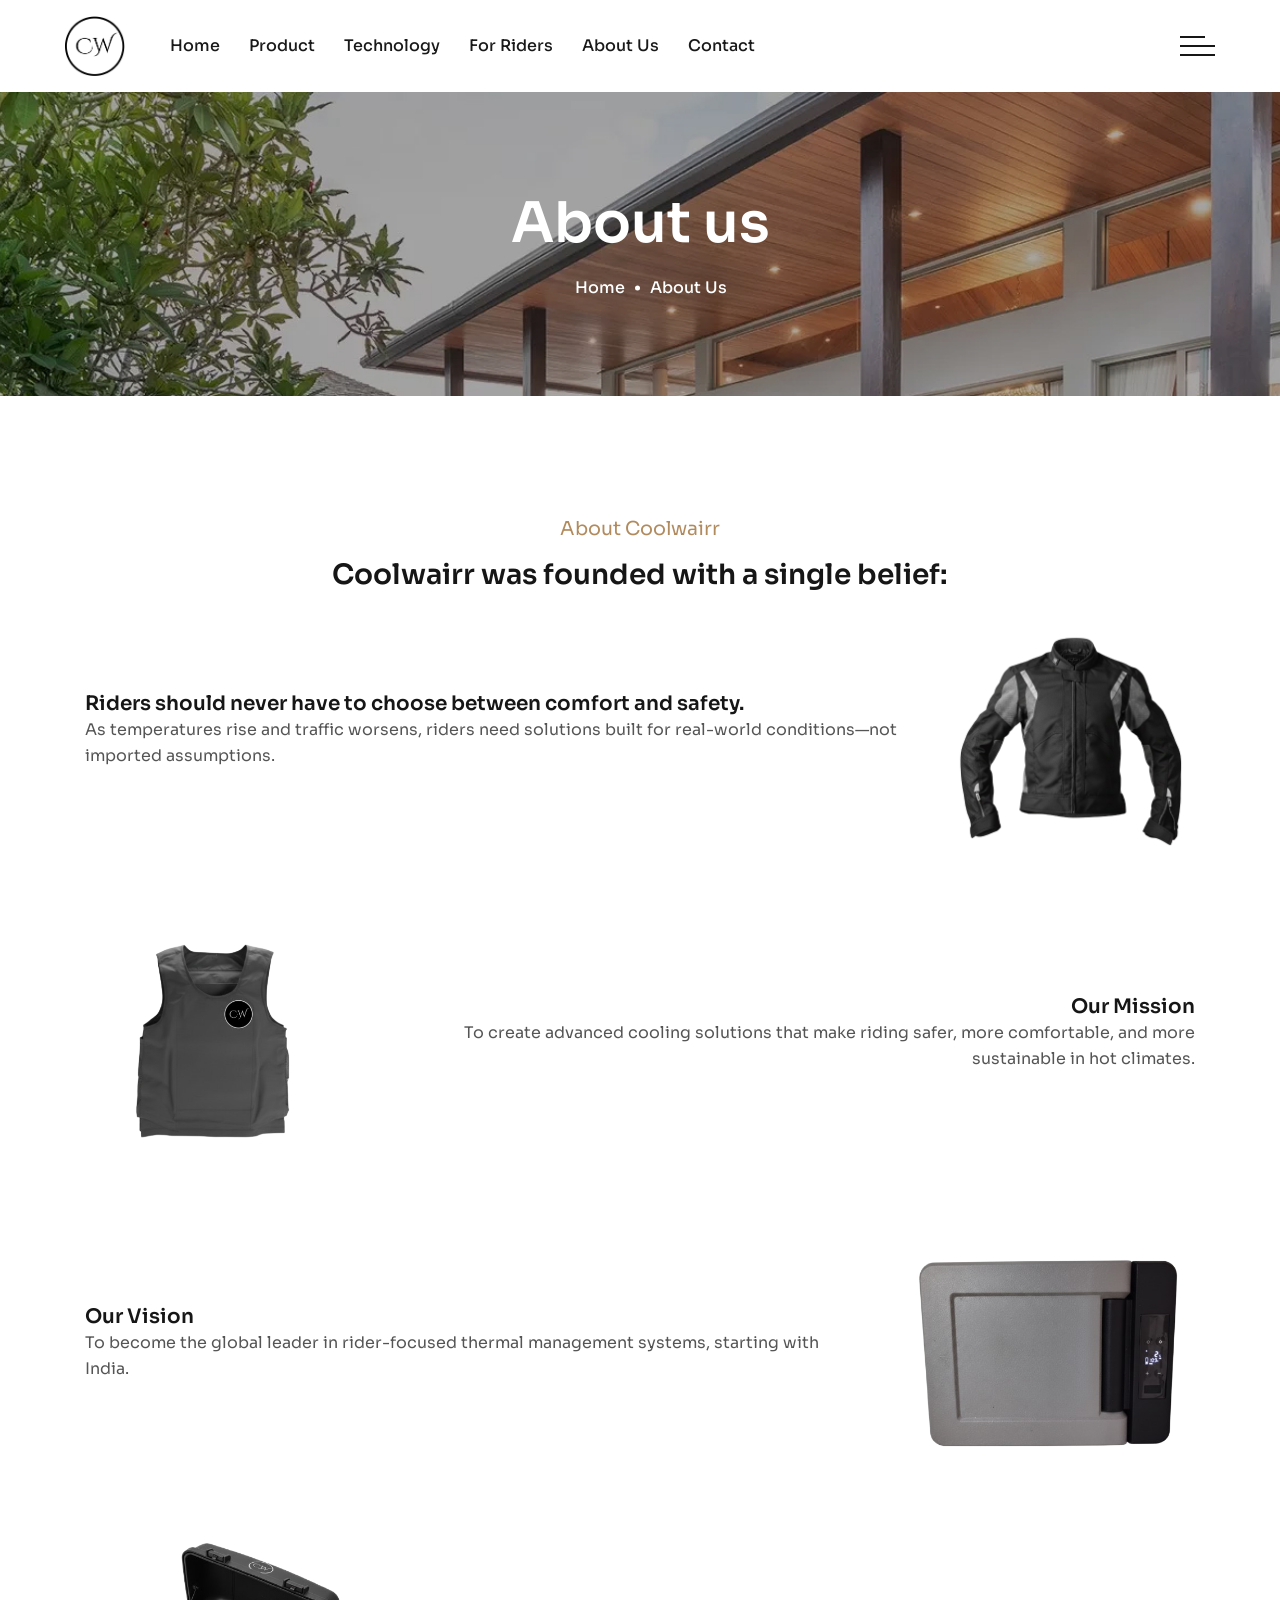
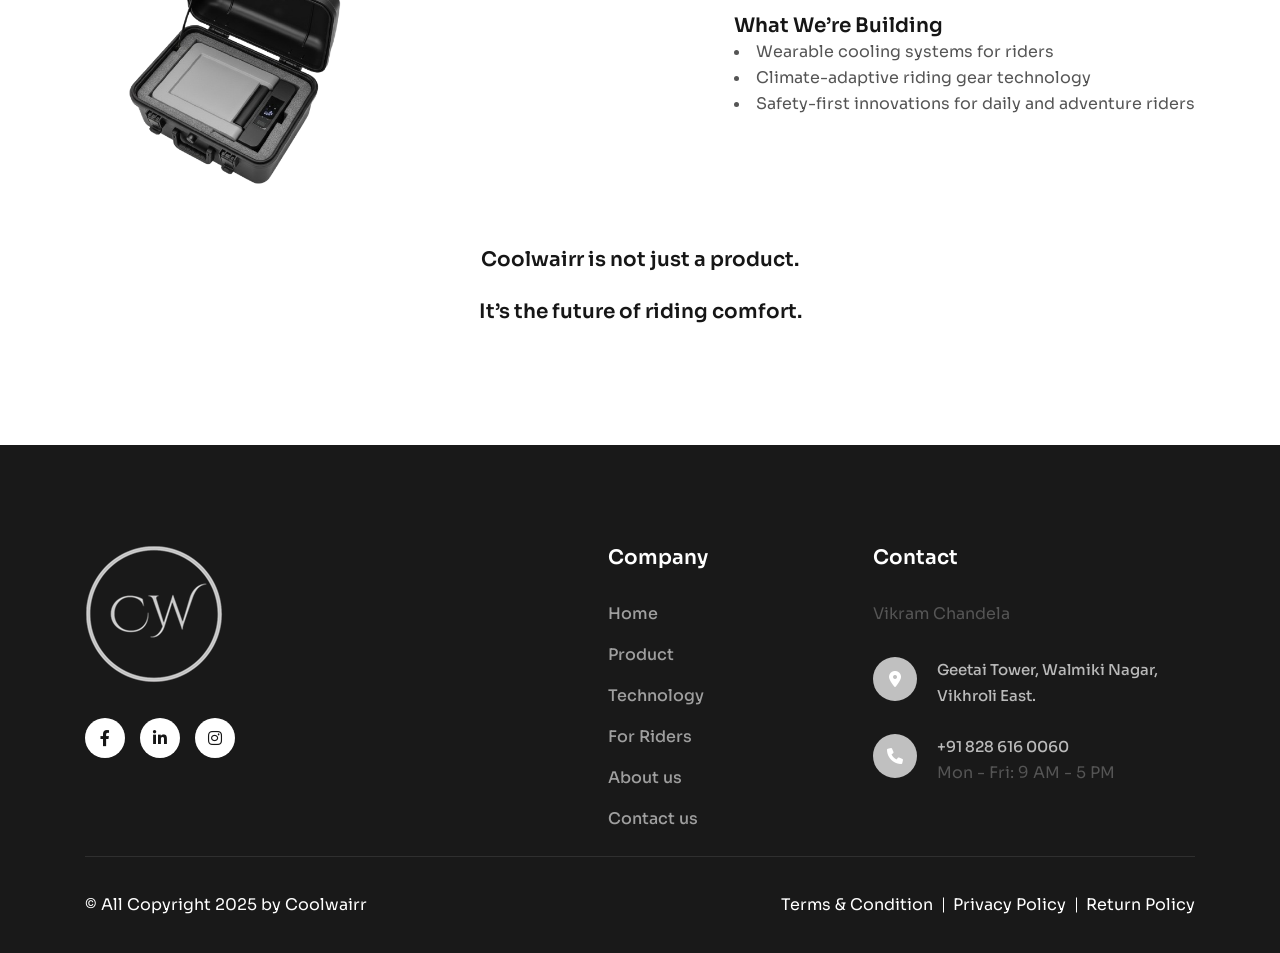
<file: about.html>
<!doctype html>
<html class="no-js" lang="zxx">

<head>
   <meta charset="utf-8">
   <meta http-equiv="x-ua-compatible" content="ie=edge">
   <title>Coolwairr</title>
   <meta name="description" content="">
   <meta name="viewport" content="width=device-width, initial-scale=1">

   <!-- Place favicon.ico in the root directory -->
   <link rel="shortcut icon" type="image/x-icon" href="assets/imgs/favicon.png">

   <!-- CSS here -->
   <link rel="stylesheet" href="assets/css/bootstrap.min.css">
   <link rel="stylesheet" href="assets/css/meanmenu.min.css">
   <link rel="stylesheet" href="assets/css/animate.css">
   <link rel="stylesheet" href="assets/css/swiper.min.css">
   <link rel="stylesheet" href="assets/css/slick.css">
   <link rel="stylesheet" href="assets/css/magnific-popup.css">
   <link rel="stylesheet" href="assets/css/fontawesome-pro.css">
   <link rel="stylesheet" href="assets/css/spacing.css">
   <link rel="stylesheet" href="assets/css/main.css">
</head>

<body>

   <!-- preloader start -->
   <div id="preloader">
      <div class="bd-loader-inner">
         <div class="bd-loader">
            <span class="bd-loader-item"></span>
            <span class="bd-loader-item"></span>
            <span class="bd-loader-item"></span>
            <span class="bd-loader-item"></span>
            <span class="bd-loader-item"></span>
            <span class="bd-loader-item"></span>
            <span class="bd-loader-item"></span>
            <span class="bd-loader-item"></span>
         </div>
      </div>
   </div>
   <!-- preloader start -->

   <!-- Back to top start -->
   <div class="backtotop-wrap cursor-pointer">
      <svg class="backtotop-circle svg-content" width="100%" height="100%" viewBox="-1 -1 102 102">
         <path d="M50,1 a49,49 0 0,1 0,98 a49,49 0 0,1 0,-98" />
      </svg>
   </div>
   <!-- Back to top end -->

   <!-- search area start -->
   <div class="df-search-area">
      <div class="container">
         <div class="row">
            <div class="col-xl-12">
               <div class="df-search-form">
                  <div class="df-search-close text-center mb-20">
                     <button class="df-search-close-btn df-search-close-btn"></button>
                  </div>
                  <form action="#">
                     <div class="df-search-input mb-10">
                        <input type="text" placeholder="Search for product...">
                        <button type="submit"><i class="flaticon-search-1"></i></button>
                     </div>
                     <div class="df-search-category">
                        <span>Search by : </span>
                        <a href="#">Healthline, </a>
                        <a href="#">COVID-19, </a>
                        <a href="#">Surgery, </a>
                        <a href="#">Surgeon, </a>
                        <a href="#">Medical research</a>
                     </div>
                  </form>
               </div>
            </div>
         </div>
      </div>
   </div>
   <div class="body-overlay"></div>
   <!-- search area end -->

<!-- Offcanvas area start -->
   <div class="fix">
      <div class="offcanvas__info">
         <div class="offcanvas__wrapper">
            <div class="offcanvas__content">
               <div class="offcanvas__top mb-40 d-flex justify-content-between align-items-center">
                  <div class="offcanvas__logo">
                     <a href="index.html">
                        <img src="assets/imgs/furniture/logo/logo.png" alt="logo not found">
                     </a>
                  </div>
                  <div class="offcanvas__close">
                     <button>
                        <i class="fal fa-times"></i>
                     </button>
                  </div>
               </div>
               <!-- <div class="offcanvas__search mb-25">
                  <form action="#">
                     <input type="text" placeholder="What are you searching for?">
                     <button type="submit"><i class="far fa-search"></i></button>
                  </form>
               </div> -->
               <div class="mobile-menu fix mb-40"></div>
               <div class="offcanvas__contact mt-30 mb-20">
                  <h4 style="color: #fff;">Contact Info</h4>
                  <ul>
                     <li class="d-flex align-items-center">
                        <div class="offcanvas__contact-icon mr-15">
                           <i class="fal fa-map-marker-alt"></i>
                        </div>
                        <div class="offcanvas__contact-text">
                           <a target="_blank" href="https://maps.app.goo.gl/e54TD68jU2CD6Kzz8">Mumbai, Maharashtra.</a>
                        </div>
                     </li>
                     <li class="d-flex align-items-center">
                        <div class="offcanvas__contact-icon mr-15">
                           <i class="far fa-phone"></i>
                        </div>
                        <div class="offcanvas__contact-text">
                           <a href="tel:+917506595891">+917506595891</a>
                        </div>
                     </li>
                     <li class="d-flex align-items-center">
                        <div class="offcanvas__contact-icon mr-15">
                           <i class="fal fa-envelope"></i>
                        </div>
                        <div class="offcanvas__contact-text">
                           <a href="mailto:Vikrm@coolwairr.com"><span
                                 class="mailto:Vikrm@coolwairr.com">Vikrm@coolwairr.com</span></a>
                        </div>
                     </li>
                  </ul>
               </div>
               <div class="offcanvas__social">
                  <ul>
                     <li><a href="https://www.facebook.com/profile.php?id=61555035770147" target="_blank"><i
                              class="fab fa-facebook-f"></i></a></li>
                     <!-- <li><a href="#"><i class="fab fa-twitter"></i></a></li> -->
                     <li><a href="https://www.instagram.com/coollwair/?next=%2F" target="_blank"><i
                              class="fa-brands fa-instagram"></i></a></li>
                     <li><a href="https://www.linkedin.com/company/coolwairr/?viewAsMember=true" target="_blank"><i
                              class="fab fa-linkedin"></i></a></li>
                  </ul>
               </div>
            </div>
         </div>
      </div>
   </div>
   <div class="offcanvas__overlay"></div>
   <div class="offcanvas__overlay-white"></div>
   <!-- Offcanvas area start -->

   <!-- Header area start -->
   <header>
      <div class="header">
         <div class="header-top-area grocery__top-header">
            <div class="header-layout-4">
               <!--<div class="header-to-main d-none d-sm-flex">
                  <div class="link-text">
                     <span><img src="assets/imgs/icons/call.png" alt=""></span>
                     <a href="tel:+380961381876">+380961381876</a>
                  </div>
                  <div class="header-top-notice d-none d-lg-block">
                     <p>TAKE CARE OF YOUR Health <span class="text-white">25% OFF</span> USE CODE “ DOFIX03 ”</p>
                  </div>
                  <div class="tp-header-top-menu d-flex align-items-center justify-content-end">
                     <div class="header-lang-item header-lang">
                        <span class="header-lang-toggle text-white" id="header-lang-toggle">English</span>
                        <ul class="">
                           <li>
                              <a class="furniture-clr-hover" href="#">Spanish</a>
                           </li>
                           <li>
                              <a class="furniture-clr-hover" href="#">Russian</a>
                           </li>
                           <li>
                              <a class="furniture-clr-hover" href="#">Portuguese</a>
                           </li>
                        </ul>
                     </div>
                     <div class="header-lang-item tp-header-currency">
                        <span class="header-currency-toggle text-white" id="header-currency-toggle">USD</span>
                        <ul>
                           <li>
                              <a class="furniture-clr-hover" href="#">EUR</a>
                           </li>
                           <li>
                              <a class="furniture-clr-hover" href="#">CHF</a>
                           </li>
                           <li>
                              <a class="furniture-clr-hover" href="#">GBP</a>
                           </li>
                           <li>
                              <a class="furniture-clr-hover" href="#">KWD</a>
                           </li>
                        </ul>
                     </div>
                     <div class="header-lang-item tp-header-setting">
                        <span class="header-setting-toggle text-white" id="header-setting-toggle">Setting</span>
                        <ul>
                           <li>
                              <a class="furniture-clr-hover" href="#">My Profile</a>
                           </li>
                           <li>
                              <a class="furniture-clr-hover" href="wishlist.html">Wishlist</a>
                           </li>
                           <li>
                              <a class="furniture-clr-hover" href="cart.html">Cart</a>
                           </li>
                           <li>
                              <a class="furniture-clr-hover" href="#">Logout</a>
                           </li>
                        </ul>
                     </div>
                  </div>
               </div>-->
            </div>
         </div>
         <div class="header-layout-4 header-bottom">
            <div id="header-sticky" class="header-4">
               <div class="mega-menu-wrapper">
                  <div class="header-main-4">
                     <div class="header-left">
                        <div class="header-logo">
                           <a href="index.html">
                              <img src="assets/imgs/furniture/logo/logo-silver.png" alt="logo not found">
                           </a>
                        </div>
                        <div class="mean__menu-wrapper furniture__menu d-none d-lg-block">
                           <div class="main-menu">
                              <nav id="mobile-menu">
                                 <ul>
                                    <li>
                                       <a href="index.html">Home</a>
                                       <!-- <ul class="submenu">
                                          <li><a href="pharmacy.html">Pharmacy Store</a></li>
                                          <li><a href="index.html">Furniture Store</a></li>
                                          <li><a href="grocery.html">Grocery Store</a></li>
                                       </ul> -->
                                    </li>
                                    <!-- <li>
                                       <a href="about.html">About</a>
                                    </li> -->
                                    <li>
                                       <a href="product.html">Product</a>
                                    </li>
                                    <li>
                                       <a href="technology.html">Technology</a>
                                    </li>
                                    <li>
                                       <a href="riders.html">For Riders</a>
                                    </li>
                                    <li>
                                       <a href="about.html">About Us</a>
                                    </li>
                                    <!-- <ul class="submenu">
                                          <li><a href="product.html">Product</a></li>
                                          <li><a href="product-details.html">Product Details</a></li>
                                          <li><a href="wishlist.html">Wishlist</a></li>
                                          <li><a href="cart.html">Cart</a></li>
                                          <li><a href="checkout.html">Checkout</a></li>
                                       </ul>
                                    </li>
                                    <li class="has-dropdown">
                                       <a href="about.html">Pages</a>
                                       <ul class="submenu">
                                          <li><a href="about.html">About Us</a></li>
                                          <li><a href="store.html">Find a Store</a></li>
                                          <li><a href="portfolio.html">Portfolio</a></li>
                                          <li><a href="portfolio-details.html">Portfolio Details</a></li>
                                          <li><a href="faq.html">Faq</a></li>
                                          <li><a href="coming-soon.html">Coming Soon</a></li>
                                          <li><a href="error.html">404</a></li>
                                       </ul>
                                    </li>
                                    <li class="has-dropdown">
                                       <a href="blog.html">Blog</a>
                                       <ul class="submenu">
                                          <li><a href="blog.html">Blog Default</a></li>
                                          <li><a href="blog-grid.html">Blog Grid</a></li>
                                          <li><a href="blog-details.html">Blog Details</a></li>
                                       </ul>
                                    </li> -->
                                    <li>
                                       <a href="contact.html">Contact</a>
                                    </li>
                                 </ul>
                              </nav>
                           </div>
                        </div>
                     </div>
                     <div class="header-right d-inline-flex align-items-center justify-content-end">
                        <!-- <div class="header-search d-none d-xxl-block">
                           <form action="#">
                              <input type="text" placeholder="Search...">
                              <button type="submit">
                                 <svg width="18" height="18" viewBox="0 0 18 18" fill="none"
                                    xmlns="http://www.w3.org/2000/svg">
                                    <path d="M13.4443 13.4445L16.9999 17" stroke="white" stroke-width="2"
                                       stroke-linecap="round" stroke-linejoin="round" />
                                    <path
                                       d="M15.2222 8.11111C15.2222 12.0385 12.0385 15.2222 8.11111 15.2222C4.18375 15.2222 1 12.0385 1 8.11111C1 4.18375 4.18375 1 8.11111 1C12.0385 1 15.2222 4.18375 15.2222 8.11111Z"
                                       stroke="white" stroke-width="2" />
                                 </svg>
                              </button>
                           </form>
                        </div>
                        <div class="header-action d-flex align-items-center ml-30">
                           <div class="header-action-item">
                              <a href="wishlist.html" class="header-action-btn">
                                 <svg width="23" height="21" viewBox="0 0 23 21" fill="none"
                                    xmlns="http://www.w3.org/2000/svg">
                                    <path
                                       d="M21.2743 2.33413C20.6448 1.60193 19.8543 1.01306 18.9596 0.609951C18.0649 0.206838 17.0883 -0.0004864 16.1002 0.00291444C14.4096 -0.0462975 12.7637 0.529279 11.5011 1.61122C10.2385 0.529279 8.59252 -0.0462975 6.90191 0.00291444C5.91383 -0.0004864 4.93727 0.206838 4.04257 0.609951C3.14788 1.01306 2.35732 1.60193 1.72785 2.33413C0.632101 3.61193 -0.514239 5.92547 0.245772 9.69587C1.4588 15.7168 10.5548 20.6578 10.9388 20.8601C11.11 20.9518 11.3028 21 11.4988 21C11.6948 21 11.8875 20.9518 12.0587 20.8601C12.445 20.6534 21.541 15.7124 22.7518 9.69587C23.5164 5.92547 22.37 3.61193 21.2743 2.33413ZM20.4993 9.27583C19.6416 13.5326 13.4074 17.492 11.5011 18.6173C8.81516 17.0587 3.28927 13.1457 2.50856 9.27583C1.91872 6.35103 2.72587 4.65208 3.50773 3.74126C3.9212 3.26166 4.43995 2.87596 5.02678 2.61185C5.6136 2.34774 6.25396 2.21175 6.90191 2.21365C7.59396 2.16375 8.28765 2.2871 8.91534 2.57168C9.54304 2.85626 10.0833 3.29235 10.4835 3.83743C10.5822 4.012 10.7278 4.15794 10.9051 4.26003C11.0824 4.36212 11.2849 4.41662 11.4916 4.41787C11.6983 4.41911 11.9015 4.36704 12.0801 4.26709C12.2587 4.16714 12.4062 4.02296 12.5071 3.84959C12.9065 3.30026 13.448 2.86048 14.0781 2.57361C14.7081 2.28674 15.4051 2.16267 16.1002 2.21365C16.7495 2.21061 17.3915 2.34604 17.9798 2.6102C18.5681 2.87435 19.0881 3.26065 19.5025 3.74126C20.282 4.65208 21.0892 6.35103 20.4993 9.27583Z"
                                       fill="black" />
                                 </svg>
                                 <span class="header-action-badge bg-furniture">3</span>
                              </a>
                           </div>
                           <div class="header-action-item">
                              <a href="cart.html" class="header-action-btn cartmini-open-btn">
                                 <svg width="21" height="23" viewBox="0 0 21 23" fill="none"
                                    xmlns="http://www.w3.org/2000/svg">
                                    <path
                                       d="M14.0625 10.6C14.0625 12.5883 12.4676 14.2 10.5 14.2C8.53243 14.2 6.9375 12.5883 6.9375 10.6M1 5.8H20M1 5.8V13C1 20.6402 2.33946 22 10.5 22C18.6605 22 20 20.6402 20 13V5.8M1 5.8L2.71856 2.32668C3.12087 1.5136 3.94324 1 4.84283 1H16.1571C17.0568 1 17.8791 1.5136 18.2814 2.32668L20 5.8"
                                       stroke="black" stroke-width="2" stroke-linecap="round" stroke-linejoin="round" />
                                 </svg>
                                 <span class="header-action-badge bg-furniture">12</span>
                              </a>
                           </div> 
                        </div>-->
                        <div class="header-humbager ml-30">
                           <a class="sidebar__toggle" href="javascript:void(0)">
                              <div class="bar-icon-2">
                                 <span></span>
                                 <span></span>
                                 <span></span>
                              </div>
                           </a>
                           <!-- for wp -->
                           <div class="header__hamburger ml-50 d-none">
                              <button type="button" class="hamburger-btn offcanvas-open-btn">
                                 <span>01</span>
                                 <span>01</span>
                                 <span>01</span>
                              </button>
                           </div>
                        </div>
                     </div>
                  </div>
               </div>
            </div>
         </div>
      </div>
   </header>
   <!-- Header area end -->

   <!-- Body main wrapper start -->
   <main>

      <!-- Breadcrumb area start  -->
      <div class="breadcrumb__area theme-bg-1 p-relative z-index-11 pt-95 pb-95">
         <div class="breadcrumb__thumb" data-background="assets/imgs/bg/breadcrumb-bg.jpg"></div>
         <div class="container">
            <div class="row justify-content-center">
               <div class="col-xxl-12">
                  <div class="breadcrumb__wrapper text-center">
                     <h2 class="breadcrumb__title">About us</h2>
                     <div class="breadcrumb__menu">
                        <nav>
                           <ul>
                              <li><span><a href="index.html">Home</a></span></li>
                              <li><span>About Us</span></li>
                           </ul>
                        </nav>
                     </div>
                  </div>
               </div>
            </div>
         </div>
      </div>
      <!-- Breadcrumb area start  -->

      <!-- About area start -->
      <section class="about-area pt-120 pb-120">
         <div class="container">
            <div class="row g-4 justify-content-center text-center">
               <!-- Left Column: About Text -->
               <div>
                  <div class="wow fadeInRight animated" data-wow-delay="0.3s">
                     <div class="mb-20">
                        <span class="mb-15 d-block" style="color: #B18B5E; font-size: larger;">About Coolwairr</span>
                        <h3>Coolwairr was founded with a single belief:</h3>
                     </div>

                     <div class="about-container">


                        <section>
                           <div class="about-container">

                              <!-- Section 1 -->
                              <div class="section flex-left">
                                 <div class="text">
                                    <h5>Riders should never have to choose between comfort and safety.</h5>
                                    <p>As temperatures rise and traffic worsens, riders need solutions built for
                                       real-world conditions—not imported assumptions.</p>
                                 </div>
                                 <div class="image">
                                    <img src="assets/imgs/furniture/banner/Coolwairr_Cooling_Jacket.png" alt="Our Mission" />
                                 </div>
                              </div>

                              <!-- Section 2 -->
                              <div class="section flex-right">
                                 <div class="text">
                                    <h5>Our Mission</h5>
                                    <p>To create advanced cooling solutions that make riding safer, more comfortable,
                                       and more sustainable in hot climates.</p>
                                 </div>
                                 <div class="image">
                                    <img src="assets/imgs/furniture/banner/coolwairr-cooling-vest1.png" alt="Who We Are" />
                                 </div>
                              </div>

                              <!-- Section 3 -->
                              <div class="section flex-left">
                                 <div class="text">
                                    <h5>Our Vision</h5>
                                    <p>To become the global leader in rider-focused thermal management systems, starting
                                       with India.</p>
                                 </div>
                                 <div class="image">
                                    <img src="assets/imgs/furniture/banner/Coolwairr_cooling_uni.png" alt="What We Do" />
                                 </div>
                              </div>

                              <!-- Section 4 -->
                              <div class="section flex-right">
                                 <div class="text">
                                    <h5 style="text-align: left;" >What We’re Building</h5>
                                    <ul>
                                       <li>Wearable cooling systems for riders</li>
                                       <li>Climate-adaptive riding gear technology</li>
                                       <li>Safety-first innovations for daily and adventure riders</li>
                                    </ul>
                                 </div>
                                 <div class="image">
                                    <img src="assets/imgs/furniture/banner/Coolwairr_cooling_Unit2.png" alt="Who We Are" />
                                 </div>
                              </div>

                              <div>
                                 <h5>Coolwairr is not just a product.</h5><br>
                                 <h5>It’s the future of riding comfort.</h5>
                              </div>

                           </div>

                     </div>
                  </div>

                  <!-- Right Column: Image -->
                  <!--<div class="col-xxl-6 col-xl-6 col-lg-6">
            <img class="w-100 mx-auto" src="assets/imgs/coolwairr/about/about-image1.jpg" alt="Coolwairr in Action">
         </div>-->
               </div>
            </div>
      </section>

      <!-- About area end -->

      <!-- About video area start -->
      <!--<div class="postbox__thumb postbox__video w-img p-relative">
         <a href="blog-details.html">
            <img src="assets/imgs/furniture/about/about-video-image.jpg" alt="image">
         </a>
         <a href="https://www.youtube.com/watch?v=YkfPITD2C8Y" class="play-btn pulse-btn popup-video"><i
               class="fas fa-play"></i></a>
      </div>-->
      <!-- About video area end -->

      <!-- Support area start -->
      <!--<section class="support-area section-space">
         <div class="container">
            <div class="row g-5">
               <div class="col-xxl-4 col-xl-4 col-lg-4 col-md-6">
                  <div class="support-item">
                     <div class="support-content">
                        <h3>Exclusive offers for you</h3>
                        <p>Get weekly deals, valuable health information and more.</p>
                        <a class="join-btn furniture-btn" href="#">sing up<span><i
                                 class="fa-regular fa-angle-right"></i></span></a>
                     </div>
                  </div>
               </div>
               <div class="col-xxl-4 col-xl-4 col-lg-4 col-md-6">
                  <div class="support-item is-light-yellow">
                     <div class="support-content">
                        <h3>Join Our Community</h3>
                        <p>Get weekly deals, valuable health information and more.</p>
                        <a class="join-btn furniture-btn" href="#">Join FREE now<span><i
                                 class="fa-regular fa-angle-right"></i></span></a>
                     </div>
                  </div>
               </div>
               <div class="col-xxl-4 col-xl-4 col-lg-4 col-md-6">
                  <div class="support-item is-pale-pink">
                     <div class="support-content">
                        <h3>Get our FREE app Now!</h3>
                        <p>Get weekly deals, valuable health information and more.</p>
                        <div class="mobile__app-download">
                           <a class="app__download" href="#">
                              <img src="assets/imgs/app/play-store.png" alt="image not found">
                           </a>
                           <a class="app__download" href="#">
                              <img src="assets/imgs/app/apple-store.png" alt="image not found">
                           </a>
                        </div>
                     </div>
                  </div>
               </div>
            </div>
         </div>
      </section>-->
      <!-- Support area end -->

   </main>
   <!-- Body main wrapper end -->

   <!-- Footer area start -->
   <footer class="footer-bg">
      <div class="footer-area pt-100 pb-20">
         <div class="footer-style-4">
            <div class="container">
               <div class="footer-grid-3">
                  <div class="footer-widget-4">
                     <div class="footer-logo mb-35">
                        <a href="index.html"><img src="assets/imgs/furniture/logo/logo.png" alt="image not found"></a>
                     </div>
                     <!-- <p>It helps designers plan out where the content will sit, the content to be written and approved.
                     </p> -->
                     <div class="theme-social">
                        <a class="furniture-bg-hover" href="https://www.facebook.com/profile.php?id=61555035770147"
                           target="_blank"><i class="fa-brands fa-facebook-f"></i></a>
                        <!-- <a class="furniture-bg-hover" href="#"><i class="fa-brands fa-twitter"></i></a> -->
                        <a class="furniture-bg-hover"
                           href="https://www.linkedin.com/company/coolwairr/?viewAsMember=true" target="_blank"><i
                              class="fa-brands fa-linkedin-in"></i></a>
                        <a class="furniture-bg-hover" href="https://www.instagram.com/coollwair/?next=%2F"
                           target="_blank"><i class="fa-brands fa-instagram"></i></a>
                     </div>
                  </div>
                  <div class="footer-widget-4">
                     <div class="footer-widget-title">
                        <!-- <h4>Services</h4> -->
                     </div>
                     <div class="footer-link">
                        <ul>
                           <!-- <li><a href="error.html">Log In</a></li>
                           <li><a href="wishlist.html">Wishlist</a></li> -->
                           <!-- <li><a href="error.html">Return Policy</a></li>
                           <li><a href="error.html">Privacy policy</a></li> -->
                           <!-- <li><a href="faq.html">Shopping FAQs</a></li> -->
                        </ul>
                     </div>
                  </div>
                  <div class="footer-widget-4">
                     <div class="footer-widget-title">
                        <h4>Company</h4>
                     </div>
                     <div class="footer-link">
                        <ul>
                           <li><a href="index.html">Home</a></li>
                           <li><a href="product.html">Product</a></li>
                           <li>
                              <a href="technology.html">Technology</a>
                           </li>
                           <li>
                              <a href="riders.html">For Riders</a>
                           </li>
                           <li><a href="about.html">About us </a></li>
                           <!-- <li><a href="blog.html">Blog</a></li> -->
                           <li><a href="contact.html">Contact us</a></li>
                        </ul>
                     </div>
                  </div>
                  <div class="footer-widget footer-col-4">
                     <div class="footer-widget-title">
                        <h4>Contact</h4>
                     </div>
                     <div class="footer-info mb-35">
                        <p class="w-75">Vikram Chandela</p>
                        <div class="footer-info-item d-flex align-items-start pb-15 pt-15">
                           <div class="footer-info-icon mr-20">
                              <span> <i class="fa-solid fa-location-dot furniture-icon"></i></span>
                           </div>
                           <div class="footer-info-text">
                              <a class="furniture-clr-hover" target="_blank"
                                 href="https://maps.app.goo.gl/G5rBFQSNvnxUEE8n7">Geetai Tower, Walmiki Nagar, Vikhroli
                                 East.</a>
                           </div>
                        </div>
                        <div class="footer-info-item d-flex align-items-start">
                           <div class="footer-info-icon mr-20">
                              <span><i class="fa-solid fa-phone furniture-icon"></i></span>
                           </div>
                           <div class="footer-info-text">
                              <a class="furniture-clr-hover" href="tel:828-616-0060">+91 828 616 0060</a>
                              <p>Mon - Fri: 9 AM - 5 PM</p>
                           </div>
                        </div>
                     </div>
                  </div>
               </div>
            </div>
         </div>
      </div>
      <div class="container">
         <div class="footer-copyright-area b-t">
            <div class="footer-copyright-wrapper">
               <div class="footer-copyright-text">
                  <p class="mb-0">© All Copyright 2025 by <a target="_blank" class="furniture-clr-hover"
                        href="#">Coolwairr</a></p>
               </div>
               <!-- <div class="footer-payment d-flex align-items-center gap-2">
                  <div class="footer-payment-item mb-0">
                     <div class="footer-payment-thumb">
                        <img src="assets/imgs/icons/payoneer.png" alt="">
                     </div>
                  </div>
                  <div class="footer-payment-item mb-0">
                     <div class="footer-payment-thumb">
                        <img src="assets/imgs/icons/maser.png" alt="">
                     </div>
                  </div>
                  <div class="footer-payment-item">
                     <div class="footer-payment-thumb">
                        <img src="assets/imgs/icons/paypal.png" alt="">
                     </div>
                  </div>
               </div> -->
               <div class="footer-conditions">
                  <ul>
                     <li><a class="furniture-clr-hover" href="#">Terms & Condition</a></li>
                     <li><a class="furniture-clr-hover" href="#">Privacy Policy</a></li>
                     <li><a class="furniture-clr-hover"href="#">Return Policy</a></li>
                  </ul>
               </div>
            </div>
         </div>
      </div>
   </footer>
   <!-- Footer area end -->

   <!-- JS here -->
   <script src="assets/js/jquery-3.6.0.min.js"></script>
   <script src="assets/js/waypoints.min.js"></script>
   <script src="assets/js/bootstrap.bundle.min.js"></script>
   <script src="assets/js/meanmenu.min.js"></script>
   <script src="assets/js/swiper.min.js"></script>
   <script src="assets/js/slick.min.js"></script>
   <script src="assets/js/magnific-popup.min.js"></script>
   <script src="assets/js/counterup.js"></script>
   <script src="assets/js/wow.js"></script>
   <script src="assets/js/ajax-form.js"></script>
   <script src="assets/js/beforeafter.jquery-1.0.0.min.js"></script>
   <script src="assets/js/main.js"></script>
</body>


<!-- Mirrored from gramentheme.com/html/addina/about.html by HTTrack Website Copier/3.x [XR&CO'2014], Sun, 21 Sep 2025 12:28:10 GMT -->

</html>
</file>
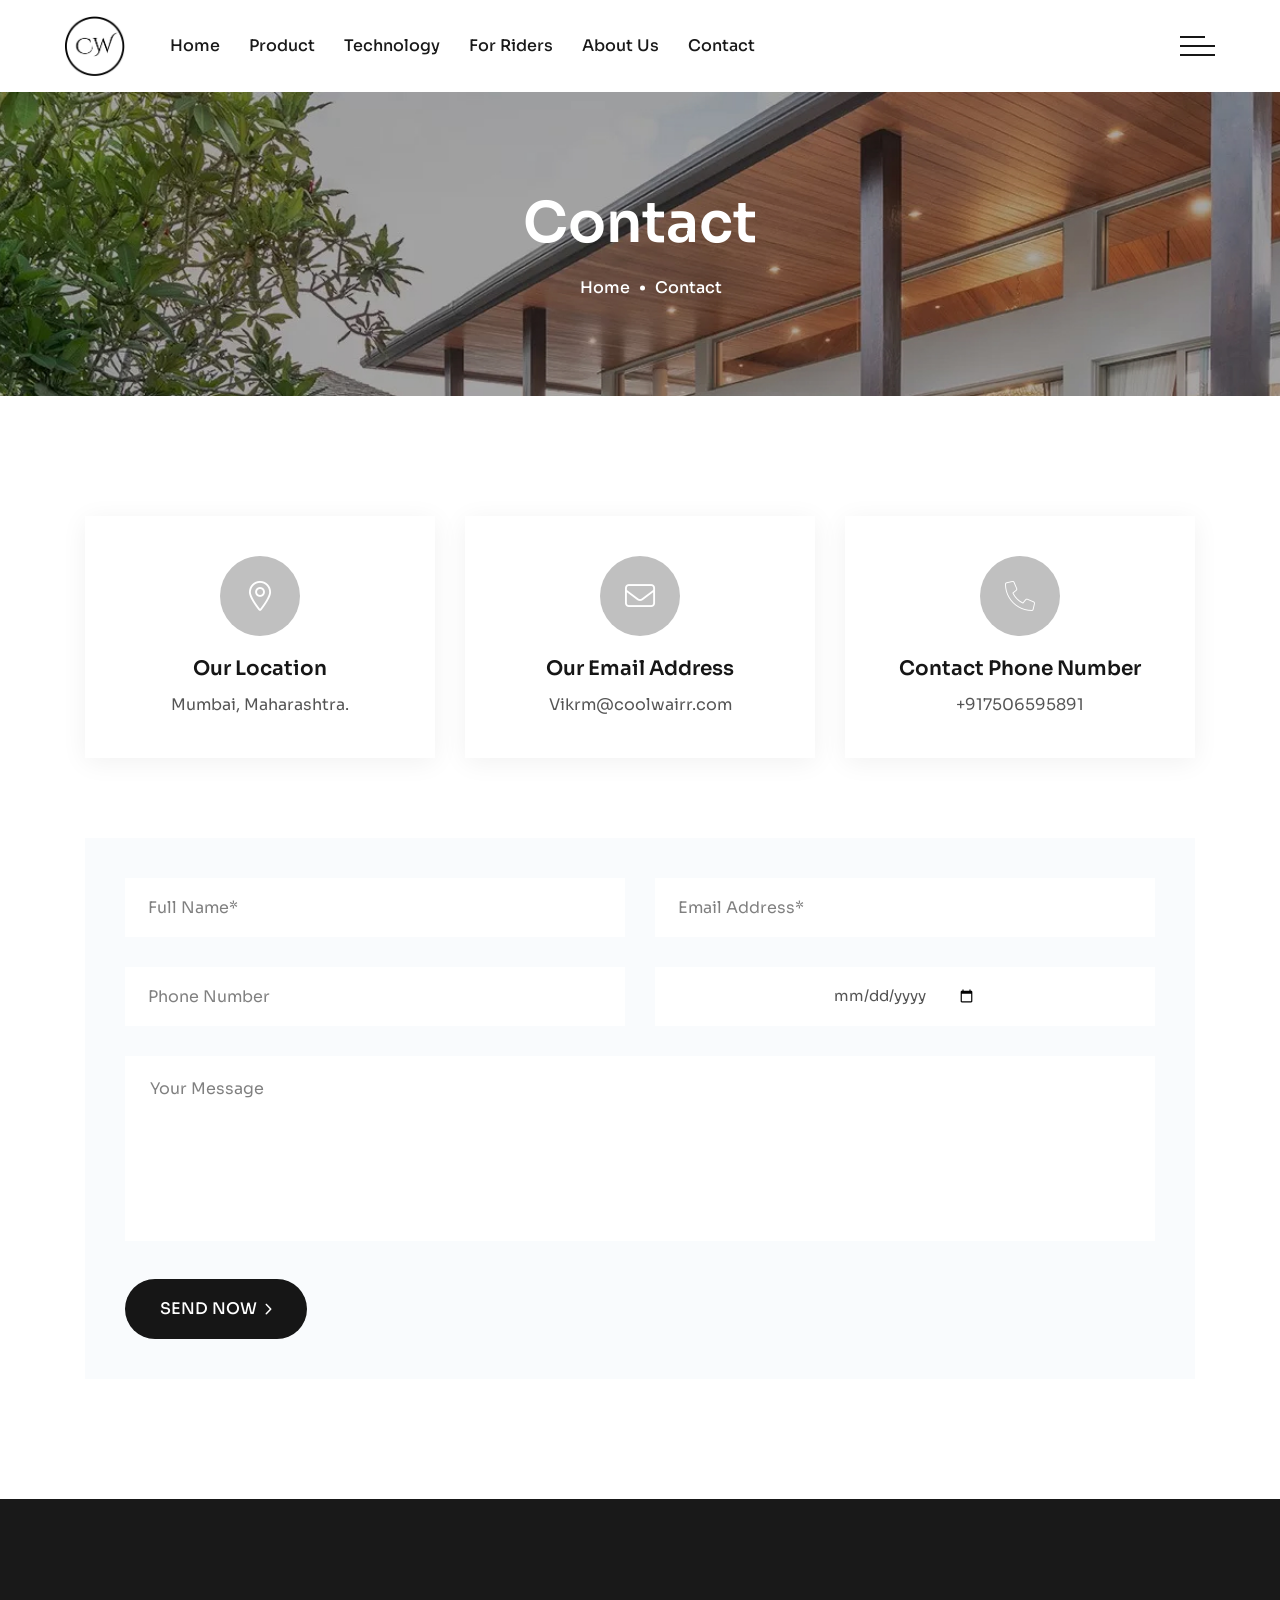
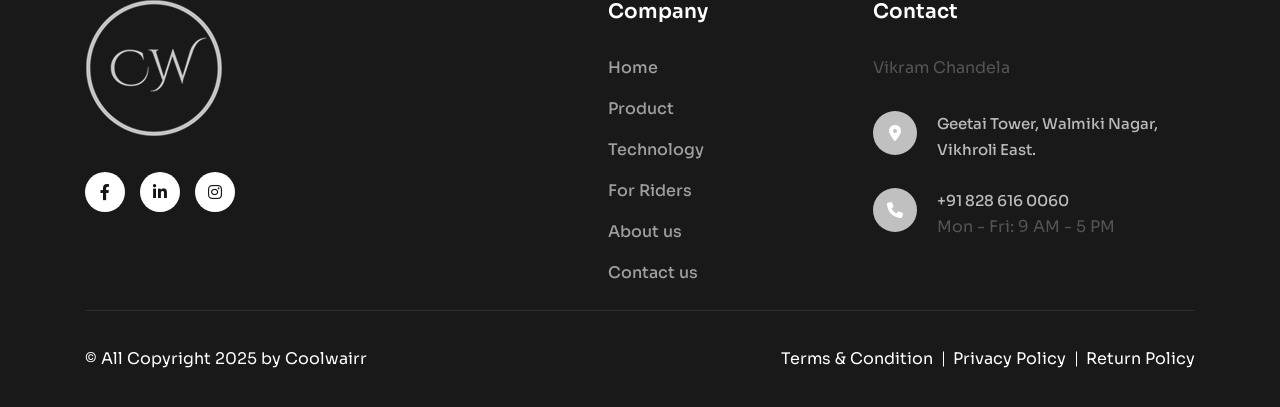
<file: contact.html>
<!doctype html>
<html class="no-js" lang="zxx">

<head>
   <meta charset="utf-8">
   <meta http-equiv="x-ua-compatible" content="ie=edge">
   <title>Coolwairr</title>
   <meta name="description" content="">
   <meta name="viewport" content="width=device-width, initial-scale=1.0">

   <!-- Place favicon.ico in the root directory -->
   <link rel="shortcut icon" type="image/x-icon" href="assets/imgs/favicon.png">

   <!-- CSS here -->
   <link rel="stylesheet" href="assets/css/bootstrap.min.css">
   <link rel="stylesheet" href="assets/css/meanmenu.min.css">
   <link rel="stylesheet" href="assets/css/animate.css">
   <link rel="stylesheet" href="assets/css/swiper.min.css">
   <link rel="stylesheet" href="assets/css/slick.css">
   <link rel="stylesheet" href="assets/css/magnific-popup.css">
   <link rel="stylesheet" href="assets/css/fontawesome-pro.css">
   <link rel="stylesheet" href="assets/css/spacing.css">
   <link rel="stylesheet" href="assets/css/main.css">
</head>

<body>

   <!-- preloader start -->
   <div id="preloader">
      <div class="bd-loader-inner">
         <div class="bd-loader">
            <span class="bd-loader-item"></span>
            <span class="bd-loader-item"></span>
            <span class="bd-loader-item"></span>
            <span class="bd-loader-item"></span>
            <span class="bd-loader-item"></span>
            <span class="bd-loader-item"></span>
            <span class="bd-loader-item"></span>
            <span class="bd-loader-item"></span>
         </div>
      </div>
   </div>
   <!-- preloader start -->

   <!-- Back to top start -->
   <div class="backtotop-wrap cursor-pointer">
      <svg class="backtotop-circle svg-content" width="100%" height="100%" viewBox="-1 -1 102 102">
         <path d="M50,1 a49,49 0 0,1 0,98 a49,49 0 0,1 0,-98" />
      </svg>
   </div>
   <!-- Back to top end -->

   <!-- search area start -->
   <div class="df-search-area">
      <div class="container">
         <div class="row">
            <div class="col-xl-12">
               <div class="df-search-form">
                  <div class="df-search-close text-center mb-20">
                     <button class="df-search-close-btn df-search-close-btn"></button>
                  </div>
                  <form action="#">
                     <div class="df-search-input mb-10">
                        <input type="text" placeholder="Search for product...">
                        <button type="submit"><i class="flaticon-search-1"></i></button>
                     </div>
                     <div class="df-search-category">
                        <span>Search by : </span>
                        <a href="#">Healthline, </a>
                        <a href="#">COVID-19, </a>
                        <a href="#">Surgery, </a>
                        <a href="#">Surgeon, </a>
                        <a href="#">Medical research</a>
                     </div>
                  </form>
               </div>
            </div>
         </div>
      </div>
   </div>
   <div class="body-overlay"></div>
   <!-- search area end -->

   <!-- Offcanvas area start -->
   <div class="fix">
      <div class="offcanvas__info">
         <div class="offcanvas__wrapper">
            <div class="offcanvas__content">
               <div class="offcanvas__top mb-40 d-flex justify-content-between align-items-center">
                  <div class="offcanvas__logo">
                     <a href="index.html">
                        <img src="assets/imgs/furniture/logo/logo.png" alt="logo not found">
                     </a>
                  </div>
                  <div class="offcanvas__close">
                     <button>
                        <i class="fal fa-times"></i>
                     </button>
                  </div>
               </div>
               <!-- <div class="offcanvas__search mb-25">
                  <form action="#">
                     <input type="text" placeholder="What are you searching for?">
                     <button type="submit"><i class="far fa-search"></i></button>
                  </form>
               </div> -->
               <div class="mobile-menu fix mb-40"></div>
               <div class="offcanvas__contact mt-30 mb-20">
                  <h4 style="color: #fff;">Contact Info</h4>
                  <ul>
                     <li class="d-flex align-items-center">
                        <div class="offcanvas__contact-icon mr-15">
                           <i class="fal fa-map-marker-alt"></i>
                        </div>
                        <div class="offcanvas__contact-text">
                           <a target="_blank"
                              href="https://maps.app.goo.gl/e54TD68jU2CD6Kzz8">Mumbai, Maharashtra.</a>
                        </div>
                     </li>
                     <li class="d-flex align-items-center">
                        <div class="offcanvas__contact-icon mr-15">
                           <i class="far fa-phone"></i>
                        </div>
                        <div class="offcanvas__contact-text">
                           <a href="tel:+917506595891">+917506595891</a>
                        </div>
                     </li>
                     <li class="d-flex align-items-center">
                        <div class="offcanvas__contact-icon mr-15">
                           <i class="fal fa-envelope"></i>
                        </div>
                        <div class="offcanvas__contact-text">
                           <a href="mailto:Vikrm@coolwairr.com"><span class="mailto:Vikrm@coolwairr.com">Vikrm@coolwairr.com</span></a>
                        </div>
                     </li>
                  </ul>
               </div>
               <div class="offcanvas__social">
                  <ul>
                     <li><a href="https://www.facebook.com/profile.php?id=61555035770147" target="_blank"><i class="fab fa-facebook-f"></i></a></li>
                     <!-- <li><a href="#"><i class="fab fa-twitter"></i></a></li> -->
                     <li><a href="https://www.instagram.com/coollwair/?next=%2F" target="_blank"><i class="fa-brands fa-instagram"></i></a></li>
                     <li><a href="https://www.linkedin.com/company/coolwairr/?viewAsMember=true" target="_blank"><i class="fab fa-linkedin"></i></a></li>
                  </ul>
               </div>
            </div>
         </div>
      </div>
   </div>
   <div class="offcanvas__overlay"></div>
   <div class="offcanvas__overlay-white"></div>
   <!-- Offcanvas area start -->

   <!-- Header area start -->
   <header>
      <div class="header">
         <div class="header-top-area grocery__top-header">
            <div class="header-layout-4">
               <!--<div class="header-to-main d-none d-sm-flex">
                  <div class="link-text">
                     <span><img src="assets/imgs/icons/call.png" alt=""></span>
                     <a href="tel:+380961381876">+380961381876</a>
                  </div>
                  <div class="header-top-notice d-none d-lg-block">
                     <p>TAKE CARE OF YOUR Health <span class="text-white">25% OFF</span> USE CODE “ DOFIX03 ”</p>
                  </div>
                  <div class="tp-header-top-menu d-flex align-items-center justify-content-end">
                     <div class="header-lang-item header-lang">
                        <span class="header-lang-toggle text-white" id="header-lang-toggle">English</span>
                        <ul class="">
                           <li>
                              <a class="furniture-clr-hover" href="#">Spanish</a>
                           </li>
                           <li>
                              <a class="furniture-clr-hover" href="#">Russian</a>
                           </li>
                           <li>
                              <a class="furniture-clr-hover" href="#">Portuguese</a>
                           </li>
                        </ul>
                     </div>
                     <div class="header-lang-item tp-header-currency">
                        <span class="header-currency-toggle text-white" id="header-currency-toggle">USD</span>
                        <ul>
                           <li>
                              <a class="furniture-clr-hover" href="#">EUR</a>
                           </li>
                           <li>
                              <a class="furniture-clr-hover" href="#">CHF</a>
                           </li>
                           <li>
                              <a class="furniture-clr-hover" href="#">GBP</a>
                           </li>
                           <li>
                              <a class="furniture-clr-hover" href="#">KWD</a>
                           </li>
                        </ul>
                     </div>
                     <div class="header-lang-item tp-header-setting">
                        <span class="header-setting-toggle text-white" id="header-setting-toggle">Setting</span>
                        <ul>
                           <li>
                              <a class="furniture-clr-hover" href="#">My Profile</a>
                           </li>
                           <li>
                              <a class="furniture-clr-hover" href="wishlist.html">Wishlist</a>
                           </li>
                           <li>
                              <a class="furniture-clr-hover" href="cart.html">Cart</a>
                           </li>
                           <li>
                              <a class="furniture-clr-hover" href="#">Logout</a>
                           </li>
                        </ul>
                     </div>
                  </div>
               </div>-->
            </div>
         </div>
         <div class="header-layout-4 header-bottom">
            <div id="header-sticky" class="header-4">
               <div class="mega-menu-wrapper">
                  <div class="header-main-4">
                     <div class="header-left">
                        <div class="header-logo">
                           <a href="index.html">
                              <img src="assets/imgs/furniture/logo/logo-silver.png" alt="logo not found">
                           </a>
                        </div>
                        <div class="mean__menu-wrapper furniture__menu d-none d-lg-block">
                           <div class="main-menu">
                              <nav id="mobile-menu">
                                 <ul>
                                    <li>
                                       <a href="index.html">Home</a>
                                       <!-- <ul class="submenu">
                                          <li><a href="pharmacy.html">Pharmacy Store</a></li>
                                          <li><a href="index.html">Furniture Store</a></li>
                                          <li><a href="grocery.html">Grocery Store</a></li>
                                       </ul> -->
                                    </li>
                                    <!-- <li>
                                       <a href="about.html">About</a>
                                    </li> -->
                                    <li>
                                       <a href="product.html">Product</a>
                                    </li>
                                    <li>
                                       <a href="technology.html">Technology</a>
                                    </li>
                                    <li>
                                       <a href="riders.html">For Riders</a>
                                    </li>
                                    <li>
                                       <a href="about.html">About Us</a>
                                    </li>
                                    <!-- <ul class="submenu">
                                          <li><a href="product.html">Product</a></li>
                                          <li><a href="product-details.html">Product Details</a></li>
                                          <li><a href="wishlist.html">Wishlist</a></li>
                                          <li><a href="cart.html">Cart</a></li>
                                          <li><a href="checkout.html">Checkout</a></li>
                                       </ul>
                                    </li>
                                    <li class="has-dropdown">
                                       <a href="about.html">Pages</a>
                                       <ul class="submenu">
                                          <li><a href="about.html">About Us</a></li>
                                          <li><a href="store.html">Find a Store</a></li>
                                          <li><a href="portfolio.html">Portfolio</a></li>
                                          <li><a href="portfolio-details.html">Portfolio Details</a></li>
                                          <li><a href="faq.html">Faq</a></li>
                                          <li><a href="coming-soon.html">Coming Soon</a></li>
                                          <li><a href="error.html">404</a></li>
                                       </ul>
                                    </li>
                                    <li class="has-dropdown">
                                       <a href="blog.html">Blog</a>
                                       <ul class="submenu">
                                          <li><a href="blog.html">Blog Default</a></li>
                                          <li><a href="blog-grid.html">Blog Grid</a></li>
                                          <li><a href="blog-details.html">Blog Details</a></li>
                                       </ul>
                                    </li> -->
                                    <li>
                                       <a href="contact.html">Contact</a>
                                    </li>
                                 </ul>
                              </nav>
                           </div>
                        </div>
                     </div>
                     <div class="header-right d-inline-flex align-items-center justify-content-end">
                        <!-- <div class="header-search d-none d-xxl-block">
                           <form action="#">
                              <input type="text" placeholder="Search...">
                              <button type="submit">
                                 <svg width="18" height="18" viewBox="0 0 18 18" fill="none"
                                    xmlns="http://www.w3.org/2000/svg">
                                    <path d="M13.4443 13.4445L16.9999 17" stroke="white" stroke-width="2"
                                       stroke-linecap="round" stroke-linejoin="round" />
                                    <path
                                       d="M15.2222 8.11111C15.2222 12.0385 12.0385 15.2222 8.11111 15.2222C4.18375 15.2222 1 12.0385 1 8.11111C1 4.18375 4.18375 1 8.11111 1C12.0385 1 15.2222 4.18375 15.2222 8.11111Z"
                                       stroke="white" stroke-width="2" />
                                 </svg>
                              </button>
                           </form>
                        </div>
                        <div class="header-action d-flex align-items-center ml-30">
                           <div class="header-action-item">
                              <a href="wishlist.html" class="header-action-btn">
                                 <svg width="23" height="21" viewBox="0 0 23 21" fill="none"
                                    xmlns="http://www.w3.org/2000/svg">
                                    <path
                                       d="M21.2743 2.33413C20.6448 1.60193 19.8543 1.01306 18.9596 0.609951C18.0649 0.206838 17.0883 -0.0004864 16.1002 0.00291444C14.4096 -0.0462975 12.7637 0.529279 11.5011 1.61122C10.2385 0.529279 8.59252 -0.0462975 6.90191 0.00291444C5.91383 -0.0004864 4.93727 0.206838 4.04257 0.609951C3.14788 1.01306 2.35732 1.60193 1.72785 2.33413C0.632101 3.61193 -0.514239 5.92547 0.245772 9.69587C1.4588 15.7168 10.5548 20.6578 10.9388 20.8601C11.11 20.9518 11.3028 21 11.4988 21C11.6948 21 11.8875 20.9518 12.0587 20.8601C12.445 20.6534 21.541 15.7124 22.7518 9.69587C23.5164 5.92547 22.37 3.61193 21.2743 2.33413ZM20.4993 9.27583C19.6416 13.5326 13.4074 17.492 11.5011 18.6173C8.81516 17.0587 3.28927 13.1457 2.50856 9.27583C1.91872 6.35103 2.72587 4.65208 3.50773 3.74126C3.9212 3.26166 4.43995 2.87596 5.02678 2.61185C5.6136 2.34774 6.25396 2.21175 6.90191 2.21365C7.59396 2.16375 8.28765 2.2871 8.91534 2.57168C9.54304 2.85626 10.0833 3.29235 10.4835 3.83743C10.5822 4.012 10.7278 4.15794 10.9051 4.26003C11.0824 4.36212 11.2849 4.41662 11.4916 4.41787C11.6983 4.41911 11.9015 4.36704 12.0801 4.26709C12.2587 4.16714 12.4062 4.02296 12.5071 3.84959C12.9065 3.30026 13.448 2.86048 14.0781 2.57361C14.7081 2.28674 15.4051 2.16267 16.1002 2.21365C16.7495 2.21061 17.3915 2.34604 17.9798 2.6102C18.5681 2.87435 19.0881 3.26065 19.5025 3.74126C20.282 4.65208 21.0892 6.35103 20.4993 9.27583Z"
                                       fill="black" />
                                 </svg>
                                 <span class="header-action-badge bg-furniture">3</span>
                              </a>
                           </div>
                           <div class="header-action-item">
                              <a href="cart.html" class="header-action-btn cartmini-open-btn">
                                 <svg width="21" height="23" viewBox="0 0 21 23" fill="none"
                                    xmlns="http://www.w3.org/2000/svg">
                                    <path
                                       d="M14.0625 10.6C14.0625 12.5883 12.4676 14.2 10.5 14.2C8.53243 14.2 6.9375 12.5883 6.9375 10.6M1 5.8H20M1 5.8V13C1 20.6402 2.33946 22 10.5 22C18.6605 22 20 20.6402 20 13V5.8M1 5.8L2.71856 2.32668C3.12087 1.5136 3.94324 1 4.84283 1H16.1571C17.0568 1 17.8791 1.5136 18.2814 2.32668L20 5.8"
                                       stroke="black" stroke-width="2" stroke-linecap="round" stroke-linejoin="round" />
                                 </svg>
                                 <span class="header-action-badge bg-furniture">12</span>
                              </a>
                           </div> 
                        </div>-->
                        <div class="header-humbager ml-30">
                           <a class="sidebar__toggle" href="javascript:void(0)">
                              <div class="bar-icon-2">
                                 <span></span>
                                 <span></span>
                                 <span></span>
                              </div>
                           </a>
                           <!-- for wp -->
                           <div class="header__hamburger ml-50 d-none">
                              <button type="button" class="hamburger-btn offcanvas-open-btn">
                                 <span>01</span>
                                 <span>01</span>
                                 <span>01</span>
                              </button>
                           </div>
                        </div>
                     </div>
                  </div>
               </div>
            </div>
         </div>
      </div>
   </header>
   <!-- Header area end -->

   <!-- Body main wrapper start -->
   <main>

      <!-- Breadcrumb area start  -->
      <div class="breadcrumb__area theme-bg-1 p-relative z-index-11 pt-95 pb-95">
         <div class="breadcrumb__thumb" data-background="assets/imgs/bg/breadcrumb-bg.jpg"></div>
         <div class="container">
            <div class="row justify-content-center">
               <div class="col-xxl-12">
                  <div class="breadcrumb__wrapper text-center">
                     <h2 class="breadcrumb__title">Contact</h2>
                     <div class="breadcrumb__menu">
                        <nav>
                           <ul>
                              <li><span><a href="index.html">Home</a></span></li>
                              <li><span>Contact</span></li>
                           </ul>
                        </nav>
                     </div>
                  </div>
               </div>
            </div>
         </div>
      </div>
      <!-- Breadcrumb area start  -->

      <!-- Contact area start -->
      <div class="contact-area section-space">
         <div class="container">
            <div class="row g-5">
               <div class="col-xxl-4 col-xl-4 col-lg-6">
                  <div class="contact-info-item text-center">
                     <div class="contact-info-icon">
                        <span><i class="fa-light fa-location-dot"></i></span>
                     </div>
                     <div class="contact-info-content">
                        <h4>Our Location</h4>
                        <p><a href="https://maps.app.goo.gl/e54TD68jU2CD6Kzz8">Mumbai, Maharashtra.</a></p>
                     </div>
                  </div>
               </div>
               <div class="col-xxl-4 col-xl-4 col-lg-6">
                  <div class="contact-info-item text-center">
                     <div class="contact-info-icon">
                        <span><i class="fa-light fa-envelope"></i></span>
                     </div>
                     <div class="contact-info-content">
                        <h4>Our Email Address</h4>
                        <span><a href="mailto:Vikrm@coolwairr.com">Vikrm@coolwairr.com</a></span>
                       
                     </div>
                  </div>
               </div>
               <div class="col-xxl-4 col-xl-4 col-lg-6">
                  <div class="contact-info-item text-center">
                     <div class="contact-info-icon">
                        <span><i class="fa-thin fa-phone"></i></span>
                     </div>
                     <div class="contact-info-content">
                        <h4>Contact Phone Number</h4>
                        <span><a href="tel:+917506595891">+917506595891</a></span>
                        
                     </div>
                  </div>
               </div>
            </div>
            <div class="contact-wrapper pt-80">
               <!-- <div class="row gy-50"> -->
                  <!-- <div class="col-xxl-6 col-xl-6">
                     <div class="contact-map">
                        
                        <iframe
                           src="https://maps.google.com/maps?width=600&height=400&hl=en&q=mUMBAI&t=&z=14&ie=UTF8&iwloc=B&output=embed"></iframe>
                     </div>
                  </div> -->
                  <!-- <div class="col-xxl-6 col-xl-6"> -->
                     <div class="contact-from">
                        <form id="contact-form-to-sheet">
                           <div class="row">
                              <div class="col-lg-6">
                                 <div class="contact__from-input">
                                    <input type="text" name="name" placeholder="Full Name*">
                                 </div>
                              </div>
                              <div class="col-lg-6">
                                 <div class="contact__from-input">
                                    <input type="text" name="email" placeholder="Email Address*">
                                 </div>
                              </div>
                              <div class="col-lg-6">
                                 <div class="contact__from-input">
                                    <input type="tel" name="number" placeholder="Phone Number">
                                 </div>
                              </div>
                              <div class="col-lg-6">
                                 <div class="contact__from-input">
                                    <input type="date" name="date">
                                 </div>
                              </div>
                              <!--<div class="col-lg-6">
                                 <div class="contact__select mb-20">
                                    <select>
                                       <option value="0">Pediatric Clinic</option>
                                       <option value="2">DOGRIsis Clinic</option>
                                       <option value="3">Cardiac Clinic</option>
                                       <option value="1">Medical Pharmacy</option>
                                       <option value="1">Rehabilitation Therapy</option>
                                       <option value="1">Laryngological Clinic</option>
                                    </select>
                                 </div>
                              </div>
                              <div class="col-lg-6">
                                 <div class="contact__select mb-20">
                                    <select>
                                       <option value="0">Choose Doctor</option>
                                       <option value="2">Dr. Jalen Kothenbeutel</option>
                                       <option value="3">Dr. Jade Dayal</option>
                                       <option value="1">Dr. Zander Nishida</option>
                                       <option value="1">Dr. Mattie Tellers</option>
                                       <option value="1">Dr. Jade Dayal </option>
                                    </select>
                                 </div>
                              </div>-->

                              <div class="col-lg-12">
                                 <div class="contact__from-input">
                                    <textarea name="message" placeholder="Your Message"></textarea>
                                 </div>
                              </div>
                              <div class="col-12">
                                 <div class="appointment__btn">
                                    <button class="fill-btn" type="submit">
                                       <span class="fill-btn-inner">
                                          <span class="fill-btn-normal">send now<i
                                                class="fa-regular fa-angle-right"></i></span>
                                          <span class="fill-btn-hover">send now<i
                                                class="fa-regular fa-angle-right"></i></span>
                                       </span>
                                    </button>
                                 </div>
                              </div>
                           </div>
                        </form>
<script>
      const scriptURL =                       
      "https://script.google.com/macros/s/AKfycbxVydg60c2rnCrkkVP82290atwYG5pWaBMd1QbhZke3UVKKadAuc8tqkIzGW48TWVrCTQ/exec";
      const form = document.forms["contact-form-to-sheet"];
      form.addEventListener("submit", (e) => {
        e.preventDefault();
        var formData = new FormData(form);

        fetch(scriptURL, { method: "POST", body: formData })
          .then((response) => {
            alert("Done", "Submitted Successfully.", "success");
          })
          .catch((error) => {
            alert("Error", "Something went wrong. please try again!", "error");
          });
      });
    </script>
                     </div>
                  <!-- </div> -->
               <!-- </div> -->
            </div>
         </div>
      </div>
      <!-- Contact area end -->

   </main>
   <!-- Body main wrapper end -->

   <!-- Footer area start -->
   <footer class="footer-bg">
      <div class="footer-area pt-100 pb-20">
         <div class="footer-style-4">
            <div class="container">
               <div class="footer-grid-3">
                  <div class="footer-widget-4">
                     <div class="footer-logo mb-35">
                        <a href="index.html"><img src="assets/imgs/furniture/logo/logo.png" alt="image not found"></a>
                     </div>
                     <!-- <p>It helps designers plan out where the content will sit, the content to be written and approved.
                     </p> -->
                     <div class="theme-social">
                        <a class="furniture-bg-hover" href="https://www.facebook.com/profile.php?id=61555035770147"
                           target="_blank"><i class="fa-brands fa-facebook-f"></i></a>
                        <!-- <a class="furniture-bg-hover" href="#"><i class="fa-brands fa-twitter"></i></a> -->
                        <a class="furniture-bg-hover"
                           href="https://www.linkedin.com/company/coolwairr/?viewAsMember=true" target="_blank"><i
                              class="fa-brands fa-linkedin-in"></i></a>
                        <a class="furniture-bg-hover" href="https://www.instagram.com/coollwair/?next=%2F"
                           target="_blank"><i class="fa-brands fa-instagram"></i></a>
                     </div>
                  </div>
                  <div class="footer-widget-4">
                     <div class="footer-widget-title">
                        <!-- <h4>Services</h4> -->
                     </div>
                     <div class="footer-link">
                        <ul>
                           <!-- <li><a href="error.html">Log In</a></li>
                           <li><a href="wishlist.html">Wishlist</a></li> -->
                           <!-- <li><a href="error.html">Return Policy</a></li>
                           <li><a href="error.html">Privacy policy</a></li> -->
                           <!-- <li><a href="faq.html">Shopping FAQs</a></li> -->
                        </ul>
                     </div>
                  </div>
                  <div class="footer-widget-4">
                     <div class="footer-widget-title">
                        <h4>Company</h4>
                     </div>
                     <div class="footer-link">
                        <ul>
                           <li><a href="index.html">Home</a></li>
                           <li><a href="product.html">Product</a></li>
                           <li>
                              <a href="technology.html">Technology</a>
                           </li>
                           <li>
                              <a href="riders.html">For Riders</a>
                           </li>
                           <li><a href="about.html">About us </a></li>
                           <!-- <li><a href="blog.html">Blog</a></li> -->
                           <li><a href="contact.html">Contact us</a></li>
                        </ul>
                     </div>
                  </div>
                  <div class="footer-widget footer-col-4">
                     <div class="footer-widget-title">
                        <h4>Contact</h4>
                     </div>
                     <div class="footer-info mb-35">
                        <p class="w-75">Vikram Chandela</p>
                        <div class="footer-info-item d-flex align-items-start pb-15 pt-15">
                           <div class="footer-info-icon mr-20">
                              <span> <i class="fa-solid fa-location-dot furniture-icon"></i></span>
                           </div>
                           <div class="footer-info-text">
                              <a class="furniture-clr-hover" target="_blank"
                                 href="https://maps.app.goo.gl/G5rBFQSNvnxUEE8n7">Geetai Tower, Walmiki Nagar, Vikhroli
                                 East.</a>
                           </div>
                        </div>
                        <div class="footer-info-item d-flex align-items-start">
                           <div class="footer-info-icon mr-20">
                              <span><i class="fa-solid fa-phone furniture-icon"></i></span>
                           </div>
                           <div class="footer-info-text">
                              <a class="furniture-clr-hover" href="tel:828-616-0060">+91 828 616 0060</a>
                              <p>Mon - Fri: 9 AM - 5 PM</p>
                           </div>
                        </div>
                     </div>
                  </div>
               </div>
            </div>
         </div>
      </div>
      <div class="container">
         <div class="footer-copyright-area b-t">
            <div class="footer-copyright-wrapper">
               <div class="footer-copyright-text">
                  <p class="mb-0">© All Copyright 2025 by <a target="_blank" class="furniture-clr-hover"
                        href="#">Coolwairr</a></p>
               </div>
               <!-- <div class="footer-payment d-flex align-items-center gap-2">
                  <div class="footer-payment-item mb-0">
                     <div class="footer-payment-thumb">
                        <img src="assets/imgs/icons/payoneer.png" alt="">
                     </div>
                  </div>
                  <div class="footer-payment-item mb-0">
                     <div class="footer-payment-thumb">
                        <img src="assets/imgs/icons/maser.png" alt="">
                     </div>
                  </div>
                  <div class="footer-payment-item">
                     <div class="footer-payment-thumb">
                        <img src="assets/imgs/icons/paypal.png" alt="">
                     </div>
                  </div>
               </div> -->
               <div class="footer-conditions">
                  <ul>
                     <li><a class="furniture-clr-hover" href="#">Terms & Condition</a></li>
                     <li><a class="furniture-clr-hover" href="#">Privacy Policy</a></li>
                     <li><a class="furniture-clr-hover"href="#">Return Policy</a></li>
                  </ul>
               </div>
            </div>
         </div>
      </div>
   </footer>
   <!-- Footer area end -->

   <!-- JS here -->
   <script src="assets/js/jquery-3.6.0.min.js"></script>
   <script src="assets/js/waypoints.min.js"></script>
   <script src="assets/js/bootstrap.bundle.min.js"></script>
   <script src="assets/js/meanmenu.min.js"></script>
   <script src="assets/js/swiper.min.js"></script>
   <script src="assets/js/slick.min.js"></script>
   <script src="assets/js/magnific-popup.min.js"></script>
   <script src="assets/js/counterup.js"></script>
   <script src="assets/js/wow.js"></script>
   <script src="assets/js/ajax-form.js"></script>
   <script src="assets/js/beforeafter.jquery-1.0.0.min.js"></script>
   <script src="assets/js/main.js"></script>
</body>


<!-- Mirrored from gramentheme.com/html/addina/contact.html by HTTrack Website Copier/3.x [XR&CO'2014], Sun, 21 Sep 2025 12:28:27 GMT -->
</html>
</file>
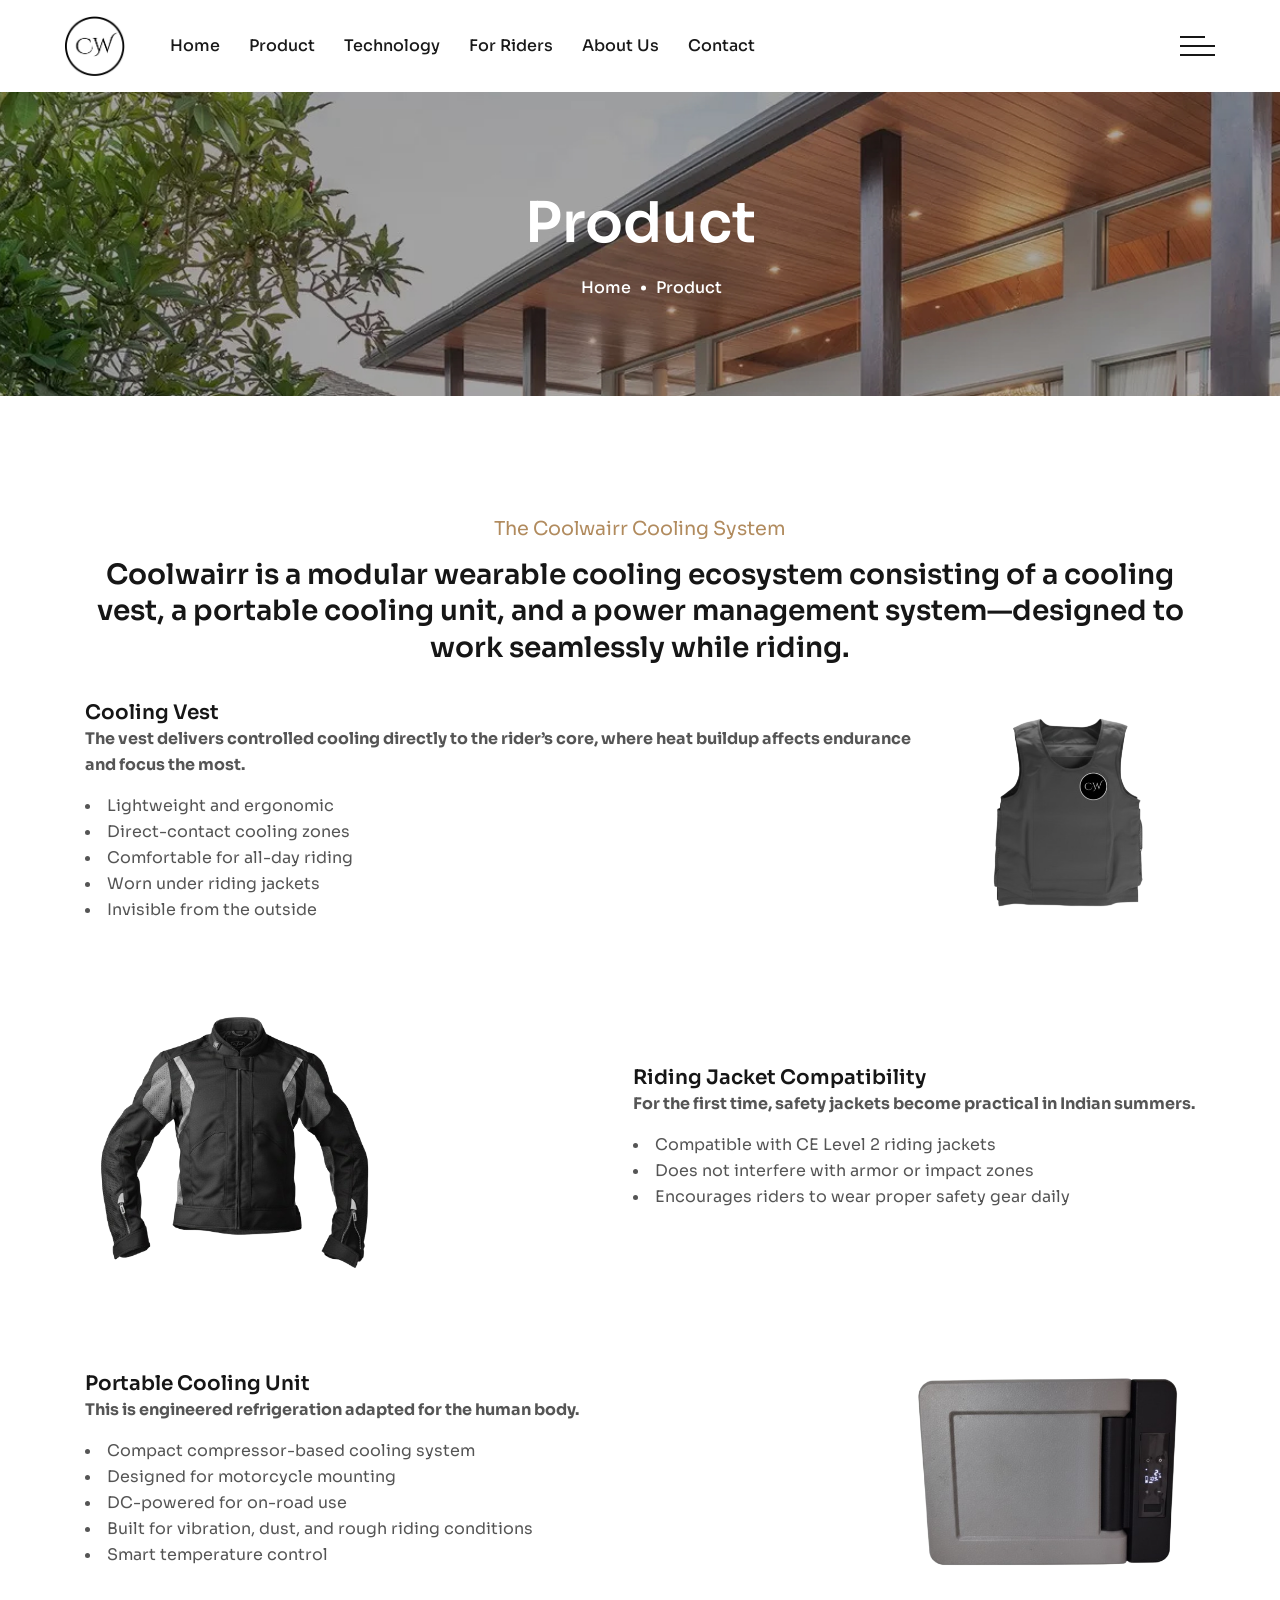
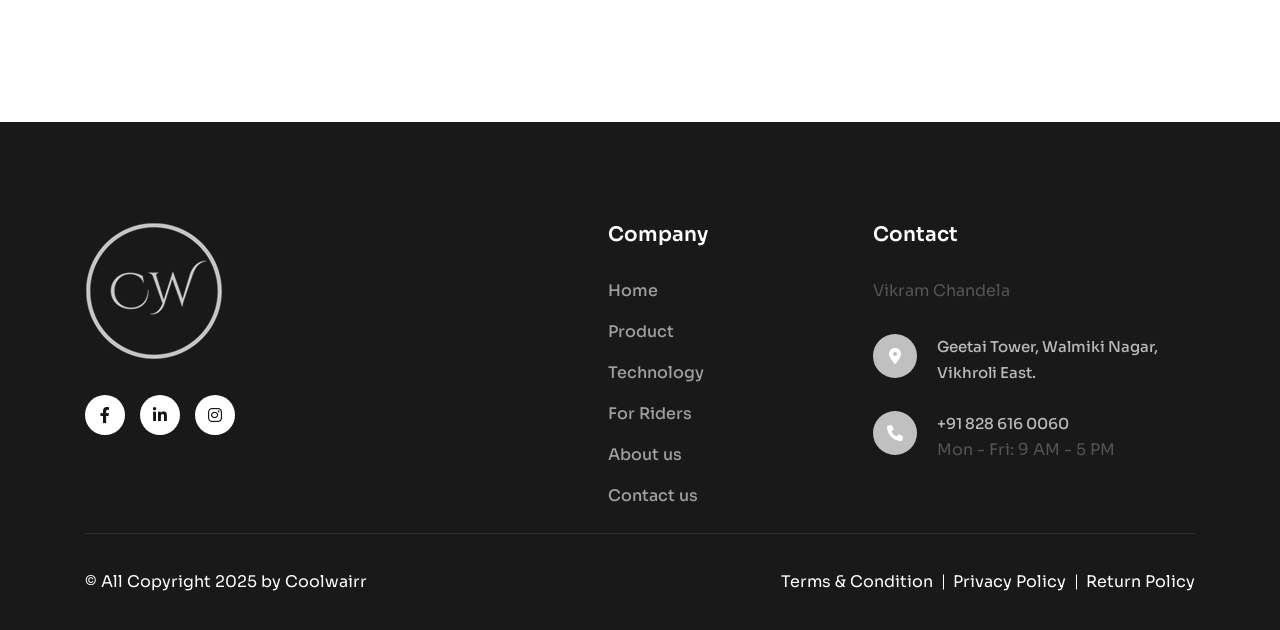
<file: product.html>
<!doctype html>
<html class="no-js" lang="zxx">

<head>
   <meta charset="utf-8">
   <meta http-equiv="x-ua-compatible" content="ie=edge">
   <title>Coolwairr</title>
   <meta name="description" content="">
   <meta name="viewport" content="width=device-width, initial-scale=1">

   <!-- Place favicon.ico in the root directory -->
   <link rel="shortcut icon" type="image/x-icon" href="assets/imgs/favicon.png">

   <!-- CSS here -->
   <link rel="stylesheet" href="assets/css/bootstrap.min.css">
   <link rel="stylesheet" href="assets/css/meanmenu.min.css">
   <link rel="stylesheet" href="assets/css/animate.css">
   <link rel="stylesheet" href="assets/css/swiper.min.css">
   <link rel="stylesheet" href="assets/css/slick.css">
   <link rel="stylesheet" href="assets/css/magnific-popup.css">
   <link rel="stylesheet" href="assets/css/fontawesome-pro.css">
   <link rel="stylesheet" href="assets/css/spacing.css">
   <link rel="stylesheet" href="assets/css/main.css">
</head>

<body>

   <!-- preloader start -->
   <div id="preloader">
      <div class="bd-loader-inner">
         <div class="bd-loader">
            <span class="bd-loader-item"></span>
            <span class="bd-loader-item"></span>
            <span class="bd-loader-item"></span>
            <span class="bd-loader-item"></span>
            <span class="bd-loader-item"></span>
            <span class="bd-loader-item"></span>
            <span class="bd-loader-item"></span>
            <span class="bd-loader-item"></span>
         </div>
      </div>
   </div>
   <!-- preloader start -->

   <!-- Back to top start -->
   <div class="backtotop-wrap cursor-pointer">
      <svg class="backtotop-circle svg-content" width="100%" height="100%" viewBox="-1 -1 102 102">
         <path d="M50,1 a49,49 0 0,1 0,98 a49,49 0 0,1 0,-98" />
      </svg>
   </div>
   <!-- Back to top end -->

   <!-- search area start 
   <div class="df-search-area">
      <div class="container">
         <div class="row">
            <div class="col-xl-12">
               <div class="df-search-form">
                  <div class="df-search-close text-center mb-20">
                     <button class="df-search-close-btn df-search-close-btn"></button>
                  </div>
                  <form action="#">
                     <div class="df-search-input mb-10">
                        <input type="text" placeholder="Search for product...">
                        <button type="submit"><i class="flaticon-search-1"></i></button>
                     </div>
                     <div class="df-search-category">
                        <span>Search by : </span>
                        <a href="#">Healthline, </a>
                        <a href="#">COVID-19, </a>
                        <a href="#">Surgery, </a>
                        <a href="#">Surgeon, </a>
                        <a href="#">Medical research</a>
                     </div>
                  </form>
               </div>
            </div>
         </div>
      </div>
   </div>
   <div class="body-overlay"></div>
    search area end -->

   <!-- Offcanvas area start -->
   <div class="fix">
      <div class="offcanvas__info">
         <div class="offcanvas__wrapper">
            <div class="offcanvas__content">
               <div class="offcanvas__top mb-40 d-flex justify-content-between align-items-center">
                  <div class="offcanvas__logo">
                     <a href="index.html">
                        <img src="assets/imgs/furniture/logo/logo.png" alt="logo not found">
                     </a>
                  </div>
                  <div class="offcanvas__close">
                     <button>
                        <i class="fal fa-times"></i>
                     </button>
                  </div>
               </div>
               <!-- <div class="offcanvas__search mb-25">
                  <form action="#">
                     <input type="text" placeholder="What are you searching for?">
                     <button type="submit"><i class="far fa-search"></i></button>
                  </form>
               </div> -->
               <div class="mobile-menu fix mb-40"></div>
               <div class="offcanvas__contact mt-30 mb-20">
                  <h4 style="color: #fff;">Contact Info</h4>
                  <ul>
                     <li class="d-flex align-items-center">
                        <div class="offcanvas__contact-icon mr-15">
                           <i class="fal fa-map-marker-alt"></i>
                        </div>
                        <div class="offcanvas__contact-text">
                           <a target="_blank" href="https://maps.app.goo.gl/e54TD68jU2CD6Kzz8">Mumbai, Maharashtra.</a>
                        </div>
                     </li>
                     <li class="d-flex align-items-center">
                        <div class="offcanvas__contact-icon mr-15">
                           <i class="far fa-phone"></i>
                        </div>
                        <div class="offcanvas__contact-text">
                           <a href="tel:+917506595891">+917506595891</a>
                        </div>
                     </li>
                     <li class="d-flex align-items-center">
                        <div class="offcanvas__contact-icon mr-15">
                           <i class="fal fa-envelope"></i>
                        </div>
                        <div class="offcanvas__contact-text">
                           <a href="mailto:Vikrm@coolwairr.com"><span
                                 class="mailto:Vikrm@coolwairr.com">Vikrm@coolwairr.com</span></a>
                        </div>
                     </li>
                  </ul>
               </div>
               <div class="offcanvas__social">
                  <ul>
                     <li><a href="https://www.facebook.com/profile.php?id=61555035770147" target="_blank"><i
                              class="fab fa-facebook-f"></i></a></li>
                     <!-- <li><a href="#"><i class="fab fa-twitter"></i></a></li> -->
                     <li><a href="https://www.instagram.com/coollwair/?next=%2F" target="_blank"><i
                              class="fa-brands fa-instagram"></i></a></li>
                     <li><a href="https://www.linkedin.com/company/coolwairr/?viewAsMember=true" target="_blank"><i
                              class="fab fa-linkedin"></i></a></li>
                  </ul>
               </div>
            </div>
         </div>
      </div>
   </div>
   <div class="offcanvas__overlay"></div>
   <div class="offcanvas__overlay-white"></div>
   <!-- Offcanvas area start -->

   <!-- Header area start -->
   <header>
      <div class="header">
         <div class="header-top-area grocery__top-header">
            <div class="header-layout-4">
               <!--<div class="header-to-main d-none d-sm-flex">
                  <div class="link-text">
                     <span><img src="assets/imgs/icons/call.png" alt=""></span>
                     <a href="tel:+380961381876">+380961381876</a>
                  </div>
                  <div class="header-top-notice d-none d-lg-block">
                     <p>TAKE CARE OF YOUR Health <span class="text-white">25% OFF</span> USE CODE “ DOFIX03 ”</p>
                  </div>
                  <div class="tp-header-top-menu d-flex align-items-center justify-content-end">
                     <div class="header-lang-item header-lang">
                        <span class="header-lang-toggle text-white" id="header-lang-toggle">English</span>
                        <ul class="">
                           <li>
                              <a class="furniture-clr-hover" href="#">Spanish</a>
                           </li>
                           <li>
                              <a class="furniture-clr-hover" href="#">Russian</a>
                           </li>
                           <li>
                              <a class="furniture-clr-hover" href="#">Portuguese</a>
                           </li>
                        </ul>
                     </div>
                     <div class="header-lang-item tp-header-currency">
                        <span class="header-currency-toggle text-white" id="header-currency-toggle">USD</span>
                        <ul>
                           <li>
                              <a class="furniture-clr-hover" href="#">EUR</a>
                           </li>
                           <li>
                              <a class="furniture-clr-hover" href="#">CHF</a>
                           </li>
                           <li>
                              <a class="furniture-clr-hover" href="#">GBP</a>
                           </li>
                           <li>
                              <a class="furniture-clr-hover" href="#">KWD</a>
                           </li>
                        </ul>
                     </div>
                     <div class="header-lang-item tp-header-setting">
                        <span class="header-setting-toggle text-white" id="header-setting-toggle">Setting</span>
                        <ul>
                           <li>
                              <a class="furniture-clr-hover" href="#">My Profile</a>
                           </li>
                           <li>
                              <a class="furniture-clr-hover" href="wishlist.html">Wishlist</a>
                           </li>
                           <li>
                              <a class="furniture-clr-hover" href="cart.html">Cart</a>
                           </li>
                           <li>
                              <a class="furniture-clr-hover" href="#">Logout</a>
                           </li>
                        </ul>
                     </div>
                  </div>
               </div>-->
            </div>
         </div>
         <div class="header-layout-4 header-bottom">
            <div id="header-sticky" class="header-4">
               <div class="mega-menu-wrapper">
                  <div class="header-main-4">
                     <div class="header-left">
                        <div class="header-logo">
                           <a href="index.html">
                              <img src="assets/imgs/furniture/logo/logo-silver.png" alt="logo not found">
                           </a>
                        </div>
                        <div class="mean__menu-wrapper furniture__menu d-none d-lg-block">
                           <div class="main-menu">
                              <nav id="mobile-menu">
                                 <ul>
                                    <li>
                                       <a href="index.html">Home</a>
                                       <!-- <ul class="submenu">
                                          <li><a href="pharmacy.html">Pharmacy Store</a></li>
                                          <li><a href="index.html">Furniture Store</a></li>
                                          <li><a href="grocery.html">Grocery Store</a></li>
                                       </ul> -->
                                    </li>
                                    <!-- <li>
                                       <a href="about.html">About</a>
                                    </li> -->
                                    <li>
                                       <a href="product.html">Product</a>
                                    </li>
                                    <li>
                                       <a href="technology.html">Technology</a>
                                    </li>
                                    <li>
                                       <a href="riders.html">For Riders</a>
                                    </li>
                                    <li>
                                       <a href="about.html">About Us</a>
                                    </li>
                                    <!-- <ul class="submenu">
                                          <li><a href="product.html">Product</a></li>
                                          <li><a href="product-details.html">Product Details</a></li>
                                          <li><a href="wishlist.html">Wishlist</a></li>
                                          <li><a href="cart.html">Cart</a></li>
                                          <li><a href="checkout.html">Checkout</a></li>
                                       </ul>
                                    </li>
                                    <li class="has-dropdown">
                                       <a href="about.html">Pages</a>
                                       <ul class="submenu">
                                          <li><a href="about.html">About Us</a></li>
                                          <li><a href="store.html">Find a Store</a></li>
                                          <li><a href="portfolio.html">Portfolio</a></li>
                                          <li><a href="portfolio-details.html">Portfolio Details</a></li>
                                          <li><a href="faq.html">Faq</a></li>
                                          <li><a href="coming-soon.html">Coming Soon</a></li>
                                          <li><a href="error.html">404</a></li>
                                       </ul>
                                    </li>
                                    <li class="has-dropdown">
                                       <a href="blog.html">Blog</a>
                                       <ul class="submenu">
                                          <li><a href="blog.html">Blog Default</a></li>
                                          <li><a href="blog-grid.html">Blog Grid</a></li>
                                          <li><a href="blog-details.html">Blog Details</a></li>
                                       </ul>
                                    </li> -->
                                    <li>
                                       <a href="contact.html">Contact</a>
                                    </li>
                                 </ul>
                              </nav>
                           </div>
                        </div>
                     </div>
                     <div class="header-right d-inline-flex align-items-center justify-content-end">
                        <!-- <div class="header-search d-none d-xxl-block">
                           <form action="#">
                              <input type="text" placeholder="Search...">
                              <button type="submit">
                                 <svg width="18" height="18" viewBox="0 0 18 18" fill="none"
                                    xmlns="http://www.w3.org/2000/svg">
                                    <path d="M13.4443 13.4445L16.9999 17" stroke="white" stroke-width="2"
                                       stroke-linecap="round" stroke-linejoin="round" />
                                    <path
                                       d="M15.2222 8.11111C15.2222 12.0385 12.0385 15.2222 8.11111 15.2222C4.18375 15.2222 1 12.0385 1 8.11111C1 4.18375 4.18375 1 8.11111 1C12.0385 1 15.2222 4.18375 15.2222 8.11111Z"
                                       stroke="white" stroke-width="2" />
                                 </svg>
                              </button>
                           </form>
                        </div>
                        <div class="header-action d-flex align-items-center ml-30">
                           <div class="header-action-item">
                              <a href="wishlist.html" class="header-action-btn">
                                 <svg width="23" height="21" viewBox="0 0 23 21" fill="none"
                                    xmlns="http://www.w3.org/2000/svg">
                                    <path
                                       d="M21.2743 2.33413C20.6448 1.60193 19.8543 1.01306 18.9596 0.609951C18.0649 0.206838 17.0883 -0.0004864 16.1002 0.00291444C14.4096 -0.0462975 12.7637 0.529279 11.5011 1.61122C10.2385 0.529279 8.59252 -0.0462975 6.90191 0.00291444C5.91383 -0.0004864 4.93727 0.206838 4.04257 0.609951C3.14788 1.01306 2.35732 1.60193 1.72785 2.33413C0.632101 3.61193 -0.514239 5.92547 0.245772 9.69587C1.4588 15.7168 10.5548 20.6578 10.9388 20.8601C11.11 20.9518 11.3028 21 11.4988 21C11.6948 21 11.8875 20.9518 12.0587 20.8601C12.445 20.6534 21.541 15.7124 22.7518 9.69587C23.5164 5.92547 22.37 3.61193 21.2743 2.33413ZM20.4993 9.27583C19.6416 13.5326 13.4074 17.492 11.5011 18.6173C8.81516 17.0587 3.28927 13.1457 2.50856 9.27583C1.91872 6.35103 2.72587 4.65208 3.50773 3.74126C3.9212 3.26166 4.43995 2.87596 5.02678 2.61185C5.6136 2.34774 6.25396 2.21175 6.90191 2.21365C7.59396 2.16375 8.28765 2.2871 8.91534 2.57168C9.54304 2.85626 10.0833 3.29235 10.4835 3.83743C10.5822 4.012 10.7278 4.15794 10.9051 4.26003C11.0824 4.36212 11.2849 4.41662 11.4916 4.41787C11.6983 4.41911 11.9015 4.36704 12.0801 4.26709C12.2587 4.16714 12.4062 4.02296 12.5071 3.84959C12.9065 3.30026 13.448 2.86048 14.0781 2.57361C14.7081 2.28674 15.4051 2.16267 16.1002 2.21365C16.7495 2.21061 17.3915 2.34604 17.9798 2.6102C18.5681 2.87435 19.0881 3.26065 19.5025 3.74126C20.282 4.65208 21.0892 6.35103 20.4993 9.27583Z"
                                       fill="black" />
                                 </svg>
                                 <span class="header-action-badge bg-furniture">3</span>
                              </a>
                           </div>
                           <div class="header-action-item">
                              <a href="cart.html" class="header-action-btn cartmini-open-btn">
                                 <svg width="21" height="23" viewBox="0 0 21 23" fill="none"
                                    xmlns="http://www.w3.org/2000/svg">
                                    <path
                                       d="M14.0625 10.6C14.0625 12.5883 12.4676 14.2 10.5 14.2C8.53243 14.2 6.9375 12.5883 6.9375 10.6M1 5.8H20M1 5.8V13C1 20.6402 2.33946 22 10.5 22C18.6605 22 20 20.6402 20 13V5.8M1 5.8L2.71856 2.32668C3.12087 1.5136 3.94324 1 4.84283 1H16.1571C17.0568 1 17.8791 1.5136 18.2814 2.32668L20 5.8"
                                       stroke="black" stroke-width="2" stroke-linecap="round" stroke-linejoin="round" />
                                 </svg>
                                 <span class="header-action-badge bg-furniture">12</span>
                              </a>
                           </div> 
                        </div>-->
                        <div class="header-humbager ml-30">
                           <a class="sidebar__toggle" href="javascript:void(0)">
                              <div class="bar-icon-2">
                                 <span></span>
                                 <span></span>
                                 <span></span>
                              </div>
                           </a>
                           <!-- for wp -->
                           <div class="header__hamburger ml-50 d-none">
                              <button type="button" class="hamburger-btn offcanvas-open-btn">
                                 <span>01</span>
                                 <span>01</span>
                                 <span>01</span>
                              </button>
                           </div>
                        </div>
                     </div>
                  </div>
               </div>
            </div>
         </div>
      </div>
   </header>
   <!-- Header area end -->

   <!-- Body main wrapper start -->
   <main>

      <!-- Breadcrumb area start  -->
      <div class="breadcrumb__area theme-bg-1 p-relative z-index-11 pt-95 pb-95">
         <div class="breadcrumb__thumb" data-background="assets/imgs/bg/breadcrumb-bg.jpg"></div>
         <div class="container">
            <div class="row justify-content-center">
               <div class="col-xxl-12">
                  <div class="breadcrumb__wrapper text-center">
                     <h2 class="breadcrumb__title">Product</h2>
                     <div class="breadcrumb__menu">
                        <nav>
                           <ul>
                              <li><span><a href="index.html">Home</a></span></li>
                              <li><span>Product</span></li>
                           </ul>
                        </nav>
                     </div>
                  </div>
               </div>
            </div>
         </div>
      </div>
      <!-- Breadcrumb area start  -->

      <!-- About area start -->
      <section class="about-area pt-120 pb-120">
         <div class="container">
            <div class="row g-4 justify-content-center text-center">
               <!-- Left Column: About Text -->
               <div>
                  <div class="wow fadeInRight animated" data-wow-delay="0.3s">
                     <div class="mb-20">
                        <span class="mb-15 d-block" style="color: #B18B5E; font-size: larger;">The Coolwairr Cooling
                           System </span>
                        <h3>Coolwairr is a modular wearable cooling ecosystem consisting of a cooling vest, a portable
                           cooling unit, and a power management system—designed to work seamlessly while riding.</h3>
                     </div>

                     <div class="about-container">
                        <section>
                           <div class="about-container">

                              <!-- Section 1 -->
                              <div class="section flex-left">
                                 <div class="text">
                                    <h5>Cooling Vest</h5>
                                    <p>
                                       <strong>The vest delivers controlled cooling directly to the rider’s core, where
                                          heat buildup affects endurance and focus the most.</strong>
                                    </p>

                                    <ul>
                                       <li>Lightweight and ergonomic</li>
                                       <li>Direct-contact cooling zones</li>
                                       <li>Comfortable for all-day riding</li>
                                       <li>Worn under riding jackets</li>
                                       <li>Invisible from the outside</li>
                                    </ul>
                                 </div>
                                 <div class="image">
                                    <img src="assets/imgs/furniture/banner/coolwairr-cooling-vest1.png"
                                       alt="Our Mission" />
                                 </div>
                              </div>

                              <!-- Section 2 -->
                              <div class="section flex-right">
                                 <div class="text">
                                    <h5 style="text-align: left;">Riding Jacket Compatibility</h5>
                                    <p>
                                       <strong>For the first time, safety jackets become practical in Indian
                                          summers.</strong>
                                    </p>

                                    <ul>
                                       <li>Compatible with CE Level 2 riding jackets</li>
                                       <li>Does not interfere with armor or impact zones</li>
                                       <li>Encourages riders to wear proper safety gear daily</li>
                                    </ul>
                                 </div>
                                 <div class="image">
                                    <img src="assets/imgs/furniture/banner/Coolwairr_Cooling_Jacket.png"
                                       alt="Who We Are" />
                                 </div>
                              </div>

                              <!-- Section 3 -->
                              <div class="section flex-left">
                                 <div class="text">
                                    <h5>Portable Cooling Unit</h5>
                                    <p>
                                       <strong>This is engineered refrigeration adapted for the human body.</strong>
                                    </p>

                                    <ul>
                                       <li>Compact compressor-based cooling system</li>
                                       <li>Designed for motorcycle mounting</li>
                                       <li>DC-powered for on-road use</li>
                                       <li>Built for vibration, dust, and rough riding conditions</li>
                                       <li>Smart temperature control</li>
                                    </ul>
                                 </div>
                                 <div class="image">
                                    <img src="assets/imgs/furniture/banner/Coolwairr_cooling_uni.png"
                                       alt="What We Do" />
                                 </div>
                              </div>

                           </div>

                     </div>
                  </div>

                  <!-- Right Column: Image -->
                  <!--<div class="col-xxl-6 col-xl-6 col-lg-6">
            <img class="w-100 mx-auto" src="assets/imgs/coolwairr/about/about-image1.jpg" alt="Coolwairr in Action">
         </div>-->
               </div>
            </div>
      </section>

      <!-- About area end -->

      <!-- About video area start -->
      <!--<div class="postbox__thumb postbox__video w-img p-relative">
         <a href="blog-details.html">
            <img src="assets/imgs/furniture/about/about-video-image.jpg" alt="image">
         </a>
         <a href="https://www.youtube.com/watch?v=YkfPITD2C8Y" class="play-btn pulse-btn popup-video"><i
               class="fas fa-play"></i></a>
      </div>-->
      <!-- About video area end -->

      <!-- Support area start -->
      <!--<section class="support-area section-space">
         <div class="container">
            <div class="row g-5">
               <div class="col-xxl-4 col-xl-4 col-lg-4 col-md-6">
                  <div class="support-item">
                     <div class="support-content">
                        <h3>Exclusive offers for you</h3>
                        <p>Get weekly deals, valuable health information and more.</p>
                        <a class="join-btn furniture-btn" href="#">sing up<span><i
                                 class="fa-regular fa-angle-right"></i></span></a>
                     </div>
                  </div>
               </div>
               <div class="col-xxl-4 col-xl-4 col-lg-4 col-md-6">
                  <div class="support-item is-light-yellow">
                     <div class="support-content">
                        <h3>Join Our Community</h3>
                        <p>Get weekly deals, valuable health information and more.</p>
                        <a class="join-btn furniture-btn" href="#">Join FREE now<span><i
                                 class="fa-regular fa-angle-right"></i></span></a>
                     </div>
                  </div>
               </div>
               <div class="col-xxl-4 col-xl-4 col-lg-4 col-md-6">
                  <div class="support-item is-pale-pink">
                     <div class="support-content">
                        <h3>Get our FREE app Now!</h3>
                        <p>Get weekly deals, valuable health information and more.</p>
                        <div class="mobile__app-download">
                           <a class="app__download" href="#">
                              <img src="assets/imgs/app/play-store.png" alt="image not found">
                           </a>
                           <a class="app__download" href="#">
                              <img src="assets/imgs/app/apple-store.png" alt="image not found">
                           </a>
                        </div>
                     </div>
                  </div>
               </div>
            </div>
         </div>
      </section>-->
      <!-- Support area end -->

   </main>
   <!-- Body main wrapper end -->

   <!-- Footer area start -->
   <footer class="footer-bg">
      <div class="footer-area pt-100 pb-20">
         <div class="footer-style-4">
            <div class="container">
               <div class="footer-grid-3">
                  <div class="footer-widget-4">
                     <div class="footer-logo mb-35">
                        <a href="index.html"><img src="assets/imgs/furniture/logo/logo.png" alt="image not found"></a>
                     </div>
                     <!-- <p>It helps designers plan out where the content will sit, the content to be written and approved.
                     </p> -->
                     <div class="theme-social">
                        <a class="furniture-bg-hover" href="https://www.facebook.com/profile.php?id=61555035770147"
                           target="_blank"><i class="fa-brands fa-facebook-f"></i></a>
                        <!-- <a class="furniture-bg-hover" href="#"><i class="fa-brands fa-twitter"></i></a> -->
                        <a class="furniture-bg-hover"
                           href="https://www.linkedin.com/company/coolwairr/?viewAsMember=true" target="_blank"><i
                              class="fa-brands fa-linkedin-in"></i></a>
                        <a class="furniture-bg-hover" href="https://www.instagram.com/coollwair/?next=%2F"
                           target="_blank"><i class="fa-brands fa-instagram"></i></a>
                     </div>
                  </div>
                  <div class="footer-widget-4">
                     <div class="footer-widget-title">
                        <!-- <h4>Services</h4> -->
                     </div>
                     <div class="footer-link">
                        <ul>
                           <!-- <li><a href="error.html">Log In</a></li>
                           <li><a href="wishlist.html">Wishlist</a></li> -->
                           <!-- <li><a href="error.html">Return Policy</a></li>
                           <li><a href="error.html">Privacy policy</a></li> -->
                           <!-- <li><a href="faq.html">Shopping FAQs</a></li> -->
                        </ul>
                     </div>
                  </div>
                  <div class="footer-widget-4">
                     <div class="footer-widget-title">
                        <h4>Company</h4>
                     </div>
                     <div class="footer-link">
                        <ul>
                           <li><a href="index.html">Home</a></li>
                           <li><a href="product.html">Product</a></li>
                           <li>
                              <a href="technology.html">Technology</a>
                           </li>
                           <li>
                              <a href="riders.html">For Riders</a>
                           </li>
                           <li><a href="about.html">About us </a></li>
                           <!-- <li><a href="blog.html">Blog</a></li> -->
                           <li><a href="contact.html">Contact us</a></li>
                        </ul>
                     </div>
                  </div>
                  <div class="footer-widget footer-col-4">
                     <div class="footer-widget-title">
                        <h4>Contact</h4>
                     </div>
                     <div class="footer-info mb-35">
                        <p class="w-75">Vikram Chandela</p>
                        <div class="footer-info-item d-flex align-items-start pb-15 pt-15">
                           <div class="footer-info-icon mr-20">
                              <span> <i class="fa-solid fa-location-dot furniture-icon"></i></span>
                           </div>
                           <div class="footer-info-text">
                              <a class="furniture-clr-hover" target="_blank"
                                 href="https://maps.app.goo.gl/G5rBFQSNvnxUEE8n7">Geetai Tower, Walmiki Nagar, Vikhroli
                                 East.</a>
                           </div>
                        </div>
                        <div class="footer-info-item d-flex align-items-start">
                           <div class="footer-info-icon mr-20">
                              <span><i class="fa-solid fa-phone furniture-icon"></i></span>
                           </div>
                           <div class="footer-info-text">
                              <a class="furniture-clr-hover" href="tel:828-616-0060">+91 828 616 0060</a>
                              <p>Mon - Fri: 9 AM - 5 PM</p>
                           </div>
                        </div>
                     </div>
                  </div>
               </div>
            </div>
         </div>
      </div>
      <div class="container">
         <div class="footer-copyright-area b-t">
            <div class="footer-copyright-wrapper">
               <div class="footer-copyright-text">
                  <p class="mb-0">© All Copyright 2025 by <a target="_blank" class="furniture-clr-hover"
                        href="#">Coolwairr</a></p>
               </div>
               <!-- <div class="footer-payment d-flex align-items-center gap-2">
                  <div class="footer-payment-item mb-0">
                     <div class="footer-payment-thumb">
                        <img src="assets/imgs/icons/payoneer.png" alt="">
                     </div>
                  </div>
                  <div class="footer-payment-item mb-0">
                     <div class="footer-payment-thumb">
                        <img src="assets/imgs/icons/maser.png" alt="">
                     </div>
                  </div>
                  <div class="footer-payment-item">
                     <div class="footer-payment-thumb">
                        <img src="assets/imgs/icons/paypal.png" alt="">
                     </div>
                  </div>
               </div> -->
               <div class="footer-conditions">
                  <ul>
                     <li><a class="furniture-clr-hover" href="#">Terms & Condition</a></li>
                     <li><a class="furniture-clr-hover" href="#">Privacy Policy</a></li>
                     <li><a class="furniture-clr-hover"href="#">Return Policy</a></li>
                  </ul>
               </div>
            </div>
         </div>
      </div>
   </footer>
   <!-- Footer area end -->

   <!-- JS here -->
   <script src="assets/js/jquery-3.6.0.min.js"></script>
   <script src="assets/js/waypoints.min.js"></script>
   <script src="assets/js/bootstrap.bundle.min.js"></script>
   <script src="assets/js/meanmenu.min.js"></script>
   <script src="assets/js/swiper.min.js"></script>
   <script src="assets/js/slick.min.js"></script>
   <script src="assets/js/magnific-popup.min.js"></script>
   <script src="assets/js/counterup.js"></script>
   <script src="assets/js/wow.js"></script>
   <script src="assets/js/ajax-form.js"></script>
   <script src="assets/js/beforeafter.jquery-1.0.0.min.js"></script>
   <script src="assets/js/main.js"></script>
</body>


<!-- Mirrored from gramentheme.com/html/addina/about.html by HTTrack Website Copier/3.x [XR&CO'2014], Sun, 21 Sep 2025 12:28:10 GMT -->

</html>
</file>
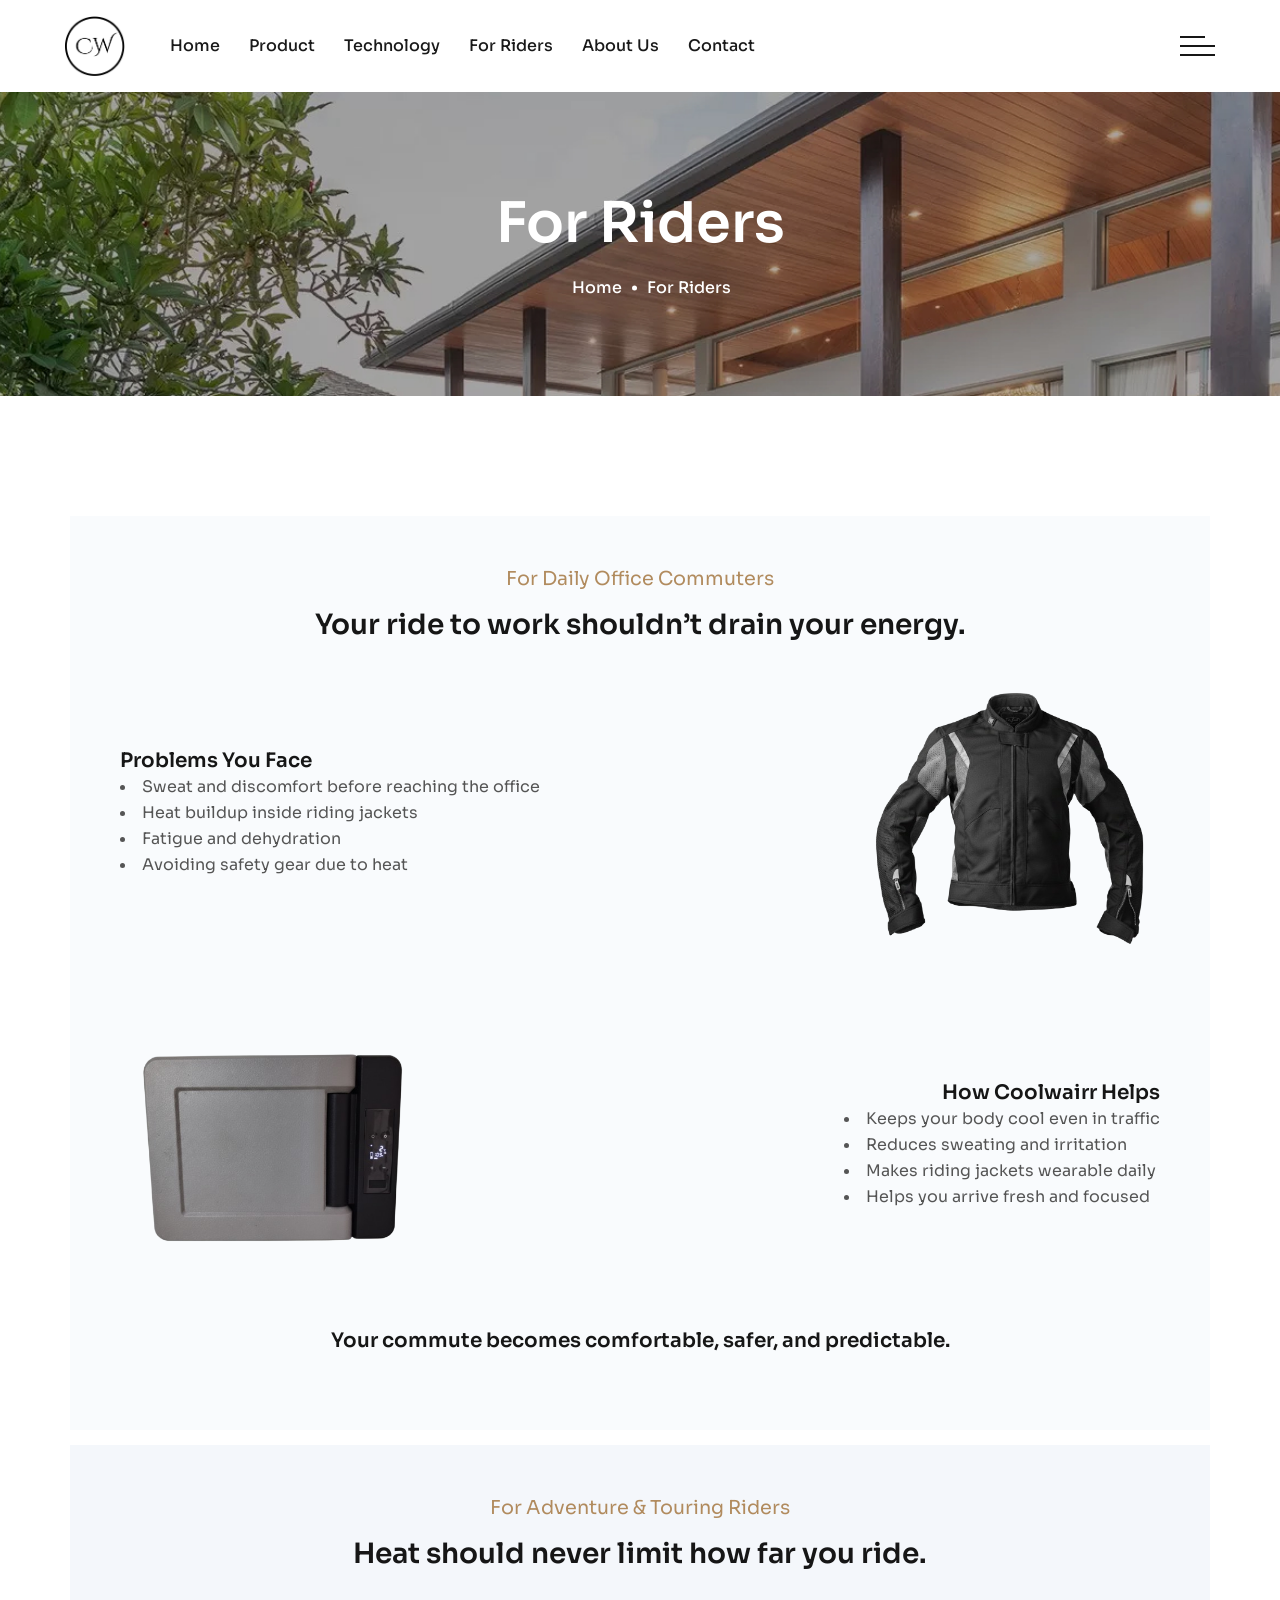
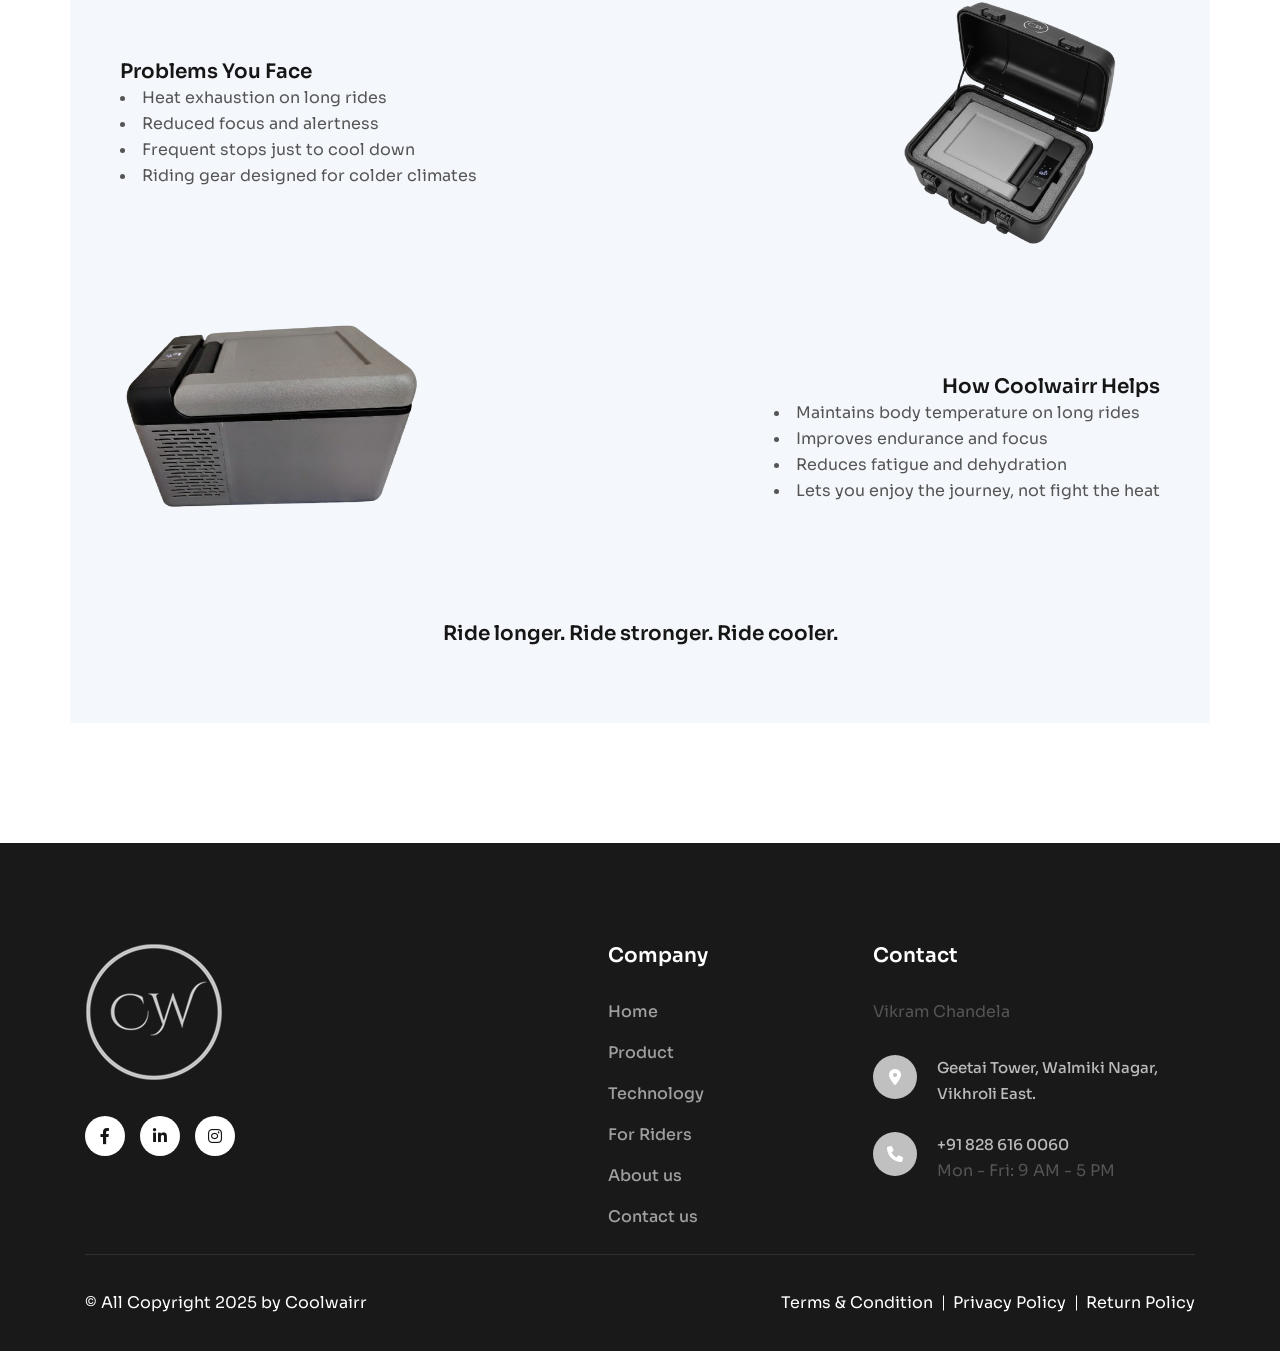
<file: riders.html>
<!doctype html>
<html class="no-js" lang="zxx">

<head>
   <meta charset="utf-8">
   <meta http-equiv="x-ua-compatible" content="ie=edge">
   <title>Coolwairr</title>
   <meta name="description" content="">
   <meta name="viewport" content="width=device-width, initial-scale=1">

   <!-- Place favicon.ico in the root directory -->
   <link rel="shortcut icon" type="image/x-icon" href="assets/imgs/favicon.png">

   <!-- CSS here -->
   <link rel="stylesheet" href="assets/css/bootstrap.min.css">
   <link rel="stylesheet" href="assets/css/meanmenu.min.css">
   <link rel="stylesheet" href="assets/css/animate.css">
   <link rel="stylesheet" href="assets/css/swiper.min.css">
   <link rel="stylesheet" href="assets/css/slick.css">
   <link rel="stylesheet" href="assets/css/magnific-popup.css">
   <link rel="stylesheet" href="assets/css/fontawesome-pro.css">
   <link rel="stylesheet" href="assets/css/spacing.css">
   <link rel="stylesheet" href="assets/css/main.css">
</head>

<body>

   <!-- preloader start -->
   <div id="preloader">
      <div class="bd-loader-inner">
         <div class="bd-loader">
            <span class="bd-loader-item"></span>
            <span class="bd-loader-item"></span>
            <span class="bd-loader-item"></span>
            <span class="bd-loader-item"></span>
            <span class="bd-loader-item"></span>
            <span class="bd-loader-item"></span>
            <span class="bd-loader-item"></span>
            <span class="bd-loader-item"></span>
         </div>
      </div>
   </div>
   <!-- preloader start -->

   <!-- Back to top start -->
   <div class="backtotop-wrap cursor-pointer">
      <svg class="backtotop-circle svg-content" width="100%" height="100%" viewBox="-1 -1 102 102">
         <path d="M50,1 a49,49 0 0,1 0,98 a49,49 0 0,1 0,-98" />
      </svg>
   </div>
   <!-- Back to top end -->

   <!-- search area start -->
   <div class="df-search-area">
      <div class="container">
         <div class="row">
            <div class="col-xl-12">
               <div class="df-search-form">
                  <div class="df-search-close text-center mb-20">
                     <button class="df-search-close-btn df-search-close-btn"></button>
                  </div>
                  <form action="#">
                     <div class="df-search-input mb-10">
                        <input type="text" placeholder="Search for product...">
                        <button type="submit"><i class="flaticon-search-1"></i></button>
                     </div>
                     <div class="df-search-category">
                        <span>Search by : </span>
                        <a href="#">Healthline, </a>
                        <a href="#">COVID-19, </a>
                        <a href="#">Surgery, </a>
                        <a href="#">Surgeon, </a>
                        <a href="#">Medical research</a>
                     </div>
                  </form>
               </div>
            </div>
         </div>
      </div>
   </div>
   <div class="body-overlay"></div>
   <!-- search area end -->

   <!-- Offcanvas area start -->
   <div class="fix">
      <div class="offcanvas__info">
         <div class="offcanvas__wrapper">
            <div class="offcanvas__content">
               <div class="offcanvas__top mb-40 d-flex justify-content-between align-items-center">
                  <div class="offcanvas__logo">
                     <a href="index.html">
                        <img src="assets/imgs/furniture/logo/logo.png" alt="logo not found">
                     </a>
                  </div>
                  <div class="offcanvas__close">
                     <button>
                        <i class="fal fa-times"></i>
                     </button>
                  </div>
               </div>
               <!-- <div class="offcanvas__search mb-25">
                  <form action="#">
                     <input type="text" placeholder="What are you searching for?">
                     <button type="submit"><i class="far fa-search"></i></button>
                  </form>
               </div> -->
               <div class="mobile-menu fix mb-40"></div>
               <div class="offcanvas__contact mt-30 mb-20">
                  <h4 style="color: #fff;">Contact Info</h4>
                  <ul>
                     <li class="d-flex align-items-center">
                        <div class="offcanvas__contact-icon mr-15">
                           <i class="fal fa-map-marker-alt"></i>
                        </div>
                        <div class="offcanvas__contact-text">
                           <a target="_blank" href="https://maps.app.goo.gl/e54TD68jU2CD6Kzz8">Mumbai, Maharashtra.</a>
                        </div>
                     </li>
                     <li class="d-flex align-items-center">
                        <div class="offcanvas__contact-icon mr-15">
                           <i class="far fa-phone"></i>
                        </div>
                        <div class="offcanvas__contact-text">
                           <a href="tel:+917506595891">+917506595891</a>
                        </div>
                     </li>
                     <li class="d-flex align-items-center">
                        <div class="offcanvas__contact-icon mr-15">
                           <i class="fal fa-envelope"></i>
                        </div>
                        <div class="offcanvas__contact-text">
                           <a href="mailto:Vikrm@coolwairr.com"><span
                                 class="mailto:Vikrm@coolwairr.com">Vikrm@coolwairr.com</span></a>
                        </div>
                     </li>
                  </ul>
               </div>
               <div class="offcanvas__social">
                  <ul>
                     <li><a href="https://www.facebook.com/profile.php?id=61555035770147" target="_blank"><i
                              class="fab fa-facebook-f"></i></a></li>
                     <!-- <li><a href="#"><i class="fab fa-twitter"></i></a></li> -->
                     <li><a href="https://www.instagram.com/coollwair/?next=%2F" target="_blank"><i
                              class="fa-brands fa-instagram"></i></a></li>
                     <li><a href="https://www.linkedin.com/company/coolwairr/?viewAsMember=true" target="_blank"><i
                              class="fab fa-linkedin"></i></a></li>
                  </ul>
               </div>
            </div>
         </div>
      </div>
   </div>
   <div class="offcanvas__overlay"></div>
   <div class="offcanvas__overlay-white"></div>
   <!-- Offcanvas area start -->

   <!-- Header area start -->
   <header>
      <div class="header">
         <div class="header-top-area grocery__top-header">
            <div class="header-layout-4">
               <!--<div class="header-to-main d-none d-sm-flex">
                  <div class="link-text">
                     <span><img src="assets/imgs/icons/call.png" alt=""></span>
                     <a href="tel:+380961381876">+380961381876</a>
                  </div>
                  <div class="header-top-notice d-none d-lg-block">
                     <p>TAKE CARE OF YOUR Health <span class="text-white">25% OFF</span> USE CODE “ DOFIX03 ”</p>
                  </div>
                  <div class="tp-header-top-menu d-flex align-items-center justify-content-end">
                     <div class="header-lang-item header-lang">
                        <span class="header-lang-toggle text-white" id="header-lang-toggle">English</span>
                        <ul class="">
                           <li>
                              <a class="furniture-clr-hover" href="#">Spanish</a>
                           </li>
                           <li>
                              <a class="furniture-clr-hover" href="#">Russian</a>
                           </li>
                           <li>
                              <a class="furniture-clr-hover" href="#">Portuguese</a>
                           </li>
                        </ul>
                     </div>
                     <div class="header-lang-item tp-header-currency">
                        <span class="header-currency-toggle text-white" id="header-currency-toggle">USD</span>
                        <ul>
                           <li>
                              <a class="furniture-clr-hover" href="#">EUR</a>
                           </li>
                           <li>
                              <a class="furniture-clr-hover" href="#">CHF</a>
                           </li>
                           <li>
                              <a class="furniture-clr-hover" href="#">GBP</a>
                           </li>
                           <li>
                              <a class="furniture-clr-hover" href="#">KWD</a>
                           </li>
                        </ul>
                     </div>
                     <div class="header-lang-item tp-header-setting">
                        <span class="header-setting-toggle text-white" id="header-setting-toggle">Setting</span>
                        <ul>
                           <li>
                              <a class="furniture-clr-hover" href="#">My Profile</a>
                           </li>
                           <li>
                              <a class="furniture-clr-hover" href="wishlist.html">Wishlist</a>
                           </li>
                           <li>
                              <a class="furniture-clr-hover" href="cart.html">Cart</a>
                           </li>
                           <li>
                              <a class="furniture-clr-hover" href="#">Logout</a>
                           </li>
                        </ul>
                     </div>
                  </div>
               </div>-->
            </div>
         </div>
         <div class="header-layout-4 header-bottom">
            <div id="header-sticky" class="header-4">
               <div class="mega-menu-wrapper">
                  <div class="header-main-4">
                     <div class="header-left">
                        <div class="header-logo">
                           <a href="index.html">
                              <img src="assets/imgs/furniture/logo/logo-silver.png" alt="logo not found">
                           </a>
                        </div>
                        <div class="mean__menu-wrapper furniture__menu d-none d-lg-block">
                           <div class="main-menu">
                              <nav id="mobile-menu">
                                 <ul>
                                    <li>
                                       <a href="index.html">Home</a>
                                       <!-- <ul class="submenu">
                                          <li><a href="pharmacy.html">Pharmacy Store</a></li>
                                          <li><a href="index.html">Furniture Store</a></li>
                                          <li><a href="grocery.html">Grocery Store</a></li>
                                       </ul> -->
                                    </li>
                                    <!-- <li>
                                       <a href="about.html">About</a>
                                    </li> -->
                                    <li>
                                       <a href="product.html">Product</a>
                                    </li>
                                    <li>
                                       <a href="technology.html">Technology</a>
                                    </li>
                                    <li>
                                       <a href="riders.html">For Riders</a>
                                    </li>
                                    <li>
                                       <a href="about.html">About Us</a>
                                    </li>
                                    <!-- <ul class="submenu">
                                          <li><a href="product.html">Product</a></li>
                                          <li><a href="product-details.html">Product Details</a></li>
                                          <li><a href="wishlist.html">Wishlist</a></li>
                                          <li><a href="cart.html">Cart</a></li>
                                          <li><a href="checkout.html">Checkout</a></li>
                                       </ul>
                                    </li>
                                    <li class="has-dropdown">
                                       <a href="about.html">Pages</a>
                                       <ul class="submenu">
                                          <li><a href="about.html">About Us</a></li>
                                          <li><a href="store.html">Find a Store</a></li>
                                          <li><a href="portfolio.html">Portfolio</a></li>
                                          <li><a href="portfolio-details.html">Portfolio Details</a></li>
                                          <li><a href="faq.html">Faq</a></li>
                                          <li><a href="coming-soon.html">Coming Soon</a></li>
                                          <li><a href="error.html">404</a></li>
                                       </ul>
                                    </li>
                                    <li class="has-dropdown">
                                       <a href="blog.html">Blog</a>
                                       <ul class="submenu">
                                          <li><a href="blog.html">Blog Default</a></li>
                                          <li><a href="blog-grid.html">Blog Grid</a></li>
                                          <li><a href="blog-details.html">Blog Details</a></li>
                                       </ul>
                                    </li> -->
                                    <li>
                                       <a href="contact.html">Contact</a>
                                    </li>
                                 </ul>
                              </nav>
                           </div>
                        </div>
                     </div>
                     <div class="header-right d-inline-flex align-items-center justify-content-end">
                        <!-- <div class="header-search d-none d-xxl-block">
                           <form action="#">
                              <input type="text" placeholder="Search...">
                              <button type="submit">
                                 <svg width="18" height="18" viewBox="0 0 18 18" fill="none"
                                    xmlns="http://www.w3.org/2000/svg">
                                    <path d="M13.4443 13.4445L16.9999 17" stroke="white" stroke-width="2"
                                       stroke-linecap="round" stroke-linejoin="round" />
                                    <path
                                       d="M15.2222 8.11111C15.2222 12.0385 12.0385 15.2222 8.11111 15.2222C4.18375 15.2222 1 12.0385 1 8.11111C1 4.18375 4.18375 1 8.11111 1C12.0385 1 15.2222 4.18375 15.2222 8.11111Z"
                                       stroke="white" stroke-width="2" />
                                 </svg>
                              </button>
                           </form>
                        </div>
                        <div class="header-action d-flex align-items-center ml-30">
                           <div class="header-action-item">
                              <a href="wishlist.html" class="header-action-btn">
                                 <svg width="23" height="21" viewBox="0 0 23 21" fill="none"
                                    xmlns="http://www.w3.org/2000/svg">
                                    <path
                                       d="M21.2743 2.33413C20.6448 1.60193 19.8543 1.01306 18.9596 0.609951C18.0649 0.206838 17.0883 -0.0004864 16.1002 0.00291444C14.4096 -0.0462975 12.7637 0.529279 11.5011 1.61122C10.2385 0.529279 8.59252 -0.0462975 6.90191 0.00291444C5.91383 -0.0004864 4.93727 0.206838 4.04257 0.609951C3.14788 1.01306 2.35732 1.60193 1.72785 2.33413C0.632101 3.61193 -0.514239 5.92547 0.245772 9.69587C1.4588 15.7168 10.5548 20.6578 10.9388 20.8601C11.11 20.9518 11.3028 21 11.4988 21C11.6948 21 11.8875 20.9518 12.0587 20.8601C12.445 20.6534 21.541 15.7124 22.7518 9.69587C23.5164 5.92547 22.37 3.61193 21.2743 2.33413ZM20.4993 9.27583C19.6416 13.5326 13.4074 17.492 11.5011 18.6173C8.81516 17.0587 3.28927 13.1457 2.50856 9.27583C1.91872 6.35103 2.72587 4.65208 3.50773 3.74126C3.9212 3.26166 4.43995 2.87596 5.02678 2.61185C5.6136 2.34774 6.25396 2.21175 6.90191 2.21365C7.59396 2.16375 8.28765 2.2871 8.91534 2.57168C9.54304 2.85626 10.0833 3.29235 10.4835 3.83743C10.5822 4.012 10.7278 4.15794 10.9051 4.26003C11.0824 4.36212 11.2849 4.41662 11.4916 4.41787C11.6983 4.41911 11.9015 4.36704 12.0801 4.26709C12.2587 4.16714 12.4062 4.02296 12.5071 3.84959C12.9065 3.30026 13.448 2.86048 14.0781 2.57361C14.7081 2.28674 15.4051 2.16267 16.1002 2.21365C16.7495 2.21061 17.3915 2.34604 17.9798 2.6102C18.5681 2.87435 19.0881 3.26065 19.5025 3.74126C20.282 4.65208 21.0892 6.35103 20.4993 9.27583Z"
                                       fill="black" />
                                 </svg>
                                 <span class="header-action-badge bg-furniture">3</span>
                              </a>
                           </div>
                           <div class="header-action-item">
                              <a href="cart.html" class="header-action-btn cartmini-open-btn">
                                 <svg width="21" height="23" viewBox="0 0 21 23" fill="none"
                                    xmlns="http://www.w3.org/2000/svg">
                                    <path
                                       d="M14.0625 10.6C14.0625 12.5883 12.4676 14.2 10.5 14.2C8.53243 14.2 6.9375 12.5883 6.9375 10.6M1 5.8H20M1 5.8V13C1 20.6402 2.33946 22 10.5 22C18.6605 22 20 20.6402 20 13V5.8M1 5.8L2.71856 2.32668C3.12087 1.5136 3.94324 1 4.84283 1H16.1571C17.0568 1 17.8791 1.5136 18.2814 2.32668L20 5.8"
                                       stroke="black" stroke-width="2" stroke-linecap="round" stroke-linejoin="round" />
                                 </svg>
                                 <span class="header-action-badge bg-furniture">12</span>
                              </a>
                           </div> 
                        </div>-->
                        <div class="header-humbager ml-30">
                           <a class="sidebar__toggle" href="javascript:void(0)">
                              <div class="bar-icon-2">
                                 <span></span>
                                 <span></span>
                                 <span></span>
                              </div>
                           </a>
                           <!-- for wp -->
                           <div class="header__hamburger ml-50 d-none">
                              <button type="button" class="hamburger-btn offcanvas-open-btn">
                                 <span>01</span>
                                 <span>01</span>
                                 <span>01</span>
                              </button>
                           </div>
                        </div>
                     </div>
                  </div>
               </div>
            </div>
         </div>
      </div>
   </header>
   <!-- Header area end -->

   <!-- Body main wrapper start -->
   <main>

      <!-- Breadcrumb area start  -->
      <div class="breadcrumb__area theme-bg-1 p-relative z-index-11 pt-95 pb-95">
         <div class="breadcrumb__thumb" data-background="assets/imgs/bg/breadcrumb-bg.jpg"></div>
         <div class="container">
            <div class="row justify-content-center">
               <div class="col-xxl-12">
                  <div class="breadcrumb__wrapper text-center">
                     <h2 class="breadcrumb__title">For Riders</h2>
                     <div class="breadcrumb__menu">
                        <nav>
                           <ul>
                              <li><span><a href="index.html">Home</a></span></li>
                              <li><span>For Riders</span></li>
                           </ul>
                        </nav>
                     </div>
                  </div>
               </div>
            </div>
         </div>
      </div>
      <!-- Breadcrumb area start  -->

      <!-- About area start -->
      <section class="about-area pt-120 pb-120">
         <div class="container">
            <div class="row g-4 justify-content-center text-center">
               <!-- Left Column: About Text -->
               <div class="firstRiderType">
                  <div class="wow fadeInRight animated" data-wow-delay="0.3s">
                     <div class="mb-20">
                        <span class="mb-15 d-block" style="color: #B18B5E; font-size: larger;">For Daily Office
                           Commuters</span>
                        <h3>Your ride to work shouldn’t drain your energy.</h3>
                     </div>

                     <div class="about-container">


                        <section>
                           <div class="about-container">

                              <!-- Section 1 -->
                              <div class="section flex-left">
                                 <div class="text">
                                    <h5>Problems You Face</h5>
                                    <ul>
                                       <li>Sweat and discomfort before reaching the office</li>
                                       <li>Heat buildup inside riding jackets</li>
                                       <li>Fatigue and dehydration</li>
                                       <li>Avoiding safety gear due to heat</li>
                                    </ul>
                                 </div>
                                 <div class="image">
                                    <img src="assets/imgs/furniture/banner/Coolwairr_Cooling_Jacket.png" alt="Our Mission" />
                                 </div>
                              </div>

                              <!-- Section 2 -->
                              <div class="section flex-right">
                                 <div class="text">
                                    <h5>How Coolwairr Helps</h5>
                                    <ul>
                                       <li>Keeps your body cool even in traffic</li>
                                       <li>Reduces sweating and irritation</li>
                                       <li>Makes riding jackets wearable daily</li>
                                       <li>Helps you arrive fresh and focused</li>
                                    </ul>

                                 </div>
                                 <div class="image">
                                    <img src="assets/imgs/furniture/banner/Coolwairr_cooling_uni.png" alt="Who We Are" />
                                 </div>
                              </div>

                              <div>
                                 <h5>Your commute becomes comfortable, safer, and predictable.</h5><br>
                              </div>

                           </div>

                     </div>
                  </div>
               </div>
               <div class="secondRiderType">
                  <div class="wow fadeInRight animated" data-wow-delay="0.3s">
                     <div class="mb-20">
                        <span class="mb-15 d-block" style="color: #B18B5E; font-size: larger;">For Adventure & Touring
                           Riders</span>
                        <h3>Heat should never limit how far you ride.</h3>
                     </div>

                     <div class="about-container">


                        <section>
                           <div class="about-container">

                              <!-- Section 1 -->
                              <div class="section flex-left">
                                 <div class="text">
                                    <h5>Problems You Face</h5>
                                    <ul>
                                       <li>Heat exhaustion on long rides</li>
                                       <li>Reduced focus and alertness</li>
                                       <li>Frequent stops just to cool down</li>
                                       <li>Riding gear designed for colder climates</li>
                                    </ul>

                                 </div>
                                 <div class="image">
                                    <img src="assets/imgs/furniture/banner/Coolwairr_cooling_Unit2.png" alt="Our Mission" />
                                 </div>
                              </div>

                              <!-- Section 2 -->
                              <div class="section flex-right">
                                 <div class="text">
                                    <h5>How Coolwairr Helps</h5>
                                    <ul>
                                       <li>Maintains body temperature on long rides</li>
                                       <li>Improves endurance and focus</li>
                                       <li>Reduces fatigue and dehydration</li>
                                       <li>Lets you enjoy the journey, not fight the heat</li>
                                    </ul>
                                 </div>
                                 <div class="image">
                                    <img src="assets/imgs/furniture/banner/Coolwairr_cooling_unit_1.png" alt="Who We Are" />
                                 </div>
                              </div>

                              <div>
                                 <h5>Ride longer. Ride stronger. Ride cooler.</h5><br>
                              </div>

                           </div>

                     </div>
                  </div>
               </div>
      </section>

      <!-- About area end -->

      <!-- About video area start -->
      <!--<div class="postbox__thumb postbox__video w-img p-relative">
         <a href="blog-details.html">
            <img src="assets/imgs/furniture/about/about-video-image.jpg" alt="image">
         </a>
         <a href="https://www.youtube.com/watch?v=YkfPITD2C8Y" class="play-btn pulse-btn popup-video"><i
               class="fas fa-play"></i></a>
      </div>-->
      <!-- About video area end -->

      <!-- Support area start -->
      <!--<section class="support-area section-space">
         <div class="container">
            <div class="row g-5">
               <div class="col-xxl-4 col-xl-4 col-lg-4 col-md-6">
                  <div class="support-item">
                     <div class="support-content">
                        <h3>Exclusive offers for you</h3>
                        <p>Get weekly deals, valuable health information and more.</p>
                        <a class="join-btn furniture-btn" href="#">sing up<span><i
                                 class="fa-regular fa-angle-right"></i></span></a>
                     </div>
                  </div>
               </div>
               <div class="col-xxl-4 col-xl-4 col-lg-4 col-md-6">
                  <div class="support-item is-light-yellow">
                     <div class="support-content">
                        <h3>Join Our Community</h3>
                        <p>Get weekly deals, valuable health information and more.</p>
                        <a class="join-btn furniture-btn" href="#">Join FREE now<span><i
                                 class="fa-regular fa-angle-right"></i></span></a>
                     </div>
                  </div>
               </div>
               <div class="col-xxl-4 col-xl-4 col-lg-4 col-md-6">
                  <div class="support-item is-pale-pink">
                     <div class="support-content">
                        <h3>Get our FREE app Now!</h3>
                        <p>Get weekly deals, valuable health information and more.</p>
                        <div class="mobile__app-download">
                           <a class="app__download" href="#">
                              <img src="assets/imgs/app/play-store.png" alt="image not found">
                           </a>
                           <a class="app__download" href="#">
                              <img src="assets/imgs/app/apple-store.png" alt="image not found">
                           </a>
                        </div>
                     </div>
                  </div>
               </div>
            </div>
         </div>
      </section>-->
      <!-- Support area end -->

   </main>
   <!-- Body main wrapper end -->

   <!-- Footer area start -->
   <footer class="footer-bg">
      <div class="footer-area pt-100 pb-20">
         <div class="footer-style-4">
            <div class="container">
               <div class="footer-grid-3">
                  <div class="footer-widget-4">
                     <div class="footer-logo mb-35">
                        <a href="index.html"><img src="assets/imgs/furniture/logo/logo.png" alt="image not found"></a>
                     </div>
                     <!-- <p>It helps designers plan out where the content will sit, the content to be written and approved.
                     </p> -->
                     <div class="theme-social">
                        <a class="furniture-bg-hover" href="https://www.facebook.com/profile.php?id=61555035770147"
                           target="_blank"><i class="fa-brands fa-facebook-f"></i></a>
                        <!-- <a class="furniture-bg-hover" href="#"><i class="fa-brands fa-twitter"></i></a> -->
                        <a class="furniture-bg-hover"
                           href="https://www.linkedin.com/company/coolwairr/?viewAsMember=true" target="_blank"><i
                              class="fa-brands fa-linkedin-in"></i></a>
                        <a class="furniture-bg-hover" href="https://www.instagram.com/coollwair/?next=%2F"
                           target="_blank"><i class="fa-brands fa-instagram"></i></a>
                     </div>
                  </div>
                  <div class="footer-widget-4">
                     <div class="footer-widget-title">
                        <!-- <h4>Services</h4> -->
                     </div>
                     <div class="footer-link">
                        <ul>
                           <!-- <li><a href="error.html">Log In</a></li>
                           <li><a href="wishlist.html">Wishlist</a></li> -->
                           <!-- <li><a href="error.html">Return Policy</a></li>
                           <li><a href="error.html">Privacy policy</a></li> -->
                           <!-- <li><a href="faq.html">Shopping FAQs</a></li> -->
                        </ul>
                     </div>
                  </div>
                  <div class="footer-widget-4">
                     <div class="footer-widget-title">
                        <h4>Company</h4>
                     </div>
                     <div class="footer-link">
                        <ul>
                           <li><a href="index.html">Home</a></li>
                           <li><a href="product.html">Product</a></li>
                           <li>
                              <a href="technology.html">Technology</a>
                           </li>
                           <li>
                              <a href="riders.html">For Riders</a>
                           </li>
                           <li><a href="about.html">About us </a></li>
                           <!-- <li><a href="blog.html">Blog</a></li> -->
                           <li><a href="contact.html">Contact us</a></li>
                        </ul>
                     </div>
                  </div>
                  <div class="footer-widget footer-col-4">
                     <div class="footer-widget-title">
                        <h4>Contact</h4>
                     </div>
                     <div class="footer-info mb-35">
                        <p class="w-75">Vikram Chandela</p>
                        <div class="footer-info-item d-flex align-items-start pb-15 pt-15">
                           <div class="footer-info-icon mr-20">
                              <span> <i class="fa-solid fa-location-dot furniture-icon"></i></span>
                           </div>
                           <div class="footer-info-text">
                              <a class="furniture-clr-hover" target="_blank"
                                 href="https://maps.app.goo.gl/G5rBFQSNvnxUEE8n7">Geetai Tower, Walmiki Nagar, Vikhroli
                                 East.</a>
                           </div>
                        </div>
                        <div class="footer-info-item d-flex align-items-start">
                           <div class="footer-info-icon mr-20">
                              <span><i class="fa-solid fa-phone furniture-icon"></i></span>
                           </div>
                           <div class="footer-info-text">
                              <a class="furniture-clr-hover" href="tel:828-616-0060">+91 828 616 0060</a>
                              <p>Mon - Fri: 9 AM - 5 PM</p>
                           </div>
                        </div>
                     </div>
                  </div>
               </div>
            </div>
         </div>
      </div>
      <div class="container">
         <div class="footer-copyright-area b-t">
            <div class="footer-copyright-wrapper">
               <div class="footer-copyright-text">
                  <p class="mb-0">© All Copyright 2025 by <a target="_blank" class="furniture-clr-hover"
                        href="#">Coolwairr</a></p>
               </div>
               <!-- <div class="footer-payment d-flex align-items-center gap-2">
                  <div class="footer-payment-item mb-0">
                     <div class="footer-payment-thumb">
                        <img src="assets/imgs/icons/payoneer.png" alt="">
                     </div>
                  </div>
                  <div class="footer-payment-item mb-0">
                     <div class="footer-payment-thumb">
                        <img src="assets/imgs/icons/maser.png" alt="">
                     </div>
                  </div>
                  <div class="footer-payment-item">
                     <div class="footer-payment-thumb">
                        <img src="assets/imgs/icons/paypal.png" alt="">
                     </div>
                  </div>
               </div> -->
               <div class="footer-conditions">
                  <ul>
                     <li><a class="furniture-clr-hover" href="#">Terms & Condition</a></li>
                     <li><a class="furniture-clr-hover" href="#">Privacy Policy</a></li>
                     <li><a class="furniture-clr-hover"href="#">Return Policy</a></li>
                  </ul>
               </div>
            </div>
         </div>
      </div>
   </footer>
   <!-- Footer area end -->

   <!-- JS here -->
   <script src="assets/js/jquery-3.6.0.min.js"></script>
   <script src="assets/js/waypoints.min.js"></script>
   <script src="assets/js/bootstrap.bundle.min.js"></script>
   <script src="assets/js/meanmenu.min.js"></script>
   <script src="assets/js/swiper.min.js"></script>
   <script src="assets/js/slick.min.js"></script>
   <script src="assets/js/magnific-popup.min.js"></script>
   <script src="assets/js/counterup.js"></script>
   <script src="assets/js/wow.js"></script>
   <script src="assets/js/ajax-form.js"></script>
   <script src="assets/js/beforeafter.jquery-1.0.0.min.js"></script>
   <script src="assets/js/main.js"></script>
</body>


<!-- Mirrored from gramentheme.com/html/addina/about.html by HTTrack Website Copier/3.x [XR&CO'2014], Sun, 21 Sep 2025 12:28:10 GMT -->

</html>
</file>
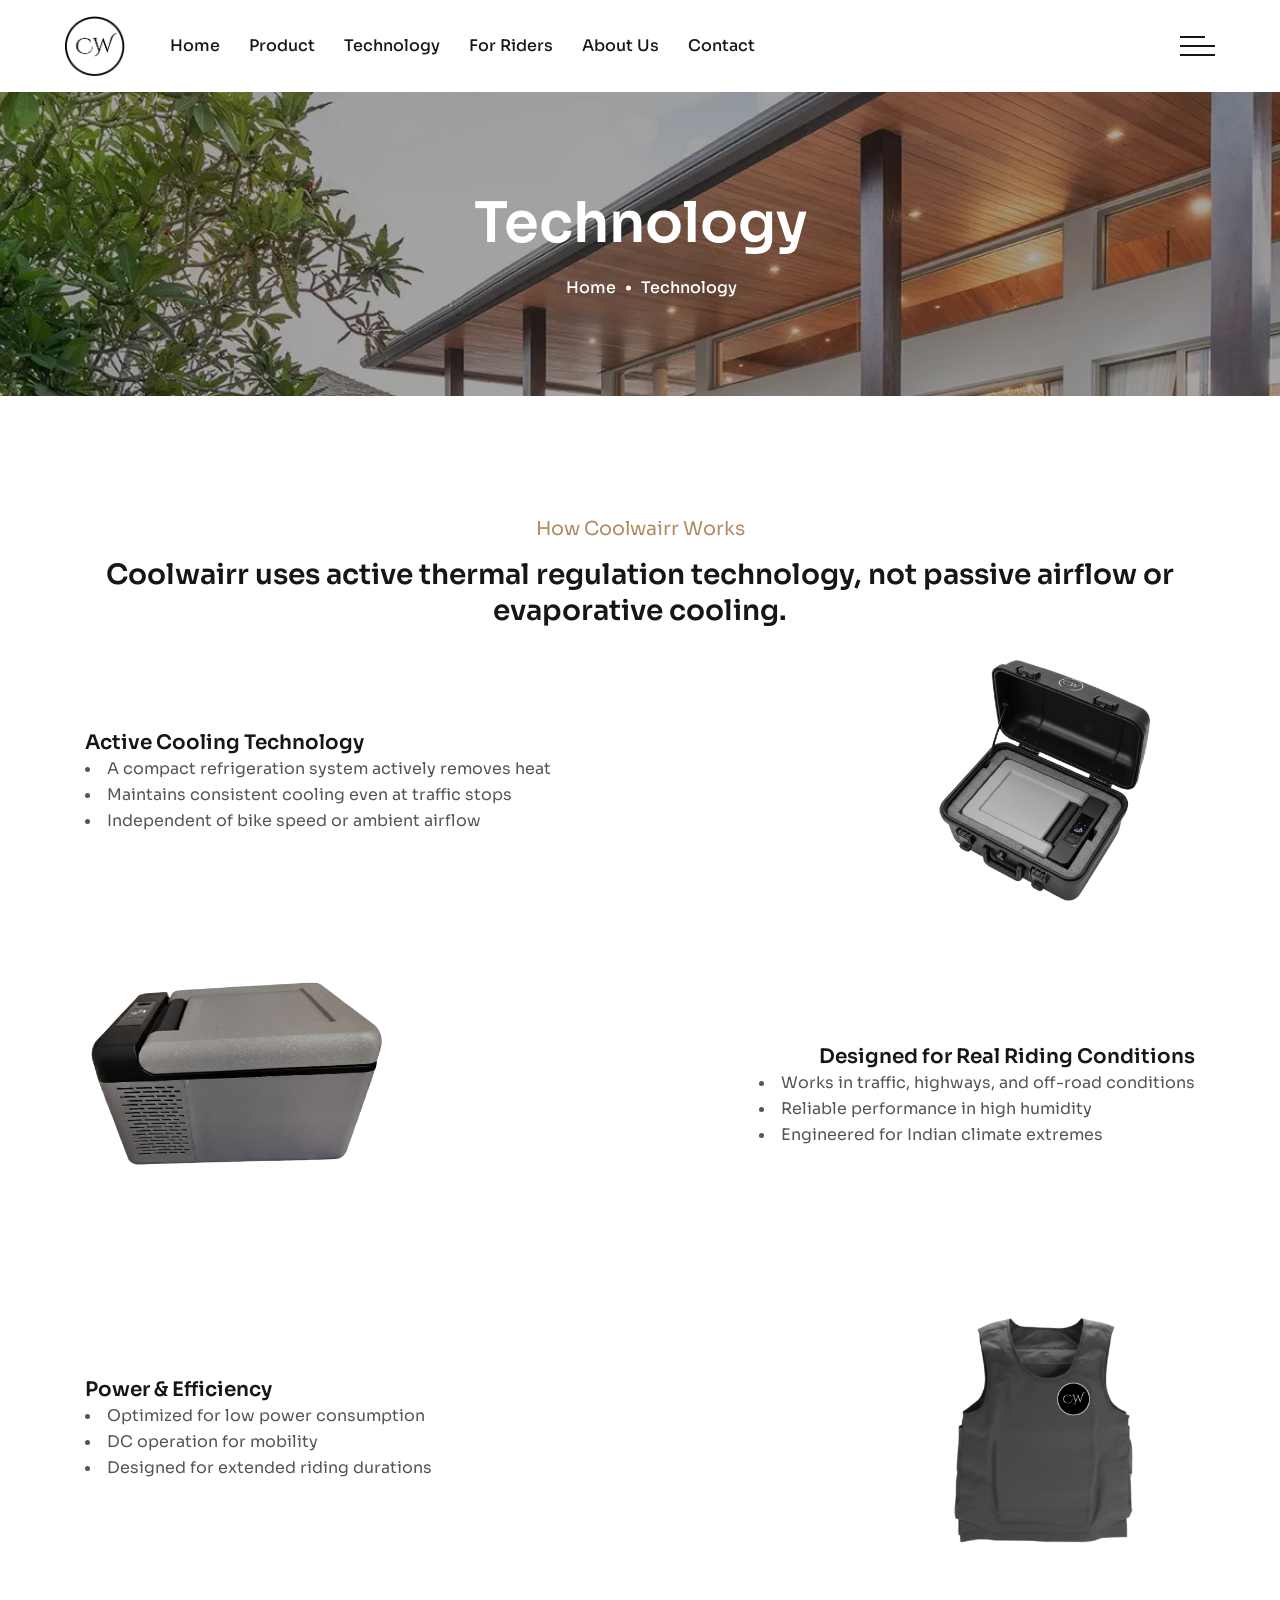
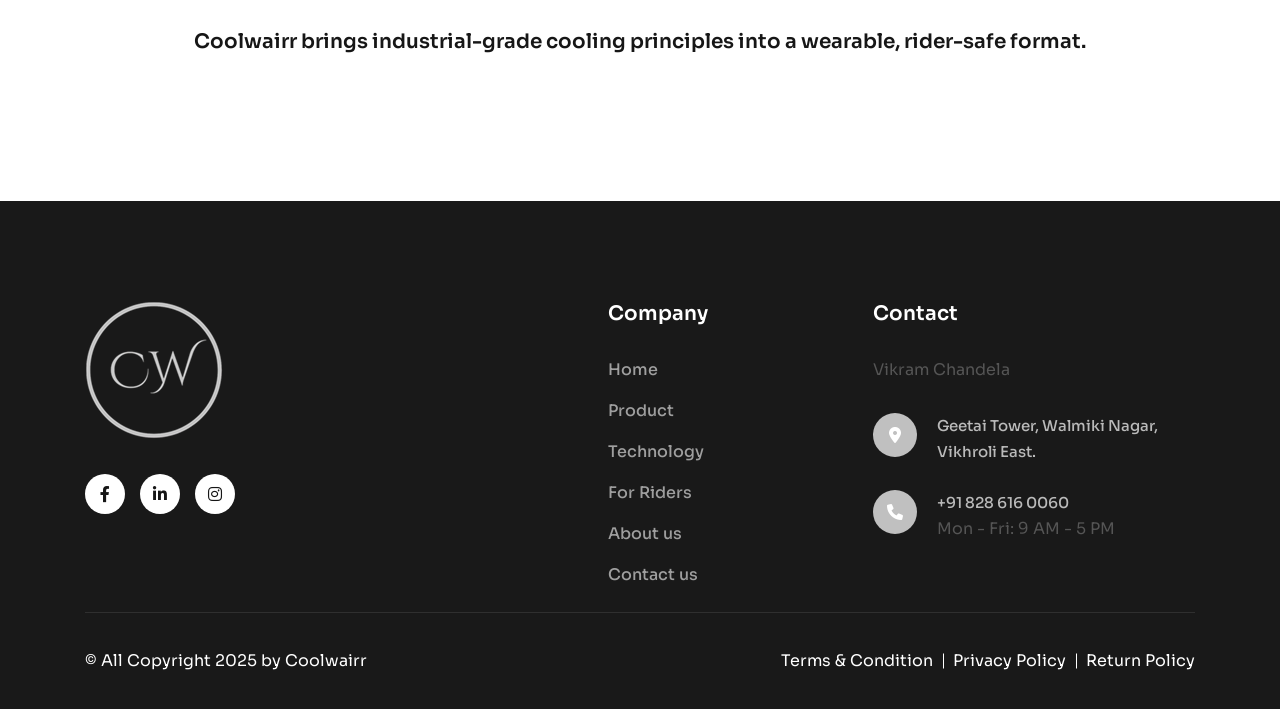
<file: technology.html>
<!doctype html>
<html class="no-js" lang="zxx">

<head>
   <meta charset="utf-8">
   <meta http-equiv="x-ua-compatible" content="ie=edge">
   <title>Coolwairr</title>
   <meta name="description" content="">
   <meta name="viewport" content="width=device-width, initial-scale=1">

   <!-- Place favicon.ico in the root directory -->
   <link rel="shortcut icon" type="image/x-icon" href="assets/imgs/favicon.png">

   <!-- CSS here -->
   <link rel="stylesheet" href="assets/css/bootstrap.min.css">
   <link rel="stylesheet" href="assets/css/meanmenu.min.css">
   <link rel="stylesheet" href="assets/css/animate.css">
   <link rel="stylesheet" href="assets/css/swiper.min.css">
   <link rel="stylesheet" href="assets/css/slick.css">
   <link rel="stylesheet" href="assets/css/magnific-popup.css">
   <link rel="stylesheet" href="assets/css/fontawesome-pro.css">
   <link rel="stylesheet" href="assets/css/spacing.css">
   <link rel="stylesheet" href="assets/css/main.css">
</head>

<body>

   <!-- preloader start -->
   <div id="preloader">
      <div class="bd-loader-inner">
         <div class="bd-loader">
            <span class="bd-loader-item"></span>
            <span class="bd-loader-item"></span>
            <span class="bd-loader-item"></span>
            <span class="bd-loader-item"></span>
            <span class="bd-loader-item"></span>
            <span class="bd-loader-item"></span>
            <span class="bd-loader-item"></span>
            <span class="bd-loader-item"></span>
         </div>
      </div>
   </div>
   <!-- preloader start -->

   <!-- Back to top start -->
   <div class="backtotop-wrap cursor-pointer">
      <svg class="backtotop-circle svg-content" width="100%" height="100%" viewBox="-1 -1 102 102">
         <path d="M50,1 a49,49 0 0,1 0,98 a49,49 0 0,1 0,-98" />
      </svg>
   </div>
   <!-- Back to top end -->

   <!-- search area start -->
   <div class="df-search-area">
      <div class="container">
         <div class="row">
            <div class="col-xl-12">
               <div class="df-search-form">
                  <div class="df-search-close text-center mb-20">
                     <button class="df-search-close-btn df-search-close-btn"></button>
                  </div>
                  <form action="#">
                     <div class="df-search-input mb-10">
                        <input type="text" placeholder="Search for product...">
                        <button type="submit"><i class="flaticon-search-1"></i></button>
                     </div>
                     <div class="df-search-category">
                        <span>Search by : </span>
                        <a href="#">Healthline, </a>
                        <a href="#">COVID-19, </a>
                        <a href="#">Surgery, </a>
                        <a href="#">Surgeon, </a>
                        <a href="#">Medical research</a>
                     </div>
                  </form>
               </div>
            </div>
         </div>
      </div>
   </div>
   <div class="body-overlay"></div>
   <!-- search area end -->

<!-- Offcanvas area start -->
   <div class="fix">
      <div class="offcanvas__info">
         <div class="offcanvas__wrapper">
            <div class="offcanvas__content">
               <div class="offcanvas__top mb-40 d-flex justify-content-between align-items-center">
                  <div class="offcanvas__logo">
                     <a href="index.html">
                        <img src="assets/imgs/furniture/logo/logo.png" alt="logo not found">
                     </a>
                  </div>
                  <div class="offcanvas__close">
                     <button>
                        <i class="fal fa-times"></i>
                     </button>
                  </div>
               </div>
               <!-- <div class="offcanvas__search mb-25">
                  <form action="#">
                     <input type="text" placeholder="What are you searching for?">
                     <button type="submit"><i class="far fa-search"></i></button>
                  </form>
               </div> -->
               <div class="mobile-menu fix mb-40"></div>
               <div class="offcanvas__contact mt-30 mb-20">
                  <h4 style="color: #fff;">Contact Info</h4>
                  <ul>
                     <li class="d-flex align-items-center">
                        <div class="offcanvas__contact-icon mr-15">
                           <i class="fal fa-map-marker-alt"></i>
                        </div>
                        <div class="offcanvas__contact-text">
                           <a target="_blank" href="https://maps.app.goo.gl/e54TD68jU2CD6Kzz8">Mumbai, Maharashtra.</a>
                        </div>
                     </li>
                     <li class="d-flex align-items-center">
                        <div class="offcanvas__contact-icon mr-15">
                           <i class="far fa-phone"></i>
                        </div>
                        <div class="offcanvas__contact-text">
                           <a href="tel:+917506595891">+917506595891</a>
                        </div>
                     </li>
                     <li class="d-flex align-items-center">
                        <div class="offcanvas__contact-icon mr-15">
                           <i class="fal fa-envelope"></i>
                        </div>
                        <div class="offcanvas__contact-text">
                           <a href="mailto:Vikrm@coolwairr.com"><span
                                 class="mailto:Vikrm@coolwairr.com">Vikrm@coolwairr.com</span></a>
                        </div>
                     </li>
                  </ul>
               </div>
               <div class="offcanvas__social">
                  <ul>
                     <li><a href="https://www.facebook.com/profile.php?id=61555035770147" target="_blank"><i
                              class="fab fa-facebook-f"></i></a></li>
                     <!-- <li><a href="#"><i class="fab fa-twitter"></i></a></li> -->
                     <li><a href="https://www.instagram.com/coollwair/?next=%2F" target="_blank"><i
                              class="fa-brands fa-instagram"></i></a></li>
                     <li><a href="https://www.linkedin.com/company/coolwairr/?viewAsMember=true" target="_blank"><i
                              class="fab fa-linkedin"></i></a></li>
                  </ul>
               </div>
            </div>
         </div>
      </div>
   </div>
   <div class="offcanvas__overlay"></div>
   <div class="offcanvas__overlay-white"></div>
   <!-- Offcanvas area start -->

   <!-- Header area start -->
   <header>
      <div class="header">
         <div class="header-top-area grocery__top-header">
            <div class="header-layout-4">
               <!--<div class="header-to-main d-none d-sm-flex">
                  <div class="link-text">
                     <span><img src="assets/imgs/icons/call.png" alt=""></span>
                     <a href="tel:+380961381876">+380961381876</a>
                  </div>
                  <div class="header-top-notice d-none d-lg-block">
                     <p>TAKE CARE OF YOUR Health <span class="text-white">25% OFF</span> USE CODE “ DOFIX03 ”</p>
                  </div>
                  <div class="tp-header-top-menu d-flex align-items-center justify-content-end">
                     <div class="header-lang-item header-lang">
                        <span class="header-lang-toggle text-white" id="header-lang-toggle">English</span>
                        <ul class="">
                           <li>
                              <a class="furniture-clr-hover" href="#">Spanish</a>
                           </li>
                           <li>
                              <a class="furniture-clr-hover" href="#">Russian</a>
                           </li>
                           <li>
                              <a class="furniture-clr-hover" href="#">Portuguese</a>
                           </li>
                        </ul>
                     </div>
                     <div class="header-lang-item tp-header-currency">
                        <span class="header-currency-toggle text-white" id="header-currency-toggle">USD</span>
                        <ul>
                           <li>
                              <a class="furniture-clr-hover" href="#">EUR</a>
                           </li>
                           <li>
                              <a class="furniture-clr-hover" href="#">CHF</a>
                           </li>
                           <li>
                              <a class="furniture-clr-hover" href="#">GBP</a>
                           </li>
                           <li>
                              <a class="furniture-clr-hover" href="#">KWD</a>
                           </li>
                        </ul>
                     </div>
                     <div class="header-lang-item tp-header-setting">
                        <span class="header-setting-toggle text-white" id="header-setting-toggle">Setting</span>
                        <ul>
                           <li>
                              <a class="furniture-clr-hover" href="#">My Profile</a>
                           </li>
                           <li>
                              <a class="furniture-clr-hover" href="wishlist.html">Wishlist</a>
                           </li>
                           <li>
                              <a class="furniture-clr-hover" href="cart.html">Cart</a>
                           </li>
                           <li>
                              <a class="furniture-clr-hover" href="#">Logout</a>
                           </li>
                        </ul>
                     </div>
                  </div>
               </div>-->
            </div>
         </div>
         <div class="header-layout-4 header-bottom">
            <div id="header-sticky" class="header-4">
               <div class="mega-menu-wrapper">
                  <div class="header-main-4">
                     <div class="header-left">
                        <div class="header-logo">
                           <a href="index.html">
                              <img src="assets/imgs/furniture/logo/logo-silver.png" alt="logo not found">
                           </a>
                        </div>
                        <div class="mean__menu-wrapper furniture__menu d-none d-lg-block">
                           <div class="main-menu">
                              <nav id="mobile-menu">
                                 <ul>
                                    <li>
                                       <a href="index.html">Home</a>
                                       <!-- <ul class="submenu">
                                          <li><a href="pharmacy.html">Pharmacy Store</a></li>
                                          <li><a href="index.html">Furniture Store</a></li>
                                          <li><a href="grocery.html">Grocery Store</a></li>
                                       </ul> -->
                                    </li>
                                    <!-- <li>
                                       <a href="about.html">About</a>
                                    </li> -->
                                    <li>
                                       <a href="product.html">Product</a>
                                    </li>
                                    <li>
                                       <a href="technology.html">Technology</a>
                                    </li>
                                    <li>
                                       <a href="riders.html">For Riders</a>
                                    </li>
                                    <li>
                                       <a href="about.html">About Us</a>
                                    </li>
                                    <!-- <ul class="submenu">
                                          <li><a href="product.html">Product</a></li>
                                          <li><a href="product-details.html">Product Details</a></li>
                                          <li><a href="wishlist.html">Wishlist</a></li>
                                          <li><a href="cart.html">Cart</a></li>
                                          <li><a href="checkout.html">Checkout</a></li>
                                       </ul>
                                    </li>
                                    <li class="has-dropdown">
                                       <a href="about.html">Pages</a>
                                       <ul class="submenu">
                                          <li><a href="about.html">About Us</a></li>
                                          <li><a href="store.html">Find a Store</a></li>
                                          <li><a href="portfolio.html">Portfolio</a></li>
                                          <li><a href="portfolio-details.html">Portfolio Details</a></li>
                                          <li><a href="faq.html">Faq</a></li>
                                          <li><a href="coming-soon.html">Coming Soon</a></li>
                                          <li><a href="error.html">404</a></li>
                                       </ul>
                                    </li>
                                    <li class="has-dropdown">
                                       <a href="blog.html">Blog</a>
                                       <ul class="submenu">
                                          <li><a href="blog.html">Blog Default</a></li>
                                          <li><a href="blog-grid.html">Blog Grid</a></li>
                                          <li><a href="blog-details.html">Blog Details</a></li>
                                       </ul>
                                    </li> -->
                                    <li>
                                       <a href="contact.html">Contact</a>
                                    </li>
                                 </ul>
                              </nav>
                           </div>
                        </div>
                     </div>
                     <div class="header-right d-inline-flex align-items-center justify-content-end">
                        <!-- <div class="header-search d-none d-xxl-block">
                           <form action="#">
                              <input type="text" placeholder="Search...">
                              <button type="submit">
                                 <svg width="18" height="18" viewBox="0 0 18 18" fill="none"
                                    xmlns="http://www.w3.org/2000/svg">
                                    <path d="M13.4443 13.4445L16.9999 17" stroke="white" stroke-width="2"
                                       stroke-linecap="round" stroke-linejoin="round" />
                                    <path
                                       d="M15.2222 8.11111C15.2222 12.0385 12.0385 15.2222 8.11111 15.2222C4.18375 15.2222 1 12.0385 1 8.11111C1 4.18375 4.18375 1 8.11111 1C12.0385 1 15.2222 4.18375 15.2222 8.11111Z"
                                       stroke="white" stroke-width="2" />
                                 </svg>
                              </button>
                           </form>
                        </div>
                        <div class="header-action d-flex align-items-center ml-30">
                           <div class="header-action-item">
                              <a href="wishlist.html" class="header-action-btn">
                                 <svg width="23" height="21" viewBox="0 0 23 21" fill="none"
                                    xmlns="http://www.w3.org/2000/svg">
                                    <path
                                       d="M21.2743 2.33413C20.6448 1.60193 19.8543 1.01306 18.9596 0.609951C18.0649 0.206838 17.0883 -0.0004864 16.1002 0.00291444C14.4096 -0.0462975 12.7637 0.529279 11.5011 1.61122C10.2385 0.529279 8.59252 -0.0462975 6.90191 0.00291444C5.91383 -0.0004864 4.93727 0.206838 4.04257 0.609951C3.14788 1.01306 2.35732 1.60193 1.72785 2.33413C0.632101 3.61193 -0.514239 5.92547 0.245772 9.69587C1.4588 15.7168 10.5548 20.6578 10.9388 20.8601C11.11 20.9518 11.3028 21 11.4988 21C11.6948 21 11.8875 20.9518 12.0587 20.8601C12.445 20.6534 21.541 15.7124 22.7518 9.69587C23.5164 5.92547 22.37 3.61193 21.2743 2.33413ZM20.4993 9.27583C19.6416 13.5326 13.4074 17.492 11.5011 18.6173C8.81516 17.0587 3.28927 13.1457 2.50856 9.27583C1.91872 6.35103 2.72587 4.65208 3.50773 3.74126C3.9212 3.26166 4.43995 2.87596 5.02678 2.61185C5.6136 2.34774 6.25396 2.21175 6.90191 2.21365C7.59396 2.16375 8.28765 2.2871 8.91534 2.57168C9.54304 2.85626 10.0833 3.29235 10.4835 3.83743C10.5822 4.012 10.7278 4.15794 10.9051 4.26003C11.0824 4.36212 11.2849 4.41662 11.4916 4.41787C11.6983 4.41911 11.9015 4.36704 12.0801 4.26709C12.2587 4.16714 12.4062 4.02296 12.5071 3.84959C12.9065 3.30026 13.448 2.86048 14.0781 2.57361C14.7081 2.28674 15.4051 2.16267 16.1002 2.21365C16.7495 2.21061 17.3915 2.34604 17.9798 2.6102C18.5681 2.87435 19.0881 3.26065 19.5025 3.74126C20.282 4.65208 21.0892 6.35103 20.4993 9.27583Z"
                                       fill="black" />
                                 </svg>
                                 <span class="header-action-badge bg-furniture">3</span>
                              </a>
                           </div>
                           <div class="header-action-item">
                              <a href="cart.html" class="header-action-btn cartmini-open-btn">
                                 <svg width="21" height="23" viewBox="0 0 21 23" fill="none"
                                    xmlns="http://www.w3.org/2000/svg">
                                    <path
                                       d="M14.0625 10.6C14.0625 12.5883 12.4676 14.2 10.5 14.2C8.53243 14.2 6.9375 12.5883 6.9375 10.6M1 5.8H20M1 5.8V13C1 20.6402 2.33946 22 10.5 22C18.6605 22 20 20.6402 20 13V5.8M1 5.8L2.71856 2.32668C3.12087 1.5136 3.94324 1 4.84283 1H16.1571C17.0568 1 17.8791 1.5136 18.2814 2.32668L20 5.8"
                                       stroke="black" stroke-width="2" stroke-linecap="round" stroke-linejoin="round" />
                                 </svg>
                                 <span class="header-action-badge bg-furniture">12</span>
                              </a>
                           </div> 
                        </div>-->
                        <div class="header-humbager ml-30">
                           <a class="sidebar__toggle" href="javascript:void(0)">
                              <div class="bar-icon-2">
                                 <span></span>
                                 <span></span>
                                 <span></span>
                              </div>
                           </a>
                           <!-- for wp -->
                           <div class="header__hamburger ml-50 d-none">
                              <button type="button" class="hamburger-btn offcanvas-open-btn">
                                 <span>01</span>
                                 <span>01</span>
                                 <span>01</span>
                              </button>
                           </div>
                        </div>
                     </div>
                  </div>
               </div>
            </div>
         </div>
      </div>
   </header>
   <!-- Header area end -->

   <!-- Body main wrapper start -->
   <main>

      <!-- Breadcrumb area start  -->
      <div class="breadcrumb__area theme-bg-1 p-relative z-index-11 pt-95 pb-95">
         <div class="breadcrumb__thumb" data-background="assets/imgs/bg/breadcrumb-bg.jpg"></div>
         <div class="container">
            <div class="row justify-content-center">
               <div class="col-xxl-12">
                  <div class="breadcrumb__wrapper text-center">
                     <h2 class="breadcrumb__title">Technology</h2>
                     <div class="breadcrumb__menu">
                        <nav>
                           <ul>
                              <li><span><a href="index.html">Home</a></span></li>
                              <li><span>Technology</span></li>
                           </ul>
                        </nav>
                     </div>
                  </div>
               </div>
            </div>
         </div>
      </div>
      <!-- Breadcrumb area start  -->

      <!-- About area start -->
      <section class="about-area pt-120 pb-120">
         <div class="container">
            <div class="row g-4 justify-content-center text-center">
               <!-- Left Column: About Text -->
               <div>
                  <div class="wow fadeInRight animated" data-wow-delay="0.3s">
                     <div class="mb-20">
                        <span class="mb-15 d-block" style="color: #B18B5E; font-size: larger;">How Coolwairr Works</span>
                        <h3>Coolwairr uses active thermal regulation technology, not passive airflow or evaporative cooling.</h3>
                     </div>

                     <div class="about-container">


                        <section>
                           <div class="about-container">

                              <!-- Section 1 -->
                              <div class="section flex-left">
                                 <div class="text">
                                    <h5>Active Cooling Technology</h5>
                                    <ul>
                                       <li>A compact refrigeration system actively removes heat</li>
                                       <li>Maintains consistent cooling even at traffic stops</li>
                                       <li>Independent of bike speed or ambient airflow</li>
                                    </ul>
                                 </div>
                                 <div class="image">
                                    <img src="assets/imgs/furniture/banner/Coolwairr_cooling_Unit2.png" alt="Our Mission" />
                                 </div>
                              </div>

                              <!-- Section 2 -->
                              <div class="section flex-right">
                                 <div class="text">
                                    <h5>Designed for Real Riding Conditions</h5>
                                    <ul>
                                       <li>Works in traffic, highways, and off-road conditions</li>
                                       <li>Reliable performance in high humidity</li>
                                       <li>Engineered for Indian climate extremes</li>
                                    </ul>
                                 </div>
                                 <div class="image">
                                    <img src="assets/imgs/furniture/banner/Coolwairr_cooling_unit_1.png" alt="Who We Are" />
                                 </div>
                              </div>

                              <!-- Section 3 -->
                              <div class="section flex-left">
                                 <div class="text">
                                    <h5>Power & Efficiency</h5>
                                    <ul>
                                       <li>Optimized for low power consumption</li>
                                       <li>DC operation for mobility</li>
                                       <li>Designed for extended riding durations</li>
                                    </ul>
                                 
                                 </div>
                                 <div class="image">
                                    <img src="assets/imgs/furniture/banner/coolwairr-cooling-vest1.png" alt="What We Do" />
                                 </div>
                              </div>

                              <div>
                                 <h5>Coolwairr brings industrial-grade cooling principles into a wearable, rider-safe format.</h5><br>
                              </div>

                           </div>

                     </div>
                  </div>

                  <!-- Right Column: Image -->
                  <!--<div class="col-xxl-6 col-xl-6 col-lg-6">
            <img class="w-100 mx-auto" src="assets/imgs/coolwairr/about/about-image1.jpg" alt="Coolwairr in Action">
         </div>-->
               </div>
            </div>
      </section>

      <!-- About area end -->

      <!-- About video area start -->
      <!--<div class="postbox__thumb postbox__video w-img p-relative">
         <a href="blog-details.html">
            <img src="assets/imgs/furniture/about/about-video-image.jpg" alt="image">
         </a>
         <a href="https://www.youtube.com/watch?v=YkfPITD2C8Y" class="play-btn pulse-btn popup-video"><i
               class="fas fa-play"></i></a>
      </div>-->
      <!-- About video area end -->

      <!-- Support area start -->
      <!--<section class="support-area section-space">
         <div class="container">
            <div class="row g-5">
               <div class="col-xxl-4 col-xl-4 col-lg-4 col-md-6">
                  <div class="support-item">
                     <div class="support-content">
                        <h3>Exclusive offers for you</h3>
                        <p>Get weekly deals, valuable health information and more.</p>
                        <a class="join-btn furniture-btn" href="#">sing up<span><i
                                 class="fa-regular fa-angle-right"></i></span></a>
                     </div>
                  </div>
               </div>
               <div class="col-xxl-4 col-xl-4 col-lg-4 col-md-6">
                  <div class="support-item is-light-yellow">
                     <div class="support-content">
                        <h3>Join Our Community</h3>
                        <p>Get weekly deals, valuable health information and more.</p>
                        <a class="join-btn furniture-btn" href="#">Join FREE now<span><i
                                 class="fa-regular fa-angle-right"></i></span></a>
                     </div>
                  </div>
               </div>
               <div class="col-xxl-4 col-xl-4 col-lg-4 col-md-6">
                  <div class="support-item is-pale-pink">
                     <div class="support-content">
                        <h3>Get our FREE app Now!</h3>
                        <p>Get weekly deals, valuable health information and more.</p>
                        <div class="mobile__app-download">
                           <a class="app__download" href="#">
                              <img src="assets/imgs/app/play-store.png" alt="image not found">
                           </a>
                           <a class="app__download" href="#">
                              <img src="assets/imgs/app/apple-store.png" alt="image not found">
                           </a>
                        </div>
                     </div>
                  </div>
               </div>
            </div>
         </div>
      </section>-->
      <!-- Support area end -->

   </main>
   <!-- Body main wrapper end -->

   <!-- Footer area start -->
   <footer class="footer-bg">
      <div class="footer-area pt-100 pb-20">
         <div class="footer-style-4">
            <div class="container">
               <div class="footer-grid-3">
                  <div class="footer-widget-4">
                     <div class="footer-logo mb-35">
                        <a href="index.html"><img src="assets/imgs/furniture/logo/logo.png" alt="image not found"></a>
                     </div>
                     <!-- <p>It helps designers plan out where the content will sit, the content to be written and approved.
                     </p> -->
                     <div class="theme-social">
                        <a class="furniture-bg-hover" href="https://www.facebook.com/profile.php?id=61555035770147"
                           target="_blank"><i class="fa-brands fa-facebook-f"></i></a>
                        <!-- <a class="furniture-bg-hover" href="#"><i class="fa-brands fa-twitter"></i></a> -->
                        <a class="furniture-bg-hover"
                           href="https://www.linkedin.com/company/coolwairr/?viewAsMember=true" target="_blank"><i
                              class="fa-brands fa-linkedin-in"></i></a>
                        <a class="furniture-bg-hover" href="https://www.instagram.com/coollwair/?next=%2F"
                           target="_blank"><i class="fa-brands fa-instagram"></i></a>
                     </div>
                  </div>
                  <div class="footer-widget-4">
                     <div class="footer-widget-title">
                        <!-- <h4>Services</h4> -->
                     </div>
                     <div class="footer-link">
                        <ul>
                           <!-- <li><a href="error.html">Log In</a></li>
                           <li><a href="wishlist.html">Wishlist</a></li> -->
                           <!-- <li><a href="error.html">Return Policy</a></li>
                           <li><a href="error.html">Privacy policy</a></li> -->
                           <!-- <li><a href="faq.html">Shopping FAQs</a></li> -->
                        </ul>
                     </div>
                  </div>
                  <div class="footer-widget-4">
                     <div class="footer-widget-title">
                        <h4>Company</h4>
                     </div>
                     <div class="footer-link">
                        <ul>
                           <li><a href="index.html">Home</a></li>
                           <li><a href="product.html">Product</a></li>
                           <li>
                              <a href="technology.html">Technology</a>
                           </li>
                           <li>
                              <a href="riders.html">For Riders</a>
                           </li>
                           <li><a href="about.html">About us </a></li>
                           <!-- <li><a href="blog.html">Blog</a></li> -->
                           <li><a href="contact.html">Contact us</a></li>
                        </ul>
                     </div>
                  </div>
                  <div class="footer-widget footer-col-4">
                     <div class="footer-widget-title">
                        <h4>Contact</h4>
                     </div>
                     <div class="footer-info mb-35">
                        <p class="w-75">Vikram Chandela</p>
                        <div class="footer-info-item d-flex align-items-start pb-15 pt-15">
                           <div class="footer-info-icon mr-20">
                              <span> <i class="fa-solid fa-location-dot furniture-icon"></i></span>
                           </div>
                           <div class="footer-info-text">
                              <a class="furniture-clr-hover" target="_blank"
                                 href="https://maps.app.goo.gl/G5rBFQSNvnxUEE8n7">Geetai Tower, Walmiki Nagar, Vikhroli
                                 East.</a>
                           </div>
                        </div>
                        <div class="footer-info-item d-flex align-items-start">
                           <div class="footer-info-icon mr-20">
                              <span><i class="fa-solid fa-phone furniture-icon"></i></span>
                           </div>
                           <div class="footer-info-text">
                              <a class="furniture-clr-hover" href="tel:828-616-0060">+91 828 616 0060</a>
                              <p>Mon - Fri: 9 AM - 5 PM</p>
                           </div>
                        </div>
                     </div>
                  </div>
               </div>
            </div>
         </div>
      </div>
      <div class="container">
         <div class="footer-copyright-area b-t">
            <div class="footer-copyright-wrapper">
               <div class="footer-copyright-text">
                  <p class="mb-0">© All Copyright 2025 by <a target="_blank" class="furniture-clr-hover"
                        href="#">Coolwairr</a></p>
               </div>
               <!-- <div class="footer-payment d-flex align-items-center gap-2">
                  <div class="footer-payment-item mb-0">
                     <div class="footer-payment-thumb">
                        <img src="assets/imgs/icons/payoneer.png" alt="">
                     </div>
                  </div>
                  <div class="footer-payment-item mb-0">
                     <div class="footer-payment-thumb">
                        <img src="assets/imgs/icons/maser.png" alt="">
                     </div>
                  </div>
                  <div class="footer-payment-item">
                     <div class="footer-payment-thumb">
                        <img src="assets/imgs/icons/paypal.png" alt="">
                     </div>
                  </div>
               </div> -->
               <div class="footer-conditions">
                  <ul>
                     <li><a class="furniture-clr-hover" href="#">Terms & Condition</a></li>
                     <li><a class="furniture-clr-hover" href="#">Privacy Policy</a></li>
                     <li><a class="furniture-clr-hover"href="#">Return Policy</a></li>
                  </ul>
               </div>
            </div>
         </div>
      </div>
   </footer>
   <!-- Footer area end -->

   <!-- JS here -->
   <script src="assets/js/jquery-3.6.0.min.js"></script>
   <script src="assets/js/waypoints.min.js"></script>
   <script src="assets/js/bootstrap.bundle.min.js"></script>
   <script src="assets/js/meanmenu.min.js"></script>
   <script src="assets/js/swiper.min.js"></script>
   <script src="assets/js/slick.min.js"></script>
   <script src="assets/js/magnific-popup.min.js"></script>
   <script src="assets/js/counterup.js"></script>
   <script src="assets/js/wow.js"></script>
   <script src="assets/js/ajax-form.js"></script>
   <script src="assets/js/beforeafter.jquery-1.0.0.min.js"></script>
   <script src="assets/js/main.js"></script>
</body>


<!-- Mirrored from gramentheme.com/html/addina/about.html by HTTrack Website Copier/3.x [XR&CO'2014], Sun, 21 Sep 2025 12:28:10 GMT -->

</html>
</file>
<file: assets/css/spacing.css>
.mt-5{margin-top:5px !important}.mt-10{margin-top:10px}.mt-15{margin-top:15px}.mt-20{margin-top:20px}.mt-25{margin-top:25px}.mt-30{margin-top:30px}.mt-35{margin-top:35px}.mt-40{margin-top:40px}.mt-45{margin-top:45px}.mt-50{margin-top:50px}.mt-55{margin-top:55px}.mt-60{margin-top:60px}.mt-65{margin-top:65px}.mt-70{margin-top:70px}.mt-75{margin-top:75px}.mt-80{margin-top:80px}.mt-85{margin-top:85px}.mt-90{margin-top:90px}.mt-95{margin-top:95px}.mt-100{margin-top:100px}.mt-105{margin-top:105px}.mt-110{margin-top:110px}.mt-115{margin-top:115px}.mt-120{margin-top:120px}.mt-125{margin-top:125px}.mt-130{margin-top:130px}.mt-135{margin-top:135px}.mt-140{margin-top:140px}.mt-145{margin-top:145px}.mt-150{margin-top:150px}.mt-155{margin-top:155px}.mt-160{margin-top:160px}.mt-165{margin-top:165px}.mt-170{margin-top:170px}.mt-175{margin-top:175px}.mt-180{margin-top:180px}.mt-185{margin-top:185px}.mt-190{margin-top:190px}.mt-195{margin-top:195px}.mt-200{margin-top:200px}.mb-5{margin-bottom:5px !important}.mb-10{margin-bottom:10px}.mb-15{margin-bottom:15px}.mb-20{margin-bottom:20px}.mb-25{margin-bottom:25px}.mb-30{margin-bottom:30px}.mb-35{margin-bottom:35px}.mb-40{margin-bottom:40px}.mb-45{margin-bottom:45px}.mb-50{margin-bottom:50px}.mb-55{margin-bottom:55px}.mb-60{margin-bottom:60px}.mb-65{margin-bottom:65px}.mb-70{margin-bottom:70px}.mb-75{margin-bottom:75px}.mb-80{margin-bottom:80px}.mb-85{margin-bottom:85px}.mb-90{margin-bottom:90px}.mb-95{margin-bottom:95px}.mb-100{margin-bottom:100px}.mb-105{margin-bottom:105px}.mb-110{margin-bottom:110px}.mb-115{margin-bottom:115px}.mb-120{margin-bottom:120px}.mb-125{margin-bottom:125px}.mb-130{margin-bottom:130px}.mb-135{margin-bottom:135px}.mb-140{margin-bottom:140px}.mb-145{margin-bottom:145px}.mb-150{margin-bottom:150px}.mb-155{margin-bottom:155px}.mb-160{margin-bottom:160px}.mb-165{margin-bottom:165px}.mb-170{margin-bottom:170px}.mb-175{margin-bottom:175px}.mb-180{margin-bottom:180px}.mb-185{margin-bottom:185px}.mb-190{margin-bottom:190px}.mb-195{margin-bottom:195px}.mb-200{margin-bottom:200px}.ml-5{margin-inline-start:5px}.ml-10{margin-inline-start:10px}.ml-15{margin-inline-start:15px}.ml-20{margin-inline-start:20px}.ml-25{margin-inline-start:25px}.ml-30{margin-inline-start:30px}.ml-35{margin-inline-start:35px}.ml-40{margin-inline-start:40px}.ml-45{margin-inline-start:45px}.ml-50{margin-inline-start:50px}.ml-55{margin-inline-start:55px}.ml-60{margin-inline-start:60px}.ml-65{margin-inline-start:65px}.ml-70{margin-inline-start:70px}.ml-75{margin-inline-start:75px}.ml-80{margin-inline-start:80px}.ml-85{margin-inline-start:85px}.ml-90{margin-inline-start:90px}.ml-95{margin-inline-start:95px}.ml-100{margin-inline-start:100px}.ml-105{margin-inline-start:105px}.ml-110{margin-inline-start:110px}.ml-115{margin-inline-start:115px}.ml-120{margin-inline-start:120px}.ml-125{margin-inline-start:125px}.ml-130{margin-inline-start:130px}.ml-135{margin-inline-start:135px}.ml-140{margin-inline-start:140px}.ml-145{margin-inline-start:145px}.ml-150{margin-inline-start:150px}.ml-155{margin-inline-start:155px}.ml-160{margin-inline-start:160px}.ml-165{margin-inline-start:165px}.ml-170{margin-inline-start:170px}.ml-175{margin-inline-start:175px}.ml-180{margin-inline-start:180px}.ml-185{margin-inline-start:185px}.ml-190{margin-inline-start:190px}.ml-195{margin-inline-start:195px}.ml-200{margin-inline-start:200px}.mr-5{margin-inline-end:5px}.mr-10{margin-inline-end:10px}.mr-15{margin-inline-end:15px}.mr-20{margin-inline-end:20px}.mr-25{margin-inline-end:25px}.mr-30{margin-inline-end:30px}.mr-35{margin-inline-end:35px}.mr-40{margin-inline-end:40px}.mr-45{margin-inline-end:45px}.mr-50{margin-inline-end:50px}.mr-55{margin-inline-end:55px}.mr-60{margin-inline-end:60px}.mr-65{margin-inline-end:65px}.mr-70{margin-inline-end:70px}.mr-75{margin-inline-end:75px}.mr-80{margin-inline-end:80px}.mr-85{margin-inline-end:85px}.mr-90{margin-inline-end:90px}.mr-95{margin-inline-end:95px}.mr-100{margin-inline-end:100px}.mr-105{margin-inline-end:105px}.mr-110{margin-inline-end:110px}.mr-115{margin-inline-end:115px}.mr-120{margin-inline-end:120px}.mr-125{margin-inline-end:125px}.mr-130{margin-inline-end:130px}.mr-135{margin-inline-end:135px}.mr-140{margin-inline-end:140px}.mr-145{margin-inline-end:145px}.mr-150{margin-inline-end:150px}.mr-155{margin-inline-end:155px}.mr-160{margin-inline-end:160px}.mr-165{margin-inline-end:165px}.mr-170{margin-inline-end:170px}.mr-175{margin-inline-end:175px}.mr-180{margin-inline-end:180px}.mr-185{margin-inline-end:185px}.mr-190{margin-inline-end:190px}.mr-195{margin-inline-end:195px}.mr-200{margin-inline-end:200px}.pt-5{padding-top:5px !important}.pt-10{padding-top:10px}.pt-15{padding-top:15px}.pt-20{padding-top:20px}.pt-25{padding-top:25px}.pt-30{padding-top:30px}.pt-35{padding-top:35px}.pt-40{padding-top:40px}.pt-45{padding-top:45px}.pt-50{padding-top:50px}.pt-55{padding-top:55px}.pt-60{padding-top:60px}.pt-65{padding-top:65px}.pt-70{padding-top:70px}.pt-75{padding-top:75px}.pt-80{padding-top:80px}.pt-85{padding-top:85px}.pt-90{padding-top:90px}.pt-95{padding-top:95px}.pt-100{padding-top:100px}.pt-105{padding-top:105px}.pt-110{padding-top:110px}.pt-115{padding-top:115px}.pt-120{padding-top:120px}.pt-125{padding-top:125px}.pt-130{padding-top:130px}.pt-135{padding-top:135px}.pt-140{padding-top:140px}.pt-145{padding-top:145px}.pt-150{padding-top:150px}.pt-155{padding-top:155px}.pt-160{padding-top:160px}.pt-165{padding-top:165px}.pt-170{padding-top:170px}.pt-175{padding-top:175px}.pt-180{padding-top:180px}.pt-185{padding-top:185px}.pt-190{padding-top:190px}.pt-195{padding-top:195px}.pt-200{padding-top:200px}.pb-5{padding-bottom:5px !important}.pb-10{padding-bottom:10px}.pb-15{padding-bottom:15px}.pb-20{padding-bottom:20px}.pb-25{padding-bottom:25px}.pb-30{padding-bottom:30px}.pb-35{padding-bottom:35px}.pb-40{padding-bottom:40px}.pb-45{padding-bottom:45px}.pb-50{padding-bottom:50px}.pb-55{padding-bottom:55px}.pb-60{padding-bottom:60px}.pb-65{padding-bottom:65px}.pb-70{padding-bottom:70px}.pb-75{padding-bottom:75px}.pb-80{padding-bottom:80px}.pb-85{padding-bottom:85px}.pb-90{padding-bottom:90px}.pb-95{padding-bottom:95px}.pb-100{padding-bottom:100px}.pb-105{padding-bottom:105px}.pb-110{padding-bottom:110px}.pb-115{padding-bottom:115px}.pb-120{padding-bottom:120px}.pb-125{padding-bottom:125px}.pb-130{padding-bottom:130px}.pb-135{padding-bottom:135px}.pb-140{padding-bottom:140px}.pb-145{padding-bottom:145px}.pb-150{padding-bottom:150px}.pb-155{padding-bottom:155px}.pb-160{padding-bottom:160px}.pb-165{padding-bottom:165px}.pb-170{padding-bottom:170px}.pb-175{padding-bottom:175px}.pb-180{padding-bottom:180px}.pb-185{padding-bottom:185px}.pb-190{padding-bottom:190px}.pb-195{padding-bottom:195px}.pb-200{padding-bottom:200px}.pl-5{padding-inline-start:5px}.pl-10{padding-inline-start:10px}.pl-15{padding-inline-start:15px}.pl-20{padding-inline-start:20px}.pl-25{padding-inline-start:25px}.pl-30{padding-inline-start:30px}.pl-35{padding-inline-start:35px}.pl-40{padding-inline-start:40px}.pl-45{padding-inline-start:45px}.pl-50{padding-inline-start:50px}.pl-55{padding-inline-start:55px}.pl-60{padding-inline-start:60px}.pl-65{padding-inline-start:65px}.pl-70{padding-inline-start:70px}.pl-75{padding-inline-start:75px}.pl-80{padding-inline-start:80px}.pl-85{padding-inline-start:85px}.pl-90{padding-inline-start:90px}.pl-95{padding-inline-start:95px}.pl-100{padding-inline-start:100px}.pl-105{padding-inline-start:105px}.pl-110{padding-inline-start:110px}.pl-115{padding-inline-start:115px}.pl-120{padding-inline-start:120px}.pl-125{padding-inline-start:125px}.pl-130{padding-inline-start:130px}.pl-135{padding-inline-start:135px}.pl-140{padding-inline-start:140px}.pl-145{padding-inline-start:145px}.pl-150{padding-inline-start:150px}.pl-155{padding-inline-start:155px}.pl-160{padding-inline-start:160px}.pl-165{padding-inline-start:165px}.pl-170{padding-inline-start:170px}.pl-175{padding-inline-start:175px}.pl-180{padding-inline-start:180px}.pl-185{padding-inline-start:185px}.pl-190{padding-inline-start:190px}.pl-195{padding-inline-start:195px}.pl-200{padding-inline-start:200px}.pr-5{padding-inline-end:5px}.pr-10{padding-inline-end:10px}.pr-15{padding-inline-end:15px}.pr-20{padding-inline-end:20px}.pr-25{padding-inline-end:25px}.pr-30{padding-inline-end:30px}.pr-35{padding-inline-end:35px}.pr-40{padding-inline-end:40px}.pr-45{padding-inline-end:45px}.pr-50{padding-inline-end:50px}.pr-55{padding-inline-end:55px}.pr-60{padding-inline-end:60px}.pr-65{padding-inline-end:65px}.pr-70{padding-inline-end:70px}.pr-75{padding-inline-end:75px}.pr-80{padding-inline-end:80px}.pr-85{padding-inline-end:85px}.pr-90{padding-inline-end:90px}.pr-95{padding-inline-end:95px}.pr-100{padding-inline-end:100px}.pr-105{padding-inline-end:105px}.pr-110{padding-inline-end:110px}.pr-115{padding-inline-end:115px}.pr-120{padding-inline-end:120px}.pr-125{padding-inline-end:125px}.pr-130{padding-inline-end:130px}.pr-135{padding-inline-end:135px}.pr-140{padding-inline-end:140px}.pr-145{padding-inline-end:145px}.pr-150{padding-inline-end:150px}.pr-155{padding-inline-end:155px}.pr-160{padding-inline-end:160px}.pr-165{padding-inline-end:165px}.pr-170{padding-inline-end:170px}.pr-175{padding-inline-end:175px}.pr-180{padding-inline-end:180px}.pr-185{padding-inline-end:185px}.pr-190{padding-inline-end:190px}.pr-195{padding-inline-end:195px}.pr-200{padding-inline-end:200px}
</file>
<file: assets/css/main.css>
/*-----------------------------------------------------------------------------------

    Theme Name: Diango - Health Medical Center HTML5 Template
    Author: bugfixx
    Support: mailto:masumkhandakar4@gmail.com
    Description: Diango - Health Medical Center HTML5 Template
    Version: 1.0
	Developer: Sagor Khan Omi

-----------------------------------------------------------------------------------

/************ TABLE OF CONTENTS ***************

	01. THEME DEFAULT CSS START
  	02. ANIMATION CSS START
	03. BACKGROUND COLOR CSS START
	04. BREADCRUMB CSS START
	05. BACKTOTOP CSS START
	06. BREADCRUMB CSS START
	07. BUTTON CSS START
	08. CAROUSEL CSS START
	09. MEAN MENU CSS START
	10. OFFCANVAS CSS START
	11. PAGINATION CSS START
	12. PRELOADER CSS START
	13. SEARCH CSS START
	14. SECTION TITLE CSS START
	15. SHORT CODE CSS START
	16. SOCIAL CSS START
	17. SPACE CSS START
	18. TAB CSS START
	19. ABOUT CSS START
	20. ACCORDION CSS START
	21.	ADVANTAGE CSS START
	22.	APPOINTMENT CSS START
	23.	BANNER CSS START
	24.	BENEFIT CSS START
	25.	BLOG CSS START
	26.	BRAND CSS START
	27.	CONTACT CSS START
	28. COUNTER CSS START
	29. DISCOUNT CSS START
	30. DOCTOR CSS START
	31. ERROR CSS START
	32. FAQ CSS START
	33. FEATURES CSS START
	34. FEATURES CSS START
	35. FOOTER CSS START
	36. HEADER CSS START
	37. INTRO CSS START
	38. MENU CSS START
	39. NEWSLETTER CSS START
	40. PRODUCT DETAILS CSS START
	41. PRODUCT CSS START
	42. PROJECT CSS START
	43. SERVICE CSS START
	44. SKILL CSS START
	45. SLIDER CSS START
	46. SUPPORT CSS START
	47. TEAM CSS START
	48. TESTIMONIAL CSS START
	49. VACCINE CSS START
	50. WHAT WE DO CSS START
	51. WHY CHOOSE CSS START
	52. WORK CHOOSE CSS START

**********************************************/
/*----------------------------------------*/
/*  01. THEME DEFAULT CSS START
/*----------------------------------------*/
@import url("https://fonts.googleapis.com/css2?family=Sora:wght@300;400;500;600;700&amp;display=swap");
.text-color-1 {
  color: var(--clr-theme-primary);
}

.text-color-2 {
  color: var(--clr-theme-secondary);
}

.text-color-3 {
  color: var(--clr-theme-3);
}

.text-color-4 {
  color: var(--clr-theme-4);
}

.text-color-5 {
  color: var(--clr-theme-5);
}

.footer-link-2 ul li a::after, .footer-style-4 .footer-link ul li a::after, .contact__from-input textarea, .cart-area .product-quantity-form, .doctor-item, .doctor-card, .doctor-card-2, .doctor-social-3, .product-thumb img, .product-tooltip, .discount-thumb, .brand-item, .why-choose-item, .why-choose-serial span, .project-item, .project-item:before, .project-content-inner, .blog-content-box, .blog-item-3, .blog-thumb-bg, .blog-thumb-bg::after, .team-content, .service-item, .service-thumb, .service-icon span, .service__thumb-2, .service-bottom-content, .service-item-3, .service-thumb-4:before, .service-link-2, .bar-icon span:nth-child(2), .bar-icon-2 span:nth-child(1), .main-menu ul li.has-dropdown > a::after, .main-menu ul li .submenu, .main-menu ul li .mega-menu, .main-menu ul li .mega-menu li ul li a::before, .df-search-area, .mean-container .mean-nav ul li > a > i, .mean-container .mean-nav ul li a.mean-expand.mean-clicked i, .offcanvas__contact-icon i, .offcanvas__overlay, .fill-btn.has-border i, a,
.btn,
button,
span,
svg,
p,
input,
select,
textarea,
li,
img,
.transition-3,
h1,
h2,
h3,
h4,
h5,
h6, i[class^=flaticon-], .body__overlay {
  -webkit-transition: all 0.3s 0s ease-out;
  -moz-transition: all 0.3s 0s ease-out;
  -ms-transition: all 0.3s 0s ease-out;
  -o-transition: all 0.3s 0s ease-out;
  transition: all 0.3s 0s ease-out;
}

/* transform */
:root {
  /**
  @font family declaration
  */
  --bd-ff-body: 'Sora', sans-serif;
  --bd-ff-fontawesome: "Font Awesome 6 Pro";
  /**
  @color declaration
  */
  --clr-common-white: #fff;
  --clr-common-black: #000;
  --clr-common-placeholder: #808080;
  --clr-common-heading: #191919;
  --clr-common-body-text: #555555;
  --clr-common-selection: #262626;
  --clr-common-body: #fff;
  --clr-theme-primary: #c0c0c0;
  --clr-theme-secondary: #808080;
  --clr-theme-grocery: #808080;
  --clr-text-primary: #fff;
  --clr-text-secondary: #161616;
  --clr-text-body: #555555;
  --clr-text-2: #222222;
  --clr-text-3: #9f9f9f;
  --clr-text-4: #808080;
  --clr-bg-1: #f5f1e6;
  --clr-bg-2: #191919;
  --clr-bg-3: #f5f1e6;
  --clr-bg-4: #f5f1e6;
  --clr-bg-5: #f5f1e6;
  --clr-border-1: #2f2f2f;
  --clr-border-2: rgba(85, 85, 85, 0.2);
  --clr-gradient-1: linear-gradient(96.81deg, #ff589b 0%, #ffc107 100%);
  --clr-common-silver: #c0c0c0;
  /**
  @font weight declaration
  */
  --bd-fw-normal: normal;
  --bd-fw-thin: 100;
  --bd-fw-elight: 200;
  --bd-fw-light: 300;
  --bd-fw-regular: 400;
  --bd-fw-medium: 500;
  --bd-fw-sbold: 600;
  --bd-fw-bold: 700;
  --bd-fw-ebold: 800;
  --bd-fw-black: 900;
  /**
  @font size declaration
  */
  --bd-fs-body: 16px;
  --bd-fs-p: 16px;
  --bd-fs-h1: 80px;
  --bd-fs-h2: 50px;
  --bd-fs-h3: 28px;
  --bd-fs-h4: 24px;
  --bd-fs-h5: 20px;
  --bd-fs-h6: 16px;
}

* {
  margin: 0;
  padding: 0;
  -webkit-box-sizing: border-box;
  box-sizing: border-box;
}

html {
  font-size: 10px;
}

/*---------------------------------
    Typography css start 
---------------------------------*/
body {
  font-family: var(--bd-ff-body);
  font-size: var(--bd-fs-body);
  font-weight: normal;
  color: var(--clr-text-body);
  line-height: 26px;
}

h1,
h2,
h3,
h4,
h5,
h6 {
  font-family: var(--bd-ff-body);
  color: var(--clr-text-secondary);
  margin-top: 0px;
  line-height: 1.3;
  margin-bottom: 0;
  font-weight: var(--bd-fw-sbold);
}

h1 {
  font-size: var(--bd-fs-h1);
}

h2 {
  font-size: var(--bd-fs-h2);
}

h3 {
  font-size: var(--bd-fs-h3);
}

h4 {
  font-size: var(--bd-fs-h4);
}

h5 {
  font-size: var(--bd-fs-h5);
}

h6 {
  font-size: var(--bd-fs-h6);
}

ul {
  margin: 0px;
  padding: 0px;
}

p {
  font-size: var(--bd-fs-p);
  font-weight: var(--bd-fw-normal);
  color: var(--clr-text-body);
  margin-bottom: 15px;
  line-height: 26px;
}

a {
  text-decoration: none;
}

a:focus,
.button:focus {
  text-decoration: none;
  outline: none;
}

a:focus,
a:hover {
  color: inherit;
  text-decoration: none;
}

a,
button {
  color: inherit;
  outline: none;
  border: none;
  background: transparent;
}

img {
  max-width: 100%;
  height: auto;
  object-fit: cover;
}

button:hover {
  cursor: pointer;
}

button:focus {
  outline: 0;
}

.uppercase {
  text-transform: uppercase;
}

.capitalize {
  text-transform: capitalize;
}

hr:not([size]) {
  margin: 0;
  border-color: rgba(22, 22, 22, 0.1);
  opacity: 1;
  border-width: 1px;
}

input[type=text],
input[type=email],
input[type=tel],
input[type=number],
input[type=password],
textarea {
  outline: none;
  background-color: #fff;
  height: 65px;
  width: 100%;
  line-height: 65px;
  font-size: 16px;
  color: var(--clr-common-heading);
  padding-left: 26px;
  padding-right: 26px;
  border: 1px solid #E0E2E3;
}

*::-moz-selection {
  background: var(--clr-common-selection);
  color: var(--clr-common-white);
  text-shadow: none;
}

::-moz-selection {
  background: var(--clr-common-selection);
  color: var(--clr-common-white);
  text-shadow: none;
}

::selection {
  background: var(--clr-common-selection);
  color: var(--clr-common-white);
  text-shadow: none;
}

*::-moz-placeholder {
  color: var(--clr-common-placeholder);
  opacity: 1;
  font-size: 16px;
}

*::placeholder {
  color: var(--clr-common-placeholder);
  opacity: 1;
  font-size: 16px;
}

/*----------------------------------------
   Flaction customize
-----------------------------------------*/
i[class^=flaticon-] {
  line-height: 1;
  top: 2px;
  position: relative;
}

/*----------------------------------------
   Bootstrap customize
-----------------------------------------*/
.container, .container-fluid, .container-lg, .container-md, .container-sm, .container-xl, .container-xxl {
  --bs-gutter-x: 3rem;
}

.row {
  --bs-gutter-x: 3rem;
}

@media (min-width: 1441px) {
  .container,
  .container-lg,
  .container-md,
  .container-sm,
  .container-xl,
  .container-xxl {
    max-width: 1350px;
  }
}
.custom-container {
  max-width: 1620px;
}

.g-40,
.gx-40 {
  --bs-gutter-x: 40px;
}

.g-40,
.gy-40 {
  --bs-gutter-y: 40px;
}

.g-50,
.gx-50 {
  --bs-gutter-x: 50px;
}

.g-50,
.gy-50 {
  --bs-gutter-y: 50px;
}

.g-60,
.gy-60 {
  --bs-gutter-y: 60px;
}

.g-0, .gy-0 {
  --bs-gutter-y: 0;
}

.g-0, .gx-0 {
  --bs-gutter-x: 0;
}

.g-15 {
  --bs-gutter-y: 15px;
  --bs-gutter-x: 15px;
}

/*---------------------------------
    common classes css start 
---------------------------------*/
.w-img img {
  width: 100%;
  height: 100%;
  object-fit: cover;
}

.m-img img {
  max-width: 100%;
  height: 100%;
  object-fit: cover;
}

.fix {
  overflow: hidden;
}

.clear {
  clear: both;
}

.f-left {
  float: left;
}

.f-right {
  float: right;
}

.z-index-1 {
  z-index: 1;
}

.z-index-11 {
  z-index: 11;
}

.overflow-y-visible {
  overflow-x: hidden;
  overflow-y: visible;
}

.p-relative {
  position: relative;
}

.p-absolute {
  position: absolute;
}

.include-bg {
  background-position: center;
  background-size: cover;
  background-repeat: no-repeat;
}

.hr-1 {
  border-top: 1px solid rgb(232, 232, 232);
}

.x-clip {
  overflow-x: clip;
}

/*----------------------------------------
   Mfp customize
-----------------------------------------*/
.mfp-iframe-holder .mfp-content {
  line-height: 0;
  width: 100%;
  max-width: 1280px;
}
@media only screen and (min-width: 1400px) and (max-width: 1600px) {
  .mfp-iframe-holder .mfp-content {
    max-width: 1000px;
  }
}
@media only screen and (min-width: 1200px) and (max-width: 1399px) {
  .mfp-iframe-holder .mfp-content {
    max-width: 850px;
  }
}
@media only screen and (min-width: 992px) and (max-width: 1199px) {
  .mfp-iframe-holder .mfp-content {
    max-width: 820px;
  }
}

.mfp-close {
  -webkit-transform: rotate(0deg);
  -ms-transform: rotate(0deg);
  transform: rotate(0deg);
}
.mfp-close:hover {
  color: var(--clr-common-white);
}
.mfp-close::after {
  position: absolute;
  content: "\f00d";
  height: 100%;
  width: 100%;
  font-family: var(--bd-ff-fontawesome);
  font-size: 31px;
  font-weight: 200;
  right: -20px;
  margin-top: -25px;
}
@media (max-width: 575px), only screen and (min-width: 576px) and (max-width: 767px), only screen and (min-width: 768px) and (max-width: 991px) {
  .mfp-close::after {
    right: 15px;
    margin-top: -30px;
  }
}

.body__overlay {
  background-color: var(--clr-common-heading);
  height: 100%;
  width: 100%;
  position: fixed;
  top: 0;
  z-index: 9999;
  left: 0;
  opacity: 0;
  visibility: hidden;
}

.body__overlay {
  background-color: var(--clr-common-heading);
  height: 100%;
  width: 100%;
  position: fixed;
  top: 0;
  z-index: 9999;
  left: 0;
  opacity: 0;
  visibility: hidden;
}

.body__overlay.opened {
  opacity: 0.7;
  visibility: visible;
}

.bd-sticky {
  position: sticky;
  top: 120px;
}

/*----------------------------------------
    Body Overlay 
-----------------------------------------*/
.body-overlay {
  background-color: var(--clr-common-black);
  height: 100%;
  width: 100%;
  position: fixed;
  top: 0;
  z-index: 999;
  left: 0;
  opacity: 0;
  visibility: hidden;
  -webkit-transition: all 0.3s 0s ease-out;
  -moz-transition: all 0.3s 0s ease-out;
  -ms-transition: all 0.3s 0s ease-out;
  -o-transition: all 0.3s 0s ease-out;
  transition: all 0.3s 0s ease-out;
}
.body-overlay:hover {
  cursor: url("../imgs/icons/cross-out.png"), pointer;
}

.body-overlay.opened {
  opacity: 0.7;
  visibility: visible;
}

/*----------------------------------------*/
/*  BACKGROUND COLOR CSS START
/*----------------------------------------*/
/*--- Background color
-----------------------------------------*/
.white-bg {
  background-color: var(--clr-text-primary);
}

.black-bg {
  background-color: var(--clr-common-black);
}

.dark-bg {
  background-color: var(--clr-common-heading);
}

.grey-bg {
  background-color: var(--clr-bg-gray-1);
}

.footer-bg {
  background-color: var(--clr-bg-2);
}

.theme-bg-1 {
  background: var(--clr-theme-primary);
}

.theme-bg-2 {
  background: var(--clr-bg-1);
}

.theme-bg-3 {
  background: var(--clr-bg-2);
}

.theme-bg-4 {
  background: var(--clr-bg-3);
}

.theme-bg-5 {
  background: var(--clr-bg-4);
}

/*----------------------------------------*/
/*  BUTTON CSS START
/*----------------------------------------*/
.pulse-btn {
  display: inline-block;
  width: 80px;
  height: 80px;
  line-height: 80px;
  display: -webkit-box;
  display: -moz-box;
  display: -ms-flexbox;
  display: -webkit-flex;
  display: flex;
  align-items: center;
  justify-content: center;
  background-color: var(--clr-common-white);
  -webkit-border-radius: 50%;
  -moz-border-radius: 50%;
  -o-border-radius: 50%;
  -ms-border-radius: 50%;
  border-radius: 50%;
  color: var(--clr-common-black);
  animation: pulse 2s infinite;
  text-transform: uppercase;
}
.pulse-btn:hover {
  background-color: var(--clr-theme-secondary);
  color: var(--clr-common-white);
}
.pulse-btn i {
  padding-left: 2px;
}

.fill-btn {
  font-size: 16px;
  font-weight: var(--bd-fw-medium);
  color: var(--clr-common-white);
  background: var(--clr-text-secondary);
  height: 60px;
  display: -webkit-box;
  display: -moz-box;
  display: -ms-flexbox;
  display: -webkit-flex;
  display: flex;
  align-items: center;
  justify-content: center;
  padding: 0 35px;
  border-radius: 50px;
  position: relative;
  z-index: 1;
  overflow: hidden;
  display: inline-flex;
  text-transform: uppercase;
  transition: 0.5s;
  gap: 5px;
}
.fill-btn:focus {
  color: var(--clr-common-white);
}
.fill-btn::before {
  content: "";
  background-color: var(--clr-theme-primary);
  height: 450px;
  width: 200%;
  border-radius: 50%;
  position: absolute;
  top: 100%;
  left: 50%;
  transform: translateX(-50%);
  transition: 0.5s;
}
.fill-btn i {
  color: var(--clr-common-white);
}
.fill-btninner, .fill-btn-hover, .fill-btn-normal {
  pointer-events: none;
  display: flex;
  gap: 7px;
  align-items: center;
}
.fill-btn-inner {
  position: relative;
}
.fill-btn-hover {
  position: absolute;
  top: 0;
  left: 0;
  opacity: 0;
  transform: translateY(70%);
}
.fill-btn:hover {
  color: var(--clr-common-white);
}
.fill-btn:hover .fill-btn-normal {
  opacity: 0;
  transform: translateY(-70%);
  transition: transform 1.4s cubic-bezier(0.19, 1, 0.22, 1), opacity 0.2s linear;
}
.fill-btn:hover .fill-btn-hover {
  opacity: 1;
  transform: translateY(0);
  transition: transform 1.4s cubic-bezier(0.19, 1, 0.22, 1), opacity 1.4s cubic-bezier(0.19, 1, 0.22, 1);
}
.fill-btn:hover::before {
  transform: translate(-50%, -80%);
}
.fill-btn.secondary:hover::before {
  background: var(--clr-text-secondary);
}
.fill-btn.has-border {
  background: transparent;
  color: var(--clr-theme-secondary);
  border: 1px solid var(--clr-theme-secondary);
}
.fill-btn.has-border i {
  color: var(--clr-theme-secondary);
}
.fill-btn.has-border::before {
  background-color: var(--clr-theme-secondary);
}
.fill-btn.has-border:hover {
  color: var(--clr-common-white);
  border-color: transparent;
}
.fill-btn.has-border:hover i {
  color: var(--clr-common-white);
}

.appointment__btn .fill-btn::before {
  background: var(--clr-theme-secondary);
}

.btn-wrapper {
  padding-top: 55px;
  text-transform: uppercase;
}
@media (max-width: 575px) {
  .btn-wrapper {
    padding-top: 45px;
  }
}

.link-text {
  text-transform: uppercase;
}
.link-text span img {
  max-width: 20px;
}
.link-text a:hover {
  color: var(--clr-theme-secondary);
}

.border-btn {
  height: 50px;
  display: inline-flex;
  align-items: center;
  justify-content: center;
  border: 2px solid var(--clr-theme-secondary);
  padding: 0 30px;
  border-radius: 30px;
  text-transform: uppercase;
  color: var(--clr-theme-secondary);
}
.border-btn:hover {
  color: var(--clr-common-white);
  background-color: var(--clr-theme-secondary);
  border-color: transparent;
}

.button-wrapper {
  display: flex;
  align-items: center;
  flex-wrap: wrap;
  gap: 20px 20px;
}

.round-link {
  height: 60px;
  width: 60px;
  display: inline-flex;
  background: rgba(235, 117, 59, 0.2);
  align-items: center;
  justify-content: center;
  font-size: 24px;
  border-radius: 50%;
  color: var(--clr-theme-secondary);
  text-transform: uppercase;
}
.round-link:hover {
  background: var(--clr-theme-secondary);
  color: var(--clr-common-white);
}

.round-cercle {
  position: relative;
}
.round-cercle .icon-box {
  position: absolute;
  top: 50%;
  transform: translate(-50%, -50%);
  left: 50%;
  font-size: 26px;
  color: var(--clr-common-white);
  z-index: 5;
}
.round-cercle .image-text {
  height: 187px;
  width: 187px;
  padding: 10px;
  background: var(--clr-theme-primary);
  border-radius: 50%;
}
@media only screen and (min-width: 768px) and (max-width: 991px), only screen and (min-width: 992px) and (max-width: 1199px) {
  .round-cercle .image-text {
    height: 160px;
    width: 160px;
  }
}
@media (max-width: 575px), only screen and (min-width: 576px) and (max-width: 767px) {
  .round-cercle .image-text {
    height: 150px;
    width: 150px;
  }
}

.border__btn {
  height: 45px;
  display: inline-flex;
  align-items: center;
  justify-content: center;
  border: 1px solid var(--clr-border-1);
  padding: 0 15px;
  border-radius: 30px;
  text-transform: uppercase;
}

.border__btn-banner {
  display: inline-flex;
  align-items: center;
  justify-content: center;
  border: 1px solid var(--clr-theme-primary);
  padding: 15px 22px;
  color: var(--clr-theme-primary);
  text-transform: uppercase;
  font-weight: 500;
  text-transform: uppercase;
}
@media screen and (max-width: 424px) {
  .border__btn-banner {
    padding: 15px 10px;
  }
}
.border__btn-banner i {
  margin-left: 8px;
}
.border__btn-banner:hover {
  color: var(--clr-theme-primary);
}

.border__btn-f {
  display: inline-flex;
  align-items: center;
  justify-content: center;
  border: 1px solid var(--clr-common-white);
  padding: 15px 35px;
  text-transform: uppercase;
  color: var(--clr-common-white);
  font-weight: 600;
  text-transform: uppercase;
}
.border__btn-f:hover {
  background-color: var(--clr-theme-primary);
  color: var(--clr-common-white);
  border: 1px solid var(--clr-theme-primary);
}
.border__btn-f i {
  margin-left: 8px;
}

.btn__dot {
  width: 50px;
  height: 50px;
  display: flex;
  align-items: center;
  justify-content: center;
  background: var(--clr-theme-primary);
  border-radius: 50%;
  position: relative;
  overflow: hidden;
  text-transform: uppercase;
}

.theme__btn {
  display: inline-flex;
  align-items: center;
  gap: 10px;
  text-transform: uppercase;
}

.btn__text {
  font-size: 16px;
  font-weight: var(--bd-fw-sbold);
  color: var(--clr-common-white);
  text-transform: uppercase;
}

.input__btn {
  font-size: 16px;
  color: var(--clr-common-white);
  font-weight: var(--bd-fw-sbold);
  background: #0d0d0d;
  padding: 0px 25px;
  padding: 0px 25px;
  display: -webkit-inline-flex;
  display: -ms-inline-flexbox;
  display: -ms-inline-flexbox;
  align-items: center;
  justify-content: center;
  gap: 10px;
  height: 60px;
  position: relative;
  z-index: 5;
  text-transform: uppercase;
}
.input__btn i {
  font-size: 20px;
}

.solid-btn {
  font-size: 16px;
  font-weight: var(--bd-fw-medium);
  color: var(--clr-common-white);
  background: var(--clr-theme-secondary);
  height: 60px;
  display: flex;
  align-items: center;
  justify-content: center;
  padding: 0 30px;
  position: relative;
  z-index: 1;
  overflow: hidden;
  display: inline-flex;
  transition: 0.5s;
  text-transform: capitalize;
  gap: 5px;
  text-transform: uppercase;
}
.solid-btn:hover {
  background: var(--clr-theme-primary);
  color: var(--clr-common-white);
}
.solid-btn:hover span {
  color: var(--clr-common-white);
}

.join-btn {
  font-size: 16px;
  font-weight: var(--bd-fw-medium);
  background: transparent;
  height: 60px;
  display: flex;
  align-items: center;
  justify-content: center;
  padding: 0 40px;
  position: relative;
  z-index: 1;
  overflow: hidden;
  display: inline-flex;
  transition: 0.5s;
  text-transform: uppercase;
  gap: 5px;
  border: 1px solid var(--clr-common-black);
  text-transform: uppercase;
}
.join-btn:hover {
  background: var(--clr-theme-secondary);
  color: var(--clr-common-white);
  border-color: transparent;
}
.join-btn:hover span {
  color: var(--clr-common-white);
}
.join-btn.furniture-btn:hover {
  background: var(--clr-theme-primary);
}
.join-btn.grocery-btn:hover {
  background: var(--clr-theme-grocery);
}

.link-text {
  text-transform: uppercase;
}
.link-text span a {
  font-weight: 500;
  color: var(--clr-common-heading);
}
.link-text span a:hover {
  color: var(--clr-theme-secondary);
}

.video-play-btn {
  height: 120px;
  width: 120px;
  display: inline-flex;
  align-items: center;
  justify-content: center;
  color: var(--clr-common-white);
  border-radius: 50%;
  font-size: 26px;
  background: var(--clr-theme-primary);
  animation: pulse 2s infinite;
  -webkit-animation: pulse 2s infinite;
  text-transform: uppercase;
}
@media (max-width: 575px) {
  .video-play-btn {
    height: 100px;
    width: 100px;
  }
}
.video-play-btn:hover {
  color: var(--clr-common-white);
  background: var(--clr-theme-secondary);
}

.round-link-40 {
  height: 60px;
  width: 60px;
  display: inline-flex;
  background: var(--clr-common-white);
  align-items: center;
  justify-content: center;
  font-size: 20px;
  border-radius: 50%;
  color: var(--clr-text-secondary);
  border: 1px solid var(--clr-border-2);
  text-transform: uppercase;
}
.round-link-40:hover {
  background-color: var(--clr-theme-secondary);
  color: var(--clr-common-white);
  border-color: transparent;
}

.text-btn {
  display: inline-flex;
  align-items: center;
  gap: 6px;
  position: relative;
  font-weight: 500;
  text-transform: capitalize;
  text-transform: uppercase;
}
.text-btn:after {
  position: absolute;
  content: "";
  left: auto;
  bottom: 0;
  background: currentColor;
  width: 0;
  height: 1px;
  transition: 0.3s;
  right: 0;
}
.text-btn:hover {
  color: var(--clr-theme-secondary);
}
.text-btn:hover::after {
  width: 100%;
  left: 0;
  right: auto;
}

.link-text-white {
  text-transform: uppercase;
}
.link-text-white a {
  color: var(--clr-common-white);
}
.link-text-white a:hover {
  color: var(--clr-theme-secondary);
}

/*----------------------------------------*/
/* OFFCANVAS CSS START
/*----------------------------------------*/
.offcanvas__close button {
  height: 45px;
  width: 45px;
  display: -webkit-box;
  display: -moz-box;
  display: -ms-flexbox;
  display: -webkit-flex;
  display: flex;
  align-items: center;
  justify-content: center;
  color: var(--clr-common-white);
  font-size: 18px;
  background-color: var(--clr-theme-primary);
  -webkit-border-radius: 50%;
  -moz-border-radius: 50%;
  -o-border-radius: 50%;
  -ms-border-radius: 50%;
  border-radius: 50%;
  overflow: hidden;
  position: relative;
}
.offcanvas__close button i {
  color: var(--clr-common-white);
}
.offcanvas__info {
  background: #191919 none repeat scroll 0 0;
  border-left: 2px solid var(--clr-theme-primary);
  position: fixed;
  right: 0;
  top: 0;
  width: 400px;
  height: 100%;
  -webkit-transform: translateX(calc(100% + 80px));
  -moz-transform: translateX(calc(100% + 80px));
  -ms-transform: translateX(calc(100% + 80px));
  -o-transform: translateX(calc(100% + 80px));
  transform: translateX(calc(100% + 80px));
  -webkit-transition: transform 0.45s ease-in-out, opacity 0.45s ease-in-out;
  -moz-transition: transform 0.45s ease-in-out, opacity 0.45s ease-in-out;
  transition: transform 0.45s ease-in-out, opacity 0.45s ease-in-out;
  z-index: 999;
  overflow-y: scroll;
  overscroll-behavior-y: contain;
  scrollbar-width: none;
}
.offcanvas__info ::-webkit-scrollbar {
  display: none;
}
@media (max-width:450px) {
  .offcanvas__info {
    width: 300px;
  }
}
.offcanvas__info.info-open {
  opacity: 1;
  -webkit-transform: translateX(0);
  -moz-transform: translateX(0);
  -ms-transform: translateX(0);
  -o-transform: translateX(0);
  transform: translateX(0);
}
.offcanvas__logo a img {
  width: 150px;
}
.offcanvas__wrapper {
  position: relative;
  height: 100%;
  padding: 30px 30px;
}
@media (max-width: 575px) {
  .offcanvas__wrapper {
    padding: 20px;
  }
}
.offcanvas__top {
  padding-bottom: 20px;
  border-bottom: 1px solid var(--clr-border-2);
}
.offcanvas__search {
  position: relative;
}
.offcanvas__search input {
  width: 100%;
  height: 50px;
  line-height: 40px;
  padding-right: 20px;
  background: transparent;
  border: none;
  outline: none;
  border-bottom: 1px solid var(--clr-border-2);
  font-size: 14px;
  color: var(--clr-common-white);
  padding-left: 0;
}
.offcanvas__search input::placeholder {
  color: var(--clr-common-white);
}
.offcanvas__search input:focus {
  border-color: var(--clr-common-white);
}
.offcanvas__search button {
  position: absolute;
  top: 50%;
  right: 0;
  -webkit-transform: translateY(-50%);
  -moz-transform: translateY(-50%);
  -ms-transform: translateY(-50%);
  -o-transform: translateY(-50%);
  transform: translateY(-50%);
  font-size: 16px;
  color: var(--clr-common-white);
}
.offcanvas__search button:hover {
  color: var(--clr-theme-primary);
}
.offcanvas__text p {
  margin-bottom: 25px;
}
.offcanvas__h4 {
  font-size: 22px;
  margin-bottom: 20px;
  font-weight: var(--bd-fw-bold);
  color: var(--clr-common-white);
}
.offcanvas__contact ul li:not(:last-child) {
  margin-bottom: 20px;
}
.offcanvas__contact ul li:hover i {
  color: var(--clr-common-white);
  border-color: var(--clr-theme-primary);
  background-color: var(--clr-theme-primary);
}
.offcanvas__contact-icon i {
  width: 40px;
  height: 40px;
  display: -webkit-box;
  display: -moz-box;
  display: -ms-flexbox;
  display: -webkit-flex;
  display: flex;
  align-items: center;
  justify-content: space-evenly;
  text-align: center;
  border: 1px solid var(--clr-border-1);
  -webkit-border-radius: 50%;
  -moz-border-radius: 50%;
  -o-border-radius: 50%;
  -ms-border-radius: 50%;
  border-radius: 50%;
  -webkit-border-radius: 50%;
  -moz-border-radius: 50%;
  -o-border-radius: 50%;
  -ms-border-radius: 50%;
  border-radius: 50%;
  overflow: hidden;
  color: var(--clr-common-white);
  position: relative;
  z-index: 5;
}
.offcanvas__contact-text a {
  font-size: 16px;
  font-weight: 500;
  color: var(--clr-common-white);
}
.offcanvas__contact-text a:hover {
  color: var(--clr-theme-primary);
}
.offcanvas__social {
  margin-bottom: 30px;
}
.offcanvas__social ul li {
  display: inline-block;
}
.offcanvas__social ul li:not(:last-child) {
  margin-right: 5px;
}
.offcanvas__social ul li a {
  display: inline-block;
  width: 40px;
  height: 40px;
  display: -webkit-box;
  display: -moz-box;
  display: -ms-flexbox;
  display: -webkit-flex;
  display: flex;
  align-items: center;
  justify-content: center;
  border: 1px solid var(--clr-border-1);
  color: var(--clr-theme-primary);
  -webkit-border-radius: 50%;
  -moz-border-radius: 50%;
  -o-border-radius: 50%;
  -ms-border-radius: 50%;
  border-radius: 50%;
  overflow: hidden;
  position: relative;
  z-index: 5;
  background-color: transparent;
}
.offcanvas__social ul li a:hover {
  color: var(--clr-common-white);
  border: 1px solid var(--clr-theme-primary);
  background-color: var(--clr-theme-primary);
}
.offcanvas__notification-icon a {
  font-size: 14px;
  color: var(--clr-common-white);
  position: relative;
}
.offcanvas__notification-icon a .notification-count {
  position: absolute;
  top: -4px;
  right: -13px;
  display: inline-block;
  width: 20px;
  height: 20px;
  line-height: 22px;
  font-size: 12px;
  font-weight: 600;
  background-color: var(--clr-theme-primary);
  -webkit-border-radius: 50%;
  -moz-border-radius: 50%;
  -o-border-radius: 50%;
  -ms-border-radius: 50%;
  border-radius: 50%;
  color: var(--clr-common-white);
  text-align: center;
}
.offcanvas__notification-text p {
  margin-bottom: 0;
  font-weight: 500;
  color: var(--clr-common-white);
  font-size: 14px;
}
.offcanvas__notification-text p .notification-number {
  color: var(--clr-theme-primary);
}
.offcanvas__notification-text p a {
  color: var(--clr-theme-primary);
}
.offcanvas__overlay {
  position: fixed;
  height: 100%;
  width: 100%;
  background: var(--clr-common-black);
  z-index: 900;
  top: 0;
  opacity: 0;
  visibility: hidden;
  right: 0;
}
.offcanvas__overlay.overlay-open {
  opacity: 0.8;
  visibility: visible;
}

.sidebar__toggle {
  cursor: pointer;
}

@media (max-width: 992px) {
  .app__offcanvas-overlay.overlay-open {
    background: rgba(0, 0, 0, 0.6);
    position: fixed;
    top: 0px;
    left: 0px;
    right: 0px;
    bottom: 0px;
    z-index: 10;
  }
}

.offcanvas__contact-icon {
  margin-inline-end: 15px;
}

/*----------------------------------------*/
/*  SHORT CODE CSS START 
/*----------------------------------------*/
.b-b {
  border-bottom: 1px solid var(--clr-border-1);
}

.b-t {
  border-top: 1px solid var(--clr-border-1);
}

.divider-border {
  border: 1px solid var(--clr-border-1);
  display: inline-block;
}

.text-color-1 {
  color: var(--clr-theme-primary);
}

.text-color-2 {
  color: var(--clr-theme-secondary);
}

/*----------------------------------------*/
/*  SECTION TITLE CSS START
/*----------------------------------------*/
.section-title-space {
  margin-bottom: 55px;
}

.section-subtitle span {
  background-color: rgba(177, 139, 94, 0.2);
  padding: 11px 20px 11px 34px;
  line-height: 1;
  display: inline-block;
  border-radius: 40px;
  font-size: 16px;
  font-weight: 500;
  margin-bottom: 30px;
  position: relative;
}
.section-subtitle span:after {
  position: absolute;
  content: "";
  height: 5px;
  width: 5px;
  top: 50%;
  -webkit-transform: translateY(-50%);
  -moz-transform: translateY(-50%);
  -ms-transform: translateY(-50%);
  -o-transform: translateY(-50%);
  transform: translateY(-50%);
  left: 19px;
  background-color: var(--clr-common-white);
  border: 5px slid var(--clr-theme-secondary);
  -webkit-border-radius: 50%;
  -moz-border-radius: 50%;
  -o-border-radius: 50%;
  -ms-border-radius: 50%;
  border-radius: 50%;
}
.section-subtitle span::before {
  position: absolute;
  content: "";
  height: 11px;
  width: 11px;
  top: 50%;
  -webkit-transform: translateY(-50%);
  -moz-transform: translateY(-50%);
  -ms-transform: translateY(-50%);
  -o-transform: translateY(-50%);
  transform: translateY(-50%);
  left: 16px;
  background-color: var(--clr-theme-primary);
  -webkit-border-radius: 50%;
  -moz-border-radius: 50%;
  -o-border-radius: 50%;
  -ms-border-radius: 50%;
  border-radius: 50%;
}

.section-title {
  font-size: 52px;
}
@media only screen and (min-width: 1400px) and (max-width: 1600px) {
  .section-title {
    font-size: 48px;
  }
}
@media only screen and (min-width: 1200px) and (max-width: 1399px) {
  .section-title {
    font-size: 42px;
  }
}
@media only screen and (min-width: 992px) and (max-width: 1199px) {
  .section-title {
    font-size: 36px;
  }
}
@media only screen and (min-width: 768px) and (max-width: 991px) {
  .section-title {
    font-size: 45px;
  }
  .section-title br {
    display: none;
  }
}
@media (max-width: 575px), only screen and (min-width: 576px) and (max-width: 767px) {
  .section-title {
    font-size: 32px;
  }
  .section-title br {
    display: none;
  }
}
@media (max-width:450px) {
  .section-title {
    font-size: 28px;
  }
}

.section__title-wrapper.is-black .section__subtitle {
  color: var(--clr-common-white);
}
.section__title-wrapper.is-black .section__title {
  color: #222222;
}
.section__title-wrapper.is-center .section__back-title {
  transform: translate(-50%, -50%);
  left: 50%;
  top: 50%;
}
.section__title-wrapper.is-left .section__subtitle,
.section__title-wrapper.is-left .section__title {
  margin-inline-start: 91px;
}
@media (max-width: 575px), only screen and (min-width: 576px) and (max-width: 767px), only screen and (min-width: 768px) and (max-width: 991px), only screen and (min-width: 992px) and (max-width: 1199px) {
  .section__title-wrapper.is-left .section__subtitle,
  .section__title-wrapper.is-left .section__title {
    margin-inline-start: 0px;
  }
}
.section__title-inner {
  display: flex;
  justify-content: space-between;
  flex-wrap: wrap;
  gap: 60px;
  align-items: center;
}

.section-title-wrapper.is-white .section-title {
  color: var(--clr-common-white);
}
.section-title-wrapper.is-white .section-subtitle span {
  color: var(--clr-common-white);
  background: rgba(255, 255, 255, 0.2);
}

.section-subtitle-2 {
  font-size: 16px;
  position: relative;
  padding-left: 45px;
  display: inline-block;
  text-transform: uppercase;
  color: var(--clr-theme-primary);
}
.section-subtitle-2:after {
  position: absolute;
  content: "";
  width: 32px;
  height: 12px;
  top: 50%;
  left: 0;
  background: linear-gradient(280deg, #b18b5e 0%, rgba(2, 175, 229, 0) 100%);
  transform: translateY(-50%);
  border-radius: 30px;
}

.section-title-2 {
  font-size: 64px;
}

.section-title-wrapper-2.is-white .section-subtitle-2 {
  color: var(--clr-common-white);
}
.section-title-wrapper-2.is-white .section-subtitle-2:after {
  background: linear-gradient(-45deg, #fff 0%, rgba(255, 255, 255, 0) 100%);
}

.section-subtitle-3 {
  display: inline-block;
  color: var(--clr-theme-primary);
  text-transform: uppercase;
  font-size: 14px;
  letter-spacing: 2px;
  font-weight: 500;
}

.section-title-3 {
  font-size: 44px;
  line-height: 1.1;
}
@media only screen and (min-width: 1200px) and (max-width: 1399px) {
  .section-title-3 {
    font-size: 40px;
  }
}
@media only screen and (min-width: 992px) and (max-width: 1199px) {
  .section-title-3 {
    font-size: 38px;
  }
}
@media only screen and (min-width: 768px) and (max-width: 991px) {
  .section-title-3 {
    font-size: 36px;
  }
}
@media (max-width: 575px), only screen and (min-width: 576px) and (max-width: 767px) {
  .section-title-3 {
    font-size: 32px;
  }
}
@media (max-width:450px) {
  .section-title-3 {
    font-size: 28px;
  }
}

.section-title-wrapper-3.is-white .section-subtitle-3 {
  color: var(--clr-common-white);
}
.section-title-wrapper-3.is-white .section-title-3 {
  color: var(--clr-common-white);
}
.section-title-wrapper-3.is-white > p {
  color: var(--clr-common-white);
}

.section-subtitle-4 {
  font-weight: 600;
  text-transform: uppercase;
  background: rgba(177, 139, 94, 0.15);
  padding: 2px 15px;
  font-size: 14px;
  display: inline-block;
  color: var(--clr-theme-primary);
}
.section-subtitle-4.for-grocery {
  color: var(--clr-theme-grocery);
  background: rgba(177, 139, 94, 0.15);
}

.section-title-4 {
  font-size: 52px;
  font-weight: 600;
}
@media only screen and (min-width: 1200px) and (max-width: 1399px) {
  .section-title-4 {
    font-size: 45px;
  }
}
@media only screen and (min-width: 768px) and (max-width: 991px), only screen and (min-width: 992px) and (max-width: 1199px) {
  .section-title-4 {
    font-size: 40px;
  }
}
@media only screen and (min-width: 576px) and (max-width: 767px) {
  .section-title-4 {
    font-size: 40px;
  }
}
@media (max-width: 575px) {
  .section-title-4 {
    font-size: 36px;
  }
}
@media (max-width:450px) {
  .section-title-4 {
    font-size: 32px;
  }
}

.section-title-wrapper-4.is-white .section-subtitle-4 {
  background: rgba(255, 255, 255, 0.15);
  color: var(--clr-common-white);
}
.section-title-wrapper-4.is-white .section-title-4 {
  color: var(--clr-common-white);
}

.section-subtitle-5 {
  font-size: 16px;
  font-weight: 600;
  line-height: 24px;
  text-transform: capitalize;
  border: 1px solid var(--clr-border-2);
  display: inline-block;
  padding: 5px 20px 5px 40px;
  border-radius: 30px;
  position: relative;
}

.section-subtitle-5:after {
  position: absolute;
  content: "";
  height: 100%;
  border-radius: 50%;
  width: 11px;
  height: 11px;
  transform-origin: 0 0;
  left: 18px;
  background: var(--clr-theme-secondary);
  top: 50%;
  transform: translateY(-50%);
}

.section-subtitle-6 {
  color: var(--clr-theme-primary);
  display: inline-block;
  font-weight: 500;
  text-transform: uppercase;
  padding: 8px 24px 6px;
  border: 1px solid rgba(177, 139, 94, 0.3);
  line-height: 1;
}

/*----------------------------------------*/
/*  SPACE CSS START
/*----------------------------------------*/
.section-space {
  padding-top: 120px;
  padding-bottom: 120px;
}
@media only screen and (min-width: 992px) and (max-width: 1199px) {
  .section-space {
    padding-top: 100px;
    padding-bottom: 100px;
  }
}
@media only screen and (min-width: 768px) and (max-width: 991px) {
  .section-space {
    padding-top: 80px;
    padding-bottom: 80px;
  }
}
@media only screen and (min-width: 576px) and (max-width: 767px), (max-width: 575px) {
  .section-space {
    padding-top: 80px;
    padding-bottom: 80px;
  }
}

.section-space-top {
  padding-top: 120px;
}
@media only screen and (min-width: 992px) and (max-width: 1199px) {
  .section-space-top {
    padding-top: 100px;
  }
}
@media only screen and (min-width: 768px) and (max-width: 991px) {
  .section-space-top {
    padding-top: 80px;
  }
}
@media only screen and (min-width: 576px) and (max-width: 767px), (max-width: 575px) {
  .section-space-top {
    padding-top: 70px;
  }
}

.section-space-bottom {
  padding-bottom: 120px;
}
@media only screen and (min-width: 992px) and (max-width: 1199px) {
  .section-space-bottom {
    padding-bottom: 100px;
  }
}
@media only screen and (min-width: 768px) and (max-width: 991px) {
  .section-space-bottom {
    padding-bottom: 80px;
  }
}
@media only screen and (min-width: 576px) and (max-width: 767px), (max-width: 575px) {
  .section-space-bottom {
    padding-bottom: 70px;
  }
}

.section-space-medium {
  padding: 100px 0;
}
@media only screen and (min-width: 992px) and (max-width: 1199px) {
  .section-space-medium {
    padding: 80px 0;
  }
}
@media only screen and (min-width: 768px) and (max-width: 991px) {
  .section-space-medium {
    padding: 60px 0;
  }
}
@media only screen and (min-width: 576px) and (max-width: 767px), (max-width: 575px) {
  .section-space-medium {
    padding: 60px 0;
  }
}

.section-space-medium-top {
  padding-top: 100px;
}
@media only screen and (min-width: 992px) and (max-width: 1199px) {
  .section-space-medium-top {
    padding-top: 80px;
  }
}
@media only screen and (min-width: 768px) and (max-width: 991px) {
  .section-space-medium-top {
    padding-top: 60px;
  }
}
@media (max-width: 575px), only screen and (min-width: 576px) and (max-width: 767px) {
  .section-space-medium-top {
    padding-top: 60px;
  }
}

.section-space-medium-bottom {
  padding-bottom: 100px;
}
@media only screen and (min-width: 992px) and (max-width: 1199px) {
  .section-space-medium-bottom {
    padding-bottom: 80px;
  }
}
@media only screen and (min-width: 768px) and (max-width: 991px) {
  .section-space-medium-bottom {
    padding-bottom: 60px;
  }
}
@media only screen and (min-width: 576px) and (max-width: 767px), (max-width: 575px) {
  .section-space-medium-bottom {
    padding-bottom: 60px;
  }
}

.section-space-small {
  padding: 80px 0;
}
@media only screen and (min-width: 992px) and (max-width: 1199px) {
  .section-space-small {
    padding: 80px 0;
  }
}
@media only screen and (min-width: 768px) and (max-width: 991px) {
  .section-space-small {
    padding: 60px 0;
  }
}
@media only screen and (min-width: 576px) and (max-width: 767px), (max-width: 575px) {
  .section-space-small {
    padding: 60px 0;
  }
}

.section-space-small-top {
  padding-top: 80px;
}
@media only screen and (min-width: 768px) and (max-width: 991px) {
  .section-space-small-top {
    padding-top: 60px;
  }
}
@media only screen and (min-width: 576px) and (max-width: 767px), (max-width: 575px) {
  .section-space-small-top {
    padding-top: 60px;
  }
}

.section-title-spacing {
  margin-bottom: 55px;
}
@media only screen and (min-width: 576px) and (max-width: 767px), (max-width: 575px) {
  .section-title-spacing {
    margin-bottom: 40px;
  }
}

.important-area {
  padding-top: 370px;
}
@media only screen and (min-width: 992px) and (max-width: 1199px) {
  .important-area {
    padding-top: 350px;
  }
}
@media (max-width: 575px), only screen and (min-width: 576px) and (max-width: 767px) {
  .important-area {
    padding-top: 320px;
  }
}

/*----------------------------------------*/
/*  BREADCRUMB CSS START
/*----------------------------------------*/
.breadcrumb__thumb {
  position: absolute;
  top: 0;
  left: 0;
  height: 100%;
  width: 100%;
  z-index: -1;
  background-repeat: no-repeat;
  background-position: center;
  background-size: cover;
}

.breadcrumb__title {
  font-size: 64px;
  margin-bottom: 15px;
  color: var(--clr-common-white);
}
@media only screen and (min-width: 1200px) and (max-width: 1399px), only screen and (min-width: 992px) and (max-width: 1199px) {
  .breadcrumb__title {
    font-size: 56px;
  }
}
@media only screen and (min-width: 768px) and (max-width: 991px) {
  .breadcrumb__title {
    font-size: 50px;
  }
}
@media (max-width: 575px), only screen and (min-width: 576px) and (max-width: 767px) {
  .breadcrumb__title {
    font-size: 42px;
  }
}
@media (max-width:450px) {
  .breadcrumb__title {
    font-size: 34px;
  }
}

.breadcrumb__menu ul {
  display: -webkit-inline-flex;
  display: -ms-inline-flexbox;
  display: -ms-inline-flexbox;
  padding-left: 22px;
  gap: 25px;
  justify-content: center;
}
.breadcrumb__menu ul li {
  list-style: none;
  position: relative;
  line-height: 1;
}
.breadcrumb__menu ul li:not(:first-child) span {
  color: var(--clr-common-white);
}
.breadcrumb__menu ul li:not(:last-child):after {
  display: inline-block;
  content: "";
  position: absolute;
  width: 5px;
  height: 5px;
  background: var(--clr-common-white);
  inset-inline-end: -15px;
  top: 50%;
  font-family: var(--bd-ff-fontawesome);
  font-size: 14px;
  transform: translateY(-50%);
  -webkit-border-radius: 50%;
  -moz-border-radius: 50%;
  -o-border-radius: 50%;
  -ms-border-radius: 50%;
  border-radius: 50%;
}
.breadcrumb__menu ul li.active span {
  color: var(--clr-theme-primary);
}
.breadcrumb__menu ul li span {
  font-size: 16px;
  text-transform: capitalize;
  font-weight: var(--bd-fw-medium);
  color: var(--clr-common-white);
}
.breadcrumb__menu ul li span a {
  font-weight: var(--bd-fw-medium);
}
.breadcrumb__menu ul li span a:hover {
  color: var(--clr-theme-primary);
}

/*----------------------------------------*/
/*  CAROUSEL CSS START
/*----------------------------------------*/
.navigation__wrapprer {
  margin-top: 60px;
}

.banner-3-dots {
  position: absolute;
  top: 40%;
  right: 55px;
  z-index: 55;
  transform: translateY(-50%);
}
@media (max-width: 575px) {
  .banner-3-dots {
    position: inherit;
    transform: inherit;
  }
}

.banner-dot-3 {
  flex-direction: column;
  gap: 16px;
}
.banner-dot-3 .swiper-pagination-bullet {
  width: 10px;
  height: 10px;
  background: var(--clr-theme-secondary);
  opacity: 1;
  border-radius: 30px;
  position: relative;
}
.banner-dot-3 .swiper-pagination-bullet.swiper-pagination-bullet-active {
  background: var(--clr-theme-primary);
}

.bd-swiper-dot {
  display: inline-flex;
  align-items: center;
  justify-content: center;
  gap: 10px;
  margin-top: 35px;
}
.bd-swiper-dot .swiper-pagination-bullet {
  width: 8px;
  height: 8px;
  background: var(--clr-theme-secondary);
  opacity: 1;
  border-radius: 30px;
  position: relative;
  margin: 0 !important;
}
.bd-swiper-dot .swiper-pagination-bullet.swiper-pagination-bullet-active {
  background: var(--clr-theme-primary);
}

/*----------------------------------------*/
/*  TAB CSS START
/*----------------------------------------*/
.about-tab .nav-tabs {
  padding: 0;
  margin: 0;
  border: 0;
}
.about-tab .nav-tabs .nav-link {
  padding: 0;
  margin: 0;
  border: 0;
  border-top-left-radius: 0;
  border-top-right-radius: 0;
}

/*----------------------------------------*/
/*  SOCIAL CSS START
/*----------------------------------------*/
.theme-social {
  display: inline-flex;
  align-items: center;
  gap: 15px 15px;
}
.theme-social a {
  display: inline-flex;
  align-items: center;
  justify-content: center;
  width: 40px;
  height: 40px;
  background: var(--clr-common-white);
  border-radius: 50%;
  color: rgb(22, 22, 22);
}
.theme-social a:hover {
  background-color: var(--clr-theme-secondary);
  color: var(--clr-common-white);
}

/*----------------------------------------*/
/*  BACKTOTOP CSS START
/*----------------------------------------*/
.backtotop-wrap {
  position: fixed;
  bottom: 35px;
  right: 30px;
  height: 44px;
  width: 44px;
  cursor: pointer;
  display: block;
  border-radius: 50px;
  z-index: 100;
  opacity: 0;
  visibility: hidden;
  -webkit-transform: translateY(20px);
  -ms-transform: translateY(20px);
  transform: translateY(20px);
  -webkit-transition: all 400ms linear;
  -o-transition: all 400ms linear;
  transition: all 400ms linear;
  color: var(--clr-common-heading);
  justify-content: center;
  background-color: var(--clr-common-white);
  box-shadow: 0 1px 2px 0 rgba(0, 0, 0, 0.3);
}
.backtotop-wrap:hover {
  transform: translateY(-2px);
  box-shadow: 0 0 50px 0 rgba(0, 0, 0, 0.2);
}
.backtotop-wrap.active-progress {
  opacity: 1;
  visibility: visible;
  -webkit-transform: translateY(0);
  -ms-transform: translateY(0);
  transform: translateY(0);
}
.backtotop-wrap::after {
  position: absolute;
  font-family: var(--bd-ff-fontawesome);
  content: "\f062";
  text-align: center;
  line-height: 44px;
  font-size: 16px;
  font-weight: 900;
  left: 0;
  top: 0;
  height: 44px;
  width: 44px;
  cursor: pointer;
  display: block;
  z-index: 1;
  -webkit-transition: all 400ms linear;
  -o-transition: all 400ms linear;
  transition: all 400ms linear;
}
.backtotop-wrap svg path {
  fill: none;
}
.backtotop-wrap svg.backtotop-circle path {
  stroke: #ccc;
  stroke-width: 0;
  -webkit-box-sizing: border-box;
  box-sizing: border-box;
  -webkit-transition: all 400ms linear;
  -o-transition: all 400ms linear;
  transition: all 400ms linear;
}

/*----------------------------------------*/
/* ANIMATION CSS STAR
/*----------------------------------------*/
@-webkit-keyframes pulse {
  0% {
    -webkit-box-shadow: 0 0 0 0 rgba(255, 255, 255, 0.4);
  }
  70% {
    -webkit-box-shadow: 0 0 0 45px rgba(255, 255, 255, 0);
  }
  100% {
    -webkit-box-shadow: 0 0 0 0 rgba(255, 255, 255, 0);
  }
}
@keyframes pulse {
  0% {
    -moz-box-shadow: 0 0 0 0 rgba(255, 255, 255, 0.4);
    box-shadow: 0 0 0 0 rgba(255, 255, 255, 0.4);
  }
  70% {
    -moz-box-shadow: 0 0 0 45px rgba(255, 255, 255, 0);
    box-shadow: 0 0 0 45px rgba(255, 255, 255, 0);
  }
  100% {
    -moz-box-shadow: 0 0 0 0 rgba(255, 255, 255, 0);
    box-shadow: 0 0 0 0 rgba(255, 255, 255, 0);
  }
}
/*======================================
Animate slide-left 
========================================*/
@keyframes slide-left {
  from {
    -webkit-transform: translateX(0);
    transform: translateX(0);
  }
  to {
    -webkit-transform: translateX(-100%);
    transform: translateX(-100%);
  }
}
/*======================================
Animate card-bounce
========================================*/
@keyframes card-bounce {
  0%, 20%, 50%, 80%, 100% {
    transform: translateY(0);
  }
  40% {
    transform: translateY(-30px);
  }
  60% {
    transform: translateY(-15px);
  }
}
@keyframes hero-circle-1 {
  0% {
    -webkit-transform: rotate(0deg);
    -moz-transform: rotate(0deg);
    -ms-transform: rotate(0deg);
    -o-transform: rotate(0deg);
    transform: rotate(0deg);
  }
  100% {
    -webkit-transform: rotate(360deg);
    -moz-transform: rotate(360deg);
    -ms-transform: rotate(360deg);
    -o-transform: rotate(360deg);
    transform: rotate(360deg);
  }
}
.quote-animation {
  animation-duration: 2.5s;
  animation-fill-mode: both;
  animation-iteration-count: infinite;
  animation-name: card-bounce;
}

/*======================================
Animate wobble-vertical
========================================*/
@-webkit-keyframes wobble-vertical {
  16.65% {
    transform: translateY(8px);
  }
  33.3% {
    transform: translateY(-6px);
  }
  49.95% {
    transform: translateY(4px);
  }
  66.6% {
    transform: translateY(-2px);
  }
  83.25% {
    transform: translateY(1px);
  }
  100% {
    transform: translateY(0);
  }
}
@keyframes wobble-vertical {
  16.65% {
    transform: translateY(8px);
  }
  33.3% {
    transform: translateY(-6px);
  }
  49.95% {
    transform: translateY(4px);
  }
  66.6% {
    transform: translateY(-2px);
  }
  83.25% {
    transform: translateY(1px);
  }
  100% {
    transform: translateY(0);
  }
}
/*======================================
Animate wobble-vertical
========================================*/
@keyframes shape-rotate {
  0% {
    -webkit-transform: rotate(0deg);
    -moz-transform: rotate(0deg);
    -ms-transform: rotate(0deg);
    transform: rotate(0deg);
  }
  100% {
    -webkit-transform: rotate(360deg);
    -moz-transform: rotate(360deg);
    -ms-transform: rotate(360deg);
    transform: rotate(360deg);
  }
}
@-webkit-keyframes rotateCircle {
  0% {
    -webkit-transform: rotate(0deg);
    transform: rotate(0deg);
  }
  100% {
    -webkit-transform: rotate(360deg);
    transform: rotate(360deg);
  }
}
@keyframes rotateCircle {
  0% {
    -webkit-transform: rotate(0deg);
    transform: rotate(0deg);
  }
  100% {
    -webkit-transform: rotate(360deg);
    transform: rotate(360deg);
  }
}
.rotate-circle {
  -webkit-animation-name: rotateCircle;
  animation-name: rotateCircle;
  -webkit-animation-duration: 20s;
  animation-duration: 20s;
  -webkit-animation-iteration-count: infinite;
  animation-iteration-count: infinite;
  -webkit-animation-timing-function: linear;
  animation-timing-function: linear;
}

/*----------------------------------------*/
/*  PRELOADER CSS START
/*----------------------------------------*/
#preloader {
  position: fixed;
  width: 100%;
  height: 100%;
  left: 0;
  top: 0;
  background-color: #121212;
  z-index: 999;
}

.bd-loader-wrap {
  height: 100vh;
  display: flex;
  align-items: center;
  justify-content: center;
  position: fixed;
  width: 100%;
}

.bd-loader-inner {
  position: fixed;
  width: 100%;
  display: inline-flex;
  align-items: center;
  justify-content: center;
  height: 100vh;
}

.bd-loader {
  margin-left: 92px;
}
@media only screen and (min-width: 576px) and (max-width: 767px), (max-width: 575px) {
  .bd-loader {
    transform: scale(0.8);
    margin-left: 66px;
  }
}

.bd-loader-item {
  position: absolute;
  width: 6px;
  height: 80px;
  margin-top: -45px;
  border-radius: 0px;
  background-color: var(--clr-theme-primary);
  animation: bd-loader-aim 0.8s infinite;
  animation-direction: alternate-reverse;
}

.bd-loader .bd-loader-item:nth-child(1) {
  margin-left: 0px;
}
.bd-loader .bd-loader-item:nth-child(2) {
  margin-left: -14px;
  animation-delay: 0.1s;
}
.bd-loader .bd-loader-item:nth-child(3) {
  margin-left: -28px;
  animation-delay: 0.2s;
}
.bd-loader .bd-loader-item:nth-child(4) {
  margin-left: -42px;
  animation-delay: 0.3s;
}
.bd-loader .bd-loader-item:nth-child(5) {
  margin-left: -56px;
  animation-delay: 0.4s;
}
.bd-loader .bd-loader-item:nth-child(6) {
  margin-left: -70px;
  animation-delay: 0.5s;
}
.bd-loader .bd-loader-item:nth-child(7) {
  margin-left: -84px;
  animation-delay: 0.6s;
}
.bd-loader .bd-loader-item:nth-child(8) {
  margin-left: -98px;
  animation-delay: 0.7s;
}

@keyframes bd-loader-aim {
  0% {
    height: 2px;
    margin-top: 0;
    transform: rotate(0deg);
  }
  100% {
    height: 80px;
    transform: rotate(0deg);
  }
}
/*----------------------------------------*/
/*  MEAN MENU CSS START
/*----------------------------------------*/
/* Mean menu customize */
.mean-container a.meanmenu-reveal {
  display: none;
}

.mean-container .mean-nav {
  background: none;
  margin-top: 0;
}

.mean-container .mean-bar {
  padding: 0;
  min-height: auto;
  background: none;
}

.mean-container .mean-nav > ul {
  padding: 0;
  margin: 0;
  width: 100%;
  list-style-type: none;
  display: block !important;
}

.mean-container a.meanmenu-reveal {
  display: none !important;
}

.mean-container .mean-nav ul li a {
  width: 100%;
  padding: 10px 0;
  color: var(--clr-common-white);
  font-size: 16px;
  line-height: 1.5;
  font-weight: 500;
  text-transform: capitalize;
  border-top: 1px solid var(--clr-border-2);
}
.mean-container .mean-nav ul li a:last-child {
  border-bottom: 0;
}
.mean-container .mean-nav ul li a:hover {
  color: var(--clr-theme-primary);
}

.mean-container .mean-nav ul li a.mean-expand {
  margin-top: 5px;
  padding: 0 !important;
  height: 30px;
  width: 30px;
  display: -webkit-box;
  display: -moz-box;
  display: -ms-flexbox;
  display: -webkit-flex;
  display: flex;
  align-items: center;
  justify-content: center;
  color: var(--clr-common-white);
  line-height: 30px;
  top: 0;
  font-weight: 400;
  -webkit-border-radius: 50%;
  -moz-border-radius: 50%;
  -o-border-radius: 50%;
  -ms-border-radius: 50%;
  border-radius: 50%;
}

.mean-container .mean-nav ul li > a > i {
  display: none;
}

.mean-container .mean-nav ul li > a.mean-expand i {
  display: inline-block;
}

.mean-container .mean-nav > ul > li:first-child > a {
  border-top: 0;
}

.mean-container .mean-nav ul li a.mean-expand.mean-clicked i {
  transform: rotate(45deg);
  -webkit-transform: rotate(45deg);
  -moz-transform: rotate(45deg);
  -ms-transform: rotate(45deg);
  -o-transform: rotate(45deg);
}

.mean-container .mean-nav ul li .mega-menu li a {
  height: 200px;
  width: 100%;
  padding: 0;
  border-top: 0;
  margin-bottom: 20px;
}

/*----------------------------------------
PAGINATION CSS START
-----------------------------------------*/
.bd-basic__pagination ul {
  display: -webkit-box;
  display: -moz-box;
  display: -ms-flexbox;
  display: -webkit-flex;
  display: flex;
  align-items: center;
  gap: 12px;
  flex-wrap: wrap;
}
@media (max-width: 575px), only screen and (min-width: 576px) and (max-width: 767px), only screen and (min-width: 768px) and (max-width: 991px) {
  .bd-basic__pagination ul {
    justify-content: start;
  }
}
.bd-basic__pagination ul li {
  list-style: none;
}
.bd-basic__pagination ul li a {
  width: 50px;
  height: 50px;
  display: inline-flex;
  align-items: center;
  justify-content: center;
  position: relative;
  right: 0;
  top: 50%;
  font-weight: 600;
  font-size: 18px;
  border: 1px solid var(--clr-border-2);
  -webkit-border-radius: 50%;
  -moz-border-radius: 50%;
  -o-border-radius: 50%;
  -ms-border-radius: 50%;
  border-radius: 50%;
}
.bd-basic__pagination ul li a:hover {
  background-color: var(--clr-theme-secondary);
  color: var(--clr-common-white);
  border-color: transparent;
}
.bd-basic__pagination ul li a:hover svg * {
  stroke: var(--clr-common-heading);
}
.bd-basic__pagination ul li .current {
  width: 50px;
  height: 50px;
  display: inline-flex;
  align-items: center;
  justify-content: center;
  position: relative;
  right: 0;
  top: 50%;
  font-weight: 500;
  font-size: 16px;
  background-color: var(--clr-theme-secondary);
  color: var(--clr-common-white);
  -webkit-border-radius: 50%;
  -moz-border-radius: 50%;
  -o-border-radius: 50%;
  -ms-border-radius: 50%;
  border-radius: 50%;
}

/*----------------------------------------*/
/*  SEARCH CSS START
/*----------------------------------------*/
.df-search-area {
  position: fixed;
  top: 0;
  left: 0;
  right: 0;
  width: 100%;
  z-index: 9999;
  background-color: var(--clr-common-white);
  padding: 40px 15px;
  visibility: visible;
  opacity: 0;
  transform: translateY(-120%);
}
.df-search-area.opened {
  transform: translateY(0%);
  visibility: visible;
  opacity: 1;
}
.df-search-input {
  position: relative;
}
.df-search-input button {
  position: absolute;
  top: 54%;
  right: 20px;
  -webkit-transform: translateY(-50%);
  -moz-transform: translateY(-50%);
  -ms-transform: translateY(-50%);
  -o-transform: translateY(-50%);
  transform: translateY(-50%);
  font-size: 24px;
}
.df-search-input button:hover {
  color: var(--tp-theme-primary);
}
.df-search-category span {
  color: var(--clr-common-black);
}
.df-search-category a {
  font-size: 14px;
  margin-left: 5px;
}
.df-search-category a:hover {
  color: var(--clr-theme-secondary);
}
.df-search-close {
  display: none;
}
.df-search-close-btn {
  border-radius: 50%;
  background: #ECECEC;
  border: 9px solid transparent;
  color: var(--clr-common-black);
  width: 36px;
  height: 36px;
  display: inline-flex;
  justify-content: center;
  align-items: center;
  position: relative;
  cursor: pointer;
}
.df-search-close-btn::after, .df-search-close-btn::before {
  content: "";
  position: absolute;
  height: 1px;
  width: 90%;
  top: 46%;
  left: 1px;
  transform-origin: 50% 50%;
  background-color: var(--clr-common-black);
  opacity: 1;
  -moz-transition: -moz-transform ease 0.25s;
  -webkit-transition: -webkit-transform ease 0.25s;
  -o-transition: -o-transform ease 0.25s;
  -ms-transition: -ms-transform ease 0.25s;
  transition: transform ease 0.25s;
}
.df-search-close-btn::before {
  transform: rotate(45deg);
}
.df-search-close-btn::after {
  transform: rotate(-45deg);
}
.df-search-close-btn:hover::before {
  transform: rotate(-45deg);
}
.df-search-close-btn:hover::after {
  transform: rotate(45deg);
}

/*----------------------------------------*/
/*  MENU CSS START
/*----------------------------------------*/
.main-menu ul {
  margin-bottom: 0;
}
.main-menu ul li {
  position: relative;
  list-style: none;
  display: inline-block;
  margin-inline-end: 25px;
  /* submenu css start */
  /* mega menu start */
}
.main-menu ul li:last-child {
  margin-inline-end: 0;
}
.main-menu ul li a {
  display: inline-block;
  font-size: 16px;
  font-weight: 500;
  color: var(--clr-common-heading);
  padding: 33px 0;
  text-align: left;
  position: relative;
}
.main-menu ul li.has-dropdown > a {
  position: relative;
}
.main-menu ul li.has-dropdown > a::after {
  content: "+";
  -webkit-transform: translateY(1px);
  -moz-transform: translateY(1px);
  -ms-transform: translateY(1px);
  -o-transform: translateY(1px);
  transform: translateY(1px);
  font-size: 14px;
  font-family: var(--bd-ff-fontawesome);
  font-weight: 600;
  margin-inline-start: 5px;
  display: inline-block;
  display: none;
}
.main-menu ul li.has-mega-menu {
  position: static;
}
.main-menu ul li .submenu {
  position: absolute;
  top: 100%;
  inset-inline-start: 0;
  min-width: 240px;
  background: var(--clr-common-white);
  z-index: 99;
  visibility: hidden;
  opacity: 0;
  transform-origin: top center;
  color: var(--clr-common-white);
  -webkit-box-shadow: 30px 30px 30px 30px rgba(11, 6, 70, 0.08);
  -moz-box-shadow: 30px 30px 30px 30px rgba(11, 6, 70, 0.08);
  box-shadow: 30px 30px 30px 30px rgba(11, 6, 70, 0.08);
}
.main-menu ul li .submenu li {
  display: block;
  width: 100%;
  margin: 0;
  padding: 0;
}
.main-menu ul li .submenu li.has-dropdown > a::after {
  position: absolute;
  top: 50%;
  inset-inline-end: 25px;
  -webkit-transform: translateY(-50%);
  -moz-transform: translateY(-50%);
  -ms-transform: translateY(-50%);
  -o-transform: translateY(-50%);
  transform: translateY(-50%);
  color: var(--clr-common-heading);
}
.main-menu ul li .submenu li a {
  position: relative;
  z-index: 11;
  color: var(--clr-common-heading);
  font-weight: 600;
  font-size: 14px;
  padding: 0 25px;
  padding-bottom: 11px;
  padding-top: 11px;
  width: 100%;
  border-bottom: 1px solid var(--clr-border-2);
}
.main-menu ul li .submenu li .submenu {
  inset-inline-start: 100%;
  top: 0;
  visibility: hidden;
  opacity: 0;
}
.main-menu ul li .submenu li:hover > a {
  background: var(--clr-theme-secondary);
  color: var(--clr-common-white);
}
.main-menu ul li .submenu li:hover > a::after {
  color: var(--clr-common-white);
}
.main-menu ul li .submenu li:hover > .submenu {
  -webkit-transform: translateY(1);
  -moz-transform: translateY(1);
  -ms-transform: translateY(1);
  -o-transform: translateY(1);
  transform: translateY(1);
  visibility: visible;
  opacity: 1;
}
.main-menu ul li .mega-menu {
  position: absolute;
  top: 100%;
  left: 0;
  padding: 40px 225px;
  background: var(--clr-common-white);
  box-shadow: 0px 20px 30px rgba(3, 4, 28, 0.1);
  visibility: hidden;
  opacity: 0;
  transform-origin: top center;
  border: 1px solid #d9d9d9;
  border-bottom: 0;
  z-index: 99;
}
@media only screen and (min-width: 1200px) and (max-width: 1399px) {
  .main-menu ul li .mega-menu {
    padding: 40px 150px;
  }
}
@media only screen and (min-width: 992px) and (max-width: 1199px) {
  .main-menu ul li .mega-menu {
    padding: 25px 25px;
    padding-inline-start: 80px;
  }
}
.main-menu ul li .mega-menu li {
  float: left;
  width: 25%;
  margin-inline-end: 0;
  text-align: left;
}
[dir=rtl] .main-menu ul li .mega-menu li {
  float: right;
  margin-left: 0;
  text-align: right;
}
.main-menu ul li .mega-menu li .mega-menu-title {
  font-weight: 600;
  font-size: 15px;
  letter-spacing: 0.1em;
  text-transform: uppercase;
  color: var(--clr-common-heading);
  cursor: text;
  padding: 0;
  display: inline-block;
  margin-bottom: 15px;
  border-bottom: 1px solid #d9d9d9;
  padding-bottom: 5px;
}
.main-menu ul li .mega-menu li .mega-menu-title::before {
  display: none;
}
.main-menu ul li .mega-menu li ul li {
  width: 100%;
  float: none;
  margin-bottom: 5px;
}
.main-menu ul li .mega-menu li ul li:last-child {
  margin-bottom: 0;
}
.main-menu ul li .mega-menu li ul li a {
  font-weight: 500;
  font-size: 15px;
  color: #5d636a;
  padding: 0;
  position: relative;
}
.main-menu ul li .mega-menu li ul li a::before {
  position: absolute;
  content: "";
  left: 0;
  right: auto;
  top: 50%;
  bottom: auto;
  -webkit-transform: translateY(-50%);
  -moz-transform: translateY(-50%);
  -ms-transform: translateY(-50%);
  -o-transform: translateY(-50%);
  transform: translateY(-50%);
  width: 0;
  height: 1.2px;
  background-color: var(--clr-theme-secondary);
}
[dir=rtl] .main-menu ul li .mega-menu li ul li a::before {
  right: 0;
  left: auto;
}
.main-menu ul li .mega-menu li ul li:hover > a {
  color: var(--clr-theme-secondary);
}
.main-menu ul li .mega-menu li ul li:hover > a::before {
  background-color: var(--clr-theme-secondary);
}
.main-menu ul li .mega-menu li:hover > .mega-menu-title {
  color: var(--clr-theme-secondary);
  padding-inline-start: 0;
}
.main-menu ul li .mega-menu li:hover > a {
  color: var(--clr-theme-secondary);
}
.main-menu ul li .mega-menu li a:hover {
  padding-inline-start: 18px;
}
[dir=rtl] .main-menu ul li .mega-menu li a:hover {
  padding-inline-start: 18px;
  padding-inline-end: 0px;
}
.main-menu ul li .mega-menu li a:hover::before {
  width: 12px;
}
.main-menu ul li:hover > a {
  color: var(--clr-theme-secondary);
}
.main-menu ul li:hover > a::after {
  color: var(--clr-theme-secondary);
}
.main-menu ul li:hover.has-dropdown > a::after {
  content: "\f068";
}
.main-menu ul li:hover > .submenu {
  visibility: visible;
  opacity: 1;
}
.main-menu ul li:hover .mega-menu {
  visibility: visible;
  opacity: 1;
}
.main-menu-2 ul li a {
  color: var(--clr-common-white);
  position: relative;
}
.main-menu-2 ul li:hover > a {
  color: var(--clr-common-white);
}
.main-menu-2 ul li:hover > a::after {
  color: var(--clr-common-white);
}

/*----------------------------------------*/
/*  HEADER CSS START
/*----------------------------------------*/
.header-transparent {
  position: absolute;
  inset-inline-start: 0;
  margin: auto;
  width: 100%;
  z-index: 99;
}

.sticky {
  position: fixed !important;
  top: 0;
  z-index: 111;
  inset-inline-end: 0;
  inset-inline-start: 0;
  width: 100%;
  -webkit-animation: 500ms ease-in-out 0s normal none 1 running fadeInDown;
  animation: 500ms ease-in-out 0s normal none 1 running fadeInDown;
  background: var(--clr-common-white);
  -webkit-box-shadow: 0px 10px 20px 0px rgba(8, 0, 42, 0.08);
  -moz-box-shadow: 0px 10px 20px 0px rgba(8, 0, 42, 0.08);
  box-shadow: 0px 10px 20px 0px rgba(8, 0, 42, 0.08);
}

.header-top-area .header-lang-item {
  position: relative;
  padding: 12px 0;
}
.header-top-area .header-lang-item:not(:last-child) {
  padding-right: 15px;
  margin-right: 17px;
}
.header-top-area .header-lang-item > span {
  padding-left: 0;
  color: var(--clr-common-white);
  font-size: 14px;
}
.header-top-area .header-lang-item > span::after {
  color: var(--clr-common-white);
}
.header-top-area .header-lang-item:not(:last-child) .header-top-area .header-lang-item::after {
  position: absolute;
  content: "";
  right: 0;
  top: 50%;
  width: 1px;
  height: 20px;
  background-color: rgba(255, 255, 255, 0.2);
  -webkit-transform: translateY(-50%);
  -moz-transform: translateY(-50%);
  -ms-transform: translateY(-50%);
  -o-transform: translateY(-50%);
  transform: translateY(-50%);
}

.header-lang-item {
  position: relative;
  padding: 3px 14px 4px 18px;
}
.header-lang-item > span {
  position: relative;
  display: inline-block;
  font-weight: 500;
  font-size: 16px;
  color: var(--clr-common-heading);
  padding-right: 20px;
}
.header-lang-item > span:hover {
  cursor: pointer;
  color: var(--clr-theme-secondary);
}
.header-lang-item > span:hover::after {
  color: currentColor;
}
.header-lang-item > span::after {
  position: absolute;
  content: "\f107";
  font-family: var(--bd-ff-fontawesome);
  margin-left: 7px;
}
.header-lang-item ul {
  position: absolute;
  top: 125%;
  right: 0;
  z-index: 111;
  background-color: var(--clr-common-white);
  padding: 10px 15px;
  box-shadow: 0px 1px 3px rgba(3, 4, 28, 0.12);
  visibility: hidden;
  opacity: 0;
  min-width: max-content;
  -webkit-transition: all 0.2s 0s ease-out;
  -moz-transition: all 0.2s 0s ease-out;
  -ms-transition: all 0.2s 0s ease-out;
  -o-transition: all 0.2s 0s ease-out;
  transition: all 0.2s 0s ease-out;
}
.header-lang-item ul.lang-list-open {
  top: 100%;
  visibility: visible;
  opacity: 1;
}
.header-lang-item ul li {
  list-style: none;
}
.header-lang-item ul li a {
  font-size: 14px;
  color: var(--clr-common-heading);
}
.header-lang-item ul li a:hover {
  color: var(--clr-theme-secondary);
}
.header-lang-item .tp-currency-list-open,
.header-lang-item .tp-setting-list-open {
  opacity: 1;
  visibility: visible;
  top: 100%;
}

.header-action-btn {
  font-size: 20px;
  color: var(--clr-common-black);
  position: relative;
  display: inline-block;
}

.header-action-badge {
  position: absolute;
  top: -6px;
  right: -13px;
  width: 23px;
  height: 23px;
  line-height: 20px;
  text-align: center;
  border-radius: 50%;
  background-color: var(--clr-theme-secondary);
  color: var(--clr-common-white);
  font-size: 12px;
  font-weight: 500;
  display: inline-flex;
  align-items: center;
  justify-content: center;
}

.header-action-item:not(:first-child) {
  margin-left: 30px;
}

.bar-icon {
  width: 30px;
  height: 22px;
  display: -webkit-box;
  display: -moz-box;
  display: -ms-flexbox;
  display: -webkit-flex;
  display: flex;
  flex-direction: column;
  justify-content: space-between;
  overflow: hidden;
}
.bar-icon span {
  width: 100%;
  height: 2px;
  background: var(--clr-common-heading);
  display: inline-block;
}
.bar-icon span:nth-child(2) {
  position: relative;
  width: 6.56px;
}
.bar-icon span:nth-child(2) small {
  position: absolute;
  height: 100%;
  background: var(--clr-common-heading);
  left: 12.56px;
  width: 18.06px;
  z-index: 555;
}
.bar-icon.is-white span {
  background: var(--clr-common-white);
}
.bar-icon.is-white span:nth-child(2) small {
  background: var(--clr-common-white);
}

.header-top-notice > p {
  margin-bottom: 0;
  color: var(--clr-common-white);
  font-weight: var(--bd-fw-medium);
  font-size: 14px;
}

.header-area {
  padding: 0 65px;
  overflow-x: clip;
}
@media (max-width: 575px), only screen and (min-width: 576px) and (max-width: 767px), only screen and (min-width: 768px) and (max-width: 991px) {
  .header-area {
    padding: 20px 15px;
  }
}
@media only screen and (min-width: 992px) and (max-width: 1199px) {
  .header-area {
    padding: 0 15px;
  }
}
.header-area .fill-btn {
  height: 50px;
}

.header-logo {
  max-width: 60px;
}
@media (max-width: 575px), only screen and (min-width: 576px) and (max-width: 767px), only screen and (min-width: 992px) and (max-width: 1199px) {
  .header-logo {
    max-width: 145px;
  }
}
@media (max-width:450px) {
  .header-logo {
    max-width: 130px;
  }
}
.header-logo img {
  width: 100%;
}

.header-main {
  display: flex;
  align-items: center;
  justify-content: space-between;
}

.header-left {
  display: flex;
  align-items: center;
  gap: 80px;
}
@media only screen and (min-width: 1200px) and (max-width: 1399px), only screen and (min-width: 992px) and (max-width: 1199px) {
  .header-left {
    gap: 45px;
  }
}

.header-action {
  display: flex;
  align-items: center;
}

.header-2 {
  padding: 0 80px;
}
@media only screen and (min-width: 1400px) and (max-width: 1600px), only screen and (min-width: 1200px) and (max-width: 1399px), only screen and (min-width: 992px) and (max-width: 1199px) {
  .header-2 {
    padding: 0 30px;
  }
}

.header-quick-access {
  background: var(--clr-theme-secondary);
  border-top-left-radius: 56px;
  border-bottom-left-radius: 56px;
  position: relative;
  padding: 33.5px 30px;
  padding-inline-end: 0;
  gap: 60px;
}
.header-quick-access::before {
  position: absolute;
  content: "";
  width: 3000px;
  height: 100%;
  background: var(--clr-theme-secondary);
  top: 0;
  inset-inline-start: 100%;
}
.header-quick-access .divider-line {
  display: inline-block;
  position: absolute;
  width: 1px;
  height: 100%;
  background: rgba(255, 255, 255, 0.3);
  z-index: 555;
  top: 0;
  right: 60px;
}

@media (max-width: 575px), only screen and (min-width: 576px) and (max-width: 767px), only screen and (min-width: 768px) and (max-width: 991px) {
  .header-2 {
    padding: 20px 0;
  }
}

.bar-icon-2 {
  width: 35px;
  height: 20px;
  display: -webkit-box;
  display: -moz-box;
  display: -ms-flexbox;
  display: -webkit-flex;
  display: flex;
  flex-direction: column;
  justify-content: space-between;
  overflow: hidden;
}
.bar-icon-2 span {
  width: 100%;
  height: 2px;
  background: var(--clr-text-secondary);
  display: inline-block;
}
.bar-icon-2 span:nth-child(1) {
  margin-inline-start: -10px;
}
.bar-icon-2:hover span:nth-child(2) {
  margin-inline-start: 0;
}
.bar-icon-2.is-white span {
  background: var(--clr-common-white);
}

.header-main-3 {
  display: grid;
  grid-template-columns: 40% auto 40%;
  align-items: center;
  justify-content: space-between;
}
@media only screen and (min-width: 1400px) and (max-width: 1600px) {
  .header-main-3 {
    grid-template-columns: 50% auto 35%;
  }
}
@media only screen and (min-width: 1200px) and (max-width: 1399px) {
  .header-main-3 {
    grid-template-columns: 50% auto 38%;
  }
}
@media only screen and (min-width: 992px) and (max-width: 1199px) {
  .header-main-3 {
    grid-template-columns: auto auto;
  }
}
@media (max-width: 575px), only screen and (min-width: 576px) and (max-width: 767px) {
  .header-main-3 {
    display: flex;
    width: 100%;
    flex-direction: row-reverse;
  }
}

.header-contact-info {
  display: flex;
  align-items: center;
  gap: 10px;
}

.header-contact-text span {
  font-size: 13px;
  color: var(--clr-text-body);
}
.header-contact-text h6 a:hover {
  color: var(--clr-theme-secondary);
}

.header-right-3 {
  display: flex;
  align-items: center;
  gap: 20px 20px;
}

.header-top-area {
  background: var(--clr-theme-secondary);
}

.header-4.sticky {
  padding: 0px 15px;
}
@media (max-width: 575px), only screen and (min-width: 576px) and (max-width: 767px), only screen and (min-width: 768px) and (max-width: 991px) {
  .header-4.sticky {
    padding: 18px 15px;
  }
}

.header-to-main {
  display: flex;
  justify-content: space-between;
  align-items: center;
}
.header-to-main .link-text a {
  color: var(--clr-common-white);
  font-size: 14px;
}

.header-layout-4 {
  padding: 0 65px;
}
@media only screen and (min-width: 768px) and (max-width: 991px) {
  .header-layout-4 {
    padding: 0 30px;
  }
}
@media (max-width: 575px), only screen and (min-width: 576px) and (max-width: 767px) {
  .header-layout-4 {
    padding: 0 15px;
  }
}

@media (max-width: 575px), only screen and (min-width: 576px) and (max-width: 767px), only screen and (min-width: 768px) and (max-width: 991px) {
  .header-layout-4.header-bottom {
    padding-top: 18px;
    padding-bottom: 18px;
  }
}

.header-main-4 {
  display: grid;
  grid-template-columns: auto auto;
  align-items: center;
}
@media (max-width: 575px), only screen and (min-width: 576px) and (max-width: 767px), only screen and (min-width: 768px) and (max-width: 991px) {
  .header-main-4 {
    grid-template-columns: auto auto;
  }
}

.header-search {
  width: 100%;
  position: relative;
  max-width: 302px;
}
.header-search input {
  height: 50px;
  font-size: 14px;
  border-radius: 30px;
  padding-right: 60px;
}
.header-search button {
  position: absolute;
  top: 50%;
  right: 0px;
  transform: translateY(-50%);
  background: var(--clr-theme-primary);
  height: 49px;
  width: 49px;
  border-radius: 50%;
}

.header-area.sticky .main-menu-2 ul li a {
  color: var(--clr-common-heading);
}
.header-area.sticky .main-menu-2 ul li:hover > a::after {
  color: var(--clr-common-heading);
}
.header-area.sticky .bar-icon-2.is-white span {
  background: var(--clr-common-heading);
}

.header-5 {
  border-bottom: 1px solid rgba(255, 255, 255, 0.3);
}

.logo-black {
  display: none;
}

.header-area.sticky .logo-black {
  display: block;
}
.header-area.sticky .logo-white {
  display: none;
}

.header-main-5 {
  display: flex;
  justify-content: space-between;
  align-items: center;
}

/*----------------------------------------*/
/*  BANNER CSS START
/*----------------------------------------*/
.banner-area .container {
  max-width: 1590px;
}

.banner-1 {
  padding-top: 100px;
}
.banner-1 .banner-overlay-1 {
  height: 100%;
  width: 50%;
  background: rgba(235, 117, 59, 0.2);
  position: absolute;
  top: 0;
  right: 0;
  z-index: -1;
}
@media (max-width: 575px) {
  .banner-1 .banner-overlay-1 {
    width: 0%;
  }
}

.round-box-1 {
  position: relative;
  top: 0;
  left: 70px;
  opacity: 30%;
  z-index: -1;
}
.round-box-1 .banner-round-1 {
  position: absolute;
  width: 354.03px;
  height: 354.03px;
  background-color: rgba(3, 175, 229, 0.2);
  border-radius: 1000px;
  top: 0;
  left: 0;
  transform: translate(-50%, -50%);
}
.round-box-1 .banner-round-2 {
  position: absolute;
  width: 511.03px;
  height: 511.03px;
  background-color: rgba(3, 175, 229, 0.15);
  border-radius: 1000px;
  top: 0;
  left: 0;
  transform: translate(-50%, -50%);
}
.round-box-1 .banner-round-3 {
  position: absolute;
  width: 653.65px;
  height: 653.65px;
  background-color: rgba(3, 175, 229, 0.1);
  border-radius: 1000px;
  top: 0;
  left: 0;
  transform: translate(-50%, -50%);
}

.round-box-2 {
  position: absolute;
  right: 50px;
  bottom: 50px;
  z-index: -1;
}
.round-box-2 .banner-round-1 {
  position: absolute;
  width: 202.21px;
  height: 202.21px;
  background-color: rgba(235, 117, 59, 0.2);
  border-radius: 1000px;
  top: 0;
  left: 0;
  transform: translate(-50%, -50%);
}
.round-box-2 .banner-round-2 {
  position: absolute;
  width: 291.89px;
  height: 291.89px;
  background-color: rgba(235, 117, 59, 0.15);
  border-radius: 1000px;
  top: 0;
  left: 0;
  transform: translate(-50%, -50%);
}
.round-box-2 .banner-round-3 {
  position: absolute;
  width: 373.35px;
  height: 373.35px;
  background-color: rgba(235, 117, 59, 0.1);
  border-radius: 1000px;
  top: 0;
  left: 0;
  transform: translate(-50%, -50%);
}

.banner-grid {
  display: grid;
  grid-template-columns: auto 630px auto;
  row-gap: 50px;
}
@media only screen and (min-width: 1200px) and (max-width: 1399px) {
  .banner-grid {
    grid-template-columns: auto 420px auto;
  }
}
@media only screen and (min-width: 992px) and (max-width: 1199px) {
  .banner-grid {
    grid-template-columns: auto 300px auto;
  }
}
@media (max-width: 575px), only screen and (min-width: 576px) and (max-width: 767px), only screen and (min-width: 768px) and (max-width: 991px) {
  .banner-grid {
    grid-template-columns: auto;
    column-gap: 50px;
  }
}

@media (max-width: 575px), only screen and (min-width: 576px) and (max-width: 767px), only screen and (min-width: 768px) and (max-width: 991px) {
  .banner-thumb-wrapper {
    grid-row: 12/3;
  }
}

.banner-thumb {
  max-width: 630px;
  margin: 0 auto;
}

.banner-content {
  margin-top: 135px;
}
@media only screen and (min-width: 992px) and (max-width: 1199px) {
  .banner-content {
    margin-top: 55px;
    margin-bottom: 100px;
  }
}
@media only screen and (min-width: 768px) and (max-width: 991px) {
  .banner-content {
    margin-top: 65px;
  }
}
@media only screen and (min-width: 576px) and (max-width: 767px) {
  .banner-content {
    margin-top: 50px;
  }
}
@media (max-width: 575px) {
  .banner-content {
    margin-top: 35px;
  }
}
.banner-content > span {
  background-color: rgba(3, 175, 229, 0.2);
  padding: 11px 20px 11px 34px;
  line-height: 1;
  display: inline-block;
  border-radius: 40px;
  font-size: 16px;
  font-weight: 500;
  margin-bottom: 30px;
  position: relative;
}
.banner-content > span:after {
  position: absolute;
  content: "";
  height: 5px;
  width: 5px;
  top: 50%;
  -webkit-transform: translateY(-50%);
  -moz-transform: translateY(-50%);
  -ms-transform: translateY(-50%);
  -o-transform: translateY(-50%);
  transform: translateY(-50%);
  left: 19px;
  background-color: var(--clr-common-white);
  border: 5px slid var(--clr-theme-secondary);
  -webkit-border-radius: 50%;
  -moz-border-radius: 50%;
  -o-border-radius: 50%;
  -ms-border-radius: 50%;
  border-radius: 50%;
}
.banner-content > span::before {
  position: absolute;
  content: "";
  height: 11px;
  width: 11px;
  top: 50%;
  -webkit-transform: translateY(-50%);
  -moz-transform: translateY(-50%);
  -ms-transform: translateY(-50%);
  -o-transform: translateY(-50%);
  transform: translateY(-50%);
  left: 16px;
  background-color: var(--clr-theme-primary);
  -webkit-border-radius: 50%;
  -moz-border-radius: 50%;
  -o-border-radius: 50%;
  -ms-border-radius: 50%;
  border-radius: 50%;
}
.banner-content p {
  margin-bottom: 45px;
  max-width: 413px;
}

.banner-title {
  font-size: 86px;
  line-height: 1;
  margin-bottom: 20px;
}
@media only screen and (min-width: 1200px) and (max-width: 1399px) {
  .banner-title {
    font-size: 60px;
  }
}
@media only screen and (min-width: 992px) and (max-width: 1199px) {
  .banner-title {
    font-size: 52px;
  }
}
@media only screen and (min-width: 768px) and (max-width: 991px) {
  .banner-title {
    font-size: 66px;
  }
}
@media only screen and (min-width: 576px) and (max-width: 767px) {
  .banner-title {
    font-size: 55px;
  }
}
@media (max-width: 575px) {
  .banner-title {
    font-size: 40px;
    line-height: 1.2;
  }
}
@media (max-width:450px) {
  .banner-title {
    font-size: 36px;
  }
}

.banner-shape-inner {
  background: #eb753b;
  opacity: 0.2;
  position: absolute;
  height: 100%;
  width: 50%;
  top: 0;
  right: 0;
  z-index: -1;
}
@media (max-width: 575px), only screen and (min-width: 576px) and (max-width: 767px) {
  .banner-shape-inner {
    display: none;
  }
}

.banner-shape-2 {
  position: absolute;
  left: 39%;
  top: 41%;
  transform: translate(-50%, -50%);
  -webkit-animation: shape-rotate 6s linear 0s infinite alternate;
  -moz-animation: shape-rotate 6s linear 0s infinite alternate;
  -o-animation: shape-rotate 6s linear 0s infinite alternate;
  animation: shape-rotate 6s linear 0s infinite alternate;
}

.banner-description {
  margin-top: 75px;
}
@media (max-width: 575px), only screen and (min-width: 576px) and (max-width: 767px), only screen and (min-width: 768px) and (max-width: 991px) {
  .banner-description {
    margin-top: 0;
  }
}
.banner-description .description-user span {
  font-weight: 600;
  font-size: 20px;
  color: var(--clr-theme-primary);
}

.health-icon {
  margin-bottom: 20px;
}
.health-icon span {
  width: 40px;
  height: 60px;
  background: var(--clr-theme-secondary);
  border-radius: 41.81px;
  display: inline-block;
  text-align: center;
  line-height: 60px;
}

.banner-card {
  display: inline-flex;
  align-items: center;
  gap: 10px;
  background: var(--clr-common-white);
  padding: 15px 25px 15px 15px;
  position: absolute;
  top: 55%;
  right: -1%;
  transform: translate(-50%, -50%);
}
@media only screen and (min-width: 992px) and (max-width: 1199px) {
  .banner-card {
    top: 65%;
  }
}
.banner-card span {
  height: 84px;
  width: 84px;
  background-color: rgba(3, 175, 229, 0.2);
  text-align: center;
  line-height: 74px;
  display: inline-block;
}
.banner-card .banner-card-text h3 {
  font-size: 36px;
  color: var(--clr-theme-primary);
  font-weight: 600;
  line-height: normal;
  letter-spacing: -1.834px;
}
.banner-card .banner-card-text P {
  margin-bottom: 0;
}

.banner-inner-grid {
  display: grid;
  grid-template-columns: 50% 50%;
  align-items: center;
}
@media (max-width: 575px), only screen and (min-width: 576px) and (max-width: 767px), only screen and (min-width: 768px) and (max-width: 991px) {
  .banner-inner-grid {
    grid-template-columns: auto;
  }
}

.banner-wrapper-2 {
  height: 100%;
}
@media only screen and (min-width: 768px) and (max-width: 991px) {
  .banner-wrapper-2 {
    min-height: 450px;
  }
}
@media (max-width: 575px), only screen and (min-width: 576px) and (max-width: 767px) {
  .banner-wrapper-2 {
    min-height: 400px;
  }
}

.banner-thumb-2 {
  position: absolute;
  height: 100%;
  width: 100%;
  background-size: cover;
  background-repeat: no-repeat;
  background-position: center;
  border-radius: 0 0 0 40px;
}
@media (max-width: 575px), only screen and (min-width: 576px) and (max-width: 767px), only screen and (min-width: 768px) and (max-width: 991px) {
  .banner-thumb-2 {
    border-radius: 0;
  }
}

.banner-content-2 {
  padding: 185px 120px;
}
@media only screen and (min-width: 1400px) and (max-width: 1600px) {
  .banner-content-2 {
    padding: 115px 80px;
  }
}
@media only screen and (min-width: 1200px) and (max-width: 1399px) {
  .banner-content-2 {
    padding: 100px 60px;
  }
}
@media only screen and (min-width: 992px) and (max-width: 1199px) {
  .banner-content-2 {
    padding: 180px 50px;
  }
}
@media only screen and (min-width: 576px) and (max-width: 767px) {
  .banner-content-2 {
    padding: 100px 66px;
  }
}
@media (max-width: 575px) {
  .banner-content-2 {
    padding: 80px 15px;
  }
}
.banner-content-2 h2 {
  font-size: 100px;
  line-height: 1.1;
  color: var(--clr-common-white);
  margin-bottom: 30px;
}
@media only screen and (min-width: 1400px) and (max-width: 1600px) {
  .banner-content-2 h2 {
    font-size: 86px;
  }
}
@media only screen and (min-width: 1200px) and (max-width: 1399px) {
  .banner-content-2 h2 {
    font-size: 80px;
  }
}
@media only screen and (min-width: 992px) and (max-width: 1199px) {
  .banner-content-2 h2 {
    font-size: 66px;
  }
}
@media only screen and (min-width: 768px) and (max-width: 991px) {
  .banner-content-2 h2 {
    font-size: 60px;
  }
}
@media only screen and (min-width: 576px) and (max-width: 767px) {
  .banner-content-2 h2 {
    font-size: 56px;
  }
}
@media (max-width: 575px) {
  .banner-content-2 h2 {
    font-size: 45px;
  }
}
.banner-content-2 > P {
  margin-bottom: 45px;
  color: var(--clr-common-white);
  max-width: 480px;
}
.banner-content-2 .move-shape {
  position: absolute;
  bottom: 6%;
  left: 38%;
  transform: rotate(-21.461deg);
}

.banner-subtitle-2 {
  text-transform: capitalize;
  color: var(--clr-common-white);
  margin-bottom: 20px;
  display: block;
  position: relative;
  padding-left: 45px;
}
.banner-subtitle-2:after {
  position: absolute;
  content: "";
  width: 32px;
  height: 12px;
  top: 50%;
  left: 0;
  background: linear-gradient(-45deg, #fff 0%, rgba(255, 255, 255, 0) 100%);
  transform: translateY(-50%);
  border-radius: 30px;
}

.banner-bg-thumb {
  background: var(--clr-theme-primary);
  position: absolute;
  top: 0;
  left: 0;
  width: 100%;
  height: 100%;
  z-index: -1;
}

.banner-bg {
  width: 100%;
  height: 100%;
  mix-blend-mode: overlay;
  opacity: 50%;
}

.banner-card-meta {
  background: var(--clr-common-white);
  display: inline-block;
  padding: 20px 20px;
  position: absolute;
  top: 50%;
  left: 56%;
  transform: translate(-50%, -50%);
  box-shadow: 0px 40px 40px rgba(0, 0, 0, 0.1);
  min-width: 260px;
}
.banner-card-meta .thumb {
  max-width: 55px;
  display: inline-block;
  border: 3px solid var(--clr-common-white);
  border-radius: 50%;
  margin-right: -18px;
  margin-bottom: 5px;
}
.banner-card-meta .thumb img {
  width: 100%;
}

.banner-card-meta h2 {
  font-size: 48px;
  color: var(--clr-theme-primary);
  font-weight: 600;
}
@media (max-width: 575px) {
  .banner-card-meta h2 {
    font-size: 35px;
  }
}
.banner-card-meta p {
  margin-bottom: 0;
}

.banner-3 {
  background: #e6f7fc;
  padding: 200px 160px 200px;
  max-width: 1920px;
}
@media only screen and (min-width: 1400px) and (max-width: 1600px) {
  .banner-3 {
    padding: 120px 80px 120px;
  }
}
@media only screen and (min-width: 1200px) and (max-width: 1399px) {
  .banner-3 {
    padding: 120px 80px 120px;
  }
}
@media only screen and (min-width: 992px) and (max-width: 1199px) {
  .banner-3 {
    padding: 120px 80px 120px;
  }
}
@media only screen and (min-width: 768px) and (max-width: 991px) {
  .banner-3 {
    padding: 100px 60px 100px;
  }
}
@media only screen and (min-width: 576px) and (max-width: 767px) {
  .banner-3 {
    padding: 80px 30px 450px;
  }
}
@media (max-width: 575px) {
  .banner-3 {
    padding: 80px 30px 450px;
  }
}
.banner-3 .banner-round {
  width: 863px;
  height: 863px;
  border-radius: 863px;
  background: linear-gradient(225deg, rgba(3, 175, 229, 0.07) 0%, rgba(3, 175, 229, 0) 100%);
  position: absolute;
  left: -200px;
  z-index: -1;
  top: 84px;
}
.banner-3 .banner-round-2 {
  border-radius: 50%;
  width: 255px;
  height: 255px;
  background: linear-gradient(224.59deg, rgba(3, 175, 229, 0.1) 0%, rgba(3, 175, 229, 0) 100%);
  position: absolute;
  right: -55px;
  bottom: calc(100% - 150px);
}
@media (max-width: 575px) {
  .banner-3 .banner-round-2 {
    display: none;
  }
}

.banner-thumb-3 {
  position: absolute;
  height: 100%;
  width: 80%;
  top: 0;
  right: 0;
  z-index: -1;
}
@media only screen and (min-width: 768px) and (max-width: 991px), only screen and (min-width: 992px) and (max-width: 1199px) {
  .banner-thumb-3 {
    background-position: 0%;
    width: 90%;
  }
}
@media (max-width: 575px), only screen and (min-width: 576px) and (max-width: 767px) {
  .banner-thumb-3 {
    height: 450px;
    width: 100%;
    top: auto;
    bottom: 0;
  }
}

.banner-content-3 {
  max-width: 556px;
}
.banner-content-3 > span {
  font-size: 14px;
  text-transform: uppercase;
  margin-bottom: 15px;
  display: block;
  color: var(--clr-theme-primary);
}
.banner-content-3 h2 {
  font-size: 74px;
  font-weight: 600;
  line-height: 1;
  margin-bottom: 35px;
}
@media only screen and (min-width: 1400px) and (max-width: 1600px) {
  .banner-content-3 h2 {
    font-size: 66px;
  }
}
@media only screen and (min-width: 1200px) and (max-width: 1399px) {
  .banner-content-3 h2 {
    font-size: 50px;
  }
}
@media only screen and (min-width: 992px) and (max-width: 1199px) {
  .banner-content-3 h2 {
    font-size: 50px;
  }
}
@media only screen and (min-width: 768px) and (max-width: 991px) {
  .banner-content-3 h2 {
    font-size: 50px;
  }
}
@media only screen and (min-width: 576px) and (max-width: 767px) {
  .banner-content-3 h2 {
    font-size: 44px;
  }
}
@media (max-width: 575px) {
  .banner-content-3 h2 {
    font-size: 36px;
  }
}
@media (max-width:450px) {
  .banner-content-3 h2 {
    font-size: 32px;
  }
}
.banner-content-3 > p {
  margin-bottom: 28px;
}

.banner-btn-group {
  display: flex;
  align-items: center;
  gap: 20px 30px;
  flex-wrap: wrap;
}

.banner-video {
  display: flex;
  align-items: center;
  gap: 15px;
}
.banner-video h6 {
  max-width: 141px;
}

.banner-play {
  height: 60px;
  width: 60px;
  display: inline-flex;
  align-items: center;
  justify-content: center;
  background: var(--clr-theme-primary);
  border-radius: 50%;
  color: var(--clr-common-white);
  font-size: 18px;
}
.banner-play:hover {
  color: var(--clr-common-white);
}
.banner-play:focus {
  color: var(--clr-common-white);
}

.banner-social {
  position: absolute;
  top: 40%;
  z-index: 55;
  transform: translateY(-50%);
  right: 60px;
}
.banner-social ul li {
  list-style: none;
  margin-bottom: 10px;
}
.banner-social ul li a {
  border: 1px solid var(--clr-border-2);
  width: 40px;
  height: 40px;
  display: inline-flex;
  align-items: center;
  justify-content: center;
  border-radius: 50%;
  color: #585b5c;
}
.banner-social ul li a:hover {
  background-color: var(--clr-theme-secondary);
  color: var(--clr-common-white);
  border-color: transparent;
}

.banner-4 {
  background: linear-gradient(90.19deg, rgb(230, 247, 252) 0%, rgb(245, 254, 255) 100%);
  /*overflow: visible !important;
  margin-bottom: 0;
  padding-bottom: 100px;  keep as you already have or adjust */
}

.banner-item-4 {
  min-height: 700px;
}
@media (max-width: 575px), only screen and (min-width: 576px) and (max-width: 767px), only screen and (min-width: 768px) and (max-width: 991px) {
  .banner-item-4 {
    min-height: auto;
    padding-top: 80px;
  }
}
@media (max-width:450px) {
  .banner-item-4 {
    padding-top: 60px;
  }
}

@media only screen and (min-width: 768px) and (max-width: 991px) {
  .banner-thumb-4 {
    max-width: 500px;
    margin: auto;
  }
}
@media (max-width: 575px), only screen and (min-width: 576px) and (max-width: 767px) {
  .banner-thumb-4 {
    max-width: 350px;
    margin: auto;
  }
}
.banner-thumb-4 img {
  width: 100%;
}

.banner-dot-inner {
  position: absolute;
  top: 50%;
  right: 60px;
  transform: translateY(-50%);
  z-index: 55;
}
@media (max-width: 575px), only screen and (min-width: 576px) and (max-width: 767px), only screen and (min-width: 768px) and (max-width: 991px) {
  .banner-dot-inner {
    top: auto;
    right: auto;
    transform: translateX(-50%);
    bottom: 30px;
    left: 50%;
  }
}

.banner-content-4 p {
  max-width: 400px;
}

.banner-dot {
  display: flex;
  flex-direction: column;
  gap: 10px;
}
@media (max-width: 575px), only screen and (min-width: 576px) and (max-width: 767px), only screen and (min-width: 768px) and (max-width: 991px) {
  .banner-dot {
    display: block;
  }
}
.banner-dot .swiper-pagination-bullet {
  background-color: #161616;
}
.banner-dot .swiper-pagination-bullet.swiper-pagination-bullet-active {
  background-color: #eb753b;
}

.banner-discount {
  position: absolute;
  right: 130px;
  top: 0;
  transform: rotate(-10.034deg);
}

.banner-content-4 > span {
  font-weight: 600;
  text-transform: uppercase;
  background: rgba(177, 139, 94, 0.15);
  padding: 4px 15px;
  font-size: 14px;
  display: inline-block;
  margin-bottom: 20px;
  color: var(--clr-theme-secondary);
}
.banner-content-4 > p {
  margin-bottom: 30px;
}

.banner-title-4 {
  font-size: 80px;
  font-style: normal;
  font-weight: 600;
  line-height: 1.1;
  margin-bottom: 20px;
}
@media only screen and (min-width: 1200px) and (max-width: 1399px) {
  .banner-title-4 {
    font-size: 76px;
  }
}
@media only screen and (min-width: 992px) and (max-width: 1199px) {
  .banner-title-4 {
    font-size: 65px;
  }
}
@media only screen and (min-width: 768px) and (max-width: 991px) {
  .banner-title-4 {
    font-size: 44px;
  }
}
@media only screen and (min-width: 576px) and (max-width: 767px) {
  .banner-title-4 {
    font-size: 36px;
  }
}
@media (max-width: 575px) {
  .banner-title-4 {
    font-size: 36px;
  }
}
@media (max-width:450px) {
  .banner-title-4 {
    font-size: 32px;
  }
}

.banner-btn-wrapper {
  display: flex;
  align-items: center;
  gap: 25px 20px;
  flex-wrap: wrap;
}

.banner-4-shape .shape-1 {
  position: absolute;
  left: 20%;
  top: 20%;
}
.banner-4-shape .shape-2 {
  position: absolute;
  left: 80px;
  bottom: 0;
}
.banner-4-shape .shape-3 {
  position: absolute;
  right: 0;
  top: 20%;
}

.slider-nav-prev {
  max-width: 352px;
  padding: 30px 30px;
  background: rgba(3, 175, 229, 0.6);
  backdrop-filter: blur(15px);
}
@media only screen and (min-width: 992px) and (max-width: 1199px) {
  .slider-nav-prev {
    max-width: 270px;
  }
}
.slider-nav-prev p {
  color: var(--clr-common-white);
  font-size: 24px;
  font-style: normal;
  font-weight: 500;
  text-transform: capitalize;
  line-height: 1.5;
}
@media only screen and (min-width: 992px) and (max-width: 1199px) {
  .slider-nav-prev p {
    font-size: 20px;
  }
}

.slider-button-prev {
  height: 55px;
  width: 55px;
  display: inline-flex;
  align-items: center;
  justify-content: center;
  background-color: transparent;
  border-radius: 50%;
  color: var(--clr-common-white);
  border: 1px solid var(--clr-common-white);
  height: 55px;
  width: 55px;
  display: inline-flex;
  align-items: center;
  justify-content: center;
  background-color: transparent;
  border-radius: 50%;
  color: var(--clr-common-white);
  border: 1px solid var(--clr-common-white);
}

.slider-nav-next {
  max-width: 352px;
  padding: 30px 30px;
  background: rgba(255, 255, 255, 0.6);
  backdrop-filter: blur(15px);
}
@media only screen and (min-width: 992px) and (max-width: 1199px) {
  .slider-nav-next {
    max-width: 270px;
  }
}
.slider-nav-next p {
  color: rgb(22, 22, 22);
  font-size: 24px;
  font-weight: 500;
  text-transform: capitalize;
  line-height: 1.5;
}
@media only screen and (min-width: 992px) and (max-width: 1199px) {
  .slider-nav-next p {
    font-size: 20px;
  }
}

.slider-button-next {
  height: 55px;
  width: 55px;
  display: inline-flex;
  align-items: center;
  justify-content: center;
  background-color: transparent;
  border-radius: 50%;
  color: rgb(22, 22, 22);
  border: 1px solid rgb(22, 22, 22);
}

.slider__navigation {
  display: flex;
  position: absolute;
  bottom: 30px;
  z-index: 554;
  gap: 20px;
  right: 10%;
}
@media only screen and (min-width: 992px) and (max-width: 1199px) {
  .slider__navigation {
    right: 20px;
  }
}

/*----------------------------------------*/
/*  SLIDER CSS START
/*----------------------------------------*/
.slider-height {
  background-color: rgb(237, 249, 253);
  padding-top: 140px;
  padding-bottom: 200px;
}
@media only screen and (min-width: 1400px) and (max-width: 1600px) {
  .slider-height {
    padding-top: 120px;
    padding-bottom: 120px;
  }
}
@media only screen and (min-width: 768px) and (max-width: 991px) {
  .slider-height {
    padding-top: 80px;
    padding-bottom: 80px;
    height: 680px;
  }
}
@media (max-width: 575px), only screen and (min-width: 576px) and (max-width: 767px) {
  .slider-height {
    padding-top: 100px;
    padding-bottom: 120px;
  }
}

.slider-content {
  padding-left: 220px;
}
@media only screen and (min-width: 1400px) and (max-width: 1600px) {
  .slider-content {
    padding-left: 80px;
  }
}
@media only screen and (min-width: 1200px) and (max-width: 1399px) {
  .slider-content {
    padding: 0px 50px 0px;
  }
}
@media only screen and (min-width: 768px) and (max-width: 991px), only screen and (min-width: 992px) and (max-width: 1199px) {
  .slider-content {
    padding: 0px 30px 0px;
  }
}
@media (max-width: 575px), only screen and (min-width: 576px) and (max-width: 767px) {
  .slider-content {
    padding: 0px 30px 0px;
  }
}
@media (max-width:450px) {
  .slider-content {
    padding: 0px 15px 0px;
  }
}

.slider-subtitle {
  font-size: 20px;
  margin-bottom: 35px;
  display: inline-block;
  padding-left: 10px;
  position: relative;
}
.slider-subtitle:before {
  position: absolute;
  content: "";
  height: 18px;
  width: 2px;
  background: var(--clr-theme-primary);
  left: 0;
  top: 50%;
  transform: translateY(-50%);
}

.slider-title {
  font-size: 80px;
  margin-bottom: 20px;
  font-weight: 600;
  line-height: 1.1;
}
@media only screen and (min-width: 1400px) and (max-width: 1600px) {
  .slider-title {
    font-size: 74px;
  }
}
@media only screen and (min-width: 1200px) and (max-width: 1399px) {
  .slider-title {
    font-size: 66px;
  }
}
@media only screen and (min-width: 992px) and (max-width: 1199px) {
  .slider-title {
    font-size: 56px;
  }
}
@media only screen and (min-width: 768px) and (max-width: 991px) {
  .slider-title {
    font-size: 50px;
  }
}
@media only screen and (min-width: 576px) and (max-width: 767px) {
  .slider-title {
    font-size: 44px;
  }
}
@media (max-width: 575px) {
  .slider-title {
    font-size: 40px;
  }
}
@media (max-width:450px) {
  .slider-title {
    font-size: 30px;
  }
}

.slide-video .slider-link {
  height: 60px;
  width: 60px;
  display: inline-flex;
  align-items: center;
  justify-content: center;
  border: 1px solid var(--clr-border-2);
  border-radius: 50%;
  font-size: 18px;
}
.slide-video .slider-link:hover {
  background-color: var(--clr-theme-secondary);
  color: var(--clr-common-white);
  border-color: transparent;
}
.slide-video span {
  margin-left: 10px;
}

.slider-btn-wrapper {
  display: flex;
  align-items: center;
  gap: 15px 20px;
  flex-wrap: wrap;
}

.slider-thumb-wrapper {
  height: 841px;
  width: 100%;
}
@media only screen and (min-width: 1400px) and (max-width: 1600px) {
  .slider-thumb-wrapper {
    height: 650px;
  }
}
@media only screen and (min-width: 1200px) and (max-width: 1399px), only screen and (min-width: 992px) and (max-width: 1199px) {
  .slider-thumb-wrapper {
    font-size: 700px;
  }
}
@media only screen and (min-width: 576px) and (max-width: 767px), only screen and (min-width: 768px) and (max-width: 991px) {
  .slider-thumb-wrapper {
    height: 450px;
  }
}
@media (max-width: 575px) {
  .slider-thumb-wrapper {
    height: 350px;
  }
}

.slider-nav-prev {
  max-width: 352px;
  padding: 30px 30px;
  background: rgba(3, 175, 229, 0.6);
  backdrop-filter: blur(15px);
}
@media only screen and (min-width: 992px) and (max-width: 1199px) {
  .slider-nav-prev {
    max-width: 270px;
  }
}
.slider-nav-prev p {
  color: var(--clr-common-white);
  font-size: 24px;
  font-style: normal;
  font-weight: 500;
  text-transform: capitalize;
  line-height: 1.5;
}
@media only screen and (min-width: 992px) and (max-width: 1199px) {
  .slider-nav-prev p {
    font-size: 20px;
  }
}

.slider-button-prev {
  height: 55px;
  width: 55px;
  display: inline-flex;
  align-items: center;
  justify-content: center;
  background-color: transparent;
  border-radius: 50%;
  color: var(--clr-common-white);
  border: 1px solid var(--clr-common-white);
  height: 55px;
  width: 55px;
  display: inline-flex;
  align-items: center;
  justify-content: center;
  background-color: transparent;
  border-radius: 50%;
  color: var(--clr-common-white);
  border: 1px solid var(--clr-common-white);
}

.slider-nav-next {
  max-width: 352px;
  padding: 30px 30px;
  background: rgba(255, 255, 255, 0.6);
  backdrop-filter: blur(15px);
}
@media only screen and (min-width: 992px) and (max-width: 1199px) {
  .slider-nav-next {
    max-width: 270px;
  }
}
.slider-nav-next p {
  color: rgb(22, 22, 22);
  font-size: 24px;
  font-weight: 500;
  text-transform: capitalize;
  line-height: 1.5;
}
@media only screen and (min-width: 992px) and (max-width: 1199px) {
  .slider-nav-next p {
    font-size: 20px;
  }
}

.slider-button-next {
  height: 55px;
  width: 55px;
  display: inline-flex;
  align-items: center;
  justify-content: center;
  background-color: transparent;
  border-radius: 50%;
  color: rgb(22, 22, 22);
  border: 1px solid rgb(22, 22, 22);
}

.slider__navigation {
  position: absolute;
  bottom: 30px;
  z-index: 554;
  gap: 20px;
  right: 10%;
}
.slider__navigation button:hover {
  color: var(--clr-common-white);
  background: var(--clr-theme-secondary);
  border-color: transparent;
}
.slider__navigation .slider-nav-prev {
  max-width: 352px;
  padding: 30px 30px;
  background: rgba(3, 175, 229, 0.6);
  backdrop-filter: blur(15px);
}
@media only screen and (min-width: 576px) and (max-width: 767px), only screen and (min-width: 992px) and (max-width: 1199px) {
  .slider__navigation .slider-nav-prev {
    max-width: 270px;
  }
}
.slider__navigation .slider-nav-prev p {
  color: var(--clr-common-white);
  font-size: 24px;
  font-style: normal;
  font-weight: 500;
  text-transform: capitalize;
  line-height: 1.5;
}
@media only screen and (min-width: 576px) and (max-width: 767px), only screen and (min-width: 992px) and (max-width: 1199px) {
  .slider__navigation .slider-nav-prev p {
    font-size: 20px;
  }
}
.slider__navigation .slider-button-prev {
  height: 55px;
  width: 55px;
  display: inline-flex;
  align-items: center;
  justify-content: center;
  background-color: transparent;
  border-radius: 50%;
  color: var(--clr-common-white);
  border: 1px solid var(--clr-common-white);
}
.slider__navigation .slider-nav-next {
  max-width: 352px;
  padding: 30px 30px;
  background: rgba(255, 255, 255, 0.6);
  backdrop-filter: blur(15px);
}
@media only screen and (min-width: 576px) and (max-width: 767px), only screen and (min-width: 992px) and (max-width: 1199px) {
  .slider__navigation .slider-nav-next {
    max-width: 270px;
  }
}
.slider__navigation .slider-nav-next p {
  color: rgb(22, 22, 22);
  font-size: 24px;
  font-weight: 500;
  text-transform: capitalize;
  line-height: 1.5;
}
@media only screen and (min-width: 576px) and (max-width: 767px), only screen and (min-width: 992px) and (max-width: 1199px) {
  .slider__navigation .slider-nav-next p {
    font-size: 20px;
  }
}
.slider__navigation .slider-button-next {
  height: 55px;
  width: 55px;
  display: inline-flex;
  align-items: center;
  justify-content: center;
  background-color: transparent;
  border-radius: 50%;
  color: rgb(22, 22, 22);
  border: 1px solid rgb(22, 22, 22);
}
.slider__navigation .slider__navigation {
  display: flex;
  position: absolute;
  bottom: 30px;
  z-index: 554;
  gap: 20px;
  right: 10%;
}
@media only screen and (min-width: 992px) and (max-width: 1199px) {
  .slider__navigation .slider__navigation {
    right: 20px;
  }
}
@media only screen and (min-width: 992px) and (max-width: 1199px) {
  .slider__navigation {
    right: 20px;
  }
}

.slider-pagination {
  position: absolute;
  left: 220px;
  bottom: 50px;
  z-index: 55;
}
@media only screen and (min-width: 1200px) and (max-width: 1399px), only screen and (min-width: 1400px) and (max-width: 1600px) {
  .slider-pagination {
    left: 80px;
  }
}

@media (min-width: 1601px) {
  .slider-area-2 .container {
    max-width: 1500px;
  }
}
.slider-area-2 {
  background: var(--clr-theme-primary);
  display: flex;
  align-items: end;
  padding-top: 100px;
}
@media (max-width: 575px), only screen and (min-width: 576px) and (max-width: 767px), only screen and (min-width: 768px) and (max-width: 991px) {
  .slider-area-2 {
    padding-top: 160px;
  }
}
@media (max-width:450px) {
  .slider-area-2 {
    padding-top: 145px;
  }
}

.banner-social-two {
  position: absolute;
  border-radius: 60px;
  top: 50%;
  transform: translateY(-50%);
  right: 50px;
  z-index: 12;
}
.banner-social-two ul {
  display: flex;
  flex-direction: column;
  gap: 10px;
}
.banner-social-two ul li {
  list-style: none;
}
.banner-social-two ul li a {
  height: 44px;
  width: 44px;
  border: 1px solid rgb(255, 255, 255);
  display: inline-flex;
  align-items: center;
  justify-content: center;
  border-radius: 50%;
  color: var(--clr-common-white);
}
.banner-social-two ul li a:hover {
  background-color: var(--clr-common-white);
  color: var(--clr-theme-primary);
  border-color: transparent;
}

.slider-subtitle-2 {
  color: #FFF;
  font-size: 16px;
  font-weight: 500;
  padding: 4px 10px;
  border: 1px solid rgba(255, 255, 255, 0.5);
  display: inline-block;
  margin-bottom: 20px;
}

.slider-title-2 {
  color: var(--clr-common-white);
  font-size: 80px;
  font-weight: 600;
  line-height: 1.2;
  margin-bottom: 20px;
}
@media only screen and (min-width: 1400px) and (max-width: 1600px) {
  .slider-title-2 {
    font-size: 66px;
  }
}
@media only screen and (min-width: 1200px) and (max-width: 1399px) {
  .slider-title-2 {
    font-size: 60px;
  }
}
@media only screen and (min-width: 992px) and (max-width: 1199px) {
  .slider-title-2 {
    font-size: 50px;
  }
}
@media only screen and (min-width: 768px) and (max-width: 991px) {
  .slider-title-2 {
    font-size: 46px;
  }
}
@media only screen and (min-width: 576px) and (max-width: 767px) {
  .slider-title-2 {
    font-size: 40px;
  }
}
@media (max-width: 575px) {
  .slider-title-2 {
    font-size: 34px;
  }
}
@media (max-width:450px) {
  .slider-title-2 {
    font-size: 28px;
  }
}

.slider-content-2 > p {
  color: var(--clr-common-white);
  margin-bottom: 35px;
  max-width: 450px;
}

.slider-meta {
  display: flex;
  align-items: center;
  gap: 10px;
}

.slider-meta-content > p {
  margin-bottom: 0;
  color: var(--clr-common-white);
}

.slider-meta-rating span {
  color: #FFBE11;
  font-size: 14px;
}

.slider-meta-thumb img {
  border: 3px solid var(--clr-common-white);
  border-radius: 50%;
}
@media (max-width: 575px) {
  .slider-meta-thumb img {
    max-width: 40px;
  }
}
.slider-meta-thumb img:not(:last-child) {
  margin-right: -28px;
}

.slider-round {
  background: #caeaff;
  border-radius: 50%;
  width: 782px;
  height: 782px;
  position: absolute;
  bottom: 0;
  z-index: -1;
  left: 50%;
  transform: translateX(-50%);
}
@media only screen and (min-width: 1400px) and (max-width: 1600px) {
  .slider-round {
    width: 680px;
    height: 680px;
  }
}
@media only screen and (min-width: 1200px) and (max-width: 1399px) {
  .slider-round {
    width: 600px;
    height: 600px;
  }
}
@media only screen and (min-width: 992px) and (max-width: 1199px) {
  .slider-round {
    width: 500px;
    height: 500px;
  }
}
@media only screen and (min-width: 768px) and (max-width: 991px) {
  .slider-round {
    width: 500px;
    height: 500px;
  }
}
@media only screen and (min-width: 576px) and (max-width: 767px) {
  .slider-round {
    width: 500px;
    height: 500px;
  }
}
@media (max-width: 575px) {
  .slider-round {
    width: 420px;
    height: 420px;
  }
}
@media (max-width:450px) {
  .slider-round {
    width: 320px;
    height: 320px;
  }
}

.slider-thumb-wrapper-2 .slider-thumb-2 {
  max-width: 621px;
  margin: 0 0 auto;
}
@media only screen and (min-width: 768px) and (max-width: 991px) {
  .slider-thumb-wrapper-2 .slider-thumb-2 {
    max-width: 450px;
    margin: auto;
  }
}
@media only screen and (min-width: 576px) and (max-width: 767px) {
  .slider-thumb-wrapper-2 .slider-thumb-2 {
    max-width: 400px;
    margin: auto;
  }
}
@media (max-width: 575px), only screen and (min-width: 576px) and (max-width: 767px) {
  .slider-thumb-wrapper-2 .slider-thumb-2 {
    max-width: 380px;
    margin: auto;
  }
}
.slider-thumb-wrapper-2 .slider-thumb-2 img {
  width: 100%;
}
.slider-thumb-wrapper-2 .glow {
  background: #a8eaff;
  border-radius: 50%;
  width: 717px;
  height: 717px;
  filter: blur(200px);
  position: absolute;
  z-index: -12;
  top: 0;
  right: 0%;
}
@media only screen and (min-width: 1200px) and (max-width: 1399px) {
  .slider-thumb-wrapper-2 .glow {
    width: 600px;
    height: 600px;
  }
}
@media only screen and (min-width: 992px) and (max-width: 1199px) {
  .slider-thumb-wrapper-2 .glow {
    width: 500px;
    height: 500px;
  }
}
@media only screen and (min-width: 768px) and (max-width: 991px) {
  .slider-thumb-wrapper-2 .glow {
    width: 500px;
    height: 500px;
  }
}
@media only screen and (min-width: 576px) and (max-width: 767px) {
  .slider-thumb-wrapper-2 .glow {
    width: 500px;
    height: 500px;
  }
}
@media (max-width: 575px) {
  .slider-thumb-wrapper-2 .glow {
    width: 500px;
    height: 500px;
  }
}
@media (max-width:450px) {
  .slider-thumb-wrapper-2 .glow {
    width: 500px;
    height: 500px;
  }
}

.slider-link-play {
  height: 60px;
  width: 60px;
  display: inline-flex;
  align-items: center;
  justify-content: center;
  background-color: rgba(255, 255, 255, 0.2);
  border-radius: 50%;
  font-size: 18px;
  color: var(--clr-common-body);
}
.slider-link-play:hover {
  background-color: var(--clr-theme-secondary);
  color: var(--clr-common-white);
}

/*----------------------------------------*/
/*  INTRO CSS START
/*----------------------------------------*/
.intro-bg-thumb {
  width: 100%;
  height: 100%;
  mix-blend-mode: soft-light;
  opacity: 60%;
}

.intro-bg {
  background: var(--clr-theme-primary);
  position: absolute;
  top: 0;
  left: 0;
  width: 100%;
  height: 100%;
  z-index: -1;
}

/*----------------------------------------*/
/*  FEATURES CSS START
/*----------------------------------------*/
.features-item {
  display: flex;
  align-items: center;
  gap: 20px;
}
.features-item:hover .features-icon span img {
  animation-name: wobble-vertical;
  animation-duration: 1s;
  animation-timing-function: ease-in-out;
  animation-iteration-count: 1;
}

.features-icon span {
  width: 90px;
  line-height: 90px;
  background: linear-gradient(180deg, rgba(255, 255, 255, 0) 0%, rgba(255, 255, 255, 0.3) 100%);
  border-radius: 68px;
  display: inline-block;
  text-align: center;
  padding: 30px 0;
}
@media (max-width:450px) {
  .features-icon span {
    width: 80px;
    line-height: 60px;
    padding: 20px 0;
  }
  .features-icon span img {
    max-width: 36px;
  }
}

.features-content h4 {
  margin-bottom: 15px;
  color: var(--clr-common-white);
}
@media (max-width:450px), only screen and (min-width: 992px) and (max-width: 1199px) {
  .features-content h4 {
    font-size: 20px;
  }
}
.features-content p {
  margin-bottom: 0;
  color: var(--clr-common-white);
}

/*----------------------------------------*/
/*  ABOUT CSS START
/*----------------------------------------*/
.round-box-2 {
  position: absolute;
  right: 50px;
  bottom: 50px;
  z-index: -1;
}
.round-box-2 .banner-round-1 {
  position: absolute;
  width: 202.21px;
  height: 202.21px;
  background-color: rgba(235, 117, 59, 0.2);
  border-radius: 1000px;
  top: 0;
  left: 0;
  transform: translate(-50%, -50%);
}
@media only screen and (min-width: 768px) and (max-width: 991px) {
  .round-box-2 .banner-round-1 {
    width: 100.21px;
    height: 100.21px;
  }
}
@media (max-width: 575px), only screen and (min-width: 576px) and (max-width: 767px) {
  .round-box-2 .banner-round-1 {
    display: none;
  }
}
.round-box-2 .banner-round-2 {
  position: absolute;
  width: 291.89px;
  height: 291.89px;
  background-color: rgba(235, 117, 59, 0.15);
  border-radius: 1000px;
  top: 0;
  left: 0;
  transform: translate(-50%, -50%);
}
@media only screen and (min-width: 768px) and (max-width: 991px) {
  .round-box-2 .banner-round-2 {
    width: 121.89px;
    height: 121.89px;
  }
}
@media (max-width: 575px), only screen and (min-width: 576px) and (max-width: 767px) {
  .round-box-2 .banner-round-2 {
    display: none;
  }
}
.round-box-2 .banner-round-3 {
  position: absolute;
  width: 373.35px;
  height: 373.35px;
  background-color: rgba(235, 117, 59, 0.1);
  border-radius: 1000px;
  top: 0;
  left: 0;
  transform: translate(-50%, -50%);
}
@media only screen and (min-width: 768px) and (max-width: 991px) {
  .round-box-2 .banner-round-3 {
    width: 153.35px;
    height: 153.35px;
  }
}
@media (max-width: 575px), only screen and (min-width: 576px) and (max-width: 767px) {
  .round-box-2 .banner-round-3 {
    display: none;
  }
}

.about-thumb-wrapper {
  max-width: 662px;
  padding-bottom: 65px;
  margin-top: 30px;
}

.about-dot {
  position: absolute;
  top: -30px;
  left: 0;
  z-index: -1;
}

.about-thumb {
  max-width: 510px;
}
@media (max-width: 575px), only screen and (min-width: 576px) and (max-width: 767px), only screen and (min-width: 768px) and (max-width: 991px) {
  .about-thumb {
    max-width: 100%;
  }
}

.about-thumb-2 {
  max-width: 250px;
  position: absolute;
  bottom: 0;
  right: 0;
  padding: 10px;
  background: var(--clr-common-white);
}
.about-thumb-2 .play-btn {
  position: absolute;
  top: 50%;
  left: 50%;
  transform: translate(-50%, -50%);
}
.about-thumb-2 .play-btn span {
  width: 50px;
  height: 50px;
  display: inline-flex;
  align-items: center;
  justify-content: center;
  background: var(--clr-common-white);
  border-radius: 50%;
  -webkit-animation: pulse 2s infinite;
  -moz-animation: pulse 2s infinite;
  -o-animation: pulse 2s infinite;
  animation: pulse 2s infinite;
}
.about-thumb-2 .play-btn span:hover {
  background-color: var(--clr-theme-secondary);
  color: var(--clr-common-white);
}

.about-rectangle {
  position: absolute;
  width: 360px;
  height: 496px;
  opacity: 0.4;
  border: 10px solid #eb753b;
  border-radius: 0px;
  bottom: 45px;
  z-index: -1;
  right: 16%;
}

.about-content-box {
  padding-left: 60px;
  padding-right: 50px;
}
@media (max-width: 575px), only screen and (min-width: 576px) and (max-width: 767px), only screen and (min-width: 768px) and (max-width: 991px), only screen and (min-width: 992px) and (max-width: 1199px) {
  .about-content-box {
    padding-left: 0;
    padding-right: 0;
  }
}
@media only screen and (min-width: 1200px) and (max-width: 1399px) {
  .about-content-box {
    padding-left: 30px;
    padding-right: 0;
  }
}
.about-content-box > p {
  margin-bottom: 40px;
}

.about-info-icon {
  margin-bottom: 20px;
}
.about-info-icon span {
  height: 65px;
  width: 65px;
  background: var(--clr-theme-primary);
  display: inline-block;
  text-align: center;
  line-height: 65px;
  border-radius: 50%;
}

.about-info-content h4 {
  margin-bottom: 10px;
}
@media (max-width:450px), only screen and (min-width: 992px) and (max-width: 1199px) {
  .about-info-content h4 {
    font-size: 20px;
  }
}
.about-info-content p {
  margin-bottom: 0;
}

.about-thumb-wrapper-2 {
  padding-left: 64px;
  padding-right: 20px;
}
@media (max-width: 575px), only screen and (min-width: 576px) and (max-width: 767px), only screen and (min-width: 768px) and (max-width: 991px), only screen and (min-width: 992px) and (max-width: 1199px) {
  .about-thumb-wrapper-2 {
    padding-left: 0;
    padding-right: 0;
  }
}

.about-experience {
  background: var(--clr-common-white);
  max-width: 215px;
  position: absolute;
  bottom: 30px;
  right: 0;
  padding: 25px 25px;
}
.about-experience h2 {
  color: var(--clr-theme-primary);
  font-weight: 600;
}

.about-content-box-2 {
  padding-left: 60px;
  padding-right: 50px;
}
@media only screen and (min-width: 1200px) and (max-width: 1399px) {
  .about-content-box-2 {
    padding-left: 0;
    padding-right: 30px;
  }
}
@media (max-width: 575px), only screen and (min-width: 576px) and (max-width: 767px), only screen and (min-width: 768px) and (max-width: 991px), only screen and (min-width: 992px) and (max-width: 1199px) {
  .about-content-box-2 {
    padding-left: 0;
    padding-right: 0;
  }
}

.about-cercle {
  position: absolute;
  left: 0;
  top: 120px;
  border: 10px solid var(--clr-common-white);
  border-radius: 50%;
}
@media only screen and (min-width: 992px) and (max-width: 1199px) {
  .about-cercle {
    left: -25px;
    top: 50px;
  }
}
@media (max-width:450px) {
  .about-cercle {
    display: none;
  }
}

.about__shape {
  position: absolute;
  right: -130px;
  bottom: 0;
  mix-blend-mode: luminosity;
}
@media only screen and (min-width: 1200px) and (max-width: 1399px), only screen and (min-width: 992px) and (max-width: 1199px) {
  .about__shape {
    max-width: 280px;
  }
}
@media (max-width: 575px), only screen and (min-width: 576px) and (max-width: 767px), only screen and (min-width: 768px) and (max-width: 991px) {
  .about__shape {
    display: none;
  }
}

.about-thumb-grid {
  margin: 65px 0;
  display: grid;
  grid-template-columns: repeat(4, 1fr);
  gap: 30px;
}
@media only screen and (min-width: 768px) and (max-width: 991px) {
  .about-thumb-grid {
    grid-template-columns: repeat(2, 1fr);
  }
}
@media (max-width: 575px), only screen and (min-width: 576px) and (max-width: 767px) {
  .about-thumb-grid {
    grid-template-columns: 1fr;
  }
}

.about-thumb-3 img {
  width: 100%;
}
.about-thumb-3:hover img {
  transform: scale(1.05);
}
.about-thumb-3:nth-child(1) {
  height: calc(100% - 40px);
}
@media (max-width: 575px), only screen and (min-width: 576px) and (max-width: 767px), only screen and (min-width: 768px) and (max-width: 991px) {
  .about-thumb-3:nth-child(1) {
    height: 100%;
  }
}
.about-thumb-3:nth-child(3) {
  height: calc(100% - 80px);
}
@media (max-width: 575px), only screen and (min-width: 576px) and (max-width: 767px), only screen and (min-width: 768px) and (max-width: 991px) {
  .about-thumb-3:nth-child(3) {
    height: 100%;
  }
}

.about-thumb-wrapper-4 {
  position: relative;
  padding-bottom: 164px;
}
.about-thumb-wrapper-4 .about-thumb {
  max-width: 565px;
}
@media (max-width: 575px), only screen and (min-width: 576px) and (max-width: 767px), only screen and (min-width: 768px) and (max-width: 991px) {
  .about-thumb-wrapper-4 .about-thumb {
    width: 100%;
  }
}
.about-thumb-wrapper-4 .about-thumb img {
  width: 100%;
}
.about-thumb-wrapper-4 .about-thumb--2 {
  position: absolute;
  right: 0;
  bottom: 0;
  border: 7px solid var(--clr-common-white);
  border-bottom: 0;
  z-index: 5;
}

.about-thumb-logo {
  padding: 60px 90px;
  background: var(--clr-theme-secondary);
  position: absolute;
  bottom: 0;
  left: 0;
}
@media (max-width:450px) {
  .about-thumb-logo {
    padding: 20px 50px;
  }
}

.about-content-4 {
  padding-left: 80px;
  padding-right: 40px;
}
@media (max-width: 575px), only screen and (min-width: 576px) and (max-width: 767px), only screen and (min-width: 768px) and (max-width: 991px), only screen and (min-width: 992px) and (max-width: 1199px), only screen and (min-width: 1200px) and (max-width: 1399px) {
  .about-content-4 {
    padding: 0;
  }
}

.about-tab-content > p {
  margin-bottom: 35px;
}

.about-round {
  background: linear-gradient(180deg, rgb(177, 139, 94) 0%, rgba(3, 175, 229, 0) 100%);
  border-radius: 50%;
  opacity: 0.2;
  width: 190px;
  height: 190px;
  position: absolute;
  top: -60px;
  left: -105px;
  z-index: -1;
}

.about-tab-info {
  display: flex;
}

.about-tab-info-item {
  display: flex;
  align-items: center;
  gap: 20px;
}
@media (max-width: 575px) {
  .about-tab-info-item {
    flex-wrap: wrap;
  }
}
.about-tab-info-item .info-item {
  border: 1px solid var(--clr-border-2);
  padding: 15px 19px;
  display: flex;
  align-items: center;
  gap: 15px;
  max-width: 260px;
}
.about-tab-info-item .info-item h2 {
  font-size: 40px;
  font-weight: 600;
  color: var(--clr-theme-primary);
}
.about-tab-info-item .info-item > p {
  margin-bottom: 0;
  line-height: 20px;
}

.about-meta-wrapper {
  display: flex;
  align-items: center;
  gap: 30px;
  flex-wrap: wrap;
}

.postbox-thumb img {
  max-width: 65px;
}

.postbox-meta {
  display: flex;
  gap: 15px;
  align-items: center;
}

.postbox-content h4 {
  font-size: 20px;
  margin-bottom: 2px;
}
.postbox-content span {
  color: var(--clr-text-body);
}

.about-tab .nav-tabs {
  background: rgba(177, 139, 94, 0.1);
  margin-bottom: 40px;
  border-bottom: 1px solid var(--clr-theme-primary);
  justify-content: space-between;
}
@media (max-width: 575px) {
  .about-tab .nav-tabs {
    justify-content: center;
    flex-direction: column;
  }
}
.about-tab .nav-tabs .nav-link {
  height: 50px;
  width: 100%;
  padding: 0 50px;
  color: var(--clr-common-heading);
}
@media only screen and (min-width: 992px) and (max-width: 1199px) {
  .about-tab .nav-tabs .nav-link {
    padding: 0 30px;
  }
}
.about-tab .nav-tabs .nav-link.active {
  background: var(--clr-theme-primary);
  color: var(--clr-common-white);
}

.about-thumb-5 {
  position: absolute;
  height: 100%;
  width: 500%;
  top: 0;
  left: 0;
  width: 50%;
}
@media (max-width: 575px), only screen and (min-width: 576px) and (max-width: 767px), only screen and (min-width: 768px) and (max-width: 991px) {
  .about-thumb-5 {
    width: 100%;
    position: static;
  }
}
.about-thumb-5 img {
  width: 100%;
  height: 100%;
}

.about-info-wrapper {
  display: inline-flex;
  align-items: center;
  background: #b18b5e;
  padding: 25px 30px;
  gap: 30px 80px;
}

.about-info p {
  margin-bottom: 0;
  color: var(--clr-common-white);
}
.about-info h2 {
  display: inline-block;
  font-size: 40px;
  color: var(--clr-common-white);
}
@media (max-width: 575px) {
  .about-info h2 {
    font-size: 30px;
  }
}

.about-content-5 {
  padding: 100px 50px;
}
@media only screen and (min-width: 1200px) and (max-width: 1399px) {
  .about-content-5 {
    padding-right: 0;
    padding-left: 30px;
  }
}
@media (max-width: 575px), only screen and (min-width: 576px) and (max-width: 767px), only screen and (min-width: 768px) and (max-width: 991px), only screen and (min-width: 992px) and (max-width: 1199px) {
  .about-content-5 {
    padding: 60px;
    padding-right: 0;
    padding-left: 0px;
  }
}
.about-content-5 > p {
  margin-bottom: 35px;
}

.about-thumb-wrapper-6 {
  padding-left: 50px;
}

.about-content-6 {
  padding-right: 60px;
}
@media (max-width: 575px), only screen and (min-width: 576px) and (max-width: 767px), only screen and (min-width: 768px) and (max-width: 991px), only screen and (min-width: 1200px) and (max-width: 1399px) {
  .about-content-6 {
    padding-right: 0;
  }
}
@media only screen and (min-width: 992px) and (max-width: 1199px) {
  .about-content-6 {
    padding: 50px;
    padding-right: 0px;
    padding-left: 30px;
  }
}
.about-content-6 > p {
  margin-bottom: 35px;
}

.about-experience-2 {
  transform: rotate(-90deg);
  transform-origin: top;
  background: var(--clr-theme-primary);
  padding: 10px 20px;
  text-align: center;
  display: inline-block;
  position: absolute;
  top: 50%;
  right: -32px;
  border: 5px solid var(--clr-common-white);
}
.about-experience-2 p {
  margin-bottom: 0;
  color: var(--clr-common-white);
  font-size: 20px;
  font-style: normal;
  font-weight: 500;
}
@media (max-width: 575px) {
  .about-experience-2 p {
    font-size: 18px;
  }
}

.about-author-thumb {
  max-width: 100px;
}
.about-author-thumb img {
  width: 100%;
  border-radius: 50%;
}

.about-author-wrapper {
  display: inline-flex;
  align-items: center;
  gap: 20px 40px;
  background: rgba(177, 139, 94, 0.05);
  padding: 20px 25px;
}
@media (max-width: 575px) {
  .about-author-wrapper {
    flex-wrap: wrap;
  }
}

.about-author-content h4 {
  font-size: 18px;
  margin-bottom: 5px;
}

.about-author {
  display: flex;
  align-items: center;
  gap: 15px;
}

.about-author-signature {
  border-left: 1px solid var(--clr-border-2);
  padding-left: 15px;
}

.find-store-area {
  overflow: hidden;
}
.find-store__item {
  background-color: var(--clr-bg-1);
  padding: 50px;
}
.find-store__item .fnd-head {
  margin-bottom: 30px;
  display: flex;
  align-items: center;
  justify-content: space-between;
  font-size: 24px;
  font-weight: 600;
  color: var(--clr-theme-primary);
}
.find-store__item .fnd-content {
  display: flex;
  align-items: center;
  justify-content: space-between;
  gap: 20px;
}
.find-store__item .fnd-content span {
  color: var(--clr-theme-primary);
  display: inline-block;
  margin-bottom: 10px;
}
.find-store__item .fnd-content .fnd-text {
  max-width: 245px;
  padding-left: 15px;
  border-left: 2px solid var(--clr-theme-primary);
}

.coming-soon-area {
  overflow: hidden;
  background-position: center;
  background-repeat: no-repeat;
  background-size: cover;
}
.coming-soon__wrp {
  background-color: rgba(255, 255, 255, 0.1490196078);
  padding: 180px 120px;
}
@media screen and (max-width: 991px) {
  .coming-soon__wrp {
    padding: 60px 30px;
  }
}
.coming-soon__wrp h3 {
  font-size: 40px;
  line-height: 50px;
  font-weight: 700;
}
.coming-soon__items {
  display: flex;
  align-items: center;
  justify-content: space-between;
  flex-wrap: wrap;
  gap: 50px;
}
@media screen and (max-width: 575) {
  .coming-soon__items {
    justify-content: center;
  }
}
.coming-soon__items .coming-countdown {
  font-size: 100px;
  line-height: 100px;
  color: rgba(255, 255, 255, 0.6);
  -webkit-text-fill-color: transparent;
  -webkit-text-stroke-width: 1px;
  -webkit-text-stroke-color: rgba(255, 255, 255, 0.6);
}
.coming-soon__items .countdown-item {
  position: relative;
  width: 150px;
}
.coming-soon__items span {
  font-size: 24px;
  line-height: 24px;
  position: absolute;
  top: 35%;
  left: 100px;
}

/*----------------------------------------*/
/*  SERVICE CSS START
/*----------------------------------------*/
.service-item {
  overflow: hidden;
}
.service-item:hover .service-thumb {
  -webkit-transform: scale(1.1);
  -moz-transform: scale(1.1);
  -ms-transform: scale(1.1);
  -o-transform: scale(1.1);
  transform: scale(1.1);
}
.service-item:hover .service-icon span {
  background-color: var(--clr-theme-secondary);
}

.service-icon {
  position: absolute;
  top: -50px;
  left: 25px;
}
@media only screen and (min-width: 992px) and (max-width: 1199px) {
  .service-icon {
    top: -35px;
  }
}
@media (max-width: 575px) {
  .service-icon {
    left: 20px;
  }
}
.service-icon span {
  height: 100px;
  width: 100px;
  background: var(--clr-theme-primary);
  display: inline-flex;
  align-items: center;
  justify-content: center;
  border-radius: 100px;
  border: 5px solid var(--clr-common-white);
}
@media (max-width: 575px), only screen and (min-width: 992px) and (max-width: 1199px) {
  .service-icon span {
    height: 80px;
    width: 80px;
  }
}
@media (max-width: 575px), only screen and (min-width: 992px) and (max-width: 1199px) {
  .service-icon span img {
    max-width: 40px;
  }
}

.service-content {
  position: relative;
  background: var(--clr-common-white);
  padding: 70px 30px 40px;
}
@media only screen and (min-width: 1200px) and (max-width: 1399px) {
  .service-content {
    padding: 70px 25px 40px;
  }
}
@media only screen and (min-width: 992px) and (max-width: 1199px) {
  .service-content {
    padding: 65px 25px 25px;
  }
}
@media (max-width: 575px) {
  .service-content {
    padding: 60px 20px 30px;
  }
}
.service-content h4 {
  margin-bottom: 15px;
  text-transform: capitalize;
}
@media only screen and (min-width: 1200px) and (max-width: 1399px), only screen and (min-width: 768px) and (max-width: 991px) {
  .service-content h4 {
    font-size: 24px;
  }
}
@media (max-width:450px), only screen and (min-width: 992px) and (max-width: 1199px) {
  .service-content h4 {
    font-size: 20px;
  }
}
.service-content h4 a:hover {
  color: var(--clr-theme-secondary);
}
.service-content p {
  margin-bottom: 0;
}

.service-link {
  position: absolute;
  right: 30px;
  top: -25px;
}
@media (max-width: 575px) {
  .service-link {
    right: 20px;
  }
}
.service-link a {
  height: 50px;
  width: 50px;
  display: inline-flex;
  align-items: center;
  justify-content: center;
  background: var(--clr-common-white);
  font-size: 20px;
  border: 1px solid rgba(85, 85, 85, 0.2);
}
.service-link a:hover {
  color: var(--clr-common-white);
  background: var(--clr-theme-secondary);
  border-color: transparent;
}

.service-bg-thumb {
  width: 100%;
  height: 100%;
  mix-blend-mode: soft-light;
  opacity: 60%;
}

.service-bg {
  background: var(--clr-theme-primary);
  position: absolute;
  top: 0;
  left: 0;
  width: 100%;
  height: 100%;
  z-index: -1;
}

.service-title-wrapper {
  padding-top: 115px;
  padding-bottom: 60px;
}
@media (max-width: 575px), only screen and (min-width: 576px) and (max-width: 767px), only screen and (min-width: 768px) and (max-width: 991px) {
  .service-title-wrapper {
    padding-top: 60px;
    padding-bottom: 60px;
  }
}

.service-title {
  font-size: 120px;
  color: var(--clr-common-white);
  line-height: 1;
  display: inline-block;
}
@media only screen and (min-width: 1400px) and (max-width: 1600px) {
  .service-title {
    font-size: 100px;
  }
}
@media only screen and (min-width: 1200px) and (max-width: 1399px) {
  .service-title {
    font-size: 82px;
  }
}
@media only screen and (min-width: 992px) and (max-width: 1199px) {
  .service-title {
    font-size: 60px;
  }
}
@media only screen and (min-width: 768px) and (max-width: 991px) {
  .service-title {
    font-size: 80px;
  }
}
@media only screen and (min-width: 576px) and (max-width: 767px) {
  .service-title {
    font-size: 60px;
  }
}
@media (max-width: 575px) {
  .service-title {
    font-size: 50px;
  }
}
@media (max-width:450px) {
  .service-title {
    font-size: 36px;
  }
}

.title-wrapper {
  display: grid;
  grid-template-columns: 21% auto;
  align-items: center;
  margin-right: -100%;
  margin-bottom: 40px;
  grid-gap: 10px 30px;
}
@media (max-width: 575px), only screen and (min-width: 576px) and (max-width: 767px), only screen and (min-width: 768px) and (max-width: 991px) {
  .title-wrapper {
    grid-template-columns: auto;
  }
}
.title-wrapper > p {
  color: var(--clr-common-white);
}

.health-icon-2 {
  display: inline-block;
  margin-left: 30px;
  top: -30px;
  position: relative;
}
.health-icon-2 span {
  width: 90px;
  height: 130px;
  background: var(--clr-common-white);
  border-radius: 41.81px;
  display: inline-block;
  text-align: center;
  line-height: 130px;
}

.service-btn-wrapper {
  display: flex;
  justify-content: space-between;
  align-items: center;
  gap: 25px 20px;
  flex-wrap: wrap;
}

.service-grid {
  display: grid;
  grid-template-columns: repeat(5, 1fr);
}
@media only screen and (min-width: 992px) and (max-width: 1199px) {
  .service-grid {
    grid-template-columns: repeat(3, 1fr);
  }
}
@media only screen and (min-width: 768px) and (max-width: 991px), only screen and (min-width: 576px) and (max-width: 767px) {
  .service-grid {
    grid-template-columns: repeat(2, 1fr);
  }
}
@media (max-width: 575px) {
  .service-grid {
    grid-template-columns: 1fr;
  }
}

.service-item-2 {
  padding: 80px 40px;
  border-top: 1px solid rgba(255, 255, 255, 0.4);
  border-right: 1px solid rgba(255, 255, 255, 0.4);
  position: relative;
  z-index: 5;
  transition: 0.5s;
}
@media (max-width: 575px), only screen and (min-width: 576px) and (max-width: 767px), only screen and (min-width: 768px) and (max-width: 991px), only screen and (min-width: 992px) and (max-width: 1199px), only screen and (min-width: 1200px) and (max-width: 1399px), only screen and (min-width: 1400px) and (max-width: 1600px) {
  .service-item-2 {
    padding: 50px 30px;
  }
}
.service-item-2:hover {
  border-color: transparent;
  background-color: var(--clr-common-white);
}
.service-item-2:hover .service-bottom-content {
  opacity: 1;
  visibility: visible;
}
.service-item-2:hover .service-icon-2 span img:nth-child(1) {
  display: none;
}
.service-item-2:hover .service-icon-2 span img:nth-child(2) {
  display: block;
}
.service-item-2:hover .service-title-2 {
  color: var(--clr-common-heading);
}
.service-item-2:hover .service__thumb-2 {
  opacity: 18%;
  visibility: visible;
}

.service__thumb-2 {
  position: absolute;
  top: 0;
  left: 0;
  height: 100%;
  width: 100%;
  z-index: -1;
  opacity: 0;
  visibility: hidden;
}

.service-title-2 {
  color: var(--clr-common-white);
  margin-bottom: 30px;
}
.service-title-2:hover a {
  color: var(--clr-theme-primary);
}
@media only screen and (min-width: 1400px) and (max-width: 1600px) {
  .service-title-2 {
    font-size: 22px;
  }
}
@media (max-width:450px) {
  .service-title-2 {
    font-size: 20px;
  }
}

.service-bottom-content {
  opacity: 0;
  visibility: hidden;
}
@media (max-width: 575px), only screen and (min-width: 576px) and (max-width: 767px), only screen and (min-width: 768px) and (max-width: 991px) {
  .service-bottom-content {
    opacity: 1;
    visibility: visible;
  }
}
.service-bottom-content P {
  color: var(--clr-text-body);
  margin-bottom: 40px;
}

.service-icon-2 span img:nth-child(2) {
  display: none;
}

.service-wrapper {
  min-height: 620px;
  position: relative;
  z-index: 5;
  overflow: hidden;
}
.service-wrapper:after {
  position: absolute;
  content: "";
  height: 100%;
  width: 100%;
  background: var(--clr-theme-primary);
  opacity: 0.7;
  z-index: -1;
  top: 0;
  left: 0;
}

.service-bg-thumb-3 {
  position: absolute;
  top: 0;
  left: 0;
  height: 100%;
  width: 100%;
  z-index: -1;
  background-repeat: no-repeat;
  background-size: cover;
  background-position: center;
}

.service-icon-3 {
  margin-bottom: 25px;
  margin-bottom: 25px;
}
.service-icon-3 span {
  background: #161616;
  display: inline-block;
  height: 87px;
  width: 87px;
  align-items: center;
  text-align: center;
  line-height: 87px;
  border-radius: 50%;
}

.service-content-3 h4 {
  color: var(--clr-common-white);
  margin-bottom: 20px;
}
@media (max-width:450px), only screen and (min-width: 992px) and (max-width: 1199px) {
  .service-content-3 h4 {
    font-size: 20px;
  }
}
.service-content-3 h4 a {
  position: relative;
}
.service-content-3 h4 a:after {
  position: absolute;
  content: "";
  left: auto;
  bottom: 0;
  background: currentColor;
  width: 0;
  height: 1px;
  transition: 0.3s;
  right: 0;
}
.service-content-3 h4 a:hover {
  color: var(--clr-common-white);
}
.service-content-3 h4 a:hover::after {
  width: 100%;
  left: 0;
  right: auto;
}
.service-content-3 p {
  color: var(--clr-common-white);
}

.service-link-3 {
  font-size: 16px;
  font-weight: 500;
  text-transform: capitalize;
  color: var(--clr-common-white);
  display: inline-flex;
  align-items: center;
  gap: 10px;
  position: relative;
}
.service-link-3:after {
  position: absolute;
  content: "";
  left: auto;
  bottom: 0;
  background: currentColor;
  width: 0;
  height: 1px;
  transition: 0.3s;
  right: 0;
}
.service-link-3:hover {
  color: var(--clr-common-white);
}
.service-link-3:hover::after {
  width: 100%;
  left: 0;
  right: auto;
}

.service-item-grid {
  display: grid;
  grid-template-columns: repeat(3, 1fr);
  position: absolute;
  bottom: 0;
  left: 0;
  width: 100%;
}
@media (max-width: 575px), only screen and (min-width: 576px) and (max-width: 767px), only screen and (min-width: 768px) and (max-width: 991px) {
  .service-item-grid {
    display: flex;
    flex-direction: column;
    position: inherit;
  }
}

.service-item-3 {
  transform: translateY(130px);
  padding: 40px;
}
@media (max-width:450px), only screen and (min-width: 992px) and (max-width: 1199px) {
  .service-item-3 {
    padding: 30px 20px;
  }
}
@media (max-width: 575px), only screen and (min-width: 576px) and (max-width: 767px), only screen and (min-width: 768px) and (max-width: 991px) {
  .service-item-3 {
    transform: translateY(0px);
  }
}
.service-item-3:hover {
  transform: translateY(0px);
}
.service-item-3:hover .service-icon-3 span {
  background-color: var(--clr-theme-secondary);
}

.service-line-1 {
  height: 100%;
  width: 1px;
  display: inline-flex;
  background: rgba(255, 255, 255, 0.2);
  position: absolute;
  top: 0;
  left: 33.33%;
}
@media (max-width: 575px), only screen and (min-width: 576px) and (max-width: 767px), only screen and (min-width: 768px) and (max-width: 991px) {
  .service-line-1 {
    display: none;
  }
}

.service-line-2 {
  height: 100%;
  width: 1px;
  display: inline-flex;
  background: rgba(255, 255, 255, 0.2);
  position: absolute;
  top: 0;
  right: 33.33%;
}
@media (max-width: 575px), only screen and (min-width: 576px) and (max-width: 767px), only screen and (min-width: 768px) and (max-width: 991px) {
  .service-line-2 {
    display: none;
  }
}

.service-item-4 {
  background: rgb(255, 255, 255);
  padding: 30px 30px;
}
@media (max-width:450px), only screen and (min-width: 992px) and (max-width: 1199px) {
  .service-item-4 {
    padding: 20px 20px;
  }
}
.service-item-4:hover .service-thumb-4 {
  margin-bottom: 30px;
  position: relative;
}
.service-item-4:hover .service-thumb-4:before {
  opacity: 1;
}
.service-item-4:hover .service-link-2 {
  opacity: 1;
  visibility: visible;
}

.service-thumb-4 {
  margin-bottom: 30px;
  position: relative;
}
.service-thumb-4:before {
  position: absolute;
  content: "";
  height: 100%;
  width: 100%;
  background: rgba(3, 175, 229, 0.69);
  opacity: 0;
}
.service-thumb-4 img {
  width: 100%;
}

.service-content-4 h3 {
  font-size: 24px;
  margin-bottom: 10px;
}
@media (max-width:450px), only screen and (min-width: 992px) and (max-width: 1199px) {
  .service-content-4 h3 {
    font-size: 20px;
  }
}
.service-content-4 h3 a:hover {
  color: var(--clr-theme-secondary);
}
.service-content-4 p {
  margin-bottom: 0;
}

.service-link-2 {
  position: absolute;
  top: 50%;
  left: 50%;
  transform: translate(-50%, -50%);
  opacity: 0;
  visibility: hidden;
}
.service-link-2 a {
  height: 60px;
  width: 60px;
  display: inline-flex;
  align-items: center;
  justify-content: center;
  background: var(--clr-theme-secondary);
  font-size: 20px;
  border-radius: 50%;
  color: var(--clr-common-white);
}

/*----------------------------------------*/
/* APPOINTMENT CSS START
/*----------------------------------------*/
.appointment-input-wrapper-2 .contact__from-input input,
.appointment-input-wrapper-2 .contact__from-input textarea {
  background: rgba(3, 175, 229, 0.1);
}
.appointment-input-wrapper-2 .contact__select select {
  background: rgba(3, 175, 229, 0.1);
}

.appointment-content {
  padding: 120px 0;
  padding-left: 90px;
}
@media only screen and (min-width: 1200px) and (max-width: 1399px) {
  .appointment-content {
    padding-left: 60px;
  }
}
@media only screen and (min-width: 992px) and (max-width: 1199px) {
  .appointment-content {
    padding: 100px 0;
    padding-left: 30px;
  }
}
@media only screen and (min-width: 768px) and (max-width: 991px) {
  .appointment-content {
    padding: 100px 0 0;
  }
}
@media only screen and (min-width: 576px) and (max-width: 767px) {
  .appointment-content {
    padding: 80px 0px;
  }
}
@media (max-width: 575px) {
  .appointment-content {
    padding: 70px 0;
  }
}
.appointment-content p {
  color: var(--clr-common-white);
  margin-bottom: 0;
}

.appointment-thumb-box {
  position: absolute;
  top: 0;
  height: 100%;
  width: 50%;
  left: 0;
}
@media (max-width: 575px), only screen and (min-width: 576px) and (max-width: 767px), only screen and (min-width: 768px) and (max-width: 991px) {
  .appointment-thumb-box {
    position: relative;
    width: 100%;
  }
}

.appointment-thumb {
  position: absolute;
  top: 0;
  height: 100%;
  width: 100%;
  left: 0;
}
@media (max-width: 575px), only screen and (min-width: 576px) and (max-width: 767px), only screen and (min-width: 768px) and (max-width: 991px) {
  .appointment-thumb {
    position: inherit;
  }
}

.appointment-video-shape {
  position: absolute;
  top: 50%;
  transform: translate(-50%, -50%);
  left: 50%;
  text-align: center;
  border-radius: 50%;
}

.appointment-thumb-2 {
  position: absolute;
  top: 0;
  height: 100%;
  width: 50%;
  left: 0;
}
@media (max-width: 575px), only screen and (min-width: 576px) and (max-width: 767px), only screen and (min-width: 768px) and (max-width: 991px) {
  .appointment-thumb-2 {
    position: inherit;
    width: 100%;
    padding-top: 100px;
  }
}

.appointment-bg {
  position: absolute;
  height: 100%;
  width: 100%;
  top: 0;
  left: 50%;
  background-repeat: no-repeat;
  opacity: 50%;
  background-size: cover;
  background-position: center;
  z-index: -1;
}

.appointment-input-wrapper {
  padding-left: 30px;
}
@media (max-width: 575px), only screen and (min-width: 576px) and (max-width: 767px), only screen and (min-width: 768px) and (max-width: 991px), only screen and (min-width: 992px) and (max-width: 1199px) {
  .appointment-input-wrapper {
    padding-left: 0;
  }
}

.appointment-input-wrapper .contact__from-input textarea {
  min-height: 160px;
}

.appointment-input-wrapper-3 {
  background: #EDF9FD;
  padding: 40px 30px;
  margin-right: 60px;
}
@media only screen and (min-width: 1200px) and (max-width: 1399px) {
  .appointment-input-wrapper-3 {
    margin-right: 30px;
  }
}
@media (max-width: 575px), only screen and (min-width: 576px) and (max-width: 767px), only screen and (min-width: 768px) and (max-width: 991px), only screen and (min-width: 992px) and (max-width: 1199px) {
  .appointment-input-wrapper-3 {
    margin-right: 0px;
  }
}
@media (max-width:450px) {
  .appointment-input-wrapper-3 {
    padding: 30px 20px;
  }
}

.appointment-input-title {
  margin-bottom: 25px;
  color: var(--clr-theme-primary);
}

.appointment-content-3 > p {
  margin-bottom: 30px;
}

.appointment-contact {
  display: grid;
  grid-template-columns: auto auto;
  gap: 30px 30px;
  margin-bottom: 30px;
}
@media (max-width: 575px), only screen and (min-width: 576px) and (max-width: 767px) {
  .appointment-contact {
    grid-template-columns: auto;
  }
}

.appointment-contact-icon span {
  font-size: 26px;
  width: 60px;
  height: 60px;
  display: inline-flex;
  align-items: center;
  justify-content: center;
  background: var(--clr-theme-primary);
  border-radius: 50%;
  color: var(--clr-common-white);
  margin-bottom: 20px;
}

.appointment-contact-info {
  background: rgba(2, 175, 229, 0.05);
  text-align: center;
  padding: 20px;
}
.appointment-contact-info h6 {
  font-size: 16px;
}
.appointment-contact-info h6 a:hover {
  color: var(--clr-theme-secondary);
}

.appointment-map iframe {
  height: 275px;
  width: 100%;
  filter: grayscale(1);
}

.appointment-thumb-3 img {
  border-radius: 50%;
}

.appointment-input-wrapper-2 {
  background: var(--clr-common-white);
  padding: 50px 50px;
  box-shadow: 0px 20px 30px rgba(1, 15, 28, 0.1);
}
@media only screen and (min-width: 576px) and (max-width: 767px) {
  .appointment-input-wrapper-2 {
    padding: 30px 30px;
  }
}
@media (max-width: 575px) {
  .appointment-input-wrapper-2 {
    padding: 30px 20px;
  }
}

.appointment-thumb-3 {
  padding-left: 30px;
}
@media (max-width: 575px), only screen and (min-width: 576px) and (max-width: 767px), only screen and (min-width: 768px) and (max-width: 991px) {
  .appointment-thumb-3 {
    padding-left: 0;
  }
}

/*----------------------------------------*/
/*  TEAM CSS START
/*----------------------------------------*/
.team-item .team-thumb {
  max-width: 158px;
  margin: auto auto;
  position: relative;
  z-index: 5;
  border: 10px solid var(--clr-common-white);
  border-radius: 50%;
}
.team-item .team-thumb img {
  border-radius: 50%;
  width: 100%;
}
.team-item .team-thumb img img {
  transform: scale(1.1);
}
.team-item:hover .team-content {
  background: rgba(235, 117, 59, 0.1);
}
.team-item:hover .team-thumb img {
  transform: scale(1.1);
}

.team-content {
  background: var(--clr-bg-4);
  padding: 115px 30px 50px;
  margin-top: -90px;
}
@media (max-width:450px), only screen and (min-width: 768px) and (max-width: 991px) {
  .team-content {
    padding: 115px 30px 30px;
  }
}

.team-title {
  margin-bottom: 10px;
  font-size: 24px;
}
.team-title a:hover {
  color: var(--clr-theme-secondary);
}

.team-content span {
  display: block;
  margin-bottom: 20px;
  color: var(--clr-theme-secondary);
}

.team-content p {
  margin-bottom: 25px;
}

.team-thumb-box {
  padding-right: 80px;
}

.doctor-tool-shapes {
  position: absolute;
  top: 110px;
  right: 58px;
}

.team-content-2 {
  padding-right: 100px;
}

.intro-bg-thumb {
  width: 100%;
  height: 100%;
  mix-blend-mode: soft-light;
  opacity: 60%;
}

.intro-bg {
  background: var(--clr-theme-primary);
  position: absolute;
  top: 0;
  left: 0;
  width: 100%;
  height: 100%;
  z-index: -1;
}

.team-thumb-box {
  padding-right: 80px;
}
@media only screen and (min-width: 1200px) and (max-width: 1399px) {
  .team-thumb-box {
    padding-right: 50px;
  }
}
@media (max-width: 575px), only screen and (min-width: 576px) and (max-width: 767px), only screen and (min-width: 768px) and (max-width: 991px), only screen and (min-width: 992px) and (max-width: 1199px) {
  .team-thumb-box {
    padding-right: 0;
  }
}

.doctor-tool-shapes {
  position: absolute;
  top: 110px;
  right: 58px;
}
@media only screen and (min-width: 992px) and (max-width: 1199px) {
  .doctor-tool-shapes {
    top: 40px;
    right: 20px;
  }
  .doctor-tool-shapes img {
    max-width: 100px;
  }
}

.team-content-2 {
  padding-right: 100px;
}
@media only screen and (min-width: 1200px) and (max-width: 1399px) {
  .team-content-2 {
    padding-right: 50px;
  }
}
@media (max-width: 575px), only screen and (min-width: 576px) and (max-width: 767px), only screen and (min-width: 768px) and (max-width: 991px), only screen and (min-width: 992px) and (max-width: 1199px) {
  .team-content-2 {
    padding-right: 0;
  }
}

.team-card-content h4 {
  margin-bottom: 5px;
  color: var(--clr-common-white);
  font-size: 20px;
}
@media (max-width:450px) {
  .team-card-content h4 {
    font-size: 18px;
  }
}
.team-card-content span {
  color: var(--clr-common-white);
}

.team-card {
  position: absolute;
  bottom: 25px;
  left: 140px;
  background: var(--clr-theme-primary);
  padding: 20px 20px;
}

.team-thumb-radius img {
  border-radius: 160px 160px 0 0;
}
@media (max-width: 575px) {
  .team-thumb-radius img {
    border-radius: 0;
  }
}

.team-social a {
  display: inline-flex;
  align-items: center;
  justify-content: center;
  width: 40px;
  height: 40px;
  background: var(--clr-common-white);
  border-radius: 50%;
  color: rgb(22, 22, 22);
  border: 1px solid #DCE4E7;
}
.team-social a:hover {
  color: var(--clr-common-white);
  background: var(--clr-theme-secondary);
  border-color: transparent;
}

/*----------------------------------------*/
/* BLOG CSS START
/*----------------------------------------*/
.postbox__meta {
  display: flex;
  align-items: center;
  flex-wrap: wrap;
}
.postbox__meta span {
  position: relative;
  font-size: 14px;
}
.postbox__meta span a:hover {
  color: var(--clr-theme-secondary);
}

.postbox__tag-unfill {
  padding: 7px 10px;
  border: 1px solid var(--clr-border-2);
  line-height: 1;
  display: inline-block;
  font-size: 14px;
  border-radius: 50px;
}
.postbox__tag-unfill:hover {
  border-color: transparent;
  background-color: var(--clr-theme-primary);
  color: var(--clr-common-white);
}

.blog-item {
  padding: 30px;
}
@media (max-width: 575px) {
  .blog-item {
    padding: 25px 20px;
  }
}
.blog-item:hover .blog-thumb img {
  -webkit-transform: scale(1.05);
  -moz-transform: scale(1.05);
  -ms-transform: scale(1.05);
  -o-transform: scale(1.05);
  transform: scale(1.05);
}

.blog-thumb {
  position: relative;
  overflow: hidden;
}
.blog-thumb img {
  -webkit-transform: scale(1);
  -moz-transform: scale(1);
  -ms-transform: scale(1);
  -o-transform: scale(1);
  transform: scale(1);
}

.blog-badge {
  position: absolute;
  top: 15px;
  left: 15px;
  z-index: 1;
}
.blog-badge span {
  font-size: 14px;
  color: var(--clr-common-white);
  background-color: var(--clr-theme-primary);
  padding: 8px 15px;
  border-radius: 30px;
}

.blog-title {
  margin-bottom: 25px;
}
@media (max-width: 575px), only screen and (min-width: 992px) and (max-width: 1199px) {
  .blog-title {
    font-size: 24px;
  }
}
@media (max-width:450px) {
  .blog-title {
    font-size: 22px;
  }
}
.blog-title a:hover {
  color: var(--clr-theme-secondary);
}

.blog-content-wrapper {
  display: grid;
  gap: 30px;
}

.blog-content-box {
  position: relative;
  padding: 40px 35px;
  border: 1px solid var(--clr-border-2);
}
@media (max-width:450px) {
  .blog-content-box {
    padding: 30px 20px;
  }
}
.blog-content-box:hover {
  background: var(--clr-common-white);
  border-color: transparent;
  box-shadow: 0px 10px 20px rgba(0, 0, 0, 0.08);
}
.blog-content-box:hover .blog-content-thumb {
  opacity: 1;
  visibility: visible;
}

.blog-content-item {
  display: grid;
  grid-template-columns: auto auto;
  row-gap: 30px;
  column-gap: 30px;
  align-items: center;
}
@media (max-width: 575px), only screen and (min-width: 576px) and (max-width: 767px), only screen and (min-width: 768px) and (max-width: 991px) {
  .blog-content-item {
    grid-template-columns: auto;
  }
}

.blog-content-thumb {
  position: absolute;
  width: 301px;
  top: 50%;
  transform: translateY(-50%);
  right: 155px;
  opacity: 0;
  visibility: hidden;
  -webkit-transition: all 0.3s 0s ease-out;
  -moz-transition: all 0.3s 0s ease-out;
  -ms-transition: all 0.3s 0s ease-out;
  -o-transition: all 0.3s 0s ease-out;
  transition: all 0.3s 0s ease-out;
}
@media (max-width: 575px), only screen and (min-width: 576px) and (max-width: 767px), only screen and (min-width: 768px) and (max-width: 991px) {
  .blog-content-thumb {
    position: inherit;
    width: 100%;
    top: inherit;
    transform: inherit;
    opacity: 1;
    visibility: visible;
    margin-top: 30px;
  }
}
.blog-content-thumb img {
  width: 100%;
}

.blog-content-title {
  font-size: 22px;
  line-height: 1.5;
}
@media (max-width:450px) {
  .blog-content-title {
    font-size: 20px;
  }
}
.blog-content-title a:hover {
  color: var(--clr-theme-primary);
}

.blog-tag {
  display: inline-flex;
  background: rgba(177, 139, 94, 0.15);
  text-align: left;
  padding: 8px 10px;
  line-height: 1;
  border-radius: 1000px;
  font-size: 14px;
  color: var(--clr-theme-primary);
}

.blog-item-3 {
  border: 1px solid rgba(22, 22, 22, 0.1);
  padding: 35px 30px;
  position: relative;
  z-index: 5;
}
@media (max-width:450px), only screen and (min-width: 992px) and (max-width: 1199px) {
  .blog-item-3 {
    padding: 30px 20px;
  }
}
.blog-item-3:hover {
  border-color: transparent;
}
.blog-item-3:hover .blog-content-3 h4 {
  color: var(--clr-common-white);
}
.blog-item-3:hover .postbox__meta span {
  color: var(--clr-common-white);
}
.blog-item-3:hover .divider {
  border-color: rgba(255, 255, 255, 0.1);
}
.blog-item-3:hover .blog-tag {
  color: #cac8c8;
}
.blog-item-3:hover .blog-thumb-bg {
  opacity: 1;
}
.blog-item-3 .divider {
  padding-top: 30px;
  border-bottom: 1px solid var(--clr-border-2);
  display: block;
  margin-bottom: 30px;
}

.blog-thumb-bg {
  height: 100%;
  width: 100%;
  position: absolute;
  top: 0;
  left: 0;
  z-index: -1;
  opacity: 0;
}
.blog-thumb-bg::after {
  position: absolute;
  content: "";
  height: 100%;
  width: 100%;
  background: rgba(22, 22, 22, 0.8);
  top: 0;
  left: 0;
}

.blog-content-3 h4 {
  margin-bottom: 60px;
}
@media only screen and (min-width: 1200px) and (max-width: 1399px), only screen and (min-width: 992px) and (max-width: 1199px) {
  .blog-content-3 h4 {
    font-size: 24px;
  }
}
@media only screen and (min-width: 1200px) and (max-width: 1399px), only screen and (min-width: 992px) and (max-width: 1199px) {
  .blog-content-3 h4 {
    font-size: 24px;
    margin-bottom: 30px;
  }
}
.blog-content-3 h4 a {
  background-image: linear-gradient(#fff, #fff), linear-gradient(#fff, #fff);
  display: inline;
  background-size: 0% 1px, 0 1px;
  background-position: 100% 100%, 0 80%;
  background-repeat: no-repeat;
  transition: background-size 0.4s linear;
}
.blog-content-3 h4 a:hover {
  background-size: 0 1px, 100% 1px;
  color: var(--clr-common-white);
}

.blog-item-5 {
  padding: 20px 20px 30px;
  background: rgb(246, 246, 246);
}
.blog-item-5:hover .blog-item-thumb-5 img {
  -webkit-transform: scale(1.1);
  -moz-transform: scale(1.1);
  -ms-transform: scale(1.1);
  -o-transform: scale(1.1);
  transform: scale(1.1);
}

.blog-item-thumb-5 {
  margin-bottom: 30px;
  overflow: hidden;
}

.blog-title-5 {
  font-size: 22px;
}
@media (max-width:450px), only screen and (min-width: 992px) and (max-width: 1199px), only screen and (min-width: 1200px) and (max-width: 1399px) {
  .blog-title-5 {
    font-size: 20px;
  }
}
.blog-title-5 a:hover {
  color: var(--clr-theme-secondary);
}

.postbox__wrapper {
  padding: 30px 30px;
  background: #f6f6f6;
}
@media (max-width:450px) {
  .postbox__wrapper {
    padding: 20px 20px;
  }
}

.postbox__title {
  font-size: 36px;
  margin-bottom: 20px;
}
@media only screen and (min-width: 768px) and (max-width: 991px), only screen and (min-width: 992px) and (max-width: 1199px) {
  .postbox__title {
    font-size: 32px;
  }
}
@media only screen and (min-width: 576px) and (max-width: 767px) {
  .postbox__title {
    font-size: 30px;
  }
}
@media (max-width: 575px) {
  .postbox__title {
    font-size: 24px;
  }
}
.postbox__title:hover {
  color: var(--clr-theme-secondary);
}

.postbox__meta {
  margin-bottom: 7px;
}
.postbox__meta span {
  font-size: 14px;
  color: var(--clr-text-4);
  margin-right: 15px;
  font-weight: 500;
  display: inline-block;
  margin-bottom: 5px;
}

.postbox__text p {
  margin-bottom: 20px;
}

.postbox__meta span svg,
.postbox__meta span i {
  margin-right: 5px;
}

.postbox__video .play-btn {
  position: absolute;
  top: 50%;
  left: 50%;
  transform: translate(-50%, -50%);
  width: 100px;
  height: 100px;
  font-size: 20px;
}

.blog__grid-quote {
  padding: 70px 40px 67px;
  box-shadow: 0px 1px 3px rgba(3, 4, 28, 0.1);
  background-color: var(--bd-common-white);
}

.blog__grid-quote-icon span {
  display: inline-block;
  font-size: 24px;
  color: var(--bd-theme-1);
  width: 60px;
  height: 60px;
  text-align: center;
  line-height: 56px;
  border: 2px solid #eff0f6;
  border-radius: 50%;
}

.blog__grid-quote-content span {
  font-size: 14px;
  color: #525258;
  display: inline-block;
  margin-bottom: 15px;
}
.blog__grid-quote-content cite {
  font-family: var(--bd-ff-space);
  font-weight: 500;
  font-size: 18px;
  color: var(--bd-common-black-solid);
  font-style: normal;
  position: relative;
  padding-top: 12px;
}
.blog__grid-quote-content cite::after {
  position: absolute;
  content: "";
  left: 0;
  top: 0;
  width: 30px;
  height: 2px;
  background-color: var(--bd-theme-1);
}

.postbox__quote p {
  font-family: var(--bd-ff-space);
  font-weight: 500;
  font-size: 22px;
  line-height: 1.36;
  letter-spacing: -0.02em;
  color: var(--bd-common-black);
  margin-bottom: 0;
}

.postbox__nav button {
  width: 50px;
  height: 50px;
  display: inline-flex;
  align-items: center;
  justify-content: center;
  background: var(--clr-common-white);
  position: absolute;
  top: 50%;
  left: 15px;
  transform: translateY(-50%);
  z-index: 1;
  font-size: 18px;
}
.postbox__nav button:hover {
  background-color: var(--clr-theme-secondary);
  color: var(--clr-common-white);
}
.postbox__nav button.postbox-slider-button-next {
  right: 15px;
  left: auto;
}

@media (max-width: 575px), only screen and (min-width: 576px) and (max-width: 767px), only screen and (min-width: 768px) and (max-width: 991px), only screen and (min-width: 992px) and (max-width: 1199px) {
  .sidebar__wrapper {
    padding: 0;
  }
}

.sidebar__widget-title {
  position: relative;
  display: inline-block;
  font-weight: 500;
  font-size: 22px;
  margin-bottom: 23px;
}

.sidebar__search {
  position: relative;
}
.sidebar__search button {
  position: absolute;
  top: 0;
  right: 0;
  height: 100%;
  padding: 0 24px;
  color: var(--bd-common-black);
  line-height: 60px;
  background-color: var(--bd-common-white);
}

.sidebar__search-input input {
  width: 100%;
  height: 60px;
  line-height: 60px;
  padding-left: 25px;
  padding-right: 50px;
  font-size: 15px;
}
.sidebar__search-input input::-webkit-input-placeholder { /* Chrome/Opera/Safari */
  font-size: 15px;
}
.sidebar__search-input input::-moz-placeholder { /* Firefox 19+ */
  font-size: 15px;
}
.sidebar__search-input input:-moz-placeholder { /* Firefox 4-18 */
  font-size: 15px;
}
.sidebar__search-input input:-ms-input-placeholder { /* IE 10+  Edge*/
  font-size: 15px;
}
.sidebar__search-input input::placeholder { /* MODERN BROWSER */
  font-size: 15px;
}

.sidebar__author {
  text-align: center;
}

.sidebar__author-thumb {
  margin-bottom: 20px;
}
.sidebar__author-thumb img {
  width: 164px;
  height: 164px;
  border-radius: 50%;
  padding: 12px;
  border: 1px solid #e0e0e0;
}

.sidebar__author-title {
  font-size: 24px;
  margin-bottom: 14px;
}

.sidebar__author-content p {
  font-size: 15px;
  line-height: 1.47;
  margin-bottom: 22px;
}

.sidebar__author-social a {
  display: inline-block;
  width: 40px;
  height: 40px;
  line-height: 38px;
  text-align: center;
  border: 1px solid var(--clr-border-2);
  margin-right: 3px;
}
.sidebar__author-social a:hover {
  background-color: var(--clr-theme-secondary);
  color: var(--clr-common-white);
  border-color: transparent;
}

.sidebar__widget {
  background: rgb(246, 246, 246);
  padding: 30px 30px;
}
@media (max-width:450px) {
  .sidebar__widget {
    padding: 20px 20px;
  }
}
.sidebar__widget ul li {
  list-style: none;
  font-size: 12px;
  margin-bottom: 10px;
}
.sidebar__widget ul li a {
  font-weight: 500;
  font-size: 16px;
  position: relative;
  background: var(--clr-common-white);
  box-shadow: 0px 1px 3px rgba(3, 4, 28, 0.06);
  display: block;
  padding: 15px 14px;
  padding-left: 30px;
}
.sidebar__widget ul li a:hover {
  color: var(--clr-theme-secondary);
}
.sidebar__widget ul li a::after {
  position: absolute;
  content: "";
  top: 50%;
  left: 20px;
  transform: translate(-50%, -50%);
  width: 4px;
  height: 4px;
  background-color: var(--clr-common-black);
  border-radius: 50%;
}
.sidebar__widget ul li a span {
  float: right;
  font-weight: 500;
  font-size: 14px;
  line-height: 1;
  padding: 4px 11px 5px;
  border: 1px solid #eaeaef;
  border-radius: 20px;
  margin-top: 2px;
}

.rc__post {
  padding: 12px;
  background-color: var(--clr-common-white);
  box-shadow: 0px 1px 3px rgba(3, 4, 28, 0.06);
  margin-bottom: 20px;
}
@media (max-width:450px), only screen and (min-width: 992px) and (max-width: 1199px) {
  .rc__post {
    flex-wrap: wrap;
    gap: 15px;
  }
}
.rc__post:hover .rc__post-thumb img {
  -webkit-transform: scale(1.1);
  -moz-transform: scale(1.1);
  -ms-transform: scale(1.1);
  -o-transform: scale(1.1);
  transform: scale(1.1);
}

.rc__post-thumb {
  overflow: hidden;
  margin-right: 25px;
  flex: 0 0 auto;
}
.rc__post-thumb img {
  width: 90px;
  height: 90px;
  object-fit: cover;
  width: 90px;
  height: 90px;
  object-fit: cover;
}

.rc__post-title {
  font-size: 16px;
  line-height: 1.25;
}
.rc__post-title:hover {
  color: var(--clr-theme-secondary);
}

.rc__meta span {
  font-size: 14px;
}
.rc__meta span svg {
  -webkit-transform: translateY(-2px);
  -moz-transform: translateY(-2px);
  -ms-transform: translateY(-2px);
  -o-transform: translateY(-2px);
  transform: translateY(-2px);
}

.rc__meta span svg,
.rc__meta span i {
  margin-right: 6px;
}

.tagcloud a {
  display: inline-block;
  font-size: 14px;
  line-height: 1;
  color: var(--clr-text-body);
  padding: 8px 16px;
  text-transform: capitalize;
  margin-bottom: 6px;
  margin-right: 2px;
  border: 1px solid rgba(133, 133, 133, 0.2);
}
.tagcloud a:hover {
  background: var(--clr-theme-secondary);
  color: var(--clr-common-white);
}

.postbox__features-title {
  font-size: 28px;
}

.features__list ul li {
  font-size: 16px;
  position: relative;
  list-style: none;
  padding-left: 35px;
  font-weight: 500;
}
.features__list ul li:not(:last-child) {
  margin-bottom: 15px;
}
.features__list ul li::after {
  position: absolute;
  content: "\e09f";
  height: 24px;
  width: 24px;
  top: 50%;
  left: 0;
  background: var(--clr-theme-secondary);
  transform: translateY(-50%);
  font-family: var(--bd-ff-fontawesome);
  text-align: center;
  border-radius: 50%;
  color: var(--clr-common-white);
  font-size: 14px;
}

.postbox__quote {
  margin-top: 40px;
  border: 1px solid var(--clr-border-2);
}
.postbox__quote blockquote {
  padding: 30px 35px 25px;
  margin: 0;
}
.postbox__quote blockquote p {
  margin-bottom: 20px;
}

.quote__author-info h4 {
  font-size: 20px;
}

.tagcloud span {
  font-weight: 500;
  font-size: 16px;
  margin-right: 12px;
}

.postbox__share span {
  font-weight: 500;
  font-size: 16px;
  margin-right: 12px;
}
.postbox__share a {
  display: inline-block;
  width: 36px;
  height: 36px;
  line-height: 36px;
  text-align: center;
  margin-bottom: 6px;
  border: 1px solid var(--clr-border-2);
}
.postbox__share a:not(:first-child) {
  margin-left: 5px;
}
.postbox__share a:hover {
  background-color: var(--clr-theme-secondary);
  color: var(--clr-common-white);
  border-color: transparent;
}

.postbox__comment ul li {
  margin-bottom: 20px;
  list-style: none;
}
.postbox__comment ul.children {
  margin-top: 20px;
  margin-left: 100px;
}
@media only screen and (min-width: 576px) and (max-width: 767px) {
  .postbox__comment ul.children {
    margin-left: 40px;
  }
}
@media (max-width: 575px) {
  .postbox__comment ul.children {
    margin-left: 15px;
  }
}
.postbox__comment-form-title {
  font-size: 32px;
  letter-spacing: -0.02em;
  margin-bottom: 15px;
}
.postbox__comment-form p {
  font-size: 14px;
  margin-bottom: 40px;
}
.postbox__comment-input {
  position: relative;
  margin-bottom: 20px;
}
.postbox__comment-input span {
  font-weight: 600;
  margin-bottom: 12px;
  display: block;
}
.postbox__comment-input input, .postbox__comment-input textarea {
  height: 60px;
  padding: 0 25px;
  width: 100%;
  font-size: 14px;
  color: var(--clr-common-black);
  border-color: var(--clr-common-white);
  background: var(--clr-common-white);
  box-shadow: 0px 1px 3px rgba(3, 4, 28, 0.06);
  border-width: 1px;
}
.postbox__comment-input input:focus, .postbox__comment-input textarea:focus {
  border-color: var(--clr-theme-secondary);
}
.postbox__comment-input textarea {
  height: 180px;
  resize: none;
  padding-top: 0;
  padding-bottom: 25px;
}
.postbox__comment-title {
  font-size: 28px;
  letter-spacing: -0.02em;
  margin-bottom: 30px;
}
.postbox__comment-box {
  padding: 30px;
  padding-right: 85px;
  padding-bottom: 33px;
  background: var(--clr-common-white);
  box-shadow: 0px 1px 3px rgba(3, 4, 28, 0.06);
}
@media only screen and (min-width: 992px) and (max-width: 1199px), only screen and (min-width: 576px) and (max-width: 767px) {
  .postbox__comment-box {
    padding-right: 35px;
  }
}
@media (max-width: 575px) {
  .postbox__comment-box {
    padding-right: 35px;
  }
}
.postbox__comment-info {
  flex: 0 0 auto;
}
.postbox__comment-avatar img {
  width: 80px;
  height: 80px;
  margin-right: 20px;
}
.postbox__comment-name {
  margin-bottom: 5px;
}
.postbox__comment-name h5 {
  font-size: 20px;
  line-height: 1;
  margin-bottom: 10px;
}
.postbox__comment-name span {
  font-weight: 500;
  font-size: 14px;
  line-height: 1;
  letter-spacing: 0.02em;
  margin-bottom: 10px;
  display: block;
}
@media (max-width: 575px) {
  .postbox__comment-text {
    margin-left: 0;
    margin-top: 15px;
  }
}
.postbox__comment-text p {
  font-size: 16px;
  line-height: 1.5;
  margin-bottom: 22px;
}
.postbox__comment-reply {
  margin-top: 10px;
}
.postbox__comment-reply a {
  display: inline-block;
  font-weight: 500;
  font-size: 14px;
  line-height: 1;
  letter-spacing: -0.02em;
  border: 1px solid #eaeaef;
  padding: 7px 18px;
}
.postbox__comment-reply a:hover {
  color: var(--clr-common-white);
  background: var(--clr-theme-secondary);
  border-color: transparent;
}
.postbox__comment-agree {
  padding-left: 5px;
}
.postbox__comment-agree input {
  margin: 0;
  appearance: none;
  -moz-appearance: none;
  display: block;
  width: 18px;
  height: 18px;
  background: #f0f0f5;
  border: 1px solid #c5c5ce;
  outline: none;
  flex: 0 0 auto;
  -webkit-transform: translateY(-2.5px);
  -moz-transform: translateY(-2.5px);
  -ms-transform: translateY(-2.5px);
  -o-transform: translateY(-2.5px);
  transform: translateY(-2.5px);
  padding: 0;
}
.postbox__comment-agree input:checked {
  position: relative;
  background-color: var(--clr-theme-secondary);
  border-color: transparent;
}
.postbox__comment-agree input:checked::after {
  box-sizing: border-box;
  position: absolute;
  content: "\f00c";
  font-weight: 700;
  font-family: var(--bd-ff-fontawesome);
  font-size: 12px;
  color: var(--clr-common-white);
  top: 50%;
  left: 50%;
  -webkit-transform: translate(-50%, -50%);
  -moz-transform: translate(-50%, -50%);
  -ms-transform: translate(-50%, -50%);
  -o-transform: translate(-50%, -50%);
  transform: translate(-50%, -50%);
}
.postbox__comment-agree input:hover {
  cursor: pointer;
}
.postbox__comment-agree label {
  padding-left: 8px;
  font-size: 14px;
  color: var(--clr-text-body);
  line-height: 1.3;
}
.postbox__comment-agree label a {
  font-weight: 600;
  padding-left: 4px;
}
.postbox__comment-agree label a:hover {
  color: var(--clr-theme-primary);
}
.postbox__comment-agree label:hover {
  cursor: pointer;
}

/*----------------------------------------*/
/*  PROJECT CSS START
/*----------------------------------------*/
.project-item {
  position: relative;
}
.project-item:before {
  position: absolute;
  content: "";
  height: 100%;
  width: 100%;
  background: linear-gradient(0deg, #b18b5e 0%, rgba(235, 117, 59, 0) 100%);
  top: 0;
  left: 0;
  opacity: 0;
}
.project-item:hover .project-content-inner {
  opacity: 1;
  visibility: visible;
  top: auto;
  bottom: 0;
}
.project-item:hover::before {
  opacity: 1;
}

.project-content-inner {
  display: flex;
  align-items: end;
  justify-content: space-between;
  position: absolute;
  width: 100%;
  height: 100%;
  bottom: -50px;
  left: 0;
  padding: 30px 30px;
  opacity: 0;
  visibility: hidden;
}
@media (max-width:450px), only screen and (min-width: 1200px) and (max-width: 1399px) {
  .project-content-inner {
    padding: 25px 25px;
  }
}

.project-content span {
  margin-bottom: 5px;
  display: block;
  color: var(--clr-common-white);
}
.project-content h4 {
  font-size: 22px;
  color: var(--clr-common-white);
}
@media (max-width:450px), only screen and (min-width: 1200px) and (max-width: 1399px) {
  .project-content h4 {
    font-size: 20px;
  }
}

.swiper.project-active {
  margin-right: -300px;
}
@media (max-width: 575px) {
  .swiper.project-active {
    margin-right: 0;
  }
}

.project-details-bg {
  position: absolute;
  height: 525px;
  width: 100%;
  background: var(--clr-bg-1);
  bottom: 0;
  left: 0;
  z-index: -1;
}
@media only screen and (min-width: 576px) and (max-width: 767px), only screen and (min-width: 768px) and (max-width: 991px) {
  .project-details-bg {
    height: 350px;
  }
}
@media (max-width: 575px) {
  .project-details-bg {
    height: 100%;
  }
}

.portfolio-meta-item {
  display: flex;
  align-items: start;
  gap: 10px;
  justify-content: center;
}
@media (max-width: 575px), only screen and (min-width: 576px) and (max-width: 767px), only screen and (min-width: 768px) and (max-width: 991px) {
  .portfolio-meta-item {
    justify-content: start;
  }
}

.portfolio-meta-icon span {
  width: 50px;
  height: 50px;
  background: var(--clr-theme-primary);
  display: inline-flex;
  align-items: center;
  justify-content: center;
  border-radius: 50%;
}

.portfolio-meta-content p {
  margin-bottom: 0;
}
.portfolio-meta-content h4 {
  font-size: 20px;
  margin-bottom: 5px;
}

.portfolio__info {
  display: flex;
  align-items: center;
  justify-content: space-between;
  flex-wrap: wrap;
  gap: 20px;
  padding: 20px 0;
  border-top: 1px solid #e3e3e3;
  border-bottom: 1px solid #e3e3e3;
}
.portfolio__info li {
  font-weight: 500;
  color: #0f0d1d;
  list-style: none;
}
.portfolio__info li span {
  color: #b18b5e;
  font-weight: 400;
}

/*----------------------------------------*/
/*  HEADER CSS START
/*----------------------------------------*/
.why-choose-inner {
  padding-right: 20px;
}
@media (max-width: 575px), only screen and (min-width: 576px) and (max-width: 767px), only screen and (min-width: 768px) and (max-width: 991px), only screen and (min-width: 1200px) and (max-width: 1399px), only screen and (min-width: 992px) and (max-width: 1199px) {
  .why-choose-inner {
    padding-right: 0;
  }
}

.why-choose-inner-2 {
  padding-left: 20px;
}
@media (max-width: 575px), only screen and (min-width: 576px) and (max-width: 767px), only screen and (min-width: 768px) and (max-width: 991px), only screen and (min-width: 1200px) and (max-width: 1399px), only screen and (min-width: 992px) and (max-width: 1199px) {
  .why-choose-inner-2 {
    padding-left: 0;
  }
}

.why-choose-item {
  padding: 30px 30px 25px;
  position: relative;
}
.why-choose-item.active {
  background: rgba(3, 175, 229, 0.1);
}
.why-choose-item.active .why-choose-serial span {
  opacity: 1;
}
@media (max-width: 575px), only screen and (min-width: 576px) and (max-width: 767px), only screen and (min-width: 768px) and (max-width: 991px) {
  .why-choose-item {
    background: rgba(3, 175, 229, 0.1);
  }
  .why-choose-item .why-choose-serial span {
    opacity: 1;
  }
}

.why-choose-serial {
  position: absolute;
  right: 30px;
  top: 30px;
}
.why-choose-serial span {
  font-weight: 700;
  font-size: 65px;
  line-height: 1;
  color: transparent;
  -webkit-text-stroke: 1px rgba(3, 175, 229, 0.2);
  opacity: 0;
}

.why-choose-content p {
  margin-bottom: 0;
}
.why-choose-content h4 {
  margin-bottom: 25px;
}
@media (max-width:450px), only screen and (min-width: 992px) and (max-width: 1199px) {
  .why-choose-content h4 {
    font-size: 20px;
  }
}
.why-choose-content h4 a:hover {
  color: var(--clr-theme-primary);
}

.why-choose-icon {
  margin-bottom: 25px;
}
.why-choose-icon span {
  width: 71.4px;
  height: 71.4px;
  display: inline-flex;
  align-items: center;
  justify-content: center;
  background: var(--clr-theme-primary);
  border-radius: 50%;
  position: relative;
}

.why-choose-content-2 {
  padding: 0 50px;
}

.why-choose-icon-2 span {
  width: 100px;
  height: 100px;
  display: inline-block;
  background: #D9F3FB;
  line-height: 100px;
  border-radius: 50%;
  margin-bottom: 25px;
  position: relative;
}
.why-choose-icon-2 span span {
  font-size: 16px;
  position: absolute;
  right: 0;
  top: 0;
  width: 30px;
  height: 30px;
  display: inline-flex;
  align-items: center;
  justify-content: center;
  background: var(--clr-common-white);
  border-radius: 50%;
  color: var(--clr-theme-secondary);
}

.why-choose-content-2 h4 {
  margin-bottom: 20px;
}
@media (max-width: 575px) {
  .why-choose-content-2 h4 {
    margin-bottom: 15px;
    font-size: 19px;
  }
}
.why-choose-content-2 p {
  margin-bottom: 0;
}

.why-choose-item {
  background-color: var(--clr-common-white);
  padding: 40px 40px 35px;
}
@media (max-width:450px), only screen and (min-width: 576px) and (max-width: 767px), only screen and (min-width: 1200px) and (max-width: 1399px), only screen and (min-width: 992px) and (max-width: 1199px) {
  .why-choose-item {
    padding: 30px 30px;
  }
}

.why-choose-icon {
  margin-bottom: 20px;
}
.why-choose-icon span {
  width: 70px;
  height: 70px;
  background: var(--clr-theme-secondary);
  display: inline-flex;
  align-items: center;
  justify-content: center;
  border-radius: 50%;
}

.why-choose-content p {
  margin-bottom: 0;
}
.why-choose-content h4 {
  margin-bottom: 15px;
}
@media (max-width:450px), only screen and (min-width: 576px) and (max-width: 767px), only screen and (min-width: 1200px) and (max-width: 1399px), only screen and (min-width: 992px) and (max-width: 1199px) {
  .why-choose-content h4 {
    font-size: 20px;
  }
}

.why-choose-thumb {
  position: relative;
  padding: 0 10px;
  z-index: 55;
  margin-right: 20px;
}
.why-choose-thumb img {
  width: 100%;
  border-radius: 322px 322px 0 0;
}
.why-choose-thumb:after {
  position: absolute;
  content: "";
  height: 100%;
  width: 100%;
  background: rgb(3, 175, 229);
  left: 10px;
  border-radius: 322px 322px 0 0;
  z-index: -1;
  bottom: -10px;
}

/*----------------------------------------*/
/*  SKILL CSS START
/*----------------------------------------*/
.skill-award {
  position: absolute;
  bottom: 80px;
  left: 34px;
}
.skill-award h6 {
  height: 122px;
  width: 122px;
  background: var(--clr-common-white);
  display: inline-flex;
  align-items: center;
  justify-content: center;
  border-radius: 50%;
  color: #161616;
  position: relative;
  transform: rotate(-30deg);
}
.skill-award h6:after {
  position: absolute;
  content: "";
  height: 144px;
  width: 144px;
  background: va;
  border: 1px dashed var(--clr-common-white);
  border-radius: 50%;
  -webkit-animation-name: rotateCircle;
  animation-name: rotateCircle;
  -webkit-animation-duration: 20s;
  animation-duration: 20s;
  -webkit-animation-iteration-count: infinite;
  animation-iteration-count: infinite;
  -webkit-animation-timing-function: linear;
  animation-timing-function: linear;
}

.skill-thumb {
  background: var(--clr-theme-primary);
  text-align: center;
}

.skill-content {
  padding: 0 60px;
}
@media only screen and (min-width: 1200px) and (max-width: 1399px) {
  .skill-content {
    padding: 0 30px;
  }
}
@media (max-width: 575px), only screen and (min-width: 576px) and (max-width: 767px), only screen and (min-width: 768px) and (max-width: 991px), only screen and (min-width: 992px) and (max-width: 1199px) {
  .skill-content {
    padding: 0;
  }
}
.skill-content > p {
  margin-bottom: 40px;
}

.bd-progress__skill-item {
  position: relative;
}
.bd-progress__skill-item:not(:last-child) {
  margin-bottom: 30px;
}
.bd-progress__skill-item h5 {
  margin-bottom: 10px;
  font-size: 16px;
}
.bd-progress__skill-item .progress-count {
  position: absolute;
  top: 0px;
  right: 0;
  font-weight: 500;
  color: var(--clr-theme-primary);
}
.bd-progress__skill-item .progress {
  height: 10px;
  background-color: transparent;
  border-radius: 0;
  overflow: visible;
  position: relative;
  z-index: 1;
}
.bd-progress__skill-item .progress::after {
  position: absolute;
  content: "";
  left: 0;
  top: 50%;
  transform: translateY(-50%);
  height: 10px;
  width: 100%;
  background-color: #f7f4ef;
  z-index: -1;
  border-radius: 4px;
}
.bd-progress__skill-item .progress-bar {
  background-color: var(--clr-theme-primary);
  overflow: visible;
  border-radius: 10px;
}

.skill-content-2 {
  padding-right: 100px;
}
@media (max-width: 575px), only screen and (min-width: 576px) and (max-width: 767px), only screen and (min-width: 768px) and (max-width: 991px) {
  .skill-content-2 {
    padding-right: 0;
  }
}

/*----------------------------------------*/
/*  TESTIMONIAL CSS START
/*----------------------------------------*/
.swiper.testimonial-active {
  position: relative;
  margin-right: -540px;
}
@media (max-width: 575px) {
  .swiper.testimonial-active {
    margin-right: 0;
  }
}

.testimonial-item {
  padding: 40px 40px;
  background: var(--clr-common-white);
}
@media (max-width: 575px), only screen and (min-width: 1200px) and (max-width: 1399px) {
  .testimonial-item {
    padding: 30px 30px;
  }
}
@media (max-width:450px), only screen and (min-width: 768px) and (max-width: 991px) {
  .testimonial-item {
    padding: 30px 25px;
  }
}

.avatar-item {
  display: flex;
  align-items: center;
  gap: 15px;
}

.avatar-name {
  margin-bottom: 5px;
  font-size: 20px;
}
@media (max-width:450px) {
  .avatar-name {
    font-size: 18px;
  }
}

.testimonial-icon {
  margin-bottom: 30px;
}

.testimonial-content p {
  margin-bottom: 25px;
  border-bottom: 1px solid rgba(22, 22, 22, 0.1);
  padding-bottom: 25px;
  font-size: 18px;
  line-height: 1.5;
}

.avatar-thumbnail {
  width: 80px;
  height: 80px;
}
.avatar-thumbnail img {
  width: 100%;
  border-radius: 50%;
}

.testimonial-content-2 p {
  color: var(--clr-common-white);
  font-size: 32px;
  line-height: 1.3;
  margin-bottom: 65px;
}
@media only screen and (min-width: 1200px) and (max-width: 1399px) {
  .testimonial-content-2 p {
    font-size: 28px;
  }
}
@media only screen and (min-width: 992px) and (max-width: 1199px), only screen and (min-width: 768px) and (max-width: 991px) {
  .testimonial-content-2 p {
    font-size: 26px;
    margin-bottom: 45px;
  }
}
@media (max-width: 575px), only screen and (min-width: 576px) and (max-width: 767px) {
  .testimonial-content-2 p {
    font-size: 24px;
  }
}
@media (max-width:450px) {
  .testimonial-content-2 p {
    font-size: 20px;
    margin-bottom: 30px;
  }
}

.avatar-info-2 {
  position: relative;
}
.avatar-info-2:after {
  position: absolute;
  content: "";
  width: 150px;
  height: 1px;
  background: var(--clr-common-white);
  left: -105%;
  top: 50%;
  transform: translateY(-50%);
}
@media (max-width: 575px) {
  .avatar-info-2:after {
    display: none;
  }
}
.avatar-info-2 .avatar-name {
  color: var(--clr-common-white);
}
.avatar-info-2 span {
  color: var(--clr-common-white);
}

.testimonial-bg {
  background: var(--clr-theme-primary);
  position: absolute;
  top: 0;
  left: 0;
  width: 100%;
  height: 100%;
  z-index: -1;
}

.testimonial-bg-thumb {
  width: 100%;
  height: 100%;
  mix-blend-mode: soft-light;
  opacity: 40.9%;
}

.testimonial-thumb {
  position: relative;
  max-width: 416px;
  margin: 0 auto;
}
.testimonial-thumb:before {
  position: absolute;
  content: "";
  height: 100%;
  width: 100%;
  background: var(--clr-theme-secondary);
  z-index: -1;
  border-radius: 280px;
  left: -10px;
  bottom: -10px;
}
@media (max-width: 575px) {
  .testimonial-thumb:before {
    border-radius: 0;
    left: 0;
  }
}
.testimonial-thumb img {
  border-radius: 280px;
  width: 100%;
}
@media (max-width: 575px) {
  .testimonial-thumb img {
    border-radius: 0;
  }
}

.testmonial-bottom {
  display: flex;
  justify-content: space-between;
  align-items: center;
}

.common-slider-navigation {
  display: inline-flex;
  align-items: center;
  justify-content: center;
  gap: 15px;
}
.common-slider-navigation button {
  width: 60px;
  height: 60px;
  display: inline-flex;
  align-items: center;
  justify-content: center;
  border: 1px solid var(--clr-border-2);
  color: var(--clr-common-heading);
  border-radius: 50%;
}
.common-slider-navigation button:hover {
  background-color: var(--clr-theme-secondary);
  color: var(--clr-common-white);
  border-color: transparent;
}
.common-slider-navigation.is-white button {
  border-color: var(--clr-common-white);
  color: var(--clr-common-white);
}
.common-slider-navigation.is-white button:hover {
  border-color: transparent;
}

.review-shpes .shape-1 {
  position: absolute;
  top: 0;
  left: 0;
  max-width: 597px;
}
.review-shpes .shape-1 img {
  width: 100%;
}
.review-shpes .shape-2 {
  position: absolute;
  bottom: 0;
  right: 0;
}

.review-item {
  padding: 50px 45px;
  background: var(--clr-common-white);
  position: relative;
}
@media (max-width: 575px) {
  .review-item {
    padding: 30px 25px;
  }
}

.review-active-two.slick-vertical .slick-slide {
  border: 0;
}

.review-content > p {
  margin-bottom: 25px;
  border-bottom: 1px solid var(--clr-border-2);
  padding-bottom: 30px;
  font-size: 20px;
  line-height: 1.5;
}
@media (max-width: 575px) {
  .review-content > p {
    font-size: 18px;
  }
}

.review-intro {
  padding-right: 90px;
  padding-left: 30px;
}
@media (max-width: 575px), only screen and (min-width: 576px) and (max-width: 767px), only screen and (min-width: 768px) and (max-width: 991px), only screen and (min-width: 992px) and (max-width: 1199px) {
  .review-intro {
    padding-right: 0;
    padding-left: 0;
  }
}

.review-active-two {
  position: relative;
}
.review-active-two:before {
  position: absolute;
  content: "";
  height: 10px;
  width: 100%;
  background: rgba(255, 255, 255, 0.6);
  top: -10px;
  left: 0;
}
.review-active-two:after {
  position: absolute;
  content: "";
  height: 20px;
  width: 100%;
  background: rgba(255, 255, 255, 0.3);
  top: -20px;
  left: 0;
}

.review-area-2 {
  margin-bottom: -250px;
}

.review-main {
  background: rgb(230, 247, 252);
  padding: 40px 40px;
}
@media (max-width: 575px), only screen and (min-width: 576px) and (max-width: 767px), only screen and (min-width: 992px) and (max-width: 1199px) {
  .review-main {
    padding: 25px 25px;
  }
}
@media (max-width: 575px) {
  .review-main {
    padding: 0px;
  }
}

.review-inner {
  display: grid;
  grid-template-columns: 48%;
  padding: 40px 50px;
  background: var(--clr-common-white);
  position: relative;
  row-gap: 30px;
  overflow: hidden;
}
@media only screen and (min-width: 1200px) and (max-width: 1399px) {
  .review-inner {
    padding: 35px 30px;
  }
}
@media only screen and (min-width: 992px) and (max-width: 1199px) {
  .review-inner {
    padding: 30px 30px;
  }
}
@media (max-width: 575px), only screen and (min-width: 576px) and (max-width: 767px), only screen and (min-width: 768px) and (max-width: 991px) {
  .review-inner {
    grid-template-columns: 100%;
    padding: 35px 30px;
  }
}
@media (max-width: 575px) {
  .review-inner {
    background: rgb(230, 247, 252);
    padding: 30px 20px 0;
  }
}
.review-inner .round-1 {
  background: var(--clr-theme-primary);
  border-radius: 243px;
  opacity: 0.200000003;
  width: 150px;
  height: 150px;
  position: absolute;
  top: -70px;
  right: -60px;
}
.review-inner .round-2 {
  background: var(--clr-theme-primary);
  border-radius: 243px;
  opacity: 0.2;
  width: 45.47px;
  height: 41.22px;
  position: absolute;
  right: -15px;
  top: 50%;
  transform: translateY(-50%);
}
@media (max-width: 575px), only screen and (min-width: 576px) and (max-width: 767px) {
  .review-inner .round-2 {
    display: none;
  }
}

.review-thumb-wrapper {
  position: absolute;
  width: 42%;
  right: 50px;
  bottom: 0;
}
@media only screen and (min-width: 992px) and (max-width: 1199px) {
  .review-thumb-wrapper {
    width: 50%;
    right: 0;
  }
}
@media (max-width: 575px), only screen and (min-width: 576px) and (max-width: 767px), only screen and (min-width: 768px) and (max-width: 991px) {
  .review-thumb-wrapper {
    position: inherit;
    width: 100%;
    right: 0;
  }
}

.review-content-2 > p {
  font-size: 24px;
  font-weight: 500;
  line-height: 1.5;
  margin-bottom: 35px;
}
@media (max-width: 575px), only screen and (min-width: 576px) and (max-width: 767px), only screen and (min-width: 992px) and (max-width: 1199px), only screen and (min-width: 1200px) and (max-width: 1399px) {
  .review-content-2 > p {
    font-size: 20px;
  }
}
@media (max-width:450px) {
  .review-content-2 > p {
    font-size: 18px;
  }
}

.review-navigation {
  display: flex;
  align-items: center;
  gap: 15px;
}
.review-navigation button {
  width: 50px;
  height: 50px;
  border: 1px solid var(--clr-border-2);
  border-radius: 50%;
}
.review-navigation button:hover {
  background-color: var(--clr-theme-secondary);
  color: var(--clr-common-white);
}

.review-meta {
  display: flex;
  justify-content: space-between;
  align-items: center;
  flex-wrap: wrap;
  gap: 20px;
}

.testimonial-item.style-2 {
  background: rgb(237, 249, 253);
}

/*----------------------------------------*/
/*  BRAND CSS START
/*----------------------------------------*/
.brand-grid {
  display: grid;
  grid-template-columns: repeat(5, 1fr);
  border-left: 1px solid var(--clr-border-2);
  align-items: center;
}
@media only screen and (min-width: 768px) and (max-width: 991px) {
  .brand-grid {
    grid-template-columns: repeat(3, 1fr);
  }
}
@media only screen and (min-width: 576px) and (max-width: 767px) {
  .brand-grid {
    grid-template-columns: repeat(2, 1fr);
  }
}
@media (max-width: 575px) {
  .brand-grid {
    grid-template-columns: 1fr;
  }
}

.brand-item {
  padding: 50px 0px;
  text-align: center;
  position: relative;
  display: inline-flex;
  align-items: center;
  height: 100%;
  justify-content: center;
  border: 1px solid var(--clr-border-2);
  border-left: 0;
}
@media only screen and (min-width: 1200px) and (max-width: 1399px) {
  .brand-item {
    padding: 60px 40px;
  }
}
@media only screen and (min-width: 992px) and (max-width: 1199px) {
  .brand-item {
    padding: 50px 40px;
  }
}
@media only screen and (min-width: 576px) and (max-width: 767px), only screen and (min-width: 768px) and (max-width: 991px) {
  .brand-item:nth-child(1) {
    border-bottom: 0;
  }
  .brand-item:nth-child(2) {
    border-bottom: 0;
  }
}
@media only screen and (min-width: 576px) and (max-width: 767px) {
  .brand-item:nth-child(3) {
    border-bottom: 0;
  }
}
@media (max-width: 575px) {
  .brand-item {
    border-bottom: 0;
  }
  .brand-item:last-child {
    border: 1px solid var(--clr-border-2);
    border-left: 0;
  }
}
.brand-item:hover .brand-thumb img {
  opacity: 1;
}

.brand-thumb {
  max-width: 172px;
}
.brand-thumb img {
  width: 100%;
}

.brand-item-2 {
  text-align: center;
}

.brand-area-2 {
  padding: 35px 0;
}

.brand-active .swiper-wrapper {
  align-items: center;
}

/*----------------------------------------*/
/* 	BENEFIT CSS START
/*----------------------------------------*/
.benefit-item {
  padding: 0 25px;
}
@media only screen and (min-width: 992px) and (max-width: 1199px), only screen and (min-width: 1200px) and (max-width: 1399px) {
  .benefit-item {
    padding: 0;
  }
}

.benefit-content-wrap {
  padding-right: 85px;
}
@media (max-width: 575px), only screen and (min-width: 576px) and (max-width: 767px), only screen and (min-width: 768px) and (max-width: 991px), only screen and (min-width: 992px) and (max-width: 1199px), only screen and (min-width: 1200px) and (max-width: 1399px) {
  .benefit-content-wrap {
    padding-right: 0;
  }
}
.benefit-content-wrap p {
  max-width: 500px;
}

.benefit-round {
  margin-bottom: 20px;
  background: var(--clr-theme-primary);
  border-radius: 50%;
  width: 120px;
  height: 120px;
  position: relative;
  display: inline-flex;
  align-items: center;
  justify-content: center;
}
.benefit-round h3 {
  color: var(--clr-common-white);
}

.benefit-count {
  position: absolute;
  top: 0;
  right: 0;
  width: 40px;
  height: 40px;
  background: var(--clr-theme-secondary);
  display: inline-flex;
  align-items: center;
  justify-content: center;
  border-radius: 50%;
  color: var(--clr-common-white);
}

.benefit-content h3 {
  font-size: 22px;
  margin-bottom: 15px;
}
@media only screen and (min-width: 992px) and (max-width: 1199px) {
  .benefit-content h3 {
    font-size: 20px;
  }
}
.benefit-content p {
  margin-bottom: 0;
}

/*----------------------------------------*/
/*  ACCORDION CSS STAR
/*----------------------------------------*/
.bd-faq.bd-faq-2column .accordion {
  display: flex;
  flex-wrap: wrap;
  column-gap: 50px;
  row-gap: 20px;
}
.bd-faq.bd-faq-2column .accordion > div {
  width: calc((100% - 50px) / 2);
}
@media only screen and (min-width: 768px) and (max-width: 991px), only screen and (min-width: 576px) and (max-width: 767px), (max-width: 575px) {
  .bd-faq.bd-faq-2column .accordion > div {
    width: calc((100% - 0px) / 1);
  }
}

.bd-faq .accordion-button {
  border: 1px solid rgba(85, 85, 85, 0.2);
  border-radius: 30px;
  padding: 0 12px;
  height: 60px;
  font-size: 18px;
  font-weight: 500;
  padding-inline-end: 50px;
  text-align: left;
  background: var(--clr-common-white);
  gap: 15px;
  color: var(--clr-common-heading);
}
@media only screen and (min-width: 992px) and (max-width: 1199px), (max-width:450px) {
  .bd-faq .accordion-button {
    padding: 0 18px;
  }
}
.bd-faq .accordion-button::after {
  content: "\f067";
  background-image: none;
  font-family: var(--bd-ff-fontawesome);
  font-size: 14px;
  font-weight: 400;
  height: 30px;
  width: 30px;
  border: 1px solid var(--clr-border-2);
  line-height: 30px;
  border-radius: 50%;
  margin-inline-start: 0;
  text-align: center;
  position: absolute;
  right: 19px;
  color: var(--clr-theme-primary);
}
.bd-faq .accordion-button:not(.collapsed) {
  background-color: transparent;
  box-shadow: none;
}
.bd-faq .accordion-button:not(.collapsed) .accordion-number {
  background: var(--clr-theme-primary);
  color: var(--clr-common-white);
}
.bd-faq .accordion-button:not(.collapsed)::after {
  background: var(--clr-common-white);
  color: var(--clr-theme-primary);
  content: "\f068";
}
.bd-faq .accordion-button:focus {
  box-shadow: none;
}
.bd-faq .accordion-body {
  font-size: 16px;
  line-height: 28px;
  padding: 20px 0px 5px 0px;
  color: var(--clr-text-body);
}
@media only screen and (min-width: 992px) and (max-width: 1199px), (max-width:450px) {
  .bd-faq .accordion-body {
    font-size: 16px;
    padding: 24px 0px 5px 0px;
  }
}
.bd-faq .accordion-collapse {
  border: none;
  transition: all 0.5s;
}
.bd-faq .accordion-item {
  border: none;
}
[dir=rtl] .bd-faq .accordion-item {
  background: none;
}
.bd-faq .accordion-item:first-of-type .accordion-button {
  border-radius: 30px;
}
.bd-faq .accordion-item:last-of-type .accordion-button.collapsed {
  border-width: 1px;
  border-radius: 30px;
}

.bd-faq-group {
  display: flex;
  flex-direction: column;
  gap: 20px;
}

.faq-area.style-2 {
  background: var(--clr-theme-3);
}

.faq-thumb {
  position: absolute;
  top: 50%;
  left: 50%;
  transform: translate(-50%, -50%);
  width: 160px;
  height: 160px;
  background: var(--clr-common-white);
  text-align: center;
  line-height: 160px;
  border-radius: 550%;
}
@media (max-width:450px) {
  .faq-thumb {
    transform: translate(-50%, -50%) scale(0.7);
  }
}

.accordion-number {
  font-size: 14px;
  display: inline-flex;
  align-items: center;
  width: 36px;
  height: 36px;
  justify-content: center;
  border-radius: 50%;
  min-width: 36px;
  background: rgba(177, 139, 94, 0.2);
  color: var(--clr-theme-primary);
  font-weight: 500;
}

/*----------------------------------------*/
/* NEWSLETTER CSS START
/*----------------------------------------*/
.newsletter-title {
  font-size: 46px;
  color: var(--clr-common-white);
}
@media only screen and (min-width: 768px) and (max-width: 991px) {
  .newsletter-title {
    font-size: 36px;
    color: var(--clr-common-white);
    margin-bottom: 20px;
  }
}
@media only screen and (min-width: 992px) and (max-width: 1199px) {
  .newsletter-title {
    font-size: 40px;
  }
}
@media only screen and (min-width: 576px) and (max-width: 767px) {
  .newsletter-title {
    font-size: 28px;
    margin-bottom: 15px;
  }
}
@media (max-width: 575px) {
  .newsletter-title {
    font-size: 28px;
  }
}

.newsletter-grid {
  padding: 70px 50px;
}
@media only screen and (min-width: 768px) and (max-width: 991px) {
  .newsletter-grid {
    padding: 50px 50px;
  }
}
@media (max-width: 575px), only screen and (min-width: 576px) and (max-width: 767px), only screen and (min-width: 992px) and (max-width: 1199px) {
  .newsletter-grid {
    padding: 50px 30px;
  }
}
@media (max-width:450px) {
  .newsletter-grid {
    padding: 35px 30px;
  }
}

.newsletter-input input {
  width: 100%;
  border-radius: 50px;
  padding-left: 25px;
  padding-right: 220px;
  border: 0;
}
@media (max-width:450px) {
  .newsletter-input input {
    padding-right: 30px;
    height: 60px;
  }
}
.newsletter-input input::-webkit-input-placeholder { /* Chrome/Opera/Safari */
  color: var(--clr-text-4);
}
.newsletter-input input::-moz-placeholder { /* Firefox 19+ */
  color: var(--clr-text-4);
}
.newsletter-input input:-moz-placeholder { /* Firefox 4-18 */
  color: var(--clr-text-4);
}
.newsletter-input input:-ms-input-placeholder { /* IE 10+  Edge*/
  color: var(--clr-text-4);
}
.newsletter-input input::placeholder { /* MODERN BROWSER */
  color: var(--clr-text-4);
}
.newsletter-input .fill-btn {
  position: absolute;
  top: 50%;
  transform: translateY(-50%);
  right: 5px;
  height: 55px;
}
@media (max-width:450px) {
  .newsletter-input .fill-btn {
    position: inherit;
    top: inherit;
    transform: none;
    right: 0px;
    width: 100%;
    margin-top: 20px;
  }
}

.newsletter-content {
  padding-right: 60px;
}
@media (max-width: 575px), only screen and (min-width: 576px) and (max-width: 767px), only screen and (min-width: 768px) and (max-width: 991px), only screen and (min-width: 992px) and (max-width: 1199px) {
  .newsletter-content {
    padding-right: 0;
  }
}

.newsletter-overlay {
  position: absolute;
  left: 0;
  bottom: 0;
  width: 100%;
  height: 155px;
  z-index: -1;
}
.newsletter-overlay.is-gray {
  background: var(--clr-bg-3);
}

/*----------------------------------------*/
/*  COUNTER CSS START
/*----------------------------------------*/
.counter-wrapper {
  padding: 60px 0;
  border: 1px solid rgba(3, 175, 229, 0.2);
}

.counter-item {
  position: relative;
  text-align: center;
}
.counter-item:after {
  position: absolute;
  content: "";
  height: 60px;
  width: 1px;
  background: rgba(3, 175, 229, 0.2);
  top: 50%;
  right: 0;
  transform: translateY(-50%);
}
@media (max-width: 575px), only screen and (min-width: 576px) and (max-width: 767px) {
  .counter-item:after {
    display: none;
  }
}

div[class*=col]:last-child .counter-item::after {
  display: none;
}

.counter-content h2 {
  color: var(--clr-theme-primary);
  margin-bottom: 10px;
  line-height: 1;
}
@media (max-width:450px) {
  .counter-content h2 {
    font-size: 40px;
  }
}
.counter-content h5 {
  font-size: 18px;
}

.counter-content-2 > p {
  margin-bottom: 0;
  color: var(--clr-common-white);
}
.counter-content-2 h2, .counter-content-2 span {
  font-size: 64px;
  font-weight: 500;
  color: var(--clr-common-white);
  display: inline-block;
  line-height: 1;
  margin-bottom: 10px;
}
@media only screen and (min-width: 768px) and (max-width: 991px) {
  .counter-content-2 h2, .counter-content-2 span {
    font-size: 50px;
  }
}
@media (max-width:450px), only screen and (min-width: 576px) and (max-width: 767px), only screen and (min-width: 992px) and (max-width: 1199px) {
  .counter-content-2 h2, .counter-content-2 span {
    font-size: 40px;
  }
}

.counter-item-2 {
  position: relative;
  text-align: center;
}
.counter-item-2:after {
  position: absolute;
  content: "";
  height: 90px;
  width: 1px;
  background: rgba(255, 255, 255, 0.2);
  top: 50%;
  right: 0;
  transform: translateY(-50%);
}
@media (max-width: 575px), only screen and (min-width: 576px) and (max-width: 767px) {
  .counter-item-2:after {
    display: none;
  }
}

div[class*=col]:last-child .counter-item-2::after {
  display: none;
}

/*----------------------------------------*/
/*  ABOUT CSS START
/*----------------------------------------*/
.work-content {
  padding-right: 60px;
}
@media (max-width: 575px), only screen and (min-width: 576px) and (max-width: 767px), only screen and (min-width: 768px) and (max-width: 991px), only screen and (min-width: 992px) and (max-width: 1199px) {
  .work-content {
    padding-right: 0;
  }
}

.work-line {
  position: absolute;
  z-index: -1;
  left: 50%;
  transform: translateX(-50%);
  top: 10px;
  width: 100%;
}
.work-line img {
  width: 100%;
}

.working-item {
  padding: 0px 40px;
}
@media only screen and (min-width: 992px) and (max-width: 1199px) {
  .working-item {
    padding: 0 10px;
  }
}

.working-icon span {
  height: 100px;
  width: 100px;
  display: inline-flex;
  align-items: center;
  justify-content: center;
  background: #D9F3FB;
  border-radius: 50%;
  margin-bottom: 25px;
}

.working-contentt h4 {
  margin-bottom: 15px;
}
@media (max-width:450px), only screen and (min-width: 992px) and (max-width: 1199px) {
  .working-contentt h4 {
    font-size: 20px;
  }
}
.working-contentt p {
  margin-bottom: 0;
}

.beforeAfter {
  z-index: 1 !important;
}
.beforeAfter img {
  max-width: inherit;
  object-fit: cover;
}

.beforeAfter div div div {
  background: transparent !important;
  height: 80px !important;
  width: 80px !important;
  line-height: 74px !important;
  border: 2px solid #FFFFFF !important;
  z-index: -1 !important;
}
.beforeAfter div div div i {
  border-color: #fff !important;
  padding: 5px !important;
  margin: 0 5px !important;
}

/*----------------------------------------*/
/*  DISCOUNT CSS START
/*----------------------------------------*/
.discount-item {
  background: rgba(3, 175, 229, 0.15);
  border-radius: 6px;
  min-height: 335px;
  position: relative;
  padding: 35px 25px;
}
@media (max-width:450px), only screen and (min-width: 576px) and (max-width: 767px), only screen and (min-width: 768px) and (max-width: 991px), only screen and (min-width: 992px) and (max-width: 1199px) {
  .discount-item {
    min-height: 300px;
    padding: 30px 25px;
  }
}
.discount-item:hover .discount-thumb {
  -webkit-transform: scale(1.05);
  -moz-transform: scale(1.05);
  -ms-transform: scale(1.05);
  -o-transform: scale(1.05);
  transform: scale(1.05);
}

.discount-content > span {
  font-size: 14px;
  font-weight: 600;
  text-transform: uppercase;
  color: var(--clr-theme-secondary);
  display: block;
  margin-bottom: 5px;
}
.discount-content h3 {
  font-size: 22px;
  font-weight: 600;
}
.discount-content h3 a:hover {
  color: var(--clr-theme-secondary);
}

.discount-thumb {
  position: absolute;
  width: 100%;
  left: 0;
  bottom: 0;
  height: 205px;
  background-repeat: no-repeat;
  background-position: center;
}
.discount-thumb img {
  width: 100%;
}

.discount-slider-navigation button {
  height: 60px;
  width: 60px;
  background: var(--clr-common-white);
  display: inline-flex;
  align-items: center;
  justify-content: center;
  border-radius: 50%;
  position: absolute;
  top: 50%;
  transform: translateY(-50%);
  z-index: 5;
  left: -30px;
}
@media (max-width: 575px) {
  .discount-slider-navigation button {
    left: 0;
  }
}
.discount-slider-navigation button:hover {
  background-color: var(--clr-theme-secondary);
  color: var(--clr-common-white);
}
.discount-slider-navigation .discount-slider-button-next {
  left: auto;
  right: -30px;
}
@media (max-width: 575px) {
  .discount-slider-navigation .discount-slider-button-next {
    right: 0;
  }
}

/*----------------------------------------*/
/*  PRODUCT CSS START
/*----------------------------------------*/
.product-modal .modal-dialog {
  max-width: 900px;
}

.modal-dialog.modal-dialog-centered {
  max-width: 1040px;
}
@media (max-width: 575px), only screen and (min-width: 576px) and (max-width: 767px), only screen and (min-width: 768px) and (max-width: 991px) {
  .modal-dialog.modal-dialog-centered {
    margin: 15px;
  }
}

.product-modal-wrapper {
  padding: 40px 40px;
}
@media (max-width:450px) {
  .product-modal-wrapper {
    padding: 30px 30px;
  }
}

.product-modal-close {
  color: var(--clr-common-white);
  display: block;
  line-height: 36px;
  text-align: center;
  background: var(--clr-theme-primary);
  width: 38px;
  height: 38px;
  -webkit-border-radius: 50px;
  -moz-border-radius: 50px;
  -o-border-radius: 50px;
  -ms-border-radius: 50px;
  border-radius: 50px;
  outline: none;
  position: absolute;
  z-index: 5;
  right: -13px;
  top: -13px;
}

.product-item {
  border: 1px solid var(--clr-border-2);
  position: relative;
}
.product-item:hover .product-action-item {
  opacity: 1;
  visibility: visible;
  transform: rotate(0);
}
.product-item:hover .product-thumb img {
  -webkit-transform: scale(1.1);
  -moz-transform: scale(1.1);
  -ms-transform: scale(1.1);
  -o-transform: scale(1.1);
  transform: scale(1.1);
}

.product-badge {
  position: absolute;
  top: 25px;
  left: 20px;
}
.product-badge > span {
  font-weight: 500;
  font-size: 14px;
  line-height: 1;
  color: var(--clr-common-white);
  background-color: var(--clr-theme-secondary);
  border-radius: 30px;
  display: inline-block;
  padding: 6px 8px 4px;
  text-transform: capitalize;
}

.product-thumb {
  padding: 80px 60px 40px;
  overflow: hidden;
  max-width: 370px;
  margin: auto;
}
@media only screen and (min-width: 576px) and (max-width: 767px), only screen and (min-width: 768px) and (max-width: 991px), only screen and (min-width: 992px) and (max-width: 1199px), only screen and (min-width: 1200px) and (max-width: 1399px) {
  .product-thumb {
    padding: 80px 30px 40px;
  }
}
.product-thumb img {
  width: 100%;
}

.product-action-item {
  display: flex;
  gap: 10px;
  align-items: center;
  justify-content: center;
  margin-top: -40px;
  opacity: 0;
  visibility: hidden;
  transform: rotateX(-90deg);
  transition: all 0.3s 0s ease-out;
}

.product-title {
  font-size: 20px;
  margin-bottom: 5px;
  text-transform: capitalize;
}
@media (max-width:450px), only screen and (min-width: 768px) and (max-width: 991px) {
  .product-title {
    font-size: 18px;
  }
}
.product-title a:hover {
  color: var(--clr-theme-secondary);
}

.product-content {
  padding: 25px 20px;
  border-top: 1px solid var(--clr-border-2);
  margin-top: 20px;
  position: relative;
}

.product-tag span {
  font-size: 14px;
  font-weight: 400;
  text-transform: uppercase;
  color: var(--clr-theme-secondary);
  margin-bottom: 3px;
  display: block;
}

.product-old-price {
  font-size: 13px;
  color: var(--clr-text-3);
}

.product-new-price {
  font-size: 16px;
  color: var(--clr-theme-primary);
  font-weight: 500;
}

.tp-product-item-2:hover {
  visibility: visible;
}

.product-action-btn {
  position: relative;
  display: inline-block;
  width: 42px;
  height: 42px;
  line-height: 42px;
  text-align: center;
  font-size: 18px;
  color: var(--clr-common-black);
  background-color: var(--clr-theme-primary);
  border-bottom: 0;
  box-shadow: 0px 1px 2px rgba(1, 15, 28, 0.2);
  border-radius: 50%;
}
.product-action-btn:hover .product-tooltip {
  visibility: visible;
  opacity: 1;
  bottom: 125%;
  top: auto;
}

.product-tooltip {
  position: absolute;
  bottom: 100%;
  left: 50%;
  transform: translateX(-50%);
  font-weight: 500;
  font-size: 12px;
  color: var(--clr-common-white);
  background-color: var(--clr-common-black);
  display: inline-block;
  width: max-content;
  line-height: 1;
  padding: 4px 6px;
  border-radius: 4px;
  visibility: hidden;
  opacity: 0;
  z-index: 1;
}

.product-active .swiper-slide:last-child .product-item {
  border-right: 1px solid var(--clr-border-2);
}

.blog-item-4 {
  display: grid;
  align-items: center;
  background: var(--clr-common-white);
  padding: 30px;
  grid-template-columns: 45% 50%;
  gap: 30px 24px;
  justify-content: space-between;
}
@media (max-width: 575px), only screen and (min-width: 576px) and (max-width: 767px) {
  .blog-item-4 {
    grid-template-columns: auto;
  }
}

.best-sale-item {
  border: 1px solid var(--clr-border-2);
}

.best-sale-thumb {
  padding: 0px 40px 20px;
}

.product-banner {
  min-height: 976px;
  width: 100%;
  position: relative;
}
@media only screen and (min-width: 768px) and (max-width: 991px) {
  .product-banner {
    min-height: 550px;
  }
}
@media (max-width: 575px), only screen and (min-width: 576px) and (max-width: 767px) {
  .product-banner {
    min-height: 500px;
  }
}

.product-banner-thumb {
  position: absolute;
  top: 0;
  left: 0;
  width: 100%;
  height: 100%;
  background-repeat: no-repeat;
  background-size: cover;
  border-radius: 8px;
  background-position: bottom;
}

.blog-item-thumb-4 {
  height: 100%;
}

.product-banner-content {
  position: absolute;
  width: 100%;
  padding: 100px 60px;
}
@media (max-width: 575px), only screen and (min-width: 576px) and (max-width: 767px), only screen and (min-width: 992px) and (max-width: 1199px) {
  .product-banner-content {
    padding: 50px 50px;
  }
}

.shop-link-btn {
  display: inline-block;
  font-weight: 500;
  font-size: 16px;
  color: var(--clr-common-white);
  -webkit-transition: color 0.3s ease-in-out;
  -moz-transition: color 0.3s ease-in-out;
  -ms-transition: color 0.3s ease-in-out;
  -o-transition: color 0.3s ease-in-out;
  transition: color 0.3s ease-in-out;
  text-transform: uppercase;
}
.shop-link-btn:hover {
  color: var(--clr-common-white);
}
.shop-link-btn:hover svg {
  -webkit-transform: translate(3px);
  -moz-transform: translate(3px);
  -ms-transform: translate(3px);
  -o-transform: translate(3px);
  transform: translate(3px);
}

.shop-link-btn i,
.shop-link-btn svg {
  -webkit-transition: transform 0.3s cubic-bezier(0.34, 1.56, 0.64, 1);
  -moz-transition: transform 0.3s cubic-bezier(0.34, 1.56, 0.64, 1);
  -ms-transition: transform 0.3s cubic-bezier(0.34, 1.56, 0.64, 1);
  -o-transition: transform 0.3s cubic-bezier(0.34, 1.56, 0.64, 1);
  transition: transform 0.3s cubic-bezier(0.34, 1.56, 0.64, 1);
  margin-left: 2px;
}

/*----------------------------------------*/
/*  VACCINE CSS START
/*----------------------------------------*/
.vaccine-content {
  padding-right: 150px;
}
@media (max-width: 575px), only screen and (min-width: 576px) and (max-width: 767px), only screen and (min-width: 768px) and (max-width: 991px), only screen and (min-width: 992px) and (max-width: 1199px) {
  .vaccine-content {
    padding-right: 0;
  }
}
.vaccine-content > p {
  color: var(--clr-common-white);
  margin-bottom: 45px;
}

.vaccine-play {
  position: absolute;
  top: 50%;
  left: 50%;
  transform: translate(-50%, -50%);
}

.vaccine-thumb {
  position: relative;
}
.vaccine-thumb img {
  width: 100%;
}
.vaccine-thumb:after {
  position: absolute;
  content: "";
  height: 100%;
  width: 65%;
  background: linear-gradient(90deg, #03AFE5 0%, rgba(3, 175, 229, 0) 100%);
  left: 0;
  top: 0;
}

.countdown-wrapper ul {
  display: flex;
  gap: 20px;
  flex-wrap: wrap;
}
.countdown-wrapper ul li {
  display: inline-block;
  font-size: 14px;
  list-style-type: none;
  text-transform: uppercase;
  background: #4FC7ED;
  padding: 20px 10px 5px;
  text-align: center;
  color: var(--clr-common-white);
  position: relative;
  width: 85px;
}
.countdown-wrapper ul li span {
  display: block;
  font-size: 32px;
  font-weight: 700;
  color: var(--clr-common-white);
  margin-bottom: 15px;
  position: relative;
}
.countdown-wrapper ul li span::before {
  position: absolute;
  content: "";
  width: 85px;
  height: 1px;
  background: rgba(230, 247, 252, 0.2);
  bottom: -13px;
  left: -10px;
}

/*----------------------------------------*/
/*  SUPPORT CSS START
/*----------------------------------------*/
.support-item {
  padding: 40px 40px;
  background: rgb(217, 243, 251);
}
@media (max-width:450px), only screen and (min-width: 992px) and (max-width: 1199px) {
  .support-item {
    padding: 30px 30px;
  }
}
.support-item.is-light-yellow {
  background: rgb(249, 255, 224);
}
.support-item.is-pale-pink {
  background: rgb(255, 226, 229);
}

.support-content h3 {
  margin-bottom: 20px;
  font-size: 26px;
}
.support-content > p {
  margin-bottom: 30px;
}

.mobile__app-download {
  display: flex;
  align-items: center;
  gap: 20px;
}
.mobile__app-download .app__download {
  background: rgb(6, 6, 6);
  padding: 14px 20px;
  border: 0;
}
.mobile__app-download .app__download:hover {
  -webkit-transform: translateY(-3px);
  -moz-transform: translateY(-3px);
  -ms-transform: translateY(-3px);
  -o-transform: translateY(-3px);
  transform: translateY(-3px);
}

/*----------------------------------------*/
/* newsletter CSS START
/*----------------------------------------*/
.process-content {
  padding-right: 120px;
}
@media only screen and (min-width: 1200px) and (max-width: 1399px) {
  .process-content {
    padding-right: 30px;
  }
}
@media (max-width: 575px), only screen and (min-width: 576px) and (max-width: 767px), only screen and (min-width: 768px) and (max-width: 991px), only screen and (min-width: 992px) and (max-width: 1199px) {
  .process-content {
    padding-right: 0px;
  }
}

.process-content > p {
  margin-bottom: 35px;
}

.process-info-number span {
  width: 57px;
  height: 57px;
  display: inline-flex;
  align-items: center;
  justify-content: center;
  background: var(--clr-theme-secondary);
  border-radius: 50%;
  font-size: 26px;
  line-height: 1;
  color: var(--clr-common-white);
  font-weight: 500;
  position: relative;
}
.process-info-number span::before {
  position: absolute;
  content: "";
  height: calc(100% + 10px);
  width: calc(100% + 10px);
  background-color: rgba(235, 117, 59, 0.2);
  top: 50%;
  left: 50%;
  transform: translate(-50%, -50%);
  border-radius: 50%;
}

.process-info-tem {
  display: flex;
  align-items: start;
  gap: 20px;
  position: relative;
}
.process-info-tem:not(:last-child) {
  margin-bottom: 40px;
}
.process-info-tem:not(:last-child)::before {
  position: absolute;
  content: "";
  height: 100px;
  width: 1px;
  border-left: 1px dashed rgb(235, 117, 59);
  left: 29px;
  z-index: -1;
  top: 20px;
}

.process-info-content h3 {
  font-size: 20px;
  margin-bottom: 5px;
}
@media (max-width:450px) {
  .process-info-content h3 {
    font-size: 18px;
  }
}
.process-info-content > p {
  margin-bottom: 0;
}

.process-thumb-wrapper {
  margin: 0 15px;
}
.process-thumb-wrapper::after {
  position: absolute;
  content: "";
  height: 100%;
  width: 100%;
  background-color: rgba(22, 22, 22, 0.2);
  right: -15px;
  top: 20px;
  z-index: -1;
}

.process-thumb img {
  width: 100%;
}

/*----------------------------------------*/
/*  DOCTOR CSS START
/*----------------------------------------*/
.doctor-item {
  padding: 40px 40px;
  background: rgb(237, 249, 253);
}
@media (max-width:450px), only screen and (min-width: 768px) and (max-width: 991px), only screen and (min-width: 992px) and (max-width: 1199px) {
  .doctor-item {
    padding: 30px 30px;
  }
}
.doctor-item:hover {
  background-color: var(--clr-theme-primary);
}
.doctor-item:hover .doctor-content h4 {
  color: var(--clr-common-white);
}
.doctor-item:hover .doctor-content span {
  color: var(--clr-common-white);
}
.doctor-item:hover .doctor-social a {
  color: rgba(255, 255, 255, 0.69);
}

.doctor-content {
  margin-bottom: 20px;
}
.doctor-content h4 {
  margin-bottom: 10px;
}
@media (max-width:450px) {
  .doctor-content h4 {
    font-size: 22px;
  }
}
.doctor-content h4 a:hover {
  color: var(--clr-theme-secondary);
}
.doctor-content span {
  color: rgb(235, 117, 59);
}

.doctor-social {
  display: flex;
  justify-content: center;
  gap: 10px;
}
.doctor-social a {
  width: 45px;
  height: 44px;
  display: inline-flex;
  align-items: center;
  justify-content: center;
  border: 1px solid var(--clr-border-2);
  border-radius: 50%;
}
.doctor-social a:hover {
  background-color: var(--clr-theme-secondary);
  border-color: transparent;
}

.doctor-thumb {
  max-width: 220px;
  margin: 0 auto;
  margin-bottom: 25px;
}
.doctor-thumb img {
  width: 100%;
  border-radius: 50%;
  border: 5px solid var(--clr-common-white);
}

.doctor-card {
  position: absolute;
  bottom: 15px;
  width: calc(100% - 40px);
  background: var(--clr-common-white);
  left: 50%;
  transform: translateX(-50%);
  padding: 20px 20px;
}
.doctor-card .doctor-title {
  margin-bottom: 5px;
}
.doctor-card span {
  color: var(--clr-theme-secondary);
}

.doctor-item-2:hover .doctor-card {
  opacity: 0;
  visibility: hidden;
  bottom: -20px;
}
.doctor-item-2:hover .doctor-card-2 {
  bottom: 20px;
  opacity: 1;
  visibility: visible;
}

.doctor-card-2 {
  position: absolute;
  bottom: -50px;
  width: calc(100% - 40px);
  background: var(--clr-theme-primary);
  left: 50%;
  transform: translateX(-50%);
  padding: 25px 20px 25px;
  opacity: 0;
  visibility: hidden;
}
.doctor-card-2 .doctor-title {
  color: var(--clr-common-white);
  margin-bottom: 5px;
}
.doctor-card-2 .doctor-title a:hover {
  color: var(--clr-theme-secondary);
}
.doctor-card-2 span {
  color: var(--clr-common-white);
  margin-bottom: 15px;
  display: inline-block;
}
.doctor-card-2 .doctor-social a {
  color: var(--clr-common-white);
  border-color: var(--clr-common-white);
}
.doctor-card-2 .doctor-social a:hover {
  border-color: transparent;
}

.doctor-item-3:hover .doctor-social-3 {
  opacity: 1;
  visibility: visible;
  bottom: 0;
}
.doctor-item-3:hover .doctor-thumb-3 img {
  -webkit-transform: scale(1.05);
  -moz-transform: scale(1.05);
  -ms-transform: scale(1.05);
  -o-transform: scale(1.05);
  transform: scale(1.05);
}

.doctor-thumb-3 img {
  -webkit-transform: scale(1);
  -moz-transform: scale(1);
  -ms-transform: scale(1);
  -o-transform: scale(1);
  transform: scale(1);
}

.doctor-social-3 {
  background: var(--clr-theme-primary);
  display: inline-flex;
  padding: 15px 15px;
  gap: 10px;
  flex-direction: column;
  border-radius: 40px 40px 0px 40px;
  position: absolute;
  right: 0;
  bottom: -50px;
  opacity: 0;
  visibility: hidden;
}
.doctor-social-3 ul li {
  list-style: none;
}
.doctor-social-3 ul li:not(:last-child) {
  margin-bottom: 10px;
}
.doctor-social-3 ul li a {
  width: 40px;
  height: 40px;
  border: 1px solid var(--clr-common-white);
  display: inline-flex;
  align-items: center;
  justify-content: center;
  border-radius: 50%;
  color: var(--clr-common-white);
}
.doctor-social-3 ul li a:hover {
  color: var(--clr-common-white);
  background-color: var(--clr-theme-secondary);
  border-color: transparent;
}

.doctor-skill {
  padding-right: 80px;
}
@media (max-width: 575px), only screen and (min-width: 576px) and (max-width: 767px), only screen and (min-width: 768px) and (max-width: 991px) {
  .doctor-skill {
    padding-right: 0;
  }
}

.doctor-author-content {
  padding-left: 40px;
}
@media (max-width: 575px), only screen and (min-width: 576px) and (max-width: 767px), only screen and (min-width: 768px) and (max-width: 991px) {
  .doctor-author-content {
    padding-left: 0;
  }
}

.doctor-author {
  display: grid;
  grid-template-columns: auto auto;
  border-top: 1px solid var(--clr-border-2);
  border-left: 1px solid var(--clr-border-2);
}
@media (max-width: 575px) {
  .doctor-author {
    grid-template-columns: auto;
  }
}

.doctor-author-info {
  display: flex;
  align-items: start;
  gap: 10px;
  padding: 25px 25px;
  border-bottom: 1px solid var(--clr-border-2);
  border-right: 1px solid var(--clr-border-2);
}
.doctor-author-info .content h5 {
  margin-bottom: 5px;
  font-size: 20px;
}
.doctor-author-info .content span {
  color: var(--clr-text-body);
}
.doctor-author-info .content span a:hover {
  color: var(--clr-theme-primary);
}

.author-social {
  position: absolute;
  bottom: 30px;
  padding: 25px 30px;
  background: var(--clr-theme-primary);
  border-radius: 150px;
  left: 50%;
  transform: translateX(-50%);
  display: inline-flex;
  gap: 7px;
}
.author-social a {
  display: inline-flex;
  align-items: center;
  justify-content: center;
  width: 40px;
  height: 40px;
  background: var(--clr-common-white);
  border-radius: 50%;
  color: rgb(22, 22, 22);
}

/*----------------------------------------*/
/* WORK CHOOSE CSS START
/*----------------------------------------*/
.what-we-do-item {
  border: 1px solid var(--clr-border-2);
  padding: 40px 40px;
}
@media (max-width:450px), only screen and (min-width: 992px) and (max-width: 1199px) {
  .what-we-do-item {
    padding: 30px 25px;
  }
}

.what-we-do-icon {
  margin-bottom: 25px;
}
.what-we-do-icon span {
  width: 74px;
  height: 74px;
  background: rgba(3, 175, 229, 0.3);
  display: inline-flex;
  align-items: center;
  justify-content: center;
}

.what-we-do-content h4 {
  margin-bottom: 20px;
}
@media (max-width:450px) {
  .what-we-do-content h4 {
    margin-bottom: 15px;
    font-size: 20px;
  }
}
.what-we-do-content p {
  margin-bottom: 25px;
}

/*----------------------------------------*/
/*  ADVANTAGE CSS START
/*----------------------------------------*/
.advantage-item {
  padding: 0 55px;
}
@media only screen and (min-width: 1200px) and (max-width: 1399px) {
  .advantage-item {
    padding: 0 30px;
  }
}
@media (max-width: 575px), only screen and (min-width: 576px) and (max-width: 767px), only screen and (min-width: 768px) and (max-width: 991px), only screen and (min-width: 992px) and (max-width: 1199px) {
  .advantage-item {
    padding: 0;
  }
}

.advantage-icon {
  margin-bottom: 20px;
}
.advantage-icon > span {
  height: 100px;
  width: 100px;
  background: rgb(217, 243, 251);
  display: inline-flex;
  align-items: center;
  justify-content: center;
  border-radius: 50%;
  position: relative;
}

.advantage-count {
  position: absolute;
  top: 0;
  right: 0;
  background: var(--clr-common-white);
  border-radius: 50%;
  width: 30px;
  height: 30px;
  box-shadow: 0px 10px 20px 0px rgba(0, 0, 0, 0.1);
  font-size: 14px;
  color: var(--clr-theme-secondary);
  font-weight: 500;
  display: inline-flex;
  align-items: center;
  justify-content: center;
}

.advantage-content h4 {
  margin-bottom: 10px;
}
@media (max-width:450px), only screen and (min-width: 992px) and (max-width: 1199px) {
  .advantage-content h4 {
    font-size: 20px;
  }
}
.advantage-content P {
  margin-bottom: 0;
}

/*----------------------------------------*/
/*  FAQ CSS START
/*----------------------------------------*/
.faq__content {
  padding-right: 50px;
}
@media (max-width: 575px), only screen and (min-width: 576px) and (max-width: 767px), only screen and (min-width: 768px) and (max-width: 991px), only screen and (min-width: 992px) and (max-width: 1199px), only screen and (min-width: 1200px) and (max-width: 1399px) {
  .faq__content {
    padding-right: 0;
  }
}

.bd__faq .accordion-button {
  font-size: 24px;
  padding: 30px 30px 30px 30px;
  font-weight: 500;
}
@media (max-width:450px), only screen and (min-width: 992px) and (max-width: 1199px) {
  .bd__faq .accordion-button {
    font-size: 20px;
  }
}
.bd__faq .accordion-button:focus {
  box-shadow: none;
}
.bd__faq .accordion-button:not(.collapsed) {
  background: rgba(3, 175, 229, 0.1);
  box-shadow: none;
}
.bd__faq .accordion-button:not(.collapsed)::after {
  border-color: transparent;
  background: var(--clr-theme-primary);
  color: var(--clr-common-white);
}
.bd__faq .accordion-button::after {
  position: absolute;
  right: 30px;
  content: "\f107";
  background-image: none;
  font-family: var(--bd-ff-fontawesome);
  font-size: 18px;
  font-weight: 400;
  height: 46px;
  width: 46px;
  border: 1px solid var(--clr-border-primary);
  line-height: 46px;
  border-radius: 50%;
  text-align: center;
  color: var(--clr-text-primary);
}
@media (max-width:450px), only screen and (min-width: 992px) and (max-width: 1199px) {
  .bd__faq .accordion-button::after {
    left: 20px;
  }
}
.bd__faq .accordion-body {
  padding-left: 30px;
  padding-top: 0;
  padding-bottom: 35px;
  padding-right: 30px;
  background: rgba(3, 175, 229, 0.1);
  border-radius: 0;
}
.bd__faq .accordion-body > P {
  margin-bottom: 0;
}
.bd__faq .accordion-item {
  background: transparent;
  border: 1px solid var(--clr-border-2);
  border-radius: 0;
}
.bd__faq .accordion-item:not(:last-child) {
  margin-bottom: 20px;
}

/*----------------------------------------*/
/*  PRODUCT DETAILS CSS START
/*----------------------------------------*/
.bd-product {
  position: absolute;
  right: 0;
  height: 100%;
  width: 29%;
  top: 0;
}
@media (max-width: 575px), only screen and (min-width: 576px) and (max-width: 767px) {
  .bd-product {
    width: 0;
  }
}
.bd-product img {
  width: 100%;
  height: 100%;
  object-fit: cover;
}
.bd-product__bg {
  position: absolute;
  top: 0;
  right: 0;
  width: 26%;
}
@media only screen and (min-width: 768px) and (max-width: 991px) {
  .bd-product__bg {
    width: 30%;
  }
}
@media (max-width: 575px), only screen and (min-width: 576px) and (max-width: 767px) {
  .bd-product__bg {
    width: 0%;
  }
}
.bd-product__bg::before {
  position: absolute;
  content: "";
  height: 100%;
  right: 0;
  top: 0;
  width: 100%;
  background-color: var(--clr-common-body-text);
  opacity: 1;
  mix-blend-mode: multiply;
}
.bd-product__item {
  -webkit-box-shadow: 0px 16px 32px 0px rgba(0, 0, 0, 0.04);
  -moz-box-shadow: 0px 16px 32px 0px rgba(0, 0, 0, 0.04);
  box-shadow: 0px 16px 32px 0px rgba(0, 0, 0, 0.04);
  padding: 10;
  position: relative;
  -webkit-border-radius: 6px;
  -moz-border-radius: 6px;
  -o-border-radius: 6px;
  -ms-border-radius: 6px;
  border-radius: 6px;
  background-color: var(--clr-common-white);
}
.bd-product__item:hover .bd-product__action a {
  -webkit-transform: scaleX(1);
  -moz-transform: scaleX(1);
  -ms-transform: scaleX(1);
  -o-transform: scaleX(1);
  transform: scaleX(1);
}
.bd-product__action {
  position: absolute;
  top: 50%;
  left: 50%;
  -webkit-transform: translate(-50%, -50%);
  -moz-transform: translate(-50%, -50%);
  -ms-transform: translate(-50%, -50%);
  -o-transform: translate(-50%, -50%);
  transform: translate(-50%, -50%);
  display: -webkit-box;
  display: -moz-box;
  display: -ms-flexbox;
  display: -webkit-flex;
  display: flex;
  gap: 10px;
}
.bd-product__action a {
  height: 50px;
  width: 50px;
  display: inline-flex;
  align-items: center;
  justify-content: space-evenly;
  background-color: var(--clr-common-white);
  -webkit-box-shadow: 0px 10px 20px 0px rgba(8, 0, 42, 0.08);
  -moz-box-shadow: 0px 10px 20px 0px rgba(8, 0, 42, 0.08);
  box-shadow: 0px 10px 20px 0px rgba(8, 0, 42, 0.08);
  -webkit-border-radius: 50%;
  -moz-border-radius: 50%;
  -o-border-radius: 50%;
  -ms-border-radius: 50%;
  border-radius: 50%;
  -webkit-transform: scaleX(0);
  -moz-transform: scaleX(0);
  -ms-transform: scaleX(0);
  -o-transform: scaleX(0);
  transform: scaleX(0);
}
.bd-product__action a:hover {
  color: var(--clr-common-white);
  background: var(--clr-theme-primary);
}
.bd-product__img img {
  padding: 50px 35px 10px;
  width: 100%;
}
@media (max-width: 575px) {
  .bd-product__img img {
    padding: 0px 70px 0px;
  }
}
@media only screen and (min-width: 576px) and (max-width: 767px) {
  .bd-product__img img {
    padding: 50px 70px 10px;
  }
}
@media only screen and (min-width: 768px) and (max-width: 991px), only screen and (min-width: 992px) and (max-width: 1199px) {
  .bd-product__img img {
    padding: 0px 35px 0px;
  }
}
@media only screen and (min-width: 1200px) and (max-width: 1399px) {
  .bd-product__img img {
    padding: 30px 35px 0px;
  }
}
.bd-product__content {
  padding: 23px 0;
}
.bd-product__content h4 {
  font-size: 20px;
  margin-bottom: 5px;
  font-weight: var(--bd-fw-bold);
}
.bd-product__content h4 a:hover {
  color: var(--clr-theme-primary);
}
.bd-product__new-price {
  font-size: 16px;
  color: var(--clr-theme-primary);
  font-family: var(--bd-ff-heading);
  font-weight: var(--bd-fw-bold);
}
.bd-product__old-price {
  font-size: 16px;
  color: var(--clr-theme-8);
  font-family: var(--bd-ff-heading);
  font-weight: var(--bd-fw-bold);
  margin-left: 5px;
}

.bd-product__result h4 {
  font-size: 18px;
}
.bd-product__filter-btn {
  margin-right: 25px;
  padding-right: 25px;
  position: relative;
}
.bd-product__filter-btn button {
  font-weight: var(--bd-fw-bold);
  font-size: 14px;
  text-transform: uppercase;
}
.bd-product__filter-btn:before {
  position: absolute;
  content: "";
  right: 0;
  top: 50%;
  -webkit-transform: translateY(-50%);
  -moz-transform: translateY(-50%);
  -ms-transform: translateY(-50%);
  -o-transform: translateY(-50%);
  transform: translateY(-50%);
  width: 2px;
  height: 15px;
  background-color: #dcdcdc;
}

.btn-dropdown__options select {
  font-size: 14px;
  padding: 3px 5px;
}

.bd-product__filter-style .nav-link {
  font-size: 20px;
  margin-left: 15px;
  color: var(--clr-common-body-text);
  border: 0;
  padding: 0;
}
.bd-product__filter-style .nav-link.active {
  border: 0;
  color: var(--clr-theme-primary);
}
.bd-product__filter-style.nav-tabs {
  border: 0;
  margin-left: 15px;
}

.product__content-list ul {
  padding: 13px 0px 20px 0px;
}
.product__content-list ul li {
  list-style: none;
  position: relative;
  padding-left: 15px;
}
.product__content-list ul li::after {
  position: absolute;
  content: "";
  left: 0;
  top: 12px;
  width: 6px;
  height: 6px;
  background-color: var(--clr-common-body-text);
  -webkit-border-radius: 50%;
  -moz-border-radius: 50%;
  -o-border-radius: 50%;
  -ms-border-radius: 50%;
  border-radius: 50%;
}

.product__add-cart a {
  padding: 16px 33px;
  text-transform: uppercase;
}
.product__add-cart a i {
  margin-left: 0;
  margin-right: 5px;
}
.product__add-wish-btn {
  display: inline-block;
  height: 60px;
  width: 60px;
  line-height: 60px;
  text-align: center;
  font-size: 20px;
  color: #b0b0b0;
  border: 1px solid var(--clr-border-2);
  -webkit-border-radius: 30px;
  -moz-border-radius: 30px;
  -o-border-radius: 30px;
  -ms-border-radius: 30px;
  border-radius: 30px;
}
.product__add-wish-btn:hover {
  color: var(--clr-common-white);
  border-color: var(--clr-theme-secondary);
  background-color: var(--clr-theme-secondary);
}
.product__details-action {
  display: flex;
  flex-wrap: wrap;
  gap: 20px 15px;
}
@media only screen and (min-width: 992px) and (max-width: 1199px), only screen and (min-width: 768px) and (max-width: 991px), only screen and (min-width: 576px) and (max-width: 767px), (max-width: 575px) {
  .product__details-content {
    padding-right: 0;
  }
}
.product__details-content > p {
  font-size: 16px;
  line-height: 1.8;
  margin-bottom: 30px;
  color: var(--clr-text-2);
}
@media only screen and (min-width: 768px) and (max-width: 991px), only screen and (min-width: 576px) and (max-width: 767px), (max-width: 575px) {
  .product__details-thumb-wrapper {
    margin-right: 0;
    margin-bottom: 40px;
  }
}
.product__details-thumb-tab .nav-tabs {
  padding: 0;
  border: 0;
  margin: 0;
}
.product__details-thumb-tab .nav-tabs .nav-link {
  padding: 0;
  border: 1px solid var(--clr-border-2);
  margin: 0;
  margin-bottom: 20px;
  -webkit-border-radius: 6px;
  -moz-border-radius: 6px;
  -o-border-radius: 6px;
  -ms-border-radius: 6px;
  border-radius: 6px;
  overflow: hidden;
}
@media (max-width: 575px) {
  .product__details-thumb-tab .nav-tabs .nav-link {
    margin-right: 20px;
  }
}
.product__details-thumb-tab .nav-tabs .nav-link.active, .product__details-thumb-tab .nav-tabs .nav-link:hover {
  border: 1px solid var(--clr-theme-primary);
}
.product__details-thumb-tab .nav-tabs .nav-link img {
  width: 70px;
  height: 80px;
  min-width: 70px;
  font-size: 18px;
}
.product__details-thumb-big img {
  width: 100%;
}
.product__details-tag a {
  display: inline-block;
  font-weight: var(--bd-fw-sbold);
  text-align: center;
  background-color: #eb753b;
  padding: 0px 8px;
  text-transform: uppercase;
  font-size: 14px;
  border-radius: 4px;
  color: var(--clr-common-white);
}
.product__details-rating a {
  display: inline-block;
  color: var(--clr-theme-secondary);
  font-size: 16px;
}
.product__details-title {
  font-size: 26px;
  margin-bottom: 25px;
}
@media (max-width: 575px) {
  .product__details-title {
    font-size: 20px;
  }
}
.product__details-title a:hover {
  color: var(--clr-theme-primary);
}
.product__details-price {
  margin-bottom: 20px;
}
.product__details-price .price {
  font-size: 26px;
}
.product__details-price .old-price {
  font-size: 20px;
  font-weight: 500;
  color: #cfcfcf;
  text-decoration: line-through;
}
.product__details-price .new-price {
  font-size: 32px;
  color: var(--clr-theme-primary);
  font-weight: var(--bd-fw-bold);
  margin-left: 5px;
}
@media (max-width: 575px) {
  .product__details-price .new-price {
    font-size: 30px;
  }
}
.product__details-meta span {
  font-size: 16px;
  font-weight: 700;
}
.product__details-meta a {
  font-size: 16px;
  color: var(--clr-text-2);
}
.product__details-meta a:hover {
  color: var(--clr-theme-primary);
}
.product__details-share span {
  font-size: 16px;
  font-weight: 700;
  margin-right: 10px;
}
.product__details-share a {
  font-size: 16px;
  color: #999999;
  margin-right: 15px;
}
.product__details-share a:hover {
  color: var(--clr-theme-primary);
}
.product__details-des p {
  font-size: 16px;
  color: var(--clr-text-2);
}
.product__details-des p:last-child {
  margin-bottom: 0;
}
.product__details-des p span {
  font-weight: 600;
}
.product__details-info ul li {
  display: -webkit-box;
  display: -moz-box;
  display: -ms-flexbox;
  display: -webkit-flex;
  display: flex;
  -webkit-border-radius: 6px;
  -moz-border-radius: 6px;
  -o-border-radius: 6px;
  -ms-border-radius: 6px;
  border-radius: 6px;
  padding: 15px 30px;
}
@media (max-width: 575px) {
  .product__details-info ul li {
    flex-wrap: wrap;
    gap: 15px 40px;
    padding: 30px 20px;
  }
}
.product__details-info ul li:nth-child(2n+1) {
  background: var(--clr-bg-5);
}
.product__details-info ul li h4 {
  font-size: 16px;
  color: var(--clr-common-body-text);
  margin-bottom: 0;
  display: inline-block;
  width: 25%;
}
.product__details-info ul li span {
  font-size: 16px;
  color: var(--clr-common-body-text);
}
.product__details-review.product-details-review-padding {
  padding: 50px;
}
@media only screen and (min-width: 992px) and (max-width: 1199px) {
  .product__details-review.product-details-review-padding {
    padding: 15px;
  }
}
@media (max-width: 575px) {
  .product__details-review.product-details-review-padding {
    padding: 10px;
  }
}
.product__details-review .comments-title {
  font-size: 24px;
  font-weight: 700;
  margin-bottom: 35px;
}
@media (max-width: 575px) {
  .product__details-review .comments-title {
    font-size: 20px;
  }
}
.product__details-review .comments-box {
  padding: 30px 0;
  padding-bottom: 18px;
}
.product__details-review .latest-comments ul li:last-child .comments-box {
  padding-bottom: 0;
}
.product__details-review .latest-comments ul li {
  list-style: none;
}
.product__details-review .latest-comments li:first-child .comments-box {
  border-top: 0;
  padding-top: 0;
}
.product__details-review .comments-avatar img {
  max-width: 60px;
  -webkit-border-radius: 50%;
  -moz-border-radius: 50%;
  -o-border-radius: 50%;
  -ms-border-radius: 50%;
  border-radius: 50%;
}
.product__details-review .comments-text {
  overflow: hidden;
  padding-top: 4px;
}
.product__details-review .comments-text p {
  font-size: 16px;
  color: var(--clr-text-2);
}
.product__details-review .avatar-name {
  margin-bottom: 3px;
  overflow: hidden;
  position: relative;
  text-transform: uppercase;
}
.product__details-review .avatar-name h5 {
  font-size: 16px;
  margin-bottom: 0px;
  color: var(--clr-common-black);
  font-weight: 600;
}
.product__details-review .latest-comments li.children {
  margin-left: 100px;
}
@media (max-width: 575px) {
  .product__details-review .latest-comments li.children {
    margin-left: 15px;
  }
}
.product__details-review .comments-date span {
  font-size: 13px;
  color: var(--clr-text-2);
}
.product__details-review .user-rating ul li {
  display: inline-block;
}
.product__details-review .user-rating ul li a {
  font-size: 14px;
  color: var(--clr-theme-secondary);
}
.product__details-review-count a {
  color: var(--clr-text-2);
}
.product__details-comment .comment-input input, .product__details-comment .comment-input textarea {
  width: 100%;
  height: 60px;
  border: none;
  outline: none;
  border: 1px solid var(--clr-border-2);
  font-size: 15px;
  color: var(--clr-common-black);
  line-height: 48px;
  margin-bottom: 15px;
  padding: 15px;
}
.product__details-comment .comment-input input::placeholder, .product__details-comment .comment-input textarea::placeholder {
  color: var(--clr-common-black);
  opacity: 0.4;
}
.product__details-comment .comment-input input:focus, .product__details-comment .comment-input textarea:focus {
  outline: none;
  border-color: var(--clr-theme-primary);
}
.product__details-comment .comment-input textarea {
  height: 170px;
  resize: none;
  line-height: 1;
}
.product__details-comment .comment-agree input {
  margin: 0;
  appearance: none;
  -moz-appearance: none;
  display: inline-block;
  width: 18px;
  height: 18px;
  background: transparent;
  border: 1px solid var(--clr-theme-primary);
  outline: none;
  flex: 0 0 auto;
}
.product__details-comment .comment-agree input:checked {
  position: relative;
  border-color: var(--clr-common-black);
}
.product__details-comment .comment-agree input:checked::after {
  box-sizing: border-box;
  content: "\f00c";
  position: absolute;
  font-family: var(--bd-ff-fontawesome);
  font-size: 11px;
  color: var(--clr-common-black);
  top: 45%;
  left: 50%;
  -webkit-transform: translate(-50%, -50%);
  -moz-transform: translate(-50%, -50%);
  -ms-transform: translate(-50%, -50%);
  -o-transform: translate(-50%, -50%);
  transform: translate(-50%, -50%);
}
.product__details-comment .comment-agree input:checked ~ label {
  color: var(--clr-common-black);
}
.product__details-comment .comment-agree input:hover {
  cursor: pointer;
}
.product__details-comment .comment-agree label {
  margin-left: 5px;
  font-size: 15px;
}
.product__details-comment .comment-agree label:hover {
  cursor: pointer;
}
.product__details-comment .comment-title h3 {
  font-size: 24px;
  font-weight: 700;
  margin-bottom: 5px;
  text-transform: uppercase;
}
.product__details-comment .comment-title p {
  color: var(--clr-text-2);
}
.product__details-comment .comment-rating span {
  font-size: 15px;
  color: var(--clr-text-2);
  margin-right: 5px;
}
.product__details-comment .comment-rating ul {
  display: inline-block;
}
.product__details-comment .comment-rating ul li {
  display: inline-block;
}
.product__details-comment .comment-rating ul li a {
  font-size: 14px;
  color: var(--clr-theme-secondary);
}
@media only screen and (min-width: 768px) and (max-width: 991px), only screen and (min-width: 576px) and (max-width: 767px), (max-width: 575px) {
  .product__details-more-tab-content {
    margin-top: 50px;
  }
}
.product__details-more-tab .nav-tabs {
  margin: 0;
  padding: 0;
  border: 0;
}
.product__details-more-tab .nav-link {
  margin-bottom: 15px;
  padding: 15px 25px;
  font-size: 16px;
  font-weight: 500;
  text-transform: uppercase;
  border: 1px solid var(--clr-border-2);
  text-align: left;
  color: var(--clr-common-body-text);
  -webkit-border-radius: 6px;
  -moz-border-radius: 6px;
  -o-border-radius: 6px;
  -ms-border-radius: 6px;
  border-radius: 6px;
}
.product__details-more-tab .nav-link.active, .product__details-more-tab .nav-link:hover {
  border-color: var(--clr-theme-primary);
  color: var(--clr-common-white);
  background-color: var(--clr-theme-primary);
}
.product__quantity .product-quantity-wrapper {
  position: relative;
  width: 120px;
  height: 60px;
  line-height: 60px;
  border: 1px solid var(--clr-border-2);
  -webkit-border-radius: 30px;
  -moz-border-radius: 30px;
  -o-border-radius: 30px;
  -ms-border-radius: 30px;
  border-radius: 30px;
}
.product__quantity .product-quantity-wrapper .cart-plus, .product__quantity .product-quantity-wrapper .cart-minus {
  position: absolute;
  top: 50%;
  left: 10px;
  -webkit-transform: translateY(-50%);
  -moz-transform: translateY(-50%);
  -ms-transform: translateY(-50%);
  -o-transform: translateY(-50%);
  transform: translateY(-50%);
  width: 30px;
  height: 30px;
  line-height: 30px;
  display: inline-block;
  vertical-align: middle;
  text-align: center;
  font-size: 16px;
  background: transparent;
  color: #9e9e9e;
  border: 0;
}
.product__quantity .product-quantity-wrapper .cart-plus:hover, .product__quantity .product-quantity-wrapper .cart-minus:hover {
  cursor: pointer;
  color: var(--clr-theme-primary);
  background: transparent;
}
.product__quantity .product-quantity-wrapper .cart-plus {
  left: auto;
  right: 10px;
}
.product__quantity .product-quantity-wrapper .cart-input {
  height: 60px;
  width: 120px;
  text-align: center;
  font-size: 16px;
  border: none;
  display: inline-block;
  vertical-align: middle;
  margin: 0 -3px;
  padding-bottom: 4px;
  background: transparent;
  color: var(--clr-theme-primary);
  font-weight: var(--bd-fw-medium);
}
.product__quantity .product-quantity-wrapper .cart-input:focus {
  outline: none;
}
.product__add-review span a {
  position: relative;
  padding-right: 10px;
  margin-right: 10px;
}
.product__add-review span a::after {
  position: absolute;
  content: "";
  right: 0;
  top: 50%;
  -webkit-transform: translateY(-50%);
  -moz-transform: translateY(-50%);
  -ms-transform: translateY(-50%);
  -o-transform: translateY(-50%);
  transform: translateY(-50%);
  width: 1px;
  height: 80%;
  background: var(--tp-border-1);
}
.product__add-review span a:hover {
  color: var(--clr-theme-primary);
}
.product__add-review span:last-child a::after {
  display: none;
}

.categories {
  padding: 5px 0;
}

.product-modal .modal-dialog {
  max-width: 950px;
}

.product-modal-links {
  padding-top: 15px;
  padding-bottom: 15px;
  border-top: 1px solid var(--clr-border-2);
  border-bottom: 1px solid var(--clr-border-2);
}

.product__safe-checkout a {
  display: inline-block;
  margin-right: 10px;
}
.product__safe-checkout a:last-child {
  margin-right: 0;
}
.product__safe-checkout h5 {
  margin-bottom: 15px;
}

.product__review {
  display: flex;
  align-items: center;
  padding-top: 15px;
  padding-bottom: 15px;
  border-top: 1px solid var(--clr-border-2);
  border-bottom: 1px solid var(--clr-border-2);
  margin-bottom: 20px;
  gap: 25px;
  font-size: 16px;
  flex-wrap: wrap;
}

.product-modal-img {
  background-color: var(--clr-bg-5);
}

.product-modal-content {
  padding-left: 20px;
}
@media only screen and (min-width: 992px) and (max-width: 1199px), (max-width: 575px), only screen and (min-width: 576px) and (max-width: 767px), only screen and (min-width: 768px) and (max-width: 991px) {
  .product-modal-content {
    padding-left: 0;
  }
}

.product-modal-title {
  font-size: 24px;
  margin-bottom: 20px;
}
@media (max-width: 575px) {
  .product-modal-title {
    font-size: 20px;
  }
}

.product-modal-content .product__details-price {
  margin-bottom: 20px;
}

.product__details-thumb-big img {
  background: var(--clr-bg-5);
}

@media (max-width: 575px), only screen and (min-width: 576px) and (max-width: 767px) {
  .product-modal-box {
    margin-bottom: 15px;
  }
}

.cart-area .table > :not(:first-child) {
  border-top: 0;
}
.cart-area .table-content table {
  background: var(--clr-common-white);
  border-color: var(--clr-border-2);
  border-radius: 0;
  border-style: solid;
  border-width: 1px 0 0 1px;
  text-align: center;
  width: 100%;
  margin-bottom: 0;
}
.cart-area .table-content table a {
  white-space: nowrap;
}
.cart-area .table-content .product-quantity {
  float: none;
}
.cart-area .table-content table td.product-name {
  font-size: 18px;
  text-transform: capitalize;
}
@media (max-width: 575px), only screen and (min-width: 576px) and (max-width: 767px) {
  .cart-area .table-content table td.product-name {
    font-size: 14px;
  }
}
.cart-area .table > :not(:last-child) > :last-child > * {
  border-bottom-color: var(--clr-border-2);
}
.cart-area .table-content table td {
  border-top: medium none;
  padding: 20px 10px;
  vertical-align: middle;
  font-size: 16px;
}
.cart-area .table-content table td.product-name a:hover {
  color: var(--clr-common-heading);
}
.cart-area .table-content table td.product-subtotal {
  font-size: 16px;
}
.cart-area .table-content table td .cart-plus-minus {
  float: none;
  margin: 0 auto;
}
.cart-area .table-content table th,
.cart-area .table-content table td {
  border-bottom: 1px solid var(--clr-border-2);
  border-right: 1px solid var(--clr-border-2);
  color: var(--clr-common-heading);
}
.cart-area .table td,
.cart-area .table th {
  border-top: 1px solid var(--clr-border-2);
}
.cart-area .coupon-all {
  margin-top: 50px;
}
.cart-area .coupon {
  float: left;
  gap: 15px;
  flex-wrap: wrap;
}
@media (max-width: 767px) {
  .cart-area .coupon {
    float: none;
  }
}
.cart-area .coupon2 {
  float: right;
}
@media (max-width: 767px) {
  .cart-area .coupon2 {
    float: none;
    margin-top: 15px;
  }
}
.cart-area .cart-page-total {
  padding-top: 50px;
}
.cart-area .cart-page-total > h2 {
  font-size: 20px;
  margin-bottom: 20px;
  text-transform: capitalize;
}
.cart-area .cart-page-total > ul {
  border: 1px solid var(--clr-border-2);
}
.cart-area .cart-page-total > ul > li {
  list-style: none;
  font-size: 15px;
  color: #575757;
  padding: 14px 30px;
  border-bottom: 1px solid var(--clr-border-2);
  font-weight: 400;
}
.cart-area .cart-page-total ul > li > span {
  float: right;
}
.cart-area .cart-page-total li:last-child {
  border-bottom: 0;
}
.cart-area td.product-thumbnail img {
  width: 125px;
}
.cart-area .product-quantity-form {
  margin: auto;
  width: 122px;
  height: 58px;
  border: 1px solid var(--clr-border-2);
  text-align: center;
  position: relative;
}
.cart-area .product-quantity-form:hover {
  border-color: var(--clr-theme-primary);
}
.cart-area .cart-plus, .cart-area .cart-minus {
  position: absolute;
  top: 50%;
  left: 0;
  -webkit-transform: translateY(-50%);
  -moz-transform: translateY(-50%);
  -ms-transform: translateY(-50%);
  -o-transform: translateY(-50%);
  transform: translateY(-50%);
  width: 45px;
  height: 40px;
  display: inline-block;
  vertical-align: middle;
  text-align: center;
  font-size: 14px;
  background: transparent;
  border: none;
  outline: none;
}
.cart-area .cart-plus:hover, .cart-area .cart-minus:hover {
  cursor: pointer;
  color: var(--clr-theme-primary);
  background: transparent;
}
.cart-area .cart-plus {
  left: auto;
  right: 0;
}
.cart-area .cart-input {
  height: 58px;
  width: 35px;
  text-align: center;
  font-size: 14px;
  border: none;
  display: inline-flex;
  vertical-align: middle;
  background: transparent;
  padding: 0;
  align-items: center;
  justify-content: center;
}
.cart-area .cart-input:focus {
  outline: none;
}

.coupon-accordion h3 {
  background-color: #f6f6f6;
  border-top: 3px solid var(--clr-common-heading);
  font-size: 14px;
  font-weight: 400;
  margin: 0 0 25px;
  padding: 1em 2em 1em 3.5em;
  position: relative;
  width: auto;
}
.coupon-accordion h3::before {
  content: "\f07b";
  left: 15px;
  top: 13px;
  position: absolute;
  color: #575757;
  font-family: "Font Awesome 5 Pro";
  font-weight: 700;
}
.coupon-accordion span {
  color: #575757;
  cursor: pointer;
  transition: 0.3s;
  font-weight: 500;
}

.coupon-content {
  border: 1px solid var(--clr-border-2);
  display: none;
  margin-bottom: 20px;
  padding: 30px;
}

.coupon-info p {
  margin-bottom: 0;
}
.coupon-info p.coupon-text {
  margin-bottom: 15px;
}

.coupon-accordion span:hover,
p.lost-password a:hover {
  color: var(--clr-theme-primary);
}

.coupon-info p.form-row-first label,
.coupon-info p.form-row-last label {
  display: block;
  color: var(--clr-theme-primary);
}

.coupon-info p.form-row-first label span.required,
.coupon-info p.form-row-last label span.required {
  color: var(--clr-theme-primary);
  font-weight: 700;
}

.coupon-info p.form-row-first input,
.coupon-info p.form-row-last input {
  border: 1px solid var(--clr-border-2);
  height: 60px;
  line-height: 60px;
  margin: 0 0 14px;
  max-width: 100%;
  padding: 0 0 0 10px;
  width: 100%;
  outline: none;
  -webkit-box-shadow: none;
  -moz-box-shadow: none;
  box-shadow: none;
}
.coupon-info p.form-row-first input:focus,
.coupon-info p.form-row-last input:focus {
  border-color: var(--clr-common-heading);
}

.coupon-info p.form-row input[type=submit]:hover,
p.checkout-coupon input[type=submit]:hover {
  background: #3e976c none repeat scroll 0 0;
}

.coupon-info p.form-row input[type=checkbox] {
  position: relative;
  top: 2px;
}

.form-row > label {
  margin-top: 15px;
  margin-left: 15px;
  color: #575757;
  display: flex;
  gap: 10px;
}

.buttons-cart input,
.coupon input[type=submit],
.buttons-cart a,
.coupon-info p.form-row input[type=submit] {
  background: #252525 none repeat scroll 0 0;
  border: medium none;
  color: var(--clr-common-white);
  display: inline-block;
  float: left;
  font-size: 12px;
  font-weight: 700;
  height: 40px;
  line-height: 40px;
  margin-right: 15px;
  padding: 0 15px;
  text-transform: uppercase;
  transition: all 0.3s ease 0s;
}

p.lost-password {
  margin-top: 15px;
}
p.lost-password a {
  color: #6f6f6f;
}

p.checkout-coupon input[type=text] {
  height: 60px;
  line-height: 60px;
  padding: 0 20px;
  width: 100%;
  border: 1px solid var(--clr-border-2);
  margin-bottom: 15px;
  outline: none;
  -webkit-box-shadow: none;
  -moz-box-shadow: none;
  box-shadow: none;
}
p.checkout-coupon input[type=text]:focus {
  border-color: var(--clr-border-2);
}

.coupon-checkout-content {
  display: none;
}

.checkbox-form .ship-different-title {
  border-bottom: 1px solid var(--clr-border-2);
  margin: 0 0 20px;
  padding-bottom: 10px;
  width: 100%;
  display: -webkit-box;
  display: -moz-box;
  display: -ms-flexbox;
  display: -webkit-flex;
  display: flex;
  align-items: center;
}

.country-select {
  position: relative;
}
.country-select::before {
  position: absolute;
  top: 55px;
  content: "";
  width: 0;
  height: 0;
  border-left: 7px solid transparent;
  border-right: 7px solid transparent;
  border-top: 8px solid var(--clr-theme-primary);
  right: 15px;
}
.country-select select {
  width: 100%;
  background-color: transparent;
  border: 1px solid var(--clr-border-2);
  padding: 0 15px;
  height: 60px;
  -webkit-appearance: none;
  -moz-appearance: none;
  appearance: none;
}
.country-select .nice-select {
  border: 1px solid var(--clr-border-2);
  height: 60px;
  line-height: 60px;
  padding-left: 20px;
  width: 100%;
  color: #575757;
  margin-bottom: 20px;
}
.country-select .nice-select::after {
  border-bottom: 1px solid var(--clr-common-heading);
  border-right: 1px solid var(--clr-common-heading);
  height: 7px;
  width: 7px;
}
.country-select .nice-select .list {
  width: 100%;
}

.country-select label,
.checkout-form-list label {
  color: var(--clr-common-heading);
  display: block;
  margin: 0 0 5px;
}

.country-select label span.required,
.checkout-form-list label span.required {
  color: var(--clr-common-heading);
}

.checkout-form-list label {
  color: var(--clr-common-heading);
}
.checkout-form-list input[type=checkbox] {
  display: inline-block;
  margin-right: 10px;
  position: relative;
  top: 1px;
}

.checkout-form-list input[type=text],
.checkout-form-list input[type=password],
.checkout-form-list input[type=email] {
  background: var(--clr-common-white);
  border: 1px solid var(--clr-border-2);
  border-radius: 0;
  height: 60px;
  line-height: 60px;
  padding: 0 0 0 20px;
  width: 100%;
  outline: none;
}

.checkout-form-list input[type=text]::-moz-placeholder,
.checkout-form-list input[type=password]::-moz-placeholder,
.checkout-form-list input[type=email]::-moz-placeholder {
  color: #575757;
  opacity: 1;
}

.checkout-form-list input[type=text]::placeholder,
.checkout-form-list input[type=password]::placeholder,
.checkout-form-list input[type=email]::placeholder {
  color: #575757;
  opacity: 1;
}

.create-acc label {
  color: #575757;
  display: inline-block;
}

.create-account {
  display: none;
}

.ship-different-title label {
  display: inline-block;
  margin-right: 10px;
}

.order-notes textarea {
  border: 1px solid var(--clr-border-2);
  height: 90px;
  padding: 15px;
  width: 100%;
  resize: none;
  padding-left: 20px;
  outline: none;
}
.order-notes textarea::-moz-placeholder {
  color: #575757;
  opacity: 1;
}
.order-notes textarea::placeholder {
  color: #575757;
  opacity: 1;
}

#ship-box-info {
  display: none;
}

.panel-group .panel {
  border-radius: 0;
}

.panel-default > .panel-heading {
  border-radius: 0;
}

.your-order {
  padding: 30px 40px 45px;
  border: 1px solid var(--clr-border-2);
}

@media (max-width: 767px) {
  .your-order {
    padding: 15px;
  }
}
.your-order h3 {
  border-bottom: 1px solid var(--clr-border-2);
  font-size: 24px;
  margin: 0 0 20px;
  padding-bottom: 10px;
  width: 100%;
}

.your-order-table table {
  background: none;
  border: 0;
  width: 100%;
}

.your-order-table table th,
.your-order-table table td {
  border-bottom: 1px solid var(--clr-border-2);
  border-right: medium none;
  color: #575757;
  font-size: 16px;
  padding: 15px 0;
  text-align: left;
}
@media (max-width: 575px) {
  .your-order-table table th,
  .your-order-table table td {
    padding-right: 10px;
  }
}

.your-order-table table th {
  border-top: medium none;
  color: var(--clr-common-heading);
  font-weight: normal;
  text-align: left;
  vertical-align: middle;
  white-space: nowrap;
  width: 250px;
}

.panel-body > p {
  color: #222;
}

.your-order-table table .shipping ul li input {
  position: relative;
  top: 2px;
}
.your-order-table table .shipping ul li label {
  color: #575757;
}
.your-order-table table .shipping th {
  vertical-align: top;
}
.your-order-table table .order-total th {
  border-bottom: 0;
}
.your-order-table table .order-total td {
  border-bottom: medium none;
}
.your-order-table table tr.cart_item:hover {
  background: #f9f9f9;
}
.your-order-table table tr.order-total td span {
  color: var(--clr-theme-primary);
  font-size: 18px;
  font-weight: 500;
}

.shipping ul li {
  list-style: none;
}

.payment-method {
  margin-top: 40px;
}
.payment-method .accordion-item:last-of-type {
  border-bottom-right-radius: 0;
  border-bottom-left-radius: 0;
}
.payment-method .accordion-item {
  background-color: var(--clr-common-white);
  border: 0;
  border-bottom: 1px solid var(--clr-border-2);
}
.payment-method .accordion-button {
  font-size: 16px;
  font-weight: 500;
  color: var(--clr-common-heading);
  padding: 23px 0;
  border: none;
}
.payment-method .accordion-button:focus {
  -webkit-box-shadow: none;
  -moz-box-shadow: none;
  box-shadow: none;
}
.payment-method .accordion-button::after {
  position: absolute;
  content: "\f067";
  right: 0;
  top: 50%;
  -webkit-transform: translateY(-50%);
  -moz-transform: translateY(-50%);
  -ms-transform: translateY(-50%);
  -o-transform: translateY(-50%);
  transform: translateY(-50%);
  font-family: var(--bd-ff-fontawesome);
  font-size: 16px;
  font-weight: 400;
  margin-left: 0;
  background-image: none;
}
.payment-method .accordion-button:not(.collapsed) {
  color: var(--clr-common-heading);
  background-color: var(--clr-common-white);
  box-shadow: none;
}
.payment-method .accordion-button:not(.collapsed)::after {
  content: "\f068";
}
.payment-method .accordion-body {
  padding: 8px 0;
  padding-bottom: 40px;
}
.payment-method .accordion-collapse {
  border: none;
}

.panel-title > a {
  display: block;
}

.order-button-payment input {
  background: #232323 none repeat scroll 0 0;
  border: medium none;
  color: var(--clr-common-white);
  font-size: 15px;
  font-weight: 600;
  height: 40px;
  margin: 0px 0 0;
  padding: 0;
  text-transform: uppercase;
  transition: all 0.3s ease 0s;
  width: 100%;
}
.order-button-payment input:hover {
  background: #3e976c none repeat scroll 0 0;
}
.order-button-payment button {
  width: 100%;
}

.payment-method .btn-link {
  user-select: none;
  -moz-user-select: none;
  background: no-repeat;
  border: medium none;
  border-radius: 0;
  color: #444;
  cursor: pointer;
  display: inline-block;
  font-size: 14px;
  font-weight: 500;
  letter-spacing: 1px;
  line-height: 1;
  margin-bottom: 0;
  padding: 3px 10px;
  text-align: center;
  text-transform: uppercase;
  transition: all 0.3s ease 0s;
  vertical-align: middle;
  white-space: nowrap;
  text-decoration: none;
}
.payment-method .card {
  background-color: var(--clr-common-white);
  border: 1px solid var(--clr-border-2);
  border-radius: 0;
  margin-bottom: 10px;
}
.payment-method .accordion .card:first-of-type {
  border: 1px solid var(--clr-border-2);
}
.payment-method .card-header {
  background-color: var(--clr-common-white);
  border-bottom: 1px solid var(--clr-border-2);
}

.card-header:first-child {
  border-radius: 0;
}

.product-details-img {
  margin-right: 50px;
}
@media (max-width: 575px) {
  .product-details-img {
    margin-right: 0;
  }
}
.product-details-img img {
  width: 100%;
}

.product-side-info .product-name {
  font-size: 38px;
}
@media only screen and (min-width: 576px) and (max-width: 767px), (max-width: 575px) {
  .product-side-info .product-name {
    font-size: 28px;
  }
}

.product-side-info .product-price {
  font-size: 22px;
  font-weight: 600;
  color: var(--clr-theme-primary);
}
@media only screen and (min-width: 576px) and (max-width: 767px), (max-width: 575px) {
  .product-side-info .product-price {
    font-size: 18px;
  }
}

.product-side-info p {
  margin-top: 30px;
  margin-bottom: 40px;
}

.product-quantity-cart {
  display: -webkit-box;
  display: -moz-box;
  display: -ms-flexbox;
  display: -webkit-flex;
  display: flex;
  gap: 20px;
  flex-wrap: wrap;
}
.product-quantity-cart .cart-minus {
  height: 59px;
  width: 55px;
  border: none;
}
.product-quantity-cart .cart-input {
  height: 55px;
  width: 55px;
  border: none;
  text-align: center;
}
.product-quantity-cart .product-quantity-form {
  border: 1px solid var(--clr-border-2);
  border-radius: 4px;
}

.product-quantity-form .cart-plus {
  height: 59px;
  width: 55px;
  border: none;
}

/*----------------------------------------*/
/*  ERROR CSS START
/*----------------------------------------*/
.error-content {
  max-width: 680px;
  margin: 0 auto;
}
.error-content h2 {
  margin-bottom: 30px;
}

/*----------------------------------------*/
/*  CONTACT CSS START
/*----------------------------------------*/
.contact-info-item {
  padding: 40px 40px;
  box-shadow: 0px 4px 25px 0px rgba(0, 0, 0, 0.0588235294);
}
@media (max-width:450px) {
  .contact-info-item {
    padding: 30px 30px;
  }
}

.contact-info-icon {
  margin-bottom: 20px;
}
.contact-info-icon span {
  height: 80px;
  width: 80px;
  background: var(--clr-theme-primary);
  display: inline-flex;
  align-items: center;
  justify-content: center;
  font-size: 30px;
  color: var(--clr-common-white);
  border-radius: 50%;
}

.contact-info-content p {
  margin-bottom: 0;
}
.contact-info-content p a:hover {
  color: var(--clr-theme-secondary);
}
.contact-info-content h4 {
  margin-bottom: 10px;
  font-size: 20px;
}
.contact-info-content span {
  display: block;
}
.contact-info-content span a:hover {
  color: var(--clr-theme-secondary);
}

.contact-map iframe {
  height: 585px;
  width: 100%;
  /*mix-blend-mode: luminosity;*/
}

.contact-from {
  background: #f9fbfd;
  padding: 60px 60px;
}
@media (max-width: 575px), only screen and (min-width: 576px) and (max-width: 767px), only screen and (min-width: 992px) and (max-width: 1199px), only screen and (min-width: 1200px) and (max-width: 1399px) {
  .contact-from {
    padding: 40px 40px;
  }
}
@media only screen and (min-width: 768px) and (max-width: 991px) {
  .contact-from {
    padding: 50px 50px;
  }
}
@media (max-width:450px) {
  .contact-from {
    padding: 25px 20px;
  }
}

.contact__from-input {
  margin-bottom: 30px;
}
.contact__from-input input {
  width: 100%;
  height: 59px;
  display: -webkit-box;
  display: -moz-box;
  display: -ms-flexbox;
  display: -webkit-flex;
  display: flex;
  align-items: center;
  justify-content: center;
  padding: 0 23px;
  background-color: var(--clr-common-white);
  font-size: 15px;
  border: none;
  color: var(--clr-text-body);
  outline: none;
}
.contact__from-input textarea {
  width: 100%;
  background-color: var(--clr-common-white);
  border: none;
  padding: 0px 25px;
  outline: 0;
  min-height: 185px;
  color: #777a7e;
  resize: none;
}
.contact__select {
  position: relative;
}
.contact__select:after {
  position: absolute;
  top: 50%;
  transform: translateY(-50%);
  content: "";
  width: 0;
  height: 0;
  border-left: 7px solid transparent;
  border-right: 7px solid transparent;
  border-top: 8px solid var(--clr-theme-primary);
  right: 15px;
}
.contact__select select {
  height: 60px;
  padding: 0 23px;
  line-height: 60px;
  width: 100%;
  background-color: var(--clr-common-white);
  border: 0 !important; /*Removes border*/
  -webkit-appearance: none;
  -moz-appearance: none;
  appearance: none;
  text-overflow: "";
  text-indent: 0.01px; /* Removes default arrow from firefox*/
  text-overflow: ""; /*Removes default arrow from firefox*/
  color: var(--clr-common-placeholder);
}
.contact__select select::-ms-expand {
  display: none;
}

.contact__info-icon span {
  display: inline-flex;
  justify-content: center;
  align-items: center;
  height: 50px;
  width: 50px;
  background: var(--clr-bg-4);
  border-radius: 5px;
}

.contact__info-item {
  text-align: center;
}

.contact__info-text {
  padding: 60px 27px 35px 27px;
  box-shadow: 0px 4.8px 24.4px 0px rgba(19, 16, 34, 0.1);
  margin-top: -25px;
  background: var(--clr-common-white);
  border-radius: 5px;
}
.contact__info-text h4 {
  font-weight: 700;
  margin-bottom: 5px;
}
.contact__info-text span {
  color: var(--clr-text-2);
  font-weight: 500;
}
.contact__info-text span a:hover {
  color: var(--clr-theme-primary);
}

.contact__info-main {
  display: grid;
  grid-template-columns: repeat(3, 1fr);
  gap: 30px;
  position: relative;
  z-index: 11;
  max-width: 860px;
  margin: 0 auto;
}
@media only screen and (min-width: 768px) and (max-width: 991px), only screen and (min-width: 576px) and (max-width: 767px) {
  .contact__info-main {
    grid-template-columns: repeat(2, 1fr);
  }
}
@media (max-width: 575px) {
  .contact__info-main {
    grid-template-columns: repeat(1, 1fr);
  }
}

/*----------------------------------------*/
/*  FURNITURE CSS START
/*----------------------------------------*/
.bg-image {
  background-position: center;
  background-repeat: no-repeat;
  background-size: cover;
}

.clr-furniture {
  color: var(--clr-theme-primary) !important;
}

.bg-furniture {
  background-color: var(--clr-theme-primary) !important;
}

.furniture-clr-hover:hover {
  color: var(--clr-theme-primary) !important;
}

.furniture-bg-hover:hover {
  background-color: var(--clr-theme-primary) !important;
}

.transition-furniture {
  transition: all 0.3s 0s ease-out;
}

.fs-rating i {
  color: #e8c54a;
}

.furniture__menu .main-menu ul li:hover a {
  color: var(--clr-theme-primary);
}
.furniture__menu .main-menu .submenu li a {
  color: var(--clr-common-heading) !important;
}
.furniture__menu .main-menu .submenu li:hover a {
  background-color: var(--clr-theme-primary) !important;
  color: var(--clr-common-white) !important;
}
.furniture-icon {
  width: 44px;
  height: 44px;
  line-height: 44px;
  text-align: center;
  color: var(--clr-common-white);
  background-color: var(--clr-theme-primary);
  border-radius: 50%;
}
.furniture-circle {
  position: absolute;
  left: 15%;
  bottom: 21%;
}
.furniture-banner-area .banner-dot .swiper-pagination-bullet.swiper-pagination-bullet-active {
  background-color: var(--clr-theme-primary);
}
.furniture__btn-group .solid-btn {
  background-color: var(--clr-theme-primary);
  border: 1px solid var(--clr-theme-primary);
  text-transform: uppercase;
}
.furniture__btn-group .solid-btn:hover {
  background-color: transparent !important;
  color: var(--clr-theme-primary);
}
.furniture__btn-group .solid-btn:hover span {
  color: var(--clr-theme-primary);
}
.furniture__btn-group .border__btn-banner:hover {
  background-color: var(--clr-theme-primary);
  color: var(--clr-common-white);
}
.furniture__btn-group .border__btn-banner:hover span {
  color: var(--clr-common-white);
}
.furniture__content p {
  max-width: 500px;
}
.furniture__product {
  border: none;
}
@media screen and (max-width: 425px) {
  .furniture__product .product-thumb {
    padding: 60px 30px 40px;
  }
}
.furniture__product .product-action-item {
  margin-top: 0;
  opacity: 0;
  visibility: hidden;
  transform: rotateX(-90deg);
  transition: all 0.3s 0s ease-out;
}
.furniture__product .product-content {
  border-top: none;
  padding: 0;
}
.furniture__product .product-title {
  text-transform: capitalize;
}
.furniture__product .product-title a:hover {
  color: var(--clr-theme-primary);
}
.furniture__product .product-trending {
  background-color: var(--clr-theme-primary);
}
.furniture__product .user-rating i {
  font-size: 15px;
  color: #e8c54a;
}
.furniture__product .product-thumb {
  padding-bottom: 30px;
}
.furniture__product:hover .product-action-item {
  opacity: 1;
  visibility: visible;
  transform: rotate(0);
}
.furniture__navigation button {
  border: 5px solid var(--clr-common-white);
}
.furniture__navigation button:hover {
  background-color: var(--clr-theme-primary);
  color: var(--clr-common-white);
}
.furniture__blog-item .round-link {
  background: rgba(177, 139, 94, 0.2);
  color: var(--clr-theme-primary);
}
.furniture__blog-item .round-link:hover {
  background: var(--clr-theme-primary);
  color: var(--clr-common-white);
}
.furniture-seller__item {
  display: flex;
  align-items: center;
  gap: 30px;
}
.furniture-seller__item .fs-image {
  width: 170px;
}
.furniture-seller__item .fs-image img {
  width: 100%;
}
.furniture-seller__item .fs-content h5 a:hover {
  color: var(--clr-theme-primary);
}
.furniture-seller__item .fs-content span {
  color: var(--clr-theme-primary);
  padding: 5px 0;
  display: inline-block;
  font-weight: 500;
}
.furniture-testimonial button {
  border: 1px solid var(--clr-theme-primary);
  color: var(--clr-theme-primary);
}
.furniture-testimonial button:hover {
  background-color: var(--clr-theme-primary);
}
.furniture-testimonial__item {
  padding: 40px;
  background-color: var(--clr-common-white);
}
.furniture-testimonial__item .ft-head {
  margin-bottom: 20px;
  display: flex;
  align-items: center;
  justify-content: space-between;
}
.furniture-testimonial__item .ft-head h5 {
  margin-top: 5px;
  margin-bottom: 2px;
}
.furniture-testimonial__item p {
  margin: 0;
}
.furniture-service__item {
  display: flex;
  align-items: center;
  gap: 20px;
}
.furniture-service__item p {
  margin: 0;
  font-size: 14px;
}

/* Give breathing room to the next section */
.furniture-off {
  margin-top: 80px; /* increase or decrease as needed */
  position: relative;
  z-index: 2;
}

.furniture-off__item {
  padding: 70px 40px;
}
.furniture-off__item .fo-discount {
  display: inline-block;
  font-weight: 500;
  color: var(--clr-theme-primary);
  margin-bottom: 10px;
}
.furniture-off__item .solid-btn {
  background-color: var(--clr-theme-primary);
  padding: 12px 36px;
}
.furniture-off__item .solid-btn:hover {
  opacity: 0.8;
}
.furniture-ad__item {
  padding: 25px;
}
.furniture-ad__item .fad-content {
  padding: 100px 40px;
  border: 1px solid var(--clr-common-white);
}
@media screen and (max-width: 991px) {
  .furniture-ad__item .fad-content {
    padding: 30px;
  }
}
.furniture-ad__item .fad-content h2 {
  font-weight: 600;
  line-height: 60px;
  font-size: 40px;
}
.furniture-ad__item .fad-timer {
  padding: 65px 20px;
}
@media screen and (max-width: 991px) {
  .furniture-ad__item .fad-timer {
    padding: 30px;
  }
}
.furniture-ad__item .countdown-wrapper ul {
  justify-content: center;
}
.furniture-ad__item .countdown-wrapper ul li {
  background-color: rgba(255, 255, 255, 0.3);
}
.furniture-rating__left-item .frl-item {
  max-width: 520px;
  margin-left: 35%;
  margin-right: 30px;
}
@media screen and (max-width: 1440px) {
  .furniture-rating__left-item .frl-item {
    margin: 30px;
    max-width: 100%;
  }
}
.furniture-rating__left-item .frl-item .fad-content {
  padding: 50px;
}
@media screen and (max-width: 575px) {
  .furniture-rating__left-item .frl-item .fad-content {
    padding: 20px;
  }
  .furniture-rating__left-item .frl-item .fad-content h2 {
    font-size: 30px;
    line-height: 40px;
  }
}
.furniture-rating__right-item {
  position: relative;
}
.furniture-rating__right-item .rating-dot {
  position: absolute;
  top: 45%;
  left: 25%;
  cursor: pointer;
}
.furniture-rating__right-item .rating-dot ul {
  display: none;
  position: absolute;
  top: -180px;
  left: -80px;
  padding: 30px;
  width: 250px;
  background-color: var(--clr-common-white);
  transition: all 0.3s 0s ease-out;
}
.furniture-rating__right-item .rating-dot ul::after {
  position: absolute;
  bottom: -20px;
  left: 92px;
  background-color: var(--clr-common-white);
  content: "";
  -webkit-clip-path: polygon(50% 0%, 0% 100%, 100% 100%);
  clip-path: polygon(50% 0%, 0% 100%, 100% 100%);
  transform: rotate(54deg);
  width: 60px;
  height: 70px;
}
.furniture-rating__right-item .rating-dot ul li {
  list-style: none;
}
.furniture-rating__right-item .rating-dot ul li h6 {
  font-size: 20px;
}
.furniture-rating__right-item .rating-dot ul li span {
  color: var(--clr-theme-primary);
  font-weight: 500;
}
.furniture-rating__right-item .rating-dot.dot-two {
  top: 68%;
  left: 52%;
}
.furniture-rating__right-item .rating-dot.dot-two ul {
  display: block;
}
.furniture-rating__right-item .rating-dot.dot-three {
  top: 35%;
  left: 75%;
}
.furniture-rating__right-item .rating-dot:hover ul {
  display: block;
}
.furniture-trendy__header {
  display: flex;
  align-items: center;
  justify-content: space-between;
  flex-wrap: wrap;
}
@media screen and (max-width: 991px) {
  .furniture-trendy__header {
    margin-bottom: 30px;
  }
}
.furniture-trendy__tab .nav-link {
  font-size: 16px;
  color: var(--clr-text-secondary);
  font-weight: 500;
  border-bottom: 2px solid transparent;
}
@media screen and (max-width: 575px) {
  .furniture-trendy__tab .nav-link {
    margin-left: 5px;
    font-size: 12px;
  }
}
.furniture-trendy__tab .nav-link.active {
  border-bottom: 2px solid var(--clr-theme-primary);
  color: var(--clr-text-secondary);
}
.furniture-trendy__tab .nav-link.active#collection-tab {
  position: relative;
}
.furniture-trendy__tab .nav-link.active#collection-tab::after {
  content: "8";
  background-image: url(../imgs/furniture/icon/tag.png);
  color: var(--clr-common-white);
  padding: 2px 14px;
  position: absolute;
  right: 0px;
  margin: 0;
  top: -25px;
}
.furniture-trendy__tab .nav-link.active#new-tab {
  position: relative;
}
.furniture-trendy__tab .nav-link.active#new-tab::after {
  content: "5";
  background-image: url(../imgs/furniture/icon/tag.png);
  color: var(--clr-common-white);
  padding: 2px 14px;
  position: absolute;
  right: 0px;
  margin: 0;
  top: -25px;
}
.furniture-trendy__tab .nav-link.active#top-tab {
  position: relative;
}
.furniture-trendy__tab .nav-link.active#top-tab::after {
  content: "7";
  background-image: url(../imgs/furniture/icon/tag.png);
  color: var(--clr-common-white);
  padding: 2px 14px;
  position: absolute;
  right: 0px;
  margin: 0;
  top: -25px;
}
.furniture-trendy__tab .nav-link.active#tensing-tab {
  position: relative;
}
.furniture-trendy__tab .nav-link.active#tensing-tab::after {
  content: "5";
  background-image: url(../imgs/furniture/icon/tag.png);
  color: var(--clr-common-white);
  padding: 2px 14px;
  position: absolute;
  right: 0px;
  margin: 0;
  top: -25px;
}

/*----------------------------------------*/
/*  Grocery CSS START
/*----------------------------------------*/
.grocery-clr {
  color: var(--clr-theme-grocery) !important;
}

.grocery-bg {
  background-color: var(--clr-theme-grocery) !important;
}

.grocery-clr-hover:hover {
  color: var(--clr-theme-grocery) !important;
}

.grocery-bg-hover:hover {
  background-color: var(--clr-theme-grocery) !important;
}

.transition-grocery {
  transition: all 0.3s 0s ease-out;
}

.grocery__offcanvas-info .offcanvas__contact ul li:hover i {
  border-color: var(--clr-theme-grocery) !important;
  background-color: var(--clr-theme-grocery) !important;
}
.grocery__offcanvas-info .offcanvas__social ul li a {
  color: var(--clr-theme-grocery);
}
.grocery__offcanvas-info .offcanvas__social ul li a:hover {
  border: 1px solid var(--clr-theme-grocery);
  background-color: var(--clr-theme-grocery);
  color: var(--clr-common-white);
}
.grocery__menu .main-menu ul li a {
  color: var(--clr-common-heading);
}
.grocery__menu .main-menu ul li a:hover {
  color: var(--clr-theme-grocery) !important;
}
.grocery__menu .main-menu .submenu li:hover a {
  background-color: var(--clr-theme-grocery) !important;
  color: var(--clr-common-white) !important;
}
.grocery-icon {
  width: 44px;
  height: 44px;
  line-height: 44px;
  text-align: center;
  color: var(--clr-common-white);
  background-color: var(--clr-theme-grocery);
  border-radius: 50%;
}
.grocery-category button {
  border: 1px solid var(--clr-theme-grocery) !important;
}
.grocery-category__item {
  text-align: center;
  padding: 30px;
  border: 1px solid rgba(22, 22, 22, 0.0784313725);
  transition: all 0.3s 0s ease-out;
}
.grocery-category__item:hover {
  border: 1px solid var(--clr-theme-grocery);
}
.grocery-category__item h6 {
  margin-top: 20px;
  margin-bottom: 10px;
}
.grocery-category__item h6 a:hover {
  color: var(--clr-theme-grocery);
}
.grocery-category__item .icon {
  width: 66px;
  height: 66px;
  line-height: 66px;
  margin: 0 auto;
  text-align: center;
  background-color: rgba(128, 181, 1, 0.1019607843);
  border: 1px dashed var(--clr-theme-grocery);
  border-radius: 50%;
}
.grocery-banner-area .banner-dot .swiper-pagination-bullet.swiper-pagination-bullet-active {
  background-color: var(--clr-theme-grocery);
}
.grocery-banner-area .banner-discout-tag {
  position: absolute;
  top: -12%;
  right: 15%;
}
.grocery__btn-group .solid-btn {
  background-color: var(--clr-theme-grocery);
  border: 1px solid var(--clr-theme-grocery);
  text-transform: uppercase;
}
.grocery__btn-group .solid-btn:hover {
  background-color: transparent !important;
  color: var(--clr-theme-grocery);
}
.grocery__btn-group .solid-btn:hover span {
  color: var(--clr-theme-grocery);
}
.grocery__btn-group .border__btn-banner:hover {
  background-color: var(--clr-theme-grocery);
  color: var(--clr-common-white);
}
.grocery__btn-group .border__btn-banner:hover span {
  color: var(--clr-common-white);
}
.grocery__content p {
  max-width: 500px;
}
.grocery__content span {
  background: rgba(128, 181, 1, 0.1019607843);
}
.grocery__product {
  border: none;
}
@media screen and (max-width: 425px) {
  .grocery__product .product-thumb {
    padding: 60px 30px 40px;
  }
}
.grocery__product .product-action-item {
  margin-top: 0;
  opacity: 0;
  visibility: hidden;
  transform: rotateX(-90deg);
  transition: all 0.3s 0s ease-out;
}
.grocery__product .product-content {
  border-top: none;
  padding: 0;
}
.grocery__product .product-content .product-new-price {
  color: var(--clr-theme-grocery) !important;
}
.grocery__product .product-action-btn {
  background-color: var(--clr-theme-grocery);
}
.grocery__product .product-title {
  text-transform: capitalize;
}
.grocery__product .product-title a:hover {
  color: var(--clr-theme-grocery);
}
.grocery__product .product-trending {
  background-color: var(--clr-theme-grocery);
}
.grocery__product .user-rating i {
  font-size: 15px;
  color: #e8c54a;
}
.grocery__product .product-thumb {
  padding-bottom: 30px;
}
.grocery__product:hover .product-action-item {
  opacity: 1;
  visibility: visible;
  transform: rotate(0);
}
.grocery__navigation button {
  border: 5px solid var(--clr-common-white);
}
.grocery__navigation button:hover {
  background-color: var(--clr-theme-grocery);
  color: var(--clr-common-white);
}
.grocery__blog-item .round-link {
  background: rgba(2, 175, 227, 0.2);
  color: var(--clr-theme-grocery);
}
.grocery__blog-item .round-link:hover {
  background: var(--clr-theme-grocery);
  color: var(--clr-common-white);
}
.grocery-seller__item {
  display: flex;
  align-items: center;
  gap: 30px;
}
.grocery-seller__item .fs-image {
  width: 170px;
}
.grocery-seller__item .fs-image img {
  width: 100%;
}
.grocery-seller__item .fs-content h5 a:hover {
  color: var(--clr-theme-grocery);
}
.grocery-seller__item .fs-content span {
  color: var(--clr-theme-grocery);
  padding: 5px 0;
  display: inline-block;
  font-weight: 500;
}
.grocery-testimonial button {
  border: 1px solid var(--clr-theme-grocery);
  color: var(--clr-theme-grocery);
}
.grocery-testimonial button:hover {
  background-color: var(--clr-theme-grocery);
}
.grocery-testimonial__item {
  padding: 40px;
  background-color: var(--clr-common-white);
}
.grocery-testimonial__item .ft-head {
  margin-bottom: 20px;
  display: flex;
  align-items: center;
  justify-content: space-between;
}
.grocery-testimonial__item .ft-head h5 {
  margin-top: 5px;
  margin-bottom: 2px;
}
.grocery-testimonial__item p {
  margin: 0;
}
.grocery-service__item {
  display: flex;
  align-items: center;
  gap: 20px;
}
.grocery-service__item p {
  margin: 0;
  font-size: 14px;
}
.grocery-off__item {
  padding: 70px 40px;
}
.grocery-off__item .fo-discount {
  display: inline-block;
  font-weight: 500;
  color: var(--clr-theme-grocery);
  margin-bottom: 10px;
}
.grocery-off__item .solid-btn {
  background-color: var(--clr-theme-grocery);
  padding: 12px 36px;
}
.grocery-off__item .solid-btn:hover {
  opacity: 0.8;
}
.grocery-ad__item {
  padding: 25px;
}
.grocery-ad__item .fad-content {
  padding: 100px 40px;
  border: 1px solid var(--clr-common-white);
}
@media screen and (max-width: 991px) {
  .grocery-ad__item .fad-content {
    padding: 30px;
  }
}
.grocery-ad__item .fad-content h2 {
  font-weight: 600;
  line-height: 60px;
  font-size: 40px;
}
.grocery-ad__item .fad-timer {
  padding: 65px 20px;
}
@media screen and (max-width: 991px) {
  .grocery-ad__item .fad-timer {
    padding: 30px;
  }
}
.grocery-ad__item .countdown-wrapper ul {
  justify-content: center;
}
.grocery-ad__item .countdown-wrapper ul li {
  background-color: var(--clr-common-white);
  color: var(--clr-text-secondary);
}
.grocery-ad__item .countdown-wrapper ul li span {
  color: var(--clr-theme-grocery);
}
.grocery-rating__left-item .frl-item {
  max-width: 520px;
  margin-left: 35%;
  margin-right: 30px;
}
@media screen and (max-width: 1440px) {
  .grocery-rating__left-item .frl-item {
    margin: 30px;
    max-width: 100%;
  }
}
.grocery-rating__left-item .frl-item .fad-content {
  padding: 50px;
}
@media screen and (max-width: 575px) {
  .grocery-rating__left-item .frl-item .fad-content {
    padding: 20px;
  }
  .grocery-rating__left-item .frl-item .fad-content h2 {
    font-size: 30px;
    line-height: 40px;
  }
}
.grocery-rating__right-item {
  position: relative;
}
.grocery-rating__right-item .rating-dot {
  position: absolute;
  top: 45%;
  left: 25%;
  cursor: pointer;
}
.grocery-rating__right-item .rating-dot ul {
  display: none;
  position: absolute;
  top: -180px;
  left: -80px;
  padding: 30px;
  width: 250px;
  background-color: var(--clr-common-white);
  transition: all 0.3s 0s ease-out;
}
.grocery-rating__right-item .rating-dot ul::after {
  position: absolute;
  bottom: -20px;
  left: 92px;
  background-color: var(--clr-common-white);
  content: "";
  -webkit-clip-path: polygon(50% 0%, 0% 100%, 100% 100%);
  clip-path: polygon(50% 0%, 0% 100%, 100% 100%);
  transform: rotate(54deg);
  width: 60px;
  height: 70px;
}
.grocery-rating__right-item .rating-dot ul li {
  list-style: none;
}
.grocery-rating__right-item .rating-dot ul li h6 {
  font-size: 20px;
}
.grocery-rating__right-item .rating-dot ul li span {
  color: var(--clr-theme-grocery);
  font-weight: 500;
}
.grocery-rating__right-item .rating-dot.dot-two {
  top: 68%;
  left: 52%;
}
.grocery-rating__right-item .rating-dot.dot-two ul {
  display: block;
}
.grocery-rating__right-item .rating-dot.dot-three {
  top: 35%;
  left: 75%;
}
.grocery-rating__right-item .rating-dot:hover ul {
  display: block;
}
.grocery-trendy__header {
  display: flex;
  align-items: center;
  justify-content: space-between;
  flex-wrap: wrap;
}
@media screen and (max-width: 991px) {
  .grocery-trendy__header {
    margin-bottom: 30px;
  }
}
.grocery-trendy__tab .nav-link {
  font-size: 16px;
  color: var(--clr-text-secondary);
  font-weight: 500;
  border-bottom: 2px solid transparent;
}
@media screen and (max-width: 575px) {
  .grocery-trendy__tab .nav-link {
    margin-left: 5px;
    font-size: 12px;
  }
}
.grocery-trendy__tab .nav-link.active {
  border-bottom: 2px solid var(--clr-theme-grocery);
  color: var(--clr-text-secondary);
}
.grocery-trendy__tab .nav-link.active#collection-tab {
  position: relative;
}
.grocery-trendy__tab .nav-link.active#collection-tab::after {
  content: "8";
  background-image: url(../imgs/grocery/icon/tag.png);
  color: var(--clr-common-white);
  padding: 2px 14px;
  position: absolute;
  right: 0px;
  margin: 0;
  top: -25px;
}
.grocery-trendy__tab .nav-link.active#new-tab {
  position: relative;
}
.grocery-trendy__tab .nav-link.active#new-tab::after {
  content: "5";
  background-image: url(../imgs/grocery/icon/tag.png);
  color: var(--clr-common-white);
  padding: 2px 14px;
  position: absolute;
  right: 0px;
  margin: 0;
  top: -25px;
}
.grocery-trendy__tab .nav-link.active#top-tab {
  position: relative;
}
.grocery-trendy__tab .nav-link.active#top-tab::after {
  content: "7";
  background-image: url(../imgs/grocery/icon/tag.png);
  color: var(--clr-common-white);
  padding: 2px 14px;
  position: absolute;
  right: 0px;
  margin: 0;
  top: -25px;
}
.grocery-trendy__tab .nav-link.active#tensing-tab {
  position: relative;
}
.grocery-trendy__tab .nav-link.active#tensing-tab::after {
  content: "5";
  background-image: url(../imgs/grocery/icon/tag.png);
  color: var(--clr-common-white);
  padding: 2px 14px;
  position: absolute;
  right: 0px;
  margin: 0;
  top: -25px;
}

.hey-grocery .breadcrumb__area {
  background: var(--clr-common-black);
}
.hey-grocery .breadcrumb__thumb {
  mix-blend-mode: unset;
  opacity: 50%;
}
.hey-grocery .product-title a:hover {
  color: var(--clr-theme-grocery);
}
.hey-grocery .breadcrumb__menu ul li span a:hover {
  color: var(--clr-theme-grocery);
}
.hey-grocery .product__details-tag a {
  background-color: var(--clr-theme-grocery);
}
.hey-grocery .product__details-rating a {
  color: var(--clr-theme-grocery);
}
.hey-grocery .product__details-price .new-price {
  color: var(--clr-theme-grocery);
}
.hey-grocery .product__quantity .product-quantity-wrapper .cart-input {
  color: var(--clr-theme-grocery);
}
.hey-grocery .fill-btn {
  background-color: var(--clr-theme-grocery);
}
.hey-grocery .fill-btn::before {
  background-color: var(--clr-theme-grocery);
}
.hey-grocery .product__add-wish-btn:hover {
  border-color: var(--clr-theme-grocery);
  background-color: var(--clr-theme-grocery);
}
.hey-grocery .product__details-share a:hover {
  color: var(--clr-theme-grocery);
}
.hey-grocery .product__details-more-tab .nav-link.active,
.hey-grocery .product__details-more-tab .nav-link:hover {
  border-color: var(--clr-theme-grocery);
  background-color: var(--clr-theme-grocery);
}
.hey-grocery .product__details-review .user-rating ul li a {
  color: var(--clr-theme-grocery);
}
.hey-grocery .product__details-comment .comment-agree input {
  border: 1px solid var(--clr-theme-grocery);
}
.hey-grocery .product__details-thumb-tab .nav-tabs .nav-link.active,
.hey-grocery .product__details-thumb-tab .nav-tabs .nav-link:hover {
  border: 1px solid var(--clr-theme-grocery);
}
.hey-grocery .bd-loader-item {
  background-color: var(--clr-theme-grocery);
}
.hey-grocery .product__details-meta a:hover {
  color: var(--clr-theme-grocery);
}
.hey-grocery .product__details-comment .comment-rating ul li a {
  color: var(--clr-theme-grocery);
}
.hey-grocery .product__quantity .product-quantity-wrapper button:hover {
  color: var(--clr-theme-grocery);
}
.hey-grocery .product-trending {
  background-color: var(--clr-theme-grocery);
}
.hey-grocery .product-action-btn {
  background-color: var(--clr-theme-grocery);
}
.hey-grocery .product-tag span {
  color: var(--clr-theme-grocery);
}
.hey-grocery .product-modal-close {
  background-color: var(--clr-theme-grocery);
}
.hey-grocery .offcanvas__info {
  border-left: 2px solid var(--clr-theme-grocery);
}
.hey-grocery .product-new-price {
  color: var(--clr-theme-grocery);
}
.hey-grocery .bd-product__filter-style .nav-link.active {
  color: var(--clr-theme-grocery);
}
.hey-grocery .bd-basic__pagination ul li a:hover {
  background-color: var(--clr-theme-grocery);
}
.hey-grocery .bd-basic__pagination ul li .current {
  background-color: var(--clr-theme-grocery);
}

/*----------------------------------------*/
/*  FOOTER CSS START
/*----------------------------------------*/
.footer-grid {
  display: grid;
  grid-template-columns: 35% 1fr 1fr auto;
  gap: 30px;
  padding-top: 120px;
  padding-bottom: 80px;
}
@media only screen and (min-width: 768px) and (max-width: 991px) {
  .footer-grid {
    grid-template-columns: auto auto;
  }
}
@media (max-width: 575px), only screen and (min-width: 576px) and (max-width: 767px) {
  .footer-grid {
    grid-template-columns: auto;
  }
}

.input-wrapper input {
  width: 100%;
  height: 65px;
  background: rgba(217, 217, 217, 0.2);
  color: var(--clr-common-white);
  border: 0;
  padding-left: 30px;
  padding-right: 70px;
  border-radius: 72px;
  outline: none;
}
.input-wrapper input::placeholder {
  color: #9F9F9F;
}

.footer-link-2 ul li {
  list-style: none;
}
.footer-link-2 ul li:not(:last-child) {
  margin-bottom: 15px;
}
.footer-link-2 ul li a {
  color: var(--clr-text-3);
  position: relative;
  line-height: 1;
  text-transform: capitalize;
}
.footer-link-2 ul li a:hover {
  padding-left: 15px;
  color: var(--clr-common-white);
}
.footer-link-2 ul li a:hover:after {
  opacity: 1;
  visibility: visible;
  color: var(--clr-common-white);
}
.footer-link-2 ul li a::after {
  position: absolute;
  content: "\f105";
  font-family: var(--bd-ff-fontawesome);
  height: 100%;
  width: 100%;
  top: 50%;
  transform: translateY(-50%);
  left: 0;
  opacity: 0;
  visibility: hidden;
}

.footer-widget-title h4 {
  margin-bottom: 30px;
  color: var(--clr-common-white);
  font-size: 20px;
  font-weight: 600;
}
@media only screen and (min-width: 992px) and (max-width: 1199px) {
  .footer-widget-title h4 {
    font-size: 20px;
  }
}

.footer-round-btn {
  position: absolute;
  height: 55px;
  width: 55px;
  background: var(--clr-theme-primary);
  font-size: 20px;
  color: var(--clr-common-white);
  border-radius: 50%;
  right: 5px;
  top: 50%;
  transform: translateY(-50%);
}
.footer-round-btn:hover {
  background-color: var(--clr-theme-secondary);
}

.footer-copyright-wrapper {
  display: flex;
  align-items: center;
  justify-content: space-between;
  flex-wrap: wrap;
  gap: 15px 30px;
}
@media (max-width: 575px), only screen and (min-width: 576px) and (max-width: 767px) {
  .footer-copyright-wrapper {
    justify-content: center;
  }
}

.footer-copyright-area {
  padding: 35px 0;
}

.footer-conditions ul {
  display: flex;
  align-items: center;
  gap: 20px 20px;
}
.footer-conditions ul li {
  position: relative;
  list-style: none;
}
.footer-conditions ul li:not(:last-child)::before {
  position: absolute;
  content: "";
  height: 15px;
  top: 50%;
  transform: translateY(-50%);
  width: 1px;
  background-color: var(--clr-common-white);
  right: -11px;
}
.footer-conditions ul li a {
  color: var(--clr-common-white);
}
.footer-conditions ul li a:hover {
  color: var(--clr-theme-secondary);
}

.footer-copyright-text p {
  color: var(--clr-common-white);
}
.footer-copyright-text p a:hover {
  color: var(--clr-theme-secondary);
}

.footer-widget-2 > p {
  color: rgba(255, 255, 255, 0.7);
  margin-bottom: 35px;
}

.footer-col-1 {
  padding-right: 15px;
}
@media (max-width: 575px), only screen and (min-width: 576px) and (max-width: 767px), only screen and (min-width: 768px) and (max-width: 991px) {
  .footer-col-1 {
    padding-right: 0;
  }
}

.footer-col-2 {
  padding-left: 50px;
}
@media only screen and (min-width: 992px) and (max-width: 1199px), only screen and (min-width: 768px) and (max-width: 991px), only screen and (min-width: 576px) and (max-width: 767px), (max-width: 575px) {
  .footer-col-2 {
    padding-left: 0;
  }
}

.footer-col-3 {
  padding-left: 80px;
}
@media only screen and (min-width: 992px) and (max-width: 1199px), only screen and (min-width: 768px) and (max-width: 991px), only screen and (min-width: 576px) and (max-width: 767px), (max-width: 575px) {
  .footer-col-3 {
    padding-left: 0;
  }
}

.footer-col-4 {
  padding-left: 50px;
}
@media only screen and (min-width: 992px) and (max-width: 1199px), only screen and (min-width: 768px) and (max-width: 991px), only screen and (min-width: 576px) and (max-width: 767px), (max-width: 575px) {
  .footer-col-4 {
    padding-left: 0;
  }
}

.footer-link ul li {
  list-style: none;
}
.footer-link ul li:not(:last-child) {
  margin-bottom: 15px;
}
.footer-link ul li a {
  color: var(--clr-text-3);
  position: relative;
  line-height: 1;
  font-weight: 500;
  padding-left: 13px;
}
.footer-link ul li a:hover {
  color: var(--clr-theme-secondary);
}
.footer-link ul li a::after {
  position: absolute;
  content: "";
  left: 0;
  top: 50%;
  -webkit-transform: translateY(-50%);
  -moz-transform: translateY(-50%);
  -ms-transform: translateY(-50%);
  -o-transform: translateY(-50%);
  transform: translateY(-50%);
  background-color: var(--clr-theme-secondary);
  width: 5px;
  height: 5px;
  border-radius: 50%;
}

.footer-widget > p {
  font-size: 16px;
  font-weight: 400;
  margin-bottom: 27px;
  color: #c2c7c0;
}

.footer-opening-icon span {
  font-size: 17px;
  letter-spacing: -0.02em;
  color: var(--clr-common-white);
}

.footer-opening {
  max-width: 250px;
}
@media (max-width: 575px) {
  .footer-opening {
    max-width: 100%;
  }
}

.footer-opening-content h4 {
  font-size: 17px;
  color: var(--clr-common-white);
  margin-bottom: 10px;
}
.footer-opening-content p {
  font-weight: 500;
  font-size: 14px;
  color: var(--clr-text-3);
}

.footer-info-item {
  margin-bottom: 10px;
}

.footer-info-text a {
  font-weight: 500;
  font-size: 15px;
  color: rgba(255, 255, 255, 0.7);
}
.footer-info-text a:hover {
  color: var(--clr-theme-secondary);
}

.footer-info-icon span {
  color: var(--clr-theme-secondary);
}

.footer-grid-3 {
  display: flex;
  gap: 50px 30px;
  justify-content: space-between;
}
@media (max-width: 575px), only screen and (min-width: 576px) and (max-width: 767px), only screen and (min-width: 768px) and (max-width: 991px) {
  .footer-grid-3 {
    flex-wrap: wrap;
  }
}

.footer-widget-3:nth-child(1) {
  width: 25%;
}
@media only screen and (min-width: 992px) and (max-width: 1199px) {
  .footer-widget-3:nth-child(1) {
    width: 30%;
  }
}
@media only screen and (min-width: 768px) and (max-width: 991px) {
  .footer-widget-3:nth-child(1) {
    width: 45%;
  }
}
@media (max-width: 575px), only screen and (min-width: 576px) and (max-width: 767px) {
  .footer-widget-3:nth-child(1) {
    width: 100%;
  }
}
@media (max-width:450px) {
  .footer-widget-3:nth-child(1) {
    width: 100%;
  }
}
.footer-widget-3:nth-child(2) {
  width: 14%;
}
@media only screen and (min-width: 992px) and (max-width: 1199px) {
  .footer-widget-3:nth-child(2) {
    width: 18%;
  }
}
@media only screen and (min-width: 768px) and (max-width: 991px) {
  .footer-widget-3:nth-child(2) {
    width: 45%;
  }
}
@media (max-width: 575px), only screen and (min-width: 576px) and (max-width: 767px) {
  .footer-widget-3:nth-child(2) {
    width: 45%;
  }
}
@media (max-width:450px) {
  .footer-widget-3:nth-child(2) {
    width: 100%;
  }
}
.footer-widget-3:nth-child(3) {
  width: 14%;
}
@media only screen and (min-width: 992px) and (max-width: 1199px) {
  .footer-widget-3:nth-child(3) {
    width: 18%;
  }
}
@media only screen and (min-width: 768px) and (max-width: 991px) {
  .footer-widget-3:nth-child(3) {
    width: 45%;
  }
}
@media (max-width: 575px), only screen and (min-width: 576px) and (max-width: 767px) {
  .footer-widget-3:nth-child(3) {
    width: 45%;
  }
}
@media (max-width:450px) {
  .footer-widget-3:nth-child(3) {
    width: 100%;
  }
}
.footer-widget-3:nth-child(4) {
  width: 27%;
}
@media only screen and (min-width: 992px) and (max-width: 1199px) {
  .footer-widget-3:nth-child(4) {
    width: 25%;
  }
}
@media only screen and (min-width: 768px) and (max-width: 991px) {
  .footer-widget-3:nth-child(4) {
    width: 45%;
  }
}
@media (max-width: 575px), only screen and (min-width: 576px) and (max-width: 767px) {
  .footer-widget-3:nth-child(4) {
    width: 100%;
  }
}
@media (max-width:450px) {
  .footer-widget-3:nth-child(4) {
    width: 100%;
  }
}

.footer-style-3 .footer-widget-title h4 {
  color: var(--clr-common-heading);
}
.footer-style-3 .footer-widget > p {
  color: var(--clr-text-body);
}

.footer-working-info {
  display: flex;
  align-items: center;
  justify-content: space-between;
  padding-bottom: 20px;
  border-bottom: 1px solid var(--clr-border-2);
}
.footer-working-info:not(:last-child) {
  margin-bottom: 20px;
}
.footer-working-info h6 {
  color: var(--clr-text-3);
}
.footer-working-info span {
  color: var(--clr-text-3);
  font-weight: 500;
}

.footer-style-3 .theme-social a {
  background: transparent;
  border: 1px solid var(--clr-border-2);
}
.footer-style-3 .theme-social a:hover {
  color: var(--clr-common-white);
  background-color: var(--clr-theme-secondary);
  border-color: transparent;
}

.footer-widget-4 > p {
  margin-bottom: 30px;
  color: var(--clr-text-3);
}

.footer-widget-4:nth-child(1) {
  width: 30%;
}
@media only screen and (min-width: 992px) and (max-width: 1199px) {
  .footer-widget-4:nth-child(1) {
    width: 30%;
  }
}
@media only screen and (min-width: 768px) and (max-width: 991px) {
  .footer-widget-4:nth-child(1) {
    width: 45%;
  }
}
@media (max-width: 575px), only screen and (min-width: 576px) and (max-width: 767px) {
  .footer-widget-4:nth-child(1) {
    width: 100%;
  }
}
@media (max-width:450px) {
  .footer-widget-4:nth-child(1) {
    width: 100%;
  }
}
.footer-widget-4:nth-child(2) {
  width: 20%;
}
@media only screen and (min-width: 992px) and (max-width: 1199px) {
  .footer-widget-4:nth-child(2) {
    width: 20%;
  }
}
@media only screen and (min-width: 768px) and (max-width: 991px) {
  .footer-widget-4:nth-child(2) {
    width: 45%;
  }
}
@media (max-width: 575px), only screen and (min-width: 576px) and (max-width: 767px) {
  .footer-widget-4:nth-child(2) {
    width: 45%;
  }
}
@media (max-width:450px) {
  .footer-widget-4:nth-child(2) {
    width: 100%;
  }
}
.footer-widget-4:nth-child(3) {
  width: 20%;
}
@media only screen and (min-width: 992px) and (max-width: 1199px) {
  .footer-widget-4:nth-child(3) {
    width: 20%;
  }
}
@media only screen and (min-width: 768px) and (max-width: 991px) {
  .footer-widget-4:nth-child(3) {
    width: 45%;
  }
}
@media (max-width: 575px), only screen and (min-width: 576px) and (max-width: 767px) {
  .footer-widget-4:nth-child(3) {
    width: 45%;
  }
}
@media (max-width:450px) {
  .footer-widget-4:nth-child(3) {
    width: 100%;
  }
}
.footer-widget-4:nth-child(4) {
  width: 10%;
}
@media only screen and (min-width: 992px) and (max-width: 1199px) {
  .footer-widget-4:nth-child(4) {
    width: 15%;
  }
}
@media only screen and (min-width: 768px) and (max-width: 991px) {
  .footer-widget-4:nth-child(4) {
    width: 45%;
  }
}
@media (max-width: 575px), only screen and (min-width: 576px) and (max-width: 767px) {
  .footer-widget-4:nth-child(4) {
    width: 100%;
  }
}
@media (max-width:450px) {
  .footer-widget-4:nth-child(4) {
    width: 100%;
  }
}

.footer-payment-item:not(:last-child) {
  margin-bottom: 10px;
}

.footer-style-4 .footer-link ul li a {
  padding-left: 0;
}
.footer-style-4 .footer-link ul li a:hover {
  padding-left: 15px;
  color: var(--clr-common-white);
}
.footer-style-4 .footer-link ul li a:hover::after {
  opacity: 1;
  color: var(--clr-common-white);
}
.footer-style-4 .footer-link ul li a::after {
  background-color: transparent;
  content: "\f105";
  font-family: var(--bd-ff-fontawesome);
  left: 0;
  top: 5px;
  opacity: 0;
}

.footer-widget-4-1 > p {
  color: rgba(255, 255, 255, 0.7);
  margin-bottom: 35px;
}

.footer-style-5 .footer-widget-4-1 > p {
  color: var(--clr-text-body);
  margin-bottom: 35px;
}
.footer-style-5 .footer-widget-title h4 {
  color: var(--clr-common-heading);
}
.footer-style-5 .footer-copyright-text p {
  color: var(--clr-common-heading);
}
.footer-style-5 .footer-conditions ul li a {
  color: var(--clr-common-heading);
}
.footer-style-5 .footer-conditions ul li a:hover {
  color: var(--clr-theme-secondary);
}
.footer-style-5 .footer-conditions ul li:not(:last-child)::before {
  background-color: var(--clr-border-1);
}
.footer-style-5 .footer-copyright-area {
  border-top: 1px solid rgba(22, 22, 22, 0.15);
}

.footer-info-text-2 p a {
  color: rgba(85, 85, 85, 0.69);
}
.footer-info-text-2 span {
  font-size: 18px;
  color: var(--clr-theme-primary);
}
.footer-info-text-2 span a:hover {
  color: var(--clr-theme-secondary);
}

.footer-grid-5 {
  display: flex;
  gap: 50px 30px;
  justify-content: space-between;
  align-items: start;
  padding-bottom: 80px;
}
@media (max-width: 575px), only screen and (min-width: 576px) and (max-width: 767px), only screen and (min-width: 768px) and (max-width: 991px) {
  .footer-grid-5 {
    flex-wrap: wrap;
  }
}

.footer-widget-5-1 {
  width: 40%;
  padding-right: 100px;
}
@media (max-width: 575px), only screen and (min-width: 576px) and (max-width: 767px), only screen and (min-width: 768px) and (max-width: 991px), only screen and (min-width: 992px) and (max-width: 1199px) {
  .footer-widget-5-1 {
    padding-right: 0;
  }
}
@media only screen and (min-width: 768px) and (max-width: 991px) {
  .footer-widget-5-1 {
    width: 45%;
  }
}
@media (max-width: 575px), only screen and (min-width: 576px) and (max-width: 767px) {
  .footer-widget-5-1 {
    width: 100%;
  }
}
@media (max-width:450px) {
  .footer-widget-5-1 {
    width: 100%;
  }
}

.footer-widget-5-2 {
  width: 25%;
}
@media only screen and (min-width: 992px) and (max-width: 1199px) {
  .footer-widget-5-2 {
    width: 30%;
  }
}
@media only screen and (min-width: 768px) and (max-width: 991px) {
  .footer-widget-5-2 {
    width: 45%;
  }
}
@media (max-width: 575px), only screen and (min-width: 576px) and (max-width: 767px) {
  .footer-widget-5-2 {
    width: 45%;
  }
}
@media (max-width:450px) {
  .footer-widget-5-2 {
    width: 100%;
  }
}

.footer-widget-5-3 {
  width: 25%;
}
@media only screen and (min-width: 992px) and (max-width: 1199px) {
  .footer-widget-5-3 {
    width: 30%;
  }
}
@media only screen and (min-width: 768px) and (max-width: 991px) {
  .footer-widget-5-3 {
    width: 45%;
  }
}
@media (max-width: 575px), only screen and (min-width: 576px) and (max-width: 767px) {
  .footer-widget-5-3 {
    width: 45%;
  }
}
@media (max-width:450px) {
  .footer-widget-5-3 {
    width: 100%;
  }
}

.footer-widget-5-4 {
  width: 25%;
}
.offer-banner {
  display: flex;
  align-items: center;
  justify-content: space-between;
  background: #f4f7fb;   /* grey background */
  padding: 30px;
  border-radius: 10px;
  gap: 20px;
  border: 1px solid #e1e7f0;
}

.offer-banner-silver {
  display: flex;
  align-items: center;
  justify-content: space-between;
  background: #f9fbfd;   /* silver background */
  padding: 30px;
  border-radius: 10px;
  gap: 20px;
  border: 1px solid #e5e9f0;

}

.offer-banner img {
  max-width: 100%;   /* image never wider than its container */
  height: auto;      /* keeps aspect ratio */
  display: block;    /* removes inline gap */
}

.offer-banner-silverimg {
  max-width: 100%;   /* image never wider than its container */
  height: auto;      /* keeps aspect ratio */
  display: block;    /* removes inline gap */
}

.offer-text {
  flex: 1;
}

.offer-text h5 {
  padding-bottom: 15px;
  padding-top: 3px;
}

.offer-text h3 {
  padding-bottom: 15px;
}

/* 🧠 Mobile view: Stack image on top of text */
@media (max-width: 768px) {
  .offer-banner, .offer-banner-silver {
    flex-direction: column; /* Stack vertically */
    text-align: center;     /* Optional for centering text */
  }

  .offer-image {
    order: -1; /* Move image to top */
    width: 100%;
  }

  .offer-text {
    width: 100%;
  }
}

/* 🧠 Mobile view: Stack image on top of text */
@media (max-width: 768px) {
  .section {
    flex-direction: column; /* Stack vertically */
    text-align: center;     /* Optional for centering text */
  }

  .image {
    order: -1; /* Move image to top */
    width: 100%;
  }

  .text {
    width: 100%;
  }
}

.offer-small {
  font-size: 14px;
  color: #555;
  margin-bottom: 8px;
}

.offer-title {
  font-size: 24px;
  font-weight: bold;
  margin-bottom: 20px;
}

.offer-btn {
  background: #aaa;
  color: #fff;
  border: none;
  padding: 10px 20px;
  font-size: 14px;
  cursor: pointer;
  border-radius: 4px;
}

.offer-btn:hover {
  background: #888;
}

.offer-image {
  flex: 0 0 40%;
  text-align: right;
}

.offer-image img {
  /*max-width: 250px;   image size control yahan se */
  max-width: 100%;   /* image never wider than parent box */
  height: auto;      /* keeps aspect ratio */
  display: block;    /* removes inline spacing issue */
}
.about-container {
  display: flex;
  flex-direction: column;
  gap: 50px; /* spacing between sections */
}

.about-container {
  display: flex;
  flex-direction: column;
  gap: 50px; /* spacing between sections */
}

.section {
  display: flex;
  align-items: center;
  justify-content: space-between; /* space between text and image */
  gap: 30px; /* optional spacing */
}

.flex-left {
  flex-direction: row; /* text left, image right */
  text-align: left;
}

.flex-right {
  flex-direction: row-reverse; /* text right, image left */
  text-align: right;
}

.section img {
  width: 300px;
  height: auto;
  border-radius: 10px;
}




@media only screen and (min-width: 992px) and (max-width: 1199px) {
  .footer-widget-5-4 {
    width: 30%;
  }
}
@media only screen and (min-width: 768px) and (max-width: 991px) {
  .footer-widget-5-4 {
    width: 45%;
  }
}
@media (max-width: 575px), only screen and (min-width: 576px) and (max-width: 767px) {
  .footer-widget-5-4 {
    width: 100%;
  }
}
@media (max-width:450px) {
  .footer-widget-5-4 {
    width: 100%;
  }
}/*# sourceMappingURL=main.css.map */

ul {
  list-style-position: inside;
  padding: 0;
  margin: 0;
  text-align: left;
}

.firstRiderType {
  background-color: #f9fbfd;
  padding: 50px;
}

.secondRiderType {
  background-color: #f4f7fb;
  padding: 50px;
}
</file>
